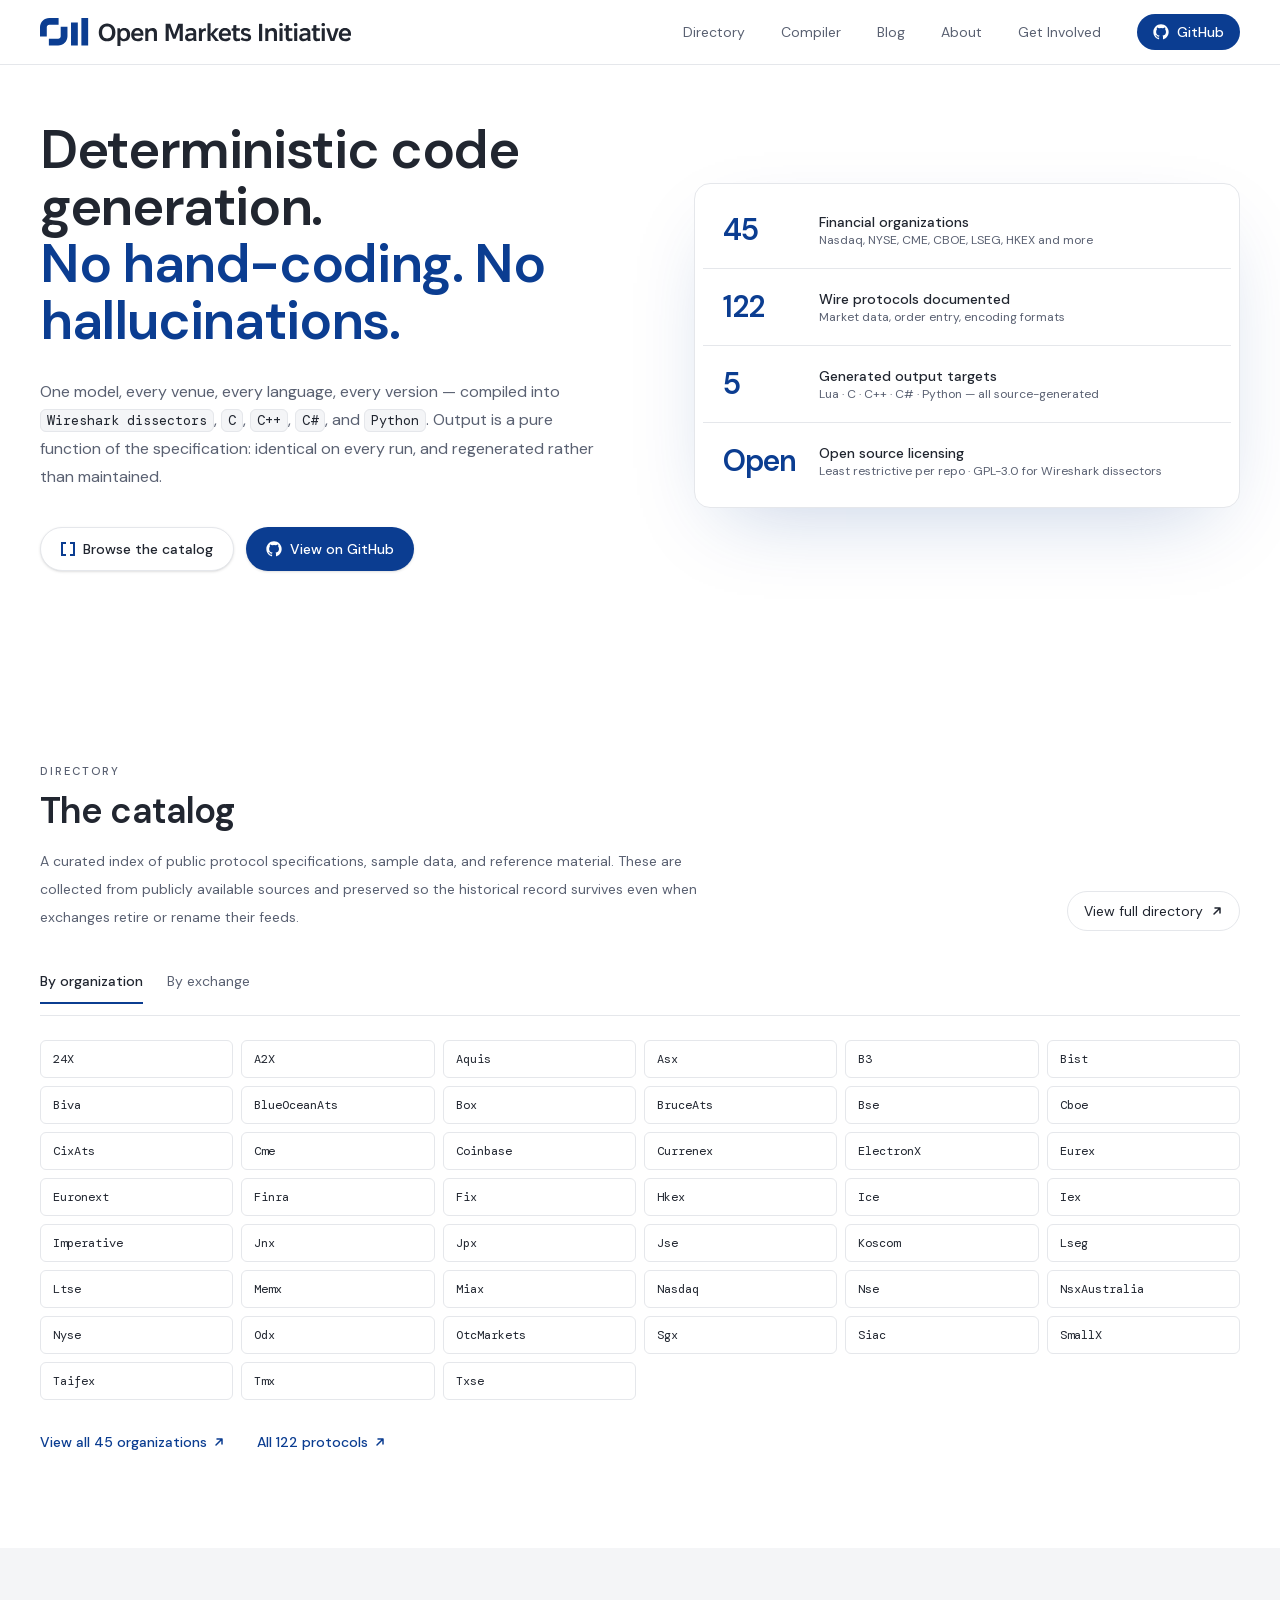
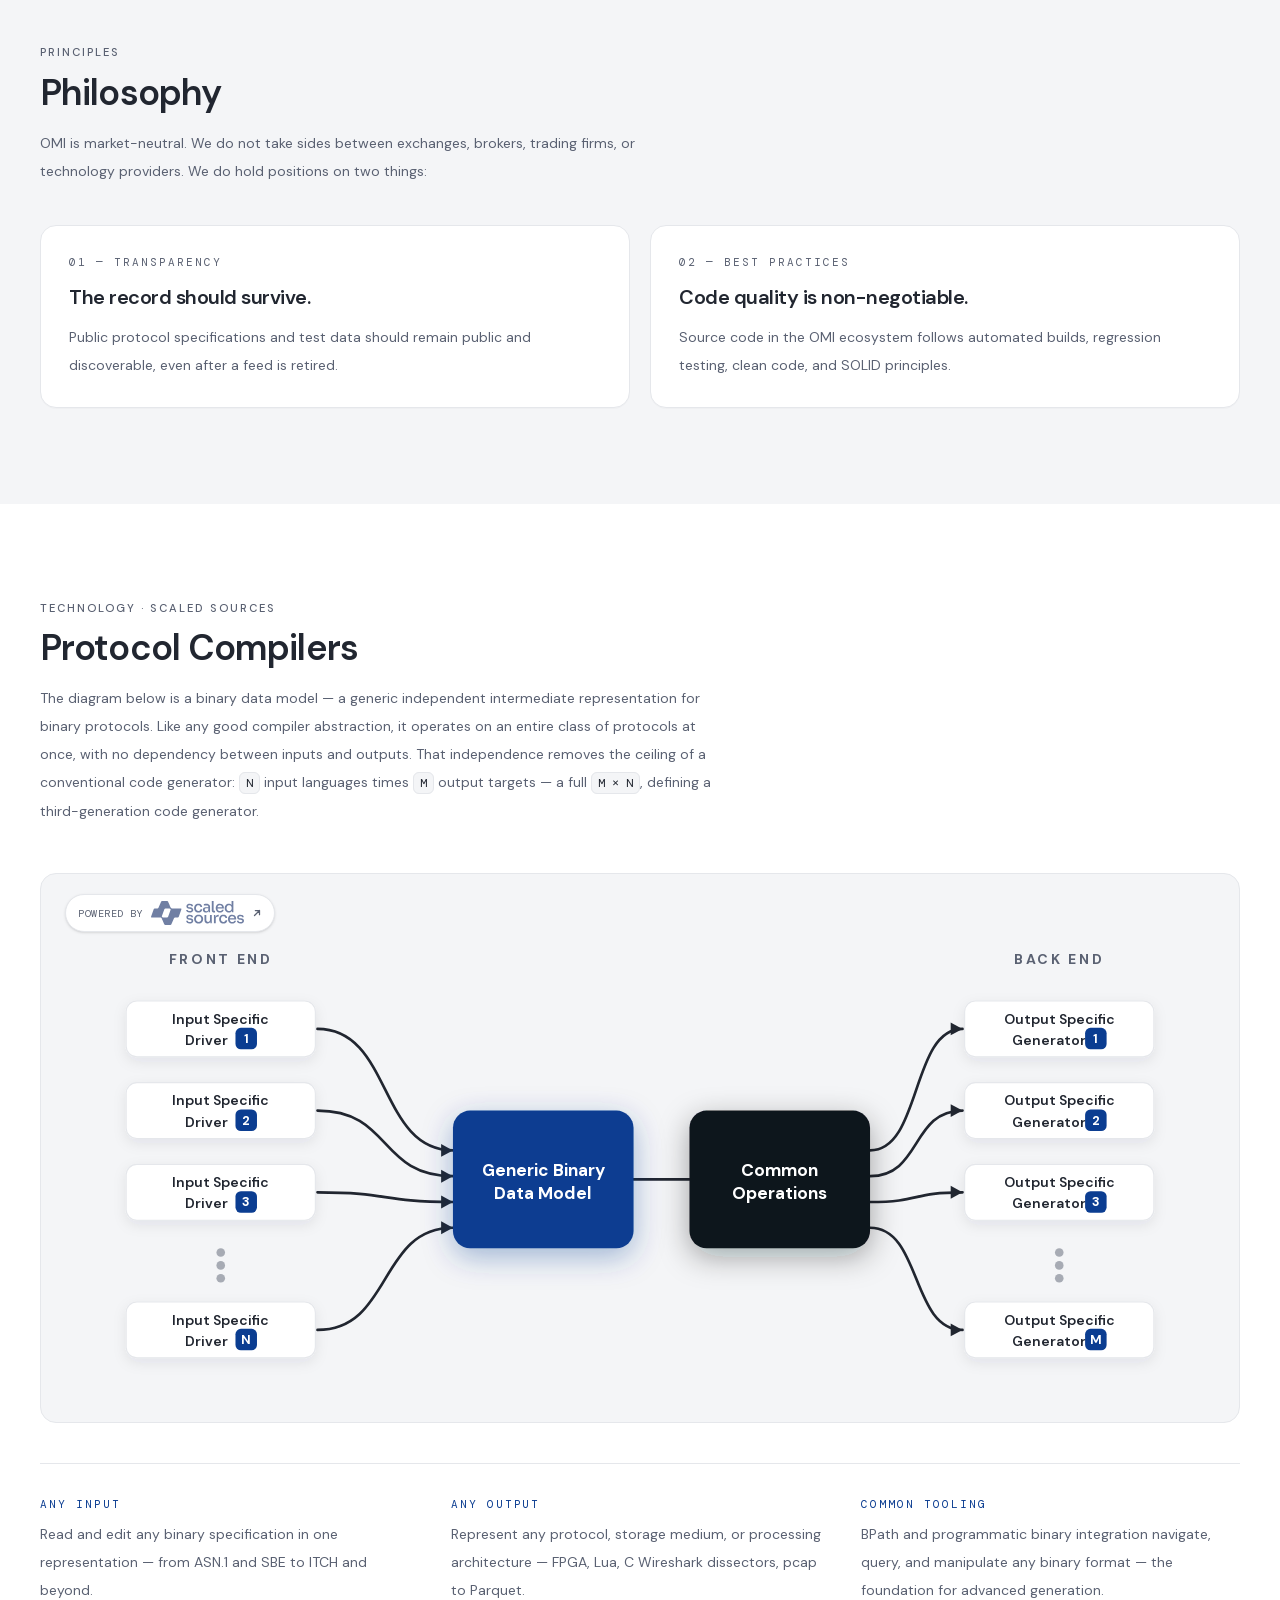
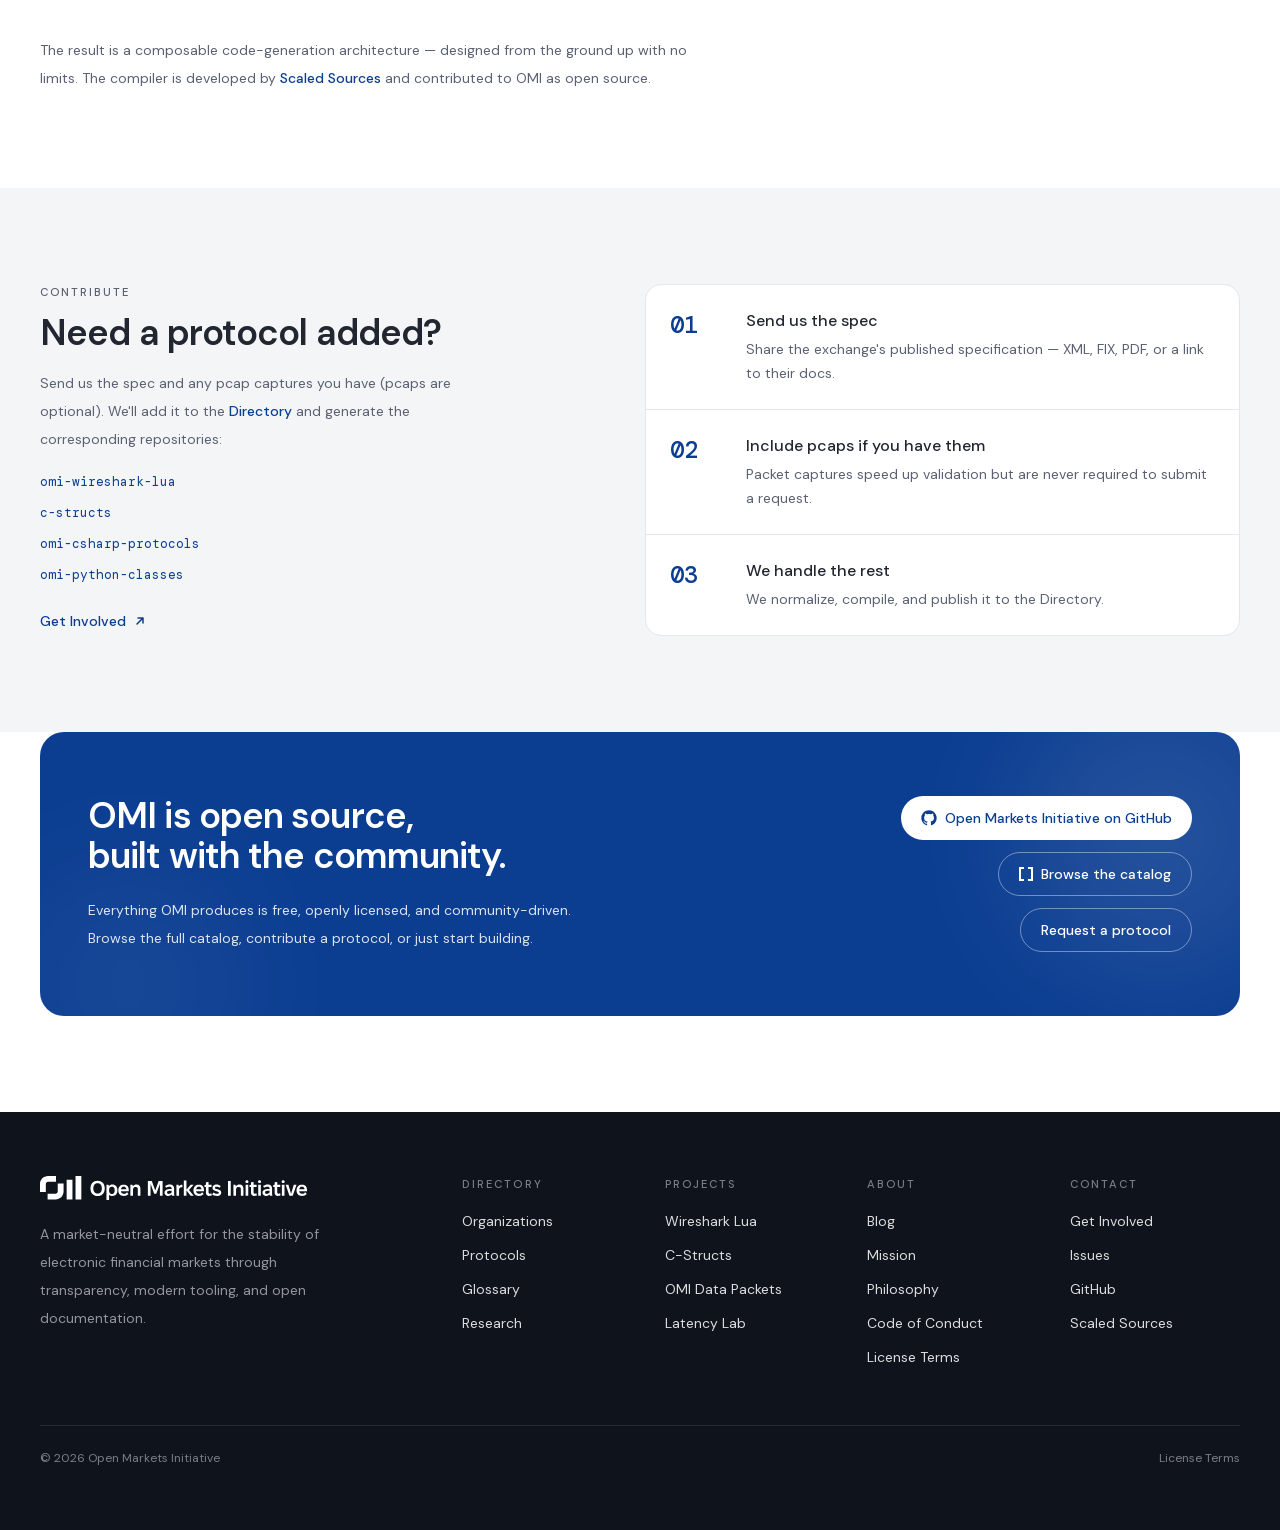
<file: index.html>
<!DOCTYPE html><html lang="en" class="dm_sans_d89fb377-module__B_rulq__variable dm_mono_ed3df95c-module__D4oVwa__variable antialiased"><head><meta charSet="utf-8"/><meta name="viewport" content="width=device-width, initial-scale=1"/><link rel="preload" href="/_next/static/media/36363bfb06833f56-s.p.38hmww4cj4vme.woff2" as="font" crossorigin="" type="font/woff2"/><link rel="preload" href="/_next/static/media/5c285b27cdda1fe8-s.p.2_mbdogr7ni8i.woff2" as="font" crossorigin="" type="font/woff2"/><link rel="preload" href="/_next/static/media/a73419dd2ba2d841-s.p.2yee423r7ahpo.woff2" as="font" crossorigin="" type="font/woff2"/><link rel="preload" as="image" href="/omi-wide-color-light.svg"/><link rel="stylesheet" href="/_next/static/chunks/2pm63nl_u_ya6.css" data-precedence="next"/><link rel="preload" as="script" fetchPriority="low" href="/_next/static/chunks/3si9o-rgj1z6x.js"/><script src="/_next/static/chunks/15orcrkp-_9ct.js" async=""></script><script src="/_next/static/chunks/2cya-h6pss2j9.js" async=""></script><script src="/_next/static/chunks/0mr0fnckbkr54.js" async=""></script><script src="/_next/static/chunks/turbopack-43yii3-daxx03.js" async=""></script><script src="/_next/static/chunks/05-c3ty_6dwfk.js" async=""></script><script src="/_next/static/chunks/14mrh2-p_w84d.js" async=""></script><script src="/_next/static/chunks/1y_hdt8qencur.js" async=""></script><meta name="next-size-adjust" content=""/><title>Open Markets Initiative — Democratizing access to modern electronic markets</title><meta name="description" content="A market-neutral effort for the stability of electronic financial markets through transparency, modern tooling, and open documentation."/><link rel="icon" href="/favicon.ico?favicon.0s_ock0-dxoru.ico" sizes="32x32" type="image/x-icon"/><script src="/_next/static/chunks/0cz1d0mv5g_q7.js" noModule=""></script></head><body><div hidden=""><!--$--><!--/$--></div><header class="sticky top-0 z-40 border-b border-border bg-white/85 backdrop-blur"><div class="mx-auto flex h-16 max-w-7xl items-center justify-between px-6 lg:px-10"><a class="flex items-center gap-2" href="/"><img alt="Open Markets Initiative" width="260" height="24" decoding="async" data-nimg="1" class="h-7 w-auto" style="color:transparent" src="/omi-wide-color-light.svg"/></a><nav class="hidden items-center gap-9 md:flex"><a class="text-sm text-ink-muted transition-colors hover:text-ink" href="/#directory">Directory</a><a class="text-sm text-ink-muted transition-colors hover:text-ink" href="/#compiler">Compiler</a><a class="text-sm text-ink-muted transition-colors hover:text-ink" href="/blogs/">Blog</a><a class="text-sm text-ink-muted transition-colors hover:text-ink" href="/#about">About</a><a class="text-sm text-ink-muted transition-colors hover:text-ink" href="/#contribute">Get Involved</a><a href="https://github.com/Open-Markets-Initiative" target="_blank" rel="noreferrer" class="inline-flex h-9 items-center gap-2 rounded-full bg-brand px-4 text-sm font-medium text-white transition-colors hover:bg-brand-dark"><svg viewBox="0 0 24 24" fill="currentColor" aria-hidden="true" class="h-4 w-4"><path d="M12 .5C5.65.5.5 5.65.5 12c0 5.08 3.29 9.39 7.86 10.92.58.1.79-.25.79-.56v-2c-3.2.7-3.87-1.37-3.87-1.37-.52-1.34-1.28-1.7-1.28-1.7-1.05-.72.08-.7.08-.7 1.16.08 1.77 1.2 1.77 1.2 1.03 1.77 2.7 1.26 3.36.96.1-.75.4-1.26.74-1.55-2.55-.29-5.24-1.28-5.24-5.7 0-1.26.45-2.29 1.19-3.1-.12-.3-.52-1.48.11-3.08 0 0 .97-.31 3.18 1.18a11 11 0 0 1 5.79 0c2.2-1.49 3.17-1.18 3.17-1.18.63 1.6.23 2.78.11 3.08.74.81 1.19 1.84 1.19 3.1 0 4.43-2.69 5.41-5.25 5.7.41.35.78 1.05.78 2.12v3.14c0 .31.21.67.8.56C20.21 21.38 23.5 17.08 23.5 12c0-6.35-5.15-11.5-11.5-11.5Z"></path></svg>GitHub</a></nav></div></header><main><section class="relative overflow-hidden bg-white"><div class="mx-auto grid max-w-7xl items-center gap-16 px-6 pb-24 pt-10 lg:grid-cols-[1.05fr_1fr] lg:gap-20 lg:px-10 lg:pt-14"><div><h1 class="text-[2.75rem] font-semibold leading-[1.05] tracking-tight text-ink sm:text-5xl lg:text-[3.4rem]">Deterministic code generation.<br/><span class="text-brand">No hand-coding. No hallucinations.</span></h1><p class="mt-7 max-w-xl text-base leading-7 text-ink-muted">One model, every venue, every language, every version — compiled into <code class="rounded-md border border-border bg-surface-muted px-1.5 py-0.5 font-mono text-[0.85em] text-ink">Wireshark dissectors</code>,<!-- --> <code class="rounded-md border border-border bg-surface-muted px-1.5 py-0.5 font-mono text-[0.85em] text-ink">C</code>, <code class="rounded-md border border-border bg-surface-muted px-1.5 py-0.5 font-mono text-[0.85em] text-ink">C++</code>,<!-- --> <code class="rounded-md border border-border bg-surface-muted px-1.5 py-0.5 font-mono text-[0.85em] text-ink">C#</code>, and <code class="rounded-md border border-border bg-surface-muted px-1.5 py-0.5 font-mono text-[0.85em] text-ink">Python</code>. Output is a pure function of the specification: identical on every run, and regenerated rather than maintained.</p><div class="mt-9 flex flex-wrap items-center gap-3"><a class="inline-flex h-11 items-center gap-2 rounded-full border border-border bg-white px-5 text-sm font-medium text-ink shadow-sm transition-colors hover:border-ink/30 hover:bg-surface-muted" href="/#directory"><svg viewBox="0 0 14 14" fill="currentColor" aria-hidden="true" class="h-3.5 w-3.5 text-brand"><path d="M5 0v2H2v10h3v2H0V0zM9 0h5v14H9v-2h3V2H9z"></path></svg>Browse the catalog</a><a href="https://github.com/Open-Markets-Initiative" target="_blank" rel="noreferrer" class="inline-flex h-11 items-center gap-2 rounded-full bg-brand px-5 text-sm font-medium text-white shadow-sm transition-colors hover:bg-brand-dark"><svg viewBox="0 0 24 24" fill="currentColor" aria-hidden="true" class="h-4 w-4"><path d="M12 .5C5.65.5.5 5.65.5 12c0 5.08 3.29 9.39 7.86 10.92.58.1.79-.25.79-.56v-2c-3.2.7-3.87-1.37-3.87-1.37-.52-1.34-1.28-1.7-1.28-1.7-1.05-.72.08-.7.08-.7 1.16.08 1.77 1.2 1.77 1.2 1.03 1.77 2.7 1.26 3.36.96.1-.75.4-1.26.74-1.55-2.55-.29-5.24-1.28-5.24-5.7 0-1.26.45-2.29 1.19-3.1-.12-.3-.52-1.48.11-3.08 0 0 .97-.31 3.18 1.18a11 11 0 0 1 5.79 0c2.2-1.49 3.17-1.18 3.17-1.18.63 1.6.23 2.78.11 3.08.74.81 1.19 1.84 1.19 3.1 0 4.43-2.69 5.41-5.25 5.7.41.35.78 1.05.78 2.12v3.14c0 .31.21.67.8.56C20.21 21.38 23.5 17.08 23.5 12c0-6.35-5.15-11.5-11.5-11.5Z"></path></svg>View on GitHub</a></div></div><div><div class="rounded-2xl border border-border bg-white p-2 shadow-[0_30px_80px_-30px_rgba(11,61,145,0.25)]"><ul class="divide-y divide-border"><li class="grid grid-cols-[80px_1fr] items-center gap-4 px-5 py-5"><span class="text-3xl font-semibold tracking-tight text-brand">45</span><div><p class="text-sm font-medium text-ink">Financial organizations</p><p class="text-xs text-ink-muted">Nasdaq, NYSE, CME, CBOE, LSEG, HKEX and more</p></div></li><li class="grid grid-cols-[80px_1fr] items-center gap-4 px-5 py-5"><span class="text-3xl font-semibold tracking-tight text-brand">122</span><div><p class="text-sm font-medium text-ink">Wire protocols documented</p><p class="text-xs text-ink-muted">Market data, order entry, encoding formats</p></div></li><li class="grid grid-cols-[80px_1fr] items-center gap-4 px-5 py-5"><span class="text-3xl font-semibold tracking-tight text-brand">5</span><div><p class="text-sm font-medium text-ink">Generated output targets</p><p class="text-xs text-ink-muted">Lua · C · C++ · C# · Python — all source-generated</p></div></li><li class="grid grid-cols-[80px_1fr] items-center gap-4 px-5 py-5"><span class="text-3xl font-semibold tracking-tight text-brand">Open</span><div><p class="text-sm font-medium text-ink">Open source licensing</p><p class="text-xs text-ink-muted">Least restrictive per repo · GPL-3.0 for Wireshark dissectors</p></div></li></ul></div></div></div></section><section id="directory" class="bg-white py-24"><div class="mx-auto max-w-7xl px-6 lg:px-10"><p class="text-[0.7rem] font-medium uppercase tracking-[0.18em] text-ink-muted">Directory</p><div class="mt-3 flex flex-col gap-6 sm:flex-row sm:items-end sm:justify-between"><div class="max-w-2xl"><h2 class="text-3xl font-semibold tracking-tight text-ink sm:text-4xl">The catalog</h2><p class="mt-4 text-sm leading-7 text-ink-muted">A curated index of public protocol specifications, sample data, and reference material. These are collected from publicly available sources and preserved so the historical record survives even when exchanges retire or rename their feeds.</p></div><a href="https://github.com/Open-Markets-Initiative/Directory" target="_blank" rel="noreferrer" class="inline-flex h-10 shrink-0 items-center gap-2 self-start rounded-full border border-border px-4 text-sm text-ink transition-colors hover:border-ink/30 hover:bg-surface-muted sm:self-end">View full directory <svg viewBox="0 0 12 12" fill="none" stroke="currentColor" stroke-width="1.5" stroke-linecap="round" stroke-linejoin="round" aria-hidden="true" class="h-3 w-3"><path d="M3 9 9 3M4 3h5v5"></path></svg></a></div><div class="mt-10 flex flex-wrap items-center gap-6 border-b border-border pb-3"><button type="button" aria-pressed="true" class="relative pb-3 text-sm font-medium text-ink after:absolute after:inset-x-0 after:-bottom-[1px] after:h-[2px] after:bg-brand">By organization</button><button type="button" aria-pressed="false" class="pb-3 text-sm text-ink-muted transition-colors hover:text-ink">By exchange</button></div><ul class="mt-6 grid grid-cols-2 gap-2 sm:grid-cols-3 md:grid-cols-4 lg:grid-cols-6"><li><a href="https://github.com/Open-Markets-Initiative/Directory/tree/main/Organizations/24X" target="_blank" rel="noreferrer" class="block rounded-md border border-border bg-white px-3 py-2.5 font-mono text-xs text-ink transition-colors hover:border-brand/40 hover:bg-brand/[0.04] hover:text-brand">24X</a></li><li><a href="https://github.com/Open-Markets-Initiative/Directory/tree/main/Organizations/A2X" target="_blank" rel="noreferrer" class="block rounded-md border border-border bg-white px-3 py-2.5 font-mono text-xs text-ink transition-colors hover:border-brand/40 hover:bg-brand/[0.04] hover:text-brand">A2X</a></li><li><a href="https://github.com/Open-Markets-Initiative/Directory/tree/main/Organizations/Aquis" target="_blank" rel="noreferrer" class="block rounded-md border border-border bg-white px-3 py-2.5 font-mono text-xs text-ink transition-colors hover:border-brand/40 hover:bg-brand/[0.04] hover:text-brand">Aquis</a></li><li><a href="https://github.com/Open-Markets-Initiative/Directory/tree/main/Organizations/Asx" target="_blank" rel="noreferrer" class="block rounded-md border border-border bg-white px-3 py-2.5 font-mono text-xs text-ink transition-colors hover:border-brand/40 hover:bg-brand/[0.04] hover:text-brand">Asx</a></li><li><a href="https://github.com/Open-Markets-Initiative/Directory/tree/main/Organizations/B3" target="_blank" rel="noreferrer" class="block rounded-md border border-border bg-white px-3 py-2.5 font-mono text-xs text-ink transition-colors hover:border-brand/40 hover:bg-brand/[0.04] hover:text-brand">B3</a></li><li><a href="https://github.com/Open-Markets-Initiative/Directory/tree/main/Organizations/Bist" target="_blank" rel="noreferrer" class="block rounded-md border border-border bg-white px-3 py-2.5 font-mono text-xs text-ink transition-colors hover:border-brand/40 hover:bg-brand/[0.04] hover:text-brand">Bist</a></li><li><a href="https://github.com/Open-Markets-Initiative/Directory/tree/main/Organizations/Biva" target="_blank" rel="noreferrer" class="block rounded-md border border-border bg-white px-3 py-2.5 font-mono text-xs text-ink transition-colors hover:border-brand/40 hover:bg-brand/[0.04] hover:text-brand">Biva</a></li><li><a href="https://github.com/Open-Markets-Initiative/Directory/tree/main/Organizations/BlueOceanAts" target="_blank" rel="noreferrer" class="block rounded-md border border-border bg-white px-3 py-2.5 font-mono text-xs text-ink transition-colors hover:border-brand/40 hover:bg-brand/[0.04] hover:text-brand">BlueOceanAts</a></li><li><a href="https://github.com/Open-Markets-Initiative/Directory/tree/main/Organizations/Box" target="_blank" rel="noreferrer" class="block rounded-md border border-border bg-white px-3 py-2.5 font-mono text-xs text-ink transition-colors hover:border-brand/40 hover:bg-brand/[0.04] hover:text-brand">Box</a></li><li><a href="https://github.com/Open-Markets-Initiative/Directory/tree/main/Organizations/BruceAts" target="_blank" rel="noreferrer" class="block rounded-md border border-border bg-white px-3 py-2.5 font-mono text-xs text-ink transition-colors hover:border-brand/40 hover:bg-brand/[0.04] hover:text-brand">BruceAts</a></li><li><a href="https://github.com/Open-Markets-Initiative/Directory/tree/main/Organizations/Bse" target="_blank" rel="noreferrer" class="block rounded-md border border-border bg-white px-3 py-2.5 font-mono text-xs text-ink transition-colors hover:border-brand/40 hover:bg-brand/[0.04] hover:text-brand">Bse</a></li><li><a href="https://github.com/Open-Markets-Initiative/Directory/tree/main/Organizations/Cboe" target="_blank" rel="noreferrer" class="block rounded-md border border-border bg-white px-3 py-2.5 font-mono text-xs text-ink transition-colors hover:border-brand/40 hover:bg-brand/[0.04] hover:text-brand">Cboe</a></li><li><a href="https://github.com/Open-Markets-Initiative/Directory/tree/main/Organizations/CixAts" target="_blank" rel="noreferrer" class="block rounded-md border border-border bg-white px-3 py-2.5 font-mono text-xs text-ink transition-colors hover:border-brand/40 hover:bg-brand/[0.04] hover:text-brand">CixAts</a></li><li><a href="https://github.com/Open-Markets-Initiative/Directory/tree/main/Organizations/Cme" target="_blank" rel="noreferrer" class="block rounded-md border border-border bg-white px-3 py-2.5 font-mono text-xs text-ink transition-colors hover:border-brand/40 hover:bg-brand/[0.04] hover:text-brand">Cme</a></li><li><a href="https://github.com/Open-Markets-Initiative/Directory/tree/main/Organizations/Coinbase" target="_blank" rel="noreferrer" class="block rounded-md border border-border bg-white px-3 py-2.5 font-mono text-xs text-ink transition-colors hover:border-brand/40 hover:bg-brand/[0.04] hover:text-brand">Coinbase</a></li><li><a href="https://github.com/Open-Markets-Initiative/Directory/tree/main/Organizations/Currenex" target="_blank" rel="noreferrer" class="block rounded-md border border-border bg-white px-3 py-2.5 font-mono text-xs text-ink transition-colors hover:border-brand/40 hover:bg-brand/[0.04] hover:text-brand">Currenex</a></li><li><a href="https://github.com/Open-Markets-Initiative/Directory/tree/main/Organizations/ElectronX" target="_blank" rel="noreferrer" class="block rounded-md border border-border bg-white px-3 py-2.5 font-mono text-xs text-ink transition-colors hover:border-brand/40 hover:bg-brand/[0.04] hover:text-brand">ElectronX</a></li><li><a href="https://github.com/Open-Markets-Initiative/Directory/tree/main/Organizations/Eurex" target="_blank" rel="noreferrer" class="block rounded-md border border-border bg-white px-3 py-2.5 font-mono text-xs text-ink transition-colors hover:border-brand/40 hover:bg-brand/[0.04] hover:text-brand">Eurex</a></li><li><a href="https://github.com/Open-Markets-Initiative/Directory/tree/main/Organizations/Euronext" target="_blank" rel="noreferrer" class="block rounded-md border border-border bg-white px-3 py-2.5 font-mono text-xs text-ink transition-colors hover:border-brand/40 hover:bg-brand/[0.04] hover:text-brand">Euronext</a></li><li><a href="https://github.com/Open-Markets-Initiative/Directory/tree/main/Organizations/Finra" target="_blank" rel="noreferrer" class="block rounded-md border border-border bg-white px-3 py-2.5 font-mono text-xs text-ink transition-colors hover:border-brand/40 hover:bg-brand/[0.04] hover:text-brand">Finra</a></li><li><a href="https://github.com/Open-Markets-Initiative/Directory/tree/main/Organizations/Fix" target="_blank" rel="noreferrer" class="block rounded-md border border-border bg-white px-3 py-2.5 font-mono text-xs text-ink transition-colors hover:border-brand/40 hover:bg-brand/[0.04] hover:text-brand">Fix</a></li><li><a href="https://github.com/Open-Markets-Initiative/Directory/tree/main/Organizations/Hkex" target="_blank" rel="noreferrer" class="block rounded-md border border-border bg-white px-3 py-2.5 font-mono text-xs text-ink transition-colors hover:border-brand/40 hover:bg-brand/[0.04] hover:text-brand">Hkex</a></li><li><a href="https://github.com/Open-Markets-Initiative/Directory/tree/main/Organizations/Ice" target="_blank" rel="noreferrer" class="block rounded-md border border-border bg-white px-3 py-2.5 font-mono text-xs text-ink transition-colors hover:border-brand/40 hover:bg-brand/[0.04] hover:text-brand">Ice</a></li><li><a href="https://github.com/Open-Markets-Initiative/Directory/tree/main/Organizations/Iex" target="_blank" rel="noreferrer" class="block rounded-md border border-border bg-white px-3 py-2.5 font-mono text-xs text-ink transition-colors hover:border-brand/40 hover:bg-brand/[0.04] hover:text-brand">Iex</a></li><li><a href="https://github.com/Open-Markets-Initiative/Directory/tree/main/Organizations/Imperative" target="_blank" rel="noreferrer" class="block rounded-md border border-border bg-white px-3 py-2.5 font-mono text-xs text-ink transition-colors hover:border-brand/40 hover:bg-brand/[0.04] hover:text-brand">Imperative</a></li><li><a href="https://github.com/Open-Markets-Initiative/Directory/tree/main/Organizations/Jnx" target="_blank" rel="noreferrer" class="block rounded-md border border-border bg-white px-3 py-2.5 font-mono text-xs text-ink transition-colors hover:border-brand/40 hover:bg-brand/[0.04] hover:text-brand">Jnx</a></li><li><a href="https://github.com/Open-Markets-Initiative/Directory/tree/main/Organizations/Jpx" target="_blank" rel="noreferrer" class="block rounded-md border border-border bg-white px-3 py-2.5 font-mono text-xs text-ink transition-colors hover:border-brand/40 hover:bg-brand/[0.04] hover:text-brand">Jpx</a></li><li><a href="https://github.com/Open-Markets-Initiative/Directory/tree/main/Organizations/Jse" target="_blank" rel="noreferrer" class="block rounded-md border border-border bg-white px-3 py-2.5 font-mono text-xs text-ink transition-colors hover:border-brand/40 hover:bg-brand/[0.04] hover:text-brand">Jse</a></li><li><a href="https://github.com/Open-Markets-Initiative/Directory/tree/main/Organizations/Koscom" target="_blank" rel="noreferrer" class="block rounded-md border border-border bg-white px-3 py-2.5 font-mono text-xs text-ink transition-colors hover:border-brand/40 hover:bg-brand/[0.04] hover:text-brand">Koscom</a></li><li><a href="https://github.com/Open-Markets-Initiative/Directory/tree/main/Organizations/Lseg" target="_blank" rel="noreferrer" class="block rounded-md border border-border bg-white px-3 py-2.5 font-mono text-xs text-ink transition-colors hover:border-brand/40 hover:bg-brand/[0.04] hover:text-brand">Lseg</a></li><li><a href="https://github.com/Open-Markets-Initiative/Directory/tree/main/Organizations/Ltse" target="_blank" rel="noreferrer" class="block rounded-md border border-border bg-white px-3 py-2.5 font-mono text-xs text-ink transition-colors hover:border-brand/40 hover:bg-brand/[0.04] hover:text-brand">Ltse</a></li><li><a href="https://github.com/Open-Markets-Initiative/Directory/tree/main/Organizations/Memx" target="_blank" rel="noreferrer" class="block rounded-md border border-border bg-white px-3 py-2.5 font-mono text-xs text-ink transition-colors hover:border-brand/40 hover:bg-brand/[0.04] hover:text-brand">Memx</a></li><li><a href="https://github.com/Open-Markets-Initiative/Directory/tree/main/Organizations/Miax" target="_blank" rel="noreferrer" class="block rounded-md border border-border bg-white px-3 py-2.5 font-mono text-xs text-ink transition-colors hover:border-brand/40 hover:bg-brand/[0.04] hover:text-brand">Miax</a></li><li><a href="https://github.com/Open-Markets-Initiative/Directory/tree/main/Organizations/Nasdaq" target="_blank" rel="noreferrer" class="block rounded-md border border-border bg-white px-3 py-2.5 font-mono text-xs text-ink transition-colors hover:border-brand/40 hover:bg-brand/[0.04] hover:text-brand">Nasdaq</a></li><li><a href="https://github.com/Open-Markets-Initiative/Directory/tree/main/Organizations/Nse" target="_blank" rel="noreferrer" class="block rounded-md border border-border bg-white px-3 py-2.5 font-mono text-xs text-ink transition-colors hover:border-brand/40 hover:bg-brand/[0.04] hover:text-brand">Nse</a></li><li><a href="https://github.com/Open-Markets-Initiative/Directory/tree/main/Organizations/NsxAustralia" target="_blank" rel="noreferrer" class="block rounded-md border border-border bg-white px-3 py-2.5 font-mono text-xs text-ink transition-colors hover:border-brand/40 hover:bg-brand/[0.04] hover:text-brand">NsxAustralia</a></li><li><a href="https://github.com/Open-Markets-Initiative/Directory/tree/main/Organizations/Nyse" target="_blank" rel="noreferrer" class="block rounded-md border border-border bg-white px-3 py-2.5 font-mono text-xs text-ink transition-colors hover:border-brand/40 hover:bg-brand/[0.04] hover:text-brand">Nyse</a></li><li><a href="https://github.com/Open-Markets-Initiative/Directory/tree/main/Organizations/Odx" target="_blank" rel="noreferrer" class="block rounded-md border border-border bg-white px-3 py-2.5 font-mono text-xs text-ink transition-colors hover:border-brand/40 hover:bg-brand/[0.04] hover:text-brand">Odx</a></li><li><a href="https://github.com/Open-Markets-Initiative/Directory/tree/main/Organizations/OtcMarkets" target="_blank" rel="noreferrer" class="block rounded-md border border-border bg-white px-3 py-2.5 font-mono text-xs text-ink transition-colors hover:border-brand/40 hover:bg-brand/[0.04] hover:text-brand">OtcMarkets</a></li><li><a href="https://github.com/Open-Markets-Initiative/Directory/tree/main/Organizations/Sgx" target="_blank" rel="noreferrer" class="block rounded-md border border-border bg-white px-3 py-2.5 font-mono text-xs text-ink transition-colors hover:border-brand/40 hover:bg-brand/[0.04] hover:text-brand">Sgx</a></li><li><a href="https://github.com/Open-Markets-Initiative/Directory/tree/main/Organizations/Siac" target="_blank" rel="noreferrer" class="block rounded-md border border-border bg-white px-3 py-2.5 font-mono text-xs text-ink transition-colors hover:border-brand/40 hover:bg-brand/[0.04] hover:text-brand">Siac</a></li><li><a href="https://github.com/Open-Markets-Initiative/Directory/tree/main/Organizations/SmallX" target="_blank" rel="noreferrer" class="block rounded-md border border-border bg-white px-3 py-2.5 font-mono text-xs text-ink transition-colors hover:border-brand/40 hover:bg-brand/[0.04] hover:text-brand">SmallX</a></li><li><a href="https://github.com/Open-Markets-Initiative/Directory/tree/main/Organizations/Taifex" target="_blank" rel="noreferrer" class="block rounded-md border border-border bg-white px-3 py-2.5 font-mono text-xs text-ink transition-colors hover:border-brand/40 hover:bg-brand/[0.04] hover:text-brand">Taifex</a></li><li><a href="https://github.com/Open-Markets-Initiative/Directory/tree/main/Organizations/Tmx" target="_blank" rel="noreferrer" class="block rounded-md border border-border bg-white px-3 py-2.5 font-mono text-xs text-ink transition-colors hover:border-brand/40 hover:bg-brand/[0.04] hover:text-brand">Tmx</a></li><li><a href="https://github.com/Open-Markets-Initiative/Directory/tree/main/Organizations/Txse" target="_blank" rel="noreferrer" class="block rounded-md border border-border bg-white px-3 py-2.5 font-mono text-xs text-ink transition-colors hover:border-brand/40 hover:bg-brand/[0.04] hover:text-brand">Txse</a></li></ul><div class="mt-8 flex flex-wrap gap-x-8 gap-y-2"><a href="https://github.com/Open-Markets-Initiative/Directory" target="_blank" rel="noreferrer" class="inline-flex items-center gap-1.5 text-sm font-medium text-brand hover:text-brand-dark">View all <!-- -->45<!-- --> organizations<!-- --> <svg viewBox="0 0 12 12" fill="none" stroke="currentColor" stroke-width="1.5" stroke-linecap="round" stroke-linejoin="round" aria-hidden="true" class="h-3 w-3"><path d="M3 9 9 3M4 3h5v5"></path></svg></a><a href="https://github.com/Open-Markets-Initiative/Directory/tree/main/Protocols" target="_blank" rel="noreferrer" class="inline-flex items-center gap-1.5 text-sm font-medium text-brand hover:text-brand-dark">All <!-- -->122<!-- --> protocols<!-- --> <svg viewBox="0 0 12 12" fill="none" stroke="currentColor" stroke-width="1.5" stroke-linecap="round" stroke-linejoin="round" aria-hidden="true" class="h-3 w-3"><path d="M3 9 9 3M4 3h5v5"></path></svg></a></div></div></section><section id="about" class="bg-surface-muted py-24"><div class="mx-auto max-w-7xl px-6 lg:px-10"><p class="text-[0.7rem] font-medium uppercase tracking-[0.18em] text-ink-muted">Principles</p><h2 class="mt-3 text-3xl font-semibold tracking-tight text-ink sm:text-4xl">Philosophy</h2><p class="mt-4 max-w-2xl text-sm leading-7 text-ink-muted">OMI is market-neutral. We do not take sides between exchanges, brokers, trading firms, or technology providers. We do hold positions on two things:</p><div class="mt-10 grid gap-5 md:grid-cols-2"><article class="rounded-2xl border border-border bg-white p-7 shadow-[0_1px_0_rgba(0,0,0,0.02)]"><p class="font-mono text-[11px] uppercase tracking-[0.18em] text-ink-muted">01<!-- --> — <!-- -->Transparency</p><h3 class="mt-3 text-xl font-semibold tracking-tight text-ink">The record should survive.</h3><p class="mt-3 text-sm leading-7 text-ink-muted">Public protocol specifications and test data should remain public and discoverable, even after a feed is retired.</p></article><article class="rounded-2xl border border-border bg-white p-7 shadow-[0_1px_0_rgba(0,0,0,0.02)]"><p class="font-mono text-[11px] uppercase tracking-[0.18em] text-ink-muted">02<!-- --> — <!-- -->Best practices</p><h3 class="mt-3 text-xl font-semibold tracking-tight text-ink">Code quality is non-negotiable.</h3><p class="mt-3 text-sm leading-7 text-ink-muted">Source code in the OMI ecosystem follows automated builds, regression testing, clean code, and SOLID principles.</p></article></div></div></section><section id="compiler" class="bg-white py-24"><div class="mx-auto max-w-7xl px-6 lg:px-10"><p class="text-[0.7rem] font-medium uppercase tracking-[0.18em] text-ink-muted">Technology · Scaled Sources</p><h2 class="mt-3 text-3xl font-semibold tracking-tight text-ink sm:text-4xl">Protocol Compilers</h2><p class="mt-4 max-w-2xl text-sm leading-7 text-ink-muted">The diagram below is a binary data model — a generic independent intermediate representation for binary protocols. Like any good compiler abstraction, it operates on an entire class of protocols at once, with no dependency between inputs and outputs. That independence removes the ceiling of a conventional code generator:<!-- --> <code class="rounded-md border border-border bg-surface-muted px-1.5 py-0.5 font-mono text-[0.85em] text-ink">N</code> input languages times<!-- --> <code class="rounded-md border border-border bg-surface-muted px-1.5 py-0.5 font-mono text-[0.85em] text-ink">M</code> output targets — a full<!-- --> <code class="rounded-md border border-border bg-surface-muted px-1.5 py-0.5 font-mono text-[0.85em] text-ink">M × N</code>, defining a third-generation code generator.</p><div class="relative mt-12 rounded-2xl border border-border bg-surface-muted p-6 sm:p-10"><a href="https://scaledsources.com" target="_blank" rel="noreferrer" class="group absolute left-4 top-3 inline-flex items-center gap-2 rounded-full border border-border bg-white px-3 py-1.5 font-mono text-[10px] uppercase tracking-wider text-ink-muted shadow-sm transition-colors hover:border-brand hover:text-brand sm:left-6 sm:top-5">Powered by<img alt="Scaled Sources" loading="lazy" width="155" height="40" decoding="async" data-nimg="1" class="h-6 w-auto" style="color:transparent" src="/scaled-sources-wordmark.svg"/><svg viewBox="0 0 12 12" fill="none" stroke="currentColor" stroke-width="1.5" stroke-linecap="round" stroke-linejoin="round" aria-hidden="true" class="h-2.5 w-2.5 transition-transform group-hover:translate-x-0.5 group-hover:-translate-y-0.5"><path d="M3 9 9 3M4 3h5v5"></path></svg></a><svg viewBox="0 0 1040 420" class="mt-4 h-auto w-full" role="img" aria-labelledby="pipeline-title pipeline-desc"><title id="pipeline-title">Generic independent intermediate representation</title><desc id="pipeline-desc">Input-specific drivers normalize venue specifications into a generic binary data model; common operations then drive output-specific generators for each target language.</desc><defs><filter id="cardShadow" x="-20%" y="-20%" width="140%" height="160%"><feDropShadow dx="0" dy="4" stdDeviation="6" flood-color="#212630" flood-opacity="0.08"></feDropShadow></filter><filter id="brandShadow" x="-40%" y="-40%" width="180%" height="200%"><feDropShadow dx="0" dy="8" stdDeviation="14" flood-color="#0b3d91" flood-opacity="0.35"></feDropShadow></filter><filter id="darkShadow" x="-40%" y="-40%" width="180%" height="200%"><feDropShadow dx="0" dy="8" stdDeviation="14" flood-color="#0e131c" flood-opacity="0.35"></feDropShadow></filter></defs><text x="130" y="32" text-anchor="middle" font-size="13" font-weight="700" letter-spacing="2.5" fill="#5a6172">FRONT END</text><text x="910" y="32" text-anchor="middle" font-size="13" font-weight="700" letter-spacing="2.5" fill="#5a6172">BACK END</text><g><path d="M 220 92 C 289.3 92, 276.7 205, 346 205" fill="none" stroke="#212630" stroke-width="2.5" stroke-linecap="round"></path><path d="M 346 205 l -11 -6 l 0 12 z" fill="#212630"></path></g><g><path d="M 220 168 C 289.3 168, 276.7 229, 346 229" fill="none" stroke="#212630" stroke-width="2.5" stroke-linecap="round"></path><path d="M 346 229 l -11 -6 l 0 12 z" fill="#212630"></path></g><g><path d="M 220 244 C 289.3 244, 276.7 253, 346 253" fill="none" stroke="#212630" stroke-width="2.5" stroke-linecap="round"></path><path d="M 346 253 l -11 -6 l 0 12 z" fill="#212630"></path></g><g><path d="M 220 372 C 289.3 372, 276.7 277, 346 277" fill="none" stroke="#212630" stroke-width="2.5" stroke-linecap="round"></path><path d="M 346 277 l -11 -6 l 0 12 z" fill="#212630"></path></g><g><path d="M 514 232 H 566" fill="none" stroke="#212630" stroke-width="2.5" stroke-linecap="round"></path><path d="M 232 566 l -11 -6 l 0 12 z" fill="#212630"></path></g><g><path d="M 734 205 C 782 205, 772 92, 820 92" fill="none" stroke="#212630" stroke-width="2.5" stroke-linecap="round"></path><path d="M 820 92 l -11 -6 l 0 12 z" fill="#212630"></path></g><g><path d="M 734 229 C 782 229, 772 168, 820 168" fill="none" stroke="#212630" stroke-width="2.5" stroke-linecap="round"></path><path d="M 820 168 l -11 -6 l 0 12 z" fill="#212630"></path></g><g><path d="M 734 253 C 782 253, 772 244, 820 244" fill="none" stroke="#212630" stroke-width="2.5" stroke-linecap="round"></path><path d="M 820 244 l -11 -6 l 0 12 z" fill="#212630"></path></g><g><path d="M 734 277 C 782 277, 772 372, 820 372" fill="none" stroke="#212630" stroke-width="2.5" stroke-linecap="round"></path><path d="M 820 372 l -11 -6 l 0 12 z" fill="#212630"></path></g><g><rect x="346" y="168" width="168" height="128" rx="16" fill="#0b3d91" filter="url(#brandShadow)"></rect><text x="430" y="229" text-anchor="middle" font-size="16" font-weight="700" fill="#ffffff">Generic Binary</text><text x="430" y="250" text-anchor="middle" font-size="16" font-weight="700" fill="#ffffff">Data Model</text></g><g><rect x="566" y="168" width="168" height="128" rx="16" fill="#0e131c" filter="url(#darkShadow)"></rect><text x="650" y="229" text-anchor="middle" font-size="16" font-weight="700" fill="#ffffff">Common</text><text x="650" y="250" text-anchor="middle" font-size="16" font-weight="700" fill="#ffffff">Operations</text></g><g><rect x="42" y="66" width="176" height="52" rx="10" fill="#ffffff" stroke="#e5e7eb" stroke-width="1" filter="url(#cardShadow)"></rect><text x="130" y="87" text-anchor="middle" font-size="13" font-weight="600" fill="#212630">Input Specific</text><text x="96.3" y="107" font-size="13" font-weight="600" fill="#212630">Driver</text><rect x="143.7" y="91" width="20" height="20" rx="5" fill="#0b3d91"></rect><text x="153.7" y="105" text-anchor="middle" font-size="12" font-weight="700" fill="#ffffff">1</text></g><g><rect x="42" y="142" width="176" height="52" rx="10" fill="#ffffff" stroke="#e5e7eb" stroke-width="1" filter="url(#cardShadow)"></rect><text x="130" y="163" text-anchor="middle" font-size="13" font-weight="600" fill="#212630">Input Specific</text><text x="96.3" y="183" font-size="13" font-weight="600" fill="#212630">Driver</text><rect x="143.7" y="167" width="20" height="20" rx="5" fill="#0b3d91"></rect><text x="153.7" y="181" text-anchor="middle" font-size="12" font-weight="700" fill="#ffffff">2</text></g><g><rect x="42" y="218" width="176" height="52" rx="10" fill="#ffffff" stroke="#e5e7eb" stroke-width="1" filter="url(#cardShadow)"></rect><text x="130" y="239" text-anchor="middle" font-size="13" font-weight="600" fill="#212630">Input Specific</text><text x="96.3" y="259" font-size="13" font-weight="600" fill="#212630">Driver</text><rect x="143.7" y="243" width="20" height="20" rx="5" fill="#0b3d91"></rect><text x="153.7" y="257" text-anchor="middle" font-size="12" font-weight="700" fill="#ffffff">3</text></g><g><rect x="42" y="346" width="176" height="52" rx="10" fill="#ffffff" stroke="#e5e7eb" stroke-width="1" filter="url(#cardShadow)"></rect><text x="130" y="367" text-anchor="middle" font-size="13" font-weight="600" fill="#212630">Input Specific</text><text x="96.3" y="387" font-size="13" font-weight="600" fill="#212630">Driver</text><rect x="143.7" y="371" width="20" height="20" rx="5" fill="#0b3d91"></rect><text x="153.7" y="385" text-anchor="middle" font-size="12" font-weight="700" fill="#ffffff">N</text></g><g><rect x="822" y="66" width="176" height="52" rx="10" fill="#ffffff" stroke="#e5e7eb" stroke-width="1" filter="url(#cardShadow)"></rect><text x="910" y="87" text-anchor="middle" font-size="13" font-weight="600" fill="#212630">Output Specific</text><text x="865.95" y="107" font-size="13" font-weight="600" fill="#212630">Generator</text><rect x="934.0500000000001" y="91" width="20" height="20" rx="5" fill="#0b3d91"></rect><text x="944.0500000000001" y="105" text-anchor="middle" font-size="12" font-weight="700" fill="#ffffff">1</text></g><g><rect x="822" y="142" width="176" height="52" rx="10" fill="#ffffff" stroke="#e5e7eb" stroke-width="1" filter="url(#cardShadow)"></rect><text x="910" y="163" text-anchor="middle" font-size="13" font-weight="600" fill="#212630">Output Specific</text><text x="865.95" y="183" font-size="13" font-weight="600" fill="#212630">Generator</text><rect x="934.0500000000001" y="167" width="20" height="20" rx="5" fill="#0b3d91"></rect><text x="944.0500000000001" y="181" text-anchor="middle" font-size="12" font-weight="700" fill="#ffffff">2</text></g><g><rect x="822" y="218" width="176" height="52" rx="10" fill="#ffffff" stroke="#e5e7eb" stroke-width="1" filter="url(#cardShadow)"></rect><text x="910" y="239" text-anchor="middle" font-size="13" font-weight="600" fill="#212630">Output Specific</text><text x="865.95" y="259" font-size="13" font-weight="600" fill="#212630">Generator</text><rect x="934.0500000000001" y="243" width="20" height="20" rx="5" fill="#0b3d91"></rect><text x="944.0500000000001" y="257" text-anchor="middle" font-size="12" font-weight="700" fill="#ffffff">3</text></g><g><rect x="822" y="346" width="176" height="52" rx="10" fill="#ffffff" stroke="#e5e7eb" stroke-width="1" filter="url(#cardShadow)"></rect><text x="910" y="367" text-anchor="middle" font-size="13" font-weight="600" fill="#212630">Output Specific</text><text x="865.95" y="387" font-size="13" font-weight="600" fill="#212630">Generator</text><rect x="934.0500000000001" y="371" width="20" height="20" rx="5" fill="#0b3d91"></rect><text x="944.0500000000001" y="385" text-anchor="middle" font-size="12" font-weight="700" fill="#ffffff">M</text></g><circle cx="130" cy="300" r="4" fill="#5a6172" fill-opacity="0.5"></circle><circle cx="130" cy="312" r="4" fill="#5a6172" fill-opacity="0.5"></circle><circle cx="130" cy="324" r="4" fill="#5a6172" fill-opacity="0.5"></circle><circle cx="910" cy="300" r="4" fill="#5a6172" fill-opacity="0.5"></circle><circle cx="910" cy="312" r="4" fill="#5a6172" fill-opacity="0.5"></circle><circle cx="910" cy="324" r="4" fill="#5a6172" fill-opacity="0.5"></circle></svg></div><div class="mt-10 grid gap-8 border-t border-border pt-8 sm:grid-cols-3"><div><p class="font-mono text-[11px] uppercase tracking-[0.18em] text-brand">Any input</p><p class="mt-2 text-sm leading-7 text-ink-muted">Read and edit any binary specification in one representation — from ASN.1 and SBE to ITCH and beyond.</p></div><div><p class="font-mono text-[11px] uppercase tracking-[0.18em] text-brand">Any output</p><p class="mt-2 text-sm leading-7 text-ink-muted">Represent any protocol, storage medium, or processing architecture — FPGA, Lua, C Wireshark dissectors, pcap to Parquet.</p></div><div><p class="font-mono text-[11px] uppercase tracking-[0.18em] text-brand">Common tooling</p><p class="mt-2 text-sm leading-7 text-ink-muted">BPath and programmatic binary integration navigate, query, and manipulate any binary format — the foundation for advanced generation.</p></div></div><p class="mt-8 max-w-2xl text-sm leading-7 text-ink-muted">The result is a composable code-generation architecture — designed from the ground up with no limits. The compiler is developed by<!-- --> <a href="https://scaledsources.com" target="_blank" rel="noreferrer" class="font-medium text-brand hover:text-brand-dark">Scaled Sources</a> <!-- -->and contributed to OMI as open source.</p></div></section><section id="contribute" class="bg-surface-muted py-24"><div class="mx-auto grid max-w-7xl gap-12 px-6 lg:grid-cols-[1fr_1.1fr] lg:gap-16 lg:px-10"><div><p class="text-[0.7rem] font-medium uppercase tracking-[0.18em] text-ink-muted">Contribute</p><h2 class="mt-3 text-3xl font-semibold tracking-tight text-ink sm:text-4xl">Need a protocol added?</h2><p class="mt-4 max-w-md text-sm leading-7 text-ink-muted">Send us the spec and any pcap captures you have (pcaps are optional). We&#x27;ll add it to the<!-- --> <a href="https://github.com/Open-Markets-Initiative/Directory" target="_blank" rel="noreferrer" class="font-medium text-brand hover:text-brand-dark">Directory</a> <!-- -->and generate the corresponding repositories:</p><ul class="mt-4 max-w-md space-y-1.5"><li><a href="https://github.com/Open-Markets-Initiative/omi-wireshark-lua" target="_blank" rel="noreferrer" class="font-mono text-[0.8rem] leading-6 text-brand hover:text-brand-dark">omi-wireshark-lua</a></li><li><a href="https://github.com/Open-Markets-Initiative/c-structs" target="_blank" rel="noreferrer" class="font-mono text-[0.8rem] leading-6 text-brand hover:text-brand-dark">c-structs</a></li><li><a href="https://github.com/Open-Markets-Initiative/omi-csharp-protocols" target="_blank" rel="noreferrer" class="font-mono text-[0.8rem] leading-6 text-brand hover:text-brand-dark">omi-csharp-protocols</a></li><li><a href="https://github.com/Open-Markets-Initiative/omi-python-classes" target="_blank" rel="noreferrer" class="font-mono text-[0.8rem] leading-6 text-brand hover:text-brand-dark">omi-python-classes</a></li></ul><a href="https://docs.google.com/forms/d/e/1FAIpQLSfwDeAPZYVrH0HzZsr7Yliy6OI7CuiSVox1f_ygNFf1UwZuqQ/viewform" target="_blank" rel="noreferrer" class="mt-6 inline-flex items-center gap-2 text-sm font-medium text-brand hover:text-brand-dark">Get Involved<svg viewBox="0 0 12 12" fill="none" stroke="currentColor" stroke-width="1.5" stroke-linecap="round" stroke-linejoin="round" aria-hidden="true" class="h-3 w-3"><path d="M3 9 9 3M4 3h5v5"></path></svg></a></div><div><ol class="divide-y divide-border rounded-2xl border border-border bg-white"><li class="grid grid-cols-[56px_1fr] items-start gap-5 px-6 py-6"><span class="font-mono text-2xl font-medium text-brand">01</span><div><p class="font-medium text-ink">Send us the spec</p><p class="mt-1 text-sm leading-6 text-ink-muted">Share the exchange&#x27;s published specification — XML, FIX, PDF, or a link to their docs.</p></div></li><li class="grid grid-cols-[56px_1fr] items-start gap-5 px-6 py-6"><span class="font-mono text-2xl font-medium text-brand">02</span><div><p class="font-medium text-ink">Include pcaps if you have them</p><p class="mt-1 text-sm leading-6 text-ink-muted">Packet captures speed up validation but are never required to submit a request.</p></div></li><li class="grid grid-cols-[56px_1fr] items-start gap-5 px-6 py-6"><span class="font-mono text-2xl font-medium text-brand">03</span><div><p class="font-medium text-ink">We handle the rest</p><p class="mt-1 text-sm leading-6 text-ink-muted">We normalize, compile, and publish it to the Directory.</p></div></li></ol></div></div></section><section class="bg-white pb-24"><div class="mx-auto max-w-7xl px-6 lg:px-10"><div class="relative overflow-hidden rounded-3xl bg-brand px-8 py-14 text-white sm:px-12 sm:py-16"><div aria-hidden="true" class="pointer-events-none absolute -right-16 -top-10 h-72 w-72 rounded-full bg-white/10 blur-3xl"></div><div aria-hidden="true" class="pointer-events-none absolute -bottom-24 -left-10 h-64 w-64 rounded-full bg-white/5 blur-3xl"></div><div class="relative grid items-center gap-10 lg:grid-cols-[1.1fr_1fr]"><div><h2 class="text-3xl font-semibold tracking-tight sm:text-4xl">OMI is open source,<br/>built with the community.</h2><p class="mt-5 max-w-lg text-sm leading-7 text-white/85">Everything OMI produces is free, openly licensed, and community-driven. Browse the full catalog, contribute a protocol, or just start building.</p></div><div class="flex flex-col items-stretch gap-3 lg:items-end"><a href="https://github.com/Open-Markets-Initiative" target="_blank" rel="noreferrer" class="inline-flex h-11 w-full max-w-sm items-center justify-center gap-2 rounded-full bg-white px-5 text-sm font-medium text-brand transition-colors hover:bg-white/90 lg:w-auto"><svg viewBox="0 0 24 24" fill="currentColor" aria-hidden="true" class="h-4 w-4"><path d="M12 .5C5.65.5.5 5.65.5 12c0 5.08 3.29 9.39 7.86 10.92.58.1.79-.25.79-.56v-2c-3.2.7-3.87-1.37-3.87-1.37-.52-1.34-1.28-1.7-1.28-1.7-1.05-.72.08-.7.08-.7 1.16.08 1.77 1.2 1.77 1.2 1.03 1.77 2.7 1.26 3.36.96.1-.75.4-1.26.74-1.55-2.55-.29-5.24-1.28-5.24-5.7 0-1.26.45-2.29 1.19-3.1-.12-.3-.52-1.48.11-3.08 0 0 .97-.31 3.18 1.18a11 11 0 0 1 5.79 0c2.2-1.49 3.17-1.18 3.17-1.18.63 1.6.23 2.78.11 3.08.74.81 1.19 1.84 1.19 3.1 0 4.43-2.69 5.41-5.25 5.7.41.35.78 1.05.78 2.12v3.14c0 .31.21.67.8.56C20.21 21.38 23.5 17.08 23.5 12c0-6.35-5.15-11.5-11.5-11.5Z"></path></svg>Open Markets Initiative on GitHub</a><a class="inline-flex h-11 w-full max-w-sm items-center justify-center gap-2 rounded-full border border-white/40 px-5 text-sm font-medium text-white transition-colors hover:bg-white/10 lg:w-auto" href="/#directory"><svg viewBox="0 0 14 14" fill="currentColor" aria-hidden="true" class="h-3.5 w-3.5"><path d="M5 0v2H2v10h3v2H0V0zM9 0h5v14H9v-2h3V2H9z"></path></svg>Browse the catalog</a><a class="inline-flex h-11 w-full max-w-sm items-center justify-center gap-2 rounded-full border border-white/40 px-5 text-sm font-medium text-white transition-colors hover:bg-white/10 lg:w-auto" href="/#contribute">Request a protocol</a></div></div></div></div></section></main><footer class="bg-surface-dark py-16 text-white"><div class="mx-auto max-w-7xl px-6 lg:px-10"><div class="grid gap-12 lg:grid-cols-[1.3fr_2.7fr]"><div><img alt="Open Markets Initiative" loading="lazy" width="220" height="20" decoding="async" data-nimg="1" class="h-6 w-auto" style="color:transparent" src="/omi-wide-white.svg"/><p class="mt-5 max-w-xs text-sm leading-7 text-white/55">A market-neutral effort for the stability of electronic financial markets through transparency, modern tooling, and open documentation.</p></div><div class="grid grid-cols-2 gap-8 sm:grid-cols-4"><div><p class="text-[0.7rem] font-medium uppercase tracking-[0.18em] text-white/45">Directory</p><ul class="mt-4 space-y-2.5"><li><a href="https://github.com/Open-Markets-Initiative/Directory/tree/main/Organizations" target="_blank" rel="noreferrer" class="text-sm text-white/85 transition-colors hover:text-white">Organizations</a></li><li><a href="https://github.com/Open-Markets-Initiative/Directory/tree/main/Protocols" target="_blank" rel="noreferrer" class="text-sm text-white/85 transition-colors hover:text-white">Protocols</a></li><li><a href="https://github.com/Open-Markets-Initiative/Directory/tree/main/Glossary" target="_blank" rel="noreferrer" class="text-sm text-white/85 transition-colors hover:text-white">Glossary</a></li><li><a href="https://github.com/Open-Markets-Initiative/Directory/tree/main/Research" target="_blank" rel="noreferrer" class="text-sm text-white/85 transition-colors hover:text-white">Research</a></li></ul></div><div><p class="text-[0.7rem] font-medium uppercase tracking-[0.18em] text-white/45">Projects</p><ul class="mt-4 space-y-2.5"><li><a href="https://github.com/Open-Markets-Initiative/omi-wireshark-lua" target="_blank" rel="noreferrer" class="text-sm text-white/85 transition-colors hover:text-white">Wireshark Lua</a></li><li><a href="https://github.com/Open-Markets-Initiative/c-structs" target="_blank" rel="noreferrer" class="text-sm text-white/85 transition-colors hover:text-white">C-Structs</a></li><li><a href="https://github.com/Open-Markets-Initiative/omi-data-packets" target="_blank" rel="noreferrer" class="text-sm text-white/85 transition-colors hover:text-white">OMI Data Packets</a></li><li><a href="https://github.com/Open-Markets-Initiative/latency-lab" target="_blank" rel="noreferrer" class="text-sm text-white/85 transition-colors hover:text-white">Latency Lab</a></li></ul></div><div><p class="text-[0.7rem] font-medium uppercase tracking-[0.18em] text-white/45">About</p><ul class="mt-4 space-y-2.5"><li><a class="text-sm text-white/85 transition-colors hover:text-white" href="/blogs/">Blog</a></li><li><a href="https://github.com/Open-Markets-Initiative/Directory/tree/main/About" target="_blank" rel="noreferrer" class="text-sm text-white/85 transition-colors hover:text-white">Mission</a></li><li><a href="https://github.com/Open-Markets-Initiative/Directory/blob/main/About/ReadMe.md" target="_blank" rel="noreferrer" class="text-sm text-white/85 transition-colors hover:text-white">Philosophy</a></li><li><a href="https://github.com/Open-Markets-Initiative/Directory/blob/main/About/Conduct.md" target="_blank" rel="noreferrer" class="text-sm text-white/85 transition-colors hover:text-white">Code of Conduct</a></li><li><a href="https://github.com/Open-Markets-Initiative/Directory/tree/main/About/License" target="_blank" rel="noreferrer" class="text-sm text-white/85 transition-colors hover:text-white">License Terms</a></li></ul></div><div><p class="text-[0.7rem] font-medium uppercase tracking-[0.18em] text-white/45">Contact</p><ul class="mt-4 space-y-2.5"><li><a href="https://docs.google.com/forms/d/e/1FAIpQLSfwDeAPZYVrH0HzZsr7Yliy6OI7CuiSVox1f_ygNFf1UwZuqQ/viewform" target="_blank" rel="noreferrer" class="text-sm text-white/85 transition-colors hover:text-white">Get Involved</a></li><li><a href="https://github.com/Open-Markets-Initiative/Directory/issues" target="_blank" rel="noreferrer" class="text-sm text-white/85 transition-colors hover:text-white">Issues</a></li><li><a href="https://github.com/Open-Markets-Initiative" target="_blank" rel="noreferrer" class="text-sm text-white/85 transition-colors hover:text-white">GitHub</a></li><li><a href="https://scaledsources.com" target="_blank" rel="noreferrer" class="text-sm text-white/85 transition-colors hover:text-white">Scaled Sources</a></li></ul></div></div></div><div class="mt-14 flex flex-col items-start justify-between gap-3 border-t border-border-dark pt-6 text-xs text-white/45 sm:flex-row sm:items-center"><p>© 2026 Open Markets Initiative</p><a href="https://github.com/Open-Markets-Initiative/Directory/tree/main/About/License" target="_blank" rel="noreferrer" class="hover:text-white">License Terms</a></div></div></footer><!--$--><!--/$--><script src="/_next/static/chunks/3si9o-rgj1z6x.js" id="_R_" async=""></script><script>(self.__next_f=self.__next_f||[]).push([0])</script><script>self.__next_f.push([1,"1:\"$Sreact.fragment\"\n2:I[39756,[\"/_next/static/chunks/05-c3ty_6dwfk.js\",\"/_next/static/chunks/14mrh2-p_w84d.js\"],\"default\"]\n3:I[37457,[\"/_next/static/chunks/05-c3ty_6dwfk.js\",\"/_next/static/chunks/14mrh2-p_w84d.js\"],\"default\"]\n4:I[22016,[\"/_next/static/chunks/05-c3ty_6dwfk.js\",\"/_next/static/chunks/14mrh2-p_w84d.js\",\"/_next/static/chunks/1y_hdt8qencur.js\"],\"\"]\n5:I[5500,[\"/_next/static/chunks/05-c3ty_6dwfk.js\",\"/_next/static/chunks/14mrh2-p_w84d.js\",\"/_next/static/chunks/1y_hdt8qencur.js\"],\"Image\"]\n10:I[68027,[\"/_next/static/chunks/05-c3ty_6dwfk.js\",\"/_next/static/chunks/14mrh2-p_w84d.js\"],\"default\",1]\n:HL[\"/_next/static/chunks/2pm63nl_u_ya6.css\",\"style\"]\n:HL[\"/_next/static/media/36363bfb06833f56-s.p.38hmww4cj4vme.woff2\",\"font\",{\"crossOrigin\":\"\",\"type\":\"font/woff2\"}]\n:HL[\"/_next/static/media/5c285b27cdda1fe8-s.p.2_mbdogr7ni8i.woff2\",\"font\",{\"crossOrigin\":\"\",\"type\":\"font/woff2\"}]\n:HL[\"/_next/static/media/a73419dd2ba2d841-s.p.2yee423r7ahpo.woff2\",\"font\",{\"crossOrigin\":\"\",\"type\":\"font/woff2\"}]\n"])</script><script>self.__next_f.push([1,"0:{\"P\":null,\"c\":[\"\",\"\"],\"q\":\"\",\"i\":false,\"f\":[[[\"\",{\"children\":[\"__PAGE__\",{}]},\"$undefined\",\"$undefined\",16],[[\"$\",\"$1\",\"c\",{\"children\":[[[\"$\",\"link\",\"0\",{\"rel\":\"stylesheet\",\"href\":\"/_next/static/chunks/2pm63nl_u_ya6.css\",\"precedence\":\"next\",\"crossOrigin\":\"$undefined\",\"nonce\":\"$undefined\"}],[\"$\",\"script\",\"script-0\",{\"src\":\"/_next/static/chunks/05-c3ty_6dwfk.js\",\"async\":true,\"nonce\":\"$undefined\"}],[\"$\",\"script\",\"script-1\",{\"src\":\"/_next/static/chunks/14mrh2-p_w84d.js\",\"async\":true,\"nonce\":\"$undefined\"}]],[\"$\",\"html\",null,{\"lang\":\"en\",\"className\":\"dm_sans_d89fb377-module__B_rulq__variable dm_mono_ed3df95c-module__D4oVwa__variable antialiased\",\"children\":[\"$\",\"body\",null,{\"children\":[\"$\",\"$L2\",null,{\"parallelRouterKey\":\"children\",\"error\":\"$undefined\",\"errorStyles\":\"$undefined\",\"errorScripts\":\"$undefined\",\"template\":[\"$\",\"$L3\",null,{}],\"templateStyles\":\"$undefined\",\"templateScripts\":\"$undefined\",\"notFound\":[[[\"$\",\"title\",null,{\"children\":\"404: This page could not be found.\"}],[\"$\",\"div\",null,{\"style\":{\"fontFamily\":\"system-ui,\\\"Segoe UI\\\",Roboto,Helvetica,Arial,sans-serif,\\\"Apple Color Emoji\\\",\\\"Segoe UI Emoji\\\"\",\"height\":\"100vh\",\"textAlign\":\"center\",\"display\":\"flex\",\"flexDirection\":\"column\",\"alignItems\":\"center\",\"justifyContent\":\"center\"},\"children\":[\"$\",\"div\",null,{\"children\":[[\"$\",\"style\",null,{\"dangerouslySetInnerHTML\":{\"__html\":\"body{color:#000;background:#fff;margin:0}.next-error-h1{border-right:1px solid rgba(0,0,0,.3)}@media (prefers-color-scheme:dark){body{color:#fff;background:#000}.next-error-h1{border-right:1px solid rgba(255,255,255,.3)}}\"}}],[\"$\",\"h1\",null,{\"className\":\"next-error-h1\",\"style\":{\"display\":\"inline-block\",\"margin\":\"0 20px 0 0\",\"padding\":\"0 23px 0 0\",\"fontSize\":24,\"fontWeight\":500,\"verticalAlign\":\"top\",\"lineHeight\":\"49px\"},\"children\":404}],[\"$\",\"div\",null,{\"style\":{\"display\":\"inline-block\"},\"children\":[\"$\",\"h2\",null,{\"style\":{\"fontSize\":14,\"fontWeight\":400,\"lineHeight\":\"49px\",\"margin\":0},\"children\":\"This page could not be found.\"}]}]]}]}]],[]],\"forbidden\":\"$undefined\",\"unauthorized\":\"$undefined\"}]}]}]]}],{\"children\":[[\"$\",\"$1\",\"c\",{\"children\":[[[\"$\",\"header\",null,{\"className\":\"sticky top-0 z-40 border-b border-border bg-white/85 backdrop-blur\",\"children\":[\"$\",\"div\",null,{\"className\":\"mx-auto flex h-16 max-w-7xl items-center justify-between px-6 lg:px-10\",\"children\":[[\"$\",\"$L4\",null,{\"href\":\"/\",\"className\":\"flex items-center gap-2\",\"children\":[\"$\",\"$L5\",null,{\"src\":\"/omi-wide-color-light.svg\",\"alt\":\"Open Markets Initiative\",\"width\":260,\"height\":24,\"priority\":true,\"className\":\"h-7 w-auto\"}]}],[\"$\",\"nav\",null,{\"className\":\"hidden items-center gap-9 md:flex\",\"children\":[[[\"$\",\"$L4\",\"/#directory\",{\"href\":\"/#directory\",\"className\":\"text-sm text-ink-muted transition-colors hover:text-ink\",\"children\":\"Directory\"}],[\"$\",\"$L4\",\"/#compiler\",{\"href\":\"/#compiler\",\"className\":\"text-sm text-ink-muted transition-colors hover:text-ink\",\"children\":\"Compiler\"}],[\"$\",\"$L4\",\"/blogs\",{\"href\":\"/blogs\",\"className\":\"text-sm text-ink-muted transition-colors hover:text-ink\",\"children\":\"Blog\"}],[\"$\",\"$L4\",\"/#about\",{\"href\":\"/#about\",\"className\":\"text-sm text-ink-muted transition-colors hover:text-ink\",\"children\":\"About\"}],[\"$\",\"$L4\",\"/#contribute\",{\"href\":\"/#contribute\",\"className\":\"text-sm text-ink-muted transition-colors hover:text-ink\",\"children\":\"Get Involved\"}]],[\"$\",\"a\",null,{\"href\":\"https://github.com/Open-Markets-Initiative\",\"target\":\"_blank\",\"rel\":\"noreferrer\",\"className\":\"inline-flex h-9 items-center gap-2 rounded-full bg-brand px-4 text-sm font-medium text-white transition-colors hover:bg-brand-dark\",\"children\":[[\"$\",\"svg\",null,{\"viewBox\":\"0 0 24 24\",\"fill\":\"currentColor\",\"aria-hidden\":\"true\",\"className\":\"h-4 w-4\",\"children\":[\"$\",\"path\",null,{\"d\":\"M12 .5C5.65.5.5 5.65.5 12c0 5.08 3.29 9.39 7.86 10.92.58.1.79-.25.79-.56v-2c-3.2.7-3.87-1.37-3.87-1.37-.52-1.34-1.28-1.7-1.28-1.7-1.05-.72.08-.7.08-.7 1.16.08 1.77 1.2 1.77 1.2 1.03 1.77 2.7 1.26 3.36.96.1-.75.4-1.26.74-1.55-2.55-.29-5.24-1.28-5.24-5.7 0-1.26.45-2.29 1.19-3.1-.12-.3-.52-1.48.11-3.08 0 0 .97-.31 3.18 1.18a11 11 0 0 1 5.79 0c2.2-1.49 3.17-1.18 3.17-1.18.63 1.6.23 2.78.11 3.08.74.81 1.19 1.84 1.19 3.1 0 4.43-2.69 5.41-5.25 5.7.41.35.78 1.05.78 2.12v3.14c0 .31.21.67.8.56C20.21 21.38 23.5 17.08 23.5 12c0-6.35-5.15-11.5-11.5-11.5Z\"}]}],\"GitHub\"]}]]}]]}]}],[\"$\",\"main\",null,{\"children\":[[\"$\",\"section\",null,{\"className\":\"relative overflow-hidden bg-white\",\"children\":\"$L6\"}],\"$L7\",\"$L8\",\"$L9\",\"$La\",\"$Lb\"]}],\"$Lc\"],[\"$Ld\"],\"$Le\"]}],{},null,false,null]},null,false,null],\"$Lf\",false]],\"m\":\"$undefined\",\"G\":[\"$10\",[\"$L11\"]],\"S\":true,\"h\":null,\"s\":\"$undefined\",\"l\":\"$undefined\",\"p\":\"$undefined\",\"d\":\"$undefined\",\"b\":\"omi-landing-page\"}\n"])</script><script>self.__next_f.push([1,"16:I[51224,[\"/_next/static/chunks/05-c3ty_6dwfk.js\",\"/_next/static/chunks/14mrh2-p_w84d.js\",\"/_next/static/chunks/1y_hdt8qencur.js\"],\"Directory\"]\n35:I[97367,[\"/_next/static/chunks/05-c3ty_6dwfk.js\",\"/_next/static/chunks/14mrh2-p_w84d.js\"],\"OutletBoundary\"]\n36:\"$Sreact.suspense\"\n38:I[97367,[\"/_next/static/chunks/05-c3ty_6dwfk.js\",\"/_next/static/chunks/14mrh2-p_w84d.js\"],\"ViewportBoundary\"]\n3a:I[97367,[\"/_next/static/chunks/05-c3ty_6dwfk.js\",\"/_next/static/chunks/14mrh2-p_w84d.js\"],\"MetadataBoundary\"]\n"])</script><script>self.__next_f.push([1,"6:[\"$\",\"div\",null,{\"className\":\"mx-auto grid max-w-7xl items-center gap-16 px-6 pb-24 pt-10 lg:grid-cols-[1.05fr_1fr] lg:gap-20 lg:px-10 lg:pt-14\",\"children\":[[\"$\",\"div\",null,{\"children\":[[\"$\",\"h1\",null,{\"className\":\"text-[2.75rem] font-semibold leading-[1.05] tracking-tight text-ink sm:text-5xl lg:text-[3.4rem]\",\"children\":[\"Deterministic code generation.\",[\"$\",\"br\",null,{}],[\"$\",\"span\",null,{\"className\":\"text-brand\",\"children\":\"No hand-coding. No hallucinations.\"}]]}],[\"$\",\"p\",null,{\"className\":\"mt-7 max-w-xl text-base leading-7 text-ink-muted\",\"children\":[\"One model, every venue, every language, every version — compiled into \",[\"$\",\"code\",null,{\"className\":\"rounded-md border border-border bg-surface-muted px-1.5 py-0.5 font-mono text-[0.85em] text-ink\",\"children\":\"Wireshark dissectors\"}],\",\",\" \",[\"$\",\"code\",null,{\"className\":\"rounded-md border border-border bg-surface-muted px-1.5 py-0.5 font-mono text-[0.85em] text-ink\",\"children\":\"C\"}],\", \",[\"$\",\"code\",null,{\"className\":\"rounded-md border border-border bg-surface-muted px-1.5 py-0.5 font-mono text-[0.85em] text-ink\",\"children\":\"C++\"}],\",\",\" \",[\"$\",\"code\",null,{\"className\":\"rounded-md border border-border bg-surface-muted px-1.5 py-0.5 font-mono text-[0.85em] text-ink\",\"children\":\"C#\"}],\", and \",[\"$\",\"code\",null,{\"className\":\"rounded-md border border-border bg-surface-muted px-1.5 py-0.5 font-mono text-[0.85em] text-ink\",\"children\":\"Python\"}],\". Output is a pure function of the specification: identical on every run, and regenerated rather than maintained.\"]}],[\"$\",\"div\",null,{\"className\":\"mt-9 flex flex-wrap items-center gap-3\",\"children\":[[\"$\",\"$L4\",null,{\"href\":\"/#directory\",\"className\":\"inline-flex h-11 items-center gap-2 rounded-full border border-border bg-white px-5 text-sm font-medium text-ink shadow-sm transition-colors hover:border-ink/30 hover:bg-surface-muted\",\"children\":[[\"$\",\"svg\",null,{\"viewBox\":\"0 0 14 14\",\"fill\":\"currentColor\",\"aria-hidden\":\"true\",\"className\":\"h-3.5 w-3.5 text-brand\",\"children\":[\"$\",\"path\",null,{\"d\":\"M5 0v2H2v10h3v2H0V0zM9 0h5v14H9v-2h3V2H9z\"}]}],\"Browse the catalog\"]}],[\"$\",\"a\",null,{\"href\":\"https://github.com/Open-Markets-Initiative\",\"target\":\"_blank\",\"rel\":\"noreferrer\",\"className\":\"inline-flex h-11 items-center gap-2 rounded-full bg-brand px-5 text-sm font-medium text-white shadow-sm transition-colors hover:bg-brand-dark\",\"children\":[[\"$\",\"svg\",null,{\"viewBox\":\"0 0 24 24\",\"fill\":\"currentColor\",\"aria-hidden\":\"true\",\"className\":\"h-4 w-4\",\"children\":[\"$\",\"path\",null,{\"d\":\"M12 .5C5.65.5.5 5.65.5 12c0 5.08 3.29 9.39 7.86 10.92.58.1.79-.25.79-.56v-2c-3.2.7-3.87-1.37-3.87-1.37-.52-1.34-1.28-1.7-1.28-1.7-1.05-.72.08-.7.08-.7 1.16.08 1.77 1.2 1.77 1.2 1.03 1.77 2.7 1.26 3.36.96.1-.75.4-1.26.74-1.55-2.55-.29-5.24-1.28-5.24-5.7 0-1.26.45-2.29 1.19-3.1-.12-.3-.52-1.48.11-3.08 0 0 .97-.31 3.18 1.18a11 11 0 0 1 5.79 0c2.2-1.49 3.17-1.18 3.17-1.18.63 1.6.23 2.78.11 3.08.74.81 1.19 1.84 1.19 3.1 0 4.43-2.69 5.41-5.25 5.7.41.35.78 1.05.78 2.12v3.14c0 .31.21.67.8.56C20.21 21.38 23.5 17.08 23.5 12c0-6.35-5.15-11.5-11.5-11.5Z\"}]}],\"View on GitHub\"]}]]}]]}],[\"$\",\"div\",null,{\"children\":[\"$\",\"div\",null,{\"className\":\"rounded-2xl border border-border bg-white p-2 shadow-[0_30px_80px_-30px_rgba(11,61,145,0.25)]\",\"children\":[\"$\",\"ul\",null,{\"className\":\"divide-y divide-border\",\"children\":[[\"$\",\"li\",\"Financial organizations\",{\"className\":\"grid grid-cols-[80px_1fr] items-center gap-4 px-5 py-5\",\"children\":[[\"$\",\"span\",null,{\"className\":\"text-3xl font-semibold tracking-tight text-brand\",\"children\":\"45\"}],[\"$\",\"div\",null,{\"children\":[[\"$\",\"p\",null,{\"className\":\"text-sm font-medium text-ink\",\"children\":\"Financial organizations\"}],[\"$\",\"p\",null,{\"className\":\"text-xs text-ink-muted\",\"children\":\"Nasdaq, NYSE, CME, CBOE, LSEG, HKEX and more\"}]]}]]}],[\"$\",\"li\",\"Wire protocols documented\",{\"className\":\"grid grid-cols-[80px_1fr] items-center gap-4 px-5 py-5\",\"children\":[\"$L12\",\"$L13\"]}],\"$L14\",\"$L15\"]}]}]}]]}]\n"])</script><script>self.__next_f.push([1,"7:[\"$\",\"$L16\",null,{}]\n"])</script><script>self.__next_f.push([1,"8:[\"$\",\"section\",null,{\"id\":\"about\",\"className\":\"bg-surface-muted py-24\",\"children\":[\"$\",\"div\",null,{\"className\":\"mx-auto max-w-7xl px-6 lg:px-10\",\"children\":[[\"$\",\"p\",null,{\"className\":\"text-[0.7rem] font-medium uppercase tracking-[0.18em] text-ink-muted\",\"children\":\"Principles\"}],[\"$\",\"h2\",null,{\"className\":\"mt-3 text-3xl font-semibold tracking-tight text-ink sm:text-4xl\",\"children\":\"Philosophy\"}],[\"$\",\"p\",null,{\"className\":\"mt-4 max-w-2xl text-sm leading-7 text-ink-muted\",\"children\":\"OMI is market-neutral. We do not take sides between exchanges, brokers, trading firms, or technology providers. We do hold positions on two things:\"}],[\"$\",\"div\",null,{\"className\":\"mt-10 grid gap-5 md:grid-cols-2\",\"children\":[[\"$\",\"article\",\"01\",{\"className\":\"rounded-2xl border border-border bg-white p-7 shadow-[0_1px_0_rgba(0,0,0,0.02)]\",\"children\":[[\"$\",\"p\",null,{\"className\":\"font-mono text-[11px] uppercase tracking-[0.18em] text-ink-muted\",\"children\":[\"01\",\" — \",\"Transparency\"]}],[\"$\",\"h3\",null,{\"className\":\"mt-3 text-xl font-semibold tracking-tight text-ink\",\"children\":\"The record should survive.\"}],[\"$\",\"p\",null,{\"className\":\"mt-3 text-sm leading-7 text-ink-muted\",\"children\":\"Public protocol specifications and test data should remain public and discoverable, even after a feed is retired.\"}]]}],[\"$\",\"article\",\"02\",{\"className\":\"rounded-2xl border border-border bg-white p-7 shadow-[0_1px_0_rgba(0,0,0,0.02)]\",\"children\":[[\"$\",\"p\",null,{\"className\":\"font-mono text-[11px] uppercase tracking-[0.18em] text-ink-muted\",\"children\":[\"02\",\" — \",\"Best practices\"]}],[\"$\",\"h3\",null,{\"className\":\"mt-3 text-xl font-semibold tracking-tight text-ink\",\"children\":\"Code quality is non-negotiable.\"}],[\"$\",\"p\",null,{\"className\":\"mt-3 text-sm leading-7 text-ink-muted\",\"children\":\"Source code in the OMI ecosystem follows automated builds, regression testing, clean code, and SOLID principles.\"}]]}]]}]]}]}]\n"])</script><script>self.__next_f.push([1,"9:[\"$\",\"section\",null,{\"id\":\"compiler\",\"className\":\"bg-white py-24\",\"children\":[\"$\",\"div\",null,{\"className\":\"mx-auto max-w-7xl px-6 lg:px-10\",\"children\":[[\"$\",\"p\",null,{\"className\":\"text-[0.7rem] font-medium uppercase tracking-[0.18em] text-ink-muted\",\"children\":\"Technology · Scaled Sources\"}],[\"$\",\"h2\",null,{\"className\":\"mt-3 text-3xl font-semibold tracking-tight text-ink sm:text-4xl\",\"children\":\"Protocol Compilers\"}],[\"$\",\"p\",null,{\"className\":\"mt-4 max-w-2xl text-sm leading-7 text-ink-muted\",\"children\":[\"The diagram below is a binary data model — a generic independent intermediate representation for binary protocols. Like any good compiler abstraction, it operates on an entire class of protocols at once, with no dependency between inputs and outputs. That independence removes the ceiling of a conventional code generator:\",\" \",[\"$\",\"code\",null,{\"className\":\"rounded-md border border-border bg-surface-muted px-1.5 py-0.5 font-mono text-[0.85em] text-ink\",\"children\":\"N\"}],\" input languages times\",\" \",[\"$\",\"code\",null,{\"className\":\"rounded-md border border-border bg-surface-muted px-1.5 py-0.5 font-mono text-[0.85em] text-ink\",\"children\":\"M\"}],\" output targets — a full\",\" \",[\"$\",\"code\",null,{\"className\":\"rounded-md border border-border bg-surface-muted px-1.5 py-0.5 font-mono text-[0.85em] text-ink\",\"children\":\"M × N\"}],\", defining a third-generation code generator.\"]}],[\"$\",\"div\",null,{\"className\":\"relative mt-12 rounded-2xl border border-border bg-surface-muted p-6 sm:p-10\",\"children\":[[\"$\",\"a\",null,{\"href\":\"https://scaledsources.com\",\"target\":\"_blank\",\"rel\":\"noreferrer\",\"className\":\"group absolute left-4 top-3 inline-flex items-center gap-2 rounded-full border border-border bg-white px-3 py-1.5 font-mono text-[10px] uppercase tracking-wider text-ink-muted shadow-sm transition-colors hover:border-brand hover:text-brand sm:left-6 sm:top-5\",\"children\":[\"Powered by\",[\"$\",\"$L5\",null,{\"src\":\"/scaled-sources-wordmark.svg\",\"alt\":\"Scaled Sources\",\"width\":155,\"height\":40,\"className\":\"h-6 w-auto\"}],[\"$\",\"svg\",null,{\"viewBox\":\"0 0 12 12\",\"fill\":\"none\",\"stroke\":\"currentColor\",\"strokeWidth\":\"1.5\",\"strokeLinecap\":\"round\",\"strokeLinejoin\":\"round\",\"aria-hidden\":\"true\",\"className\":\"h-2.5 w-2.5 transition-transform group-hover:translate-x-0.5 group-hover:-translate-y-0.5\",\"children\":[\"$\",\"path\",null,{\"d\":\"M3 9 9 3M4 3h5v5\"}]}]]}],[\"$\",\"svg\",null,{\"viewBox\":\"0 0 1040 420\",\"className\":\"mt-4 h-auto w-full\",\"role\":\"img\",\"aria-labelledby\":\"pipeline-title pipeline-desc\",\"children\":[[\"$\",\"title\",null,{\"id\":\"pipeline-title\",\"children\":\"Generic independent intermediate representation\"}],[\"$\",\"desc\",null,{\"id\":\"pipeline-desc\",\"children\":\"Input-specific drivers normalize venue specifications into a generic binary data model; common operations then drive output-specific generators for each target language.\"}],[\"$\",\"defs\",null,{\"children\":[[\"$\",\"filter\",null,{\"id\":\"cardShadow\",\"x\":\"-20%\",\"y\":\"-20%\",\"width\":\"140%\",\"height\":\"160%\",\"children\":[\"$\",\"feDropShadow\",null,{\"dx\":\"0\",\"dy\":\"4\",\"stdDeviation\":\"6\",\"floodColor\":\"#212630\",\"floodOpacity\":\"0.08\"}]}],[\"$\",\"filter\",null,{\"id\":\"brandShadow\",\"x\":\"-40%\",\"y\":\"-40%\",\"width\":\"180%\",\"height\":\"200%\",\"children\":[\"$\",\"feDropShadow\",null,{\"dx\":\"0\",\"dy\":\"8\",\"stdDeviation\":\"14\",\"floodColor\":\"#0b3d91\",\"floodOpacity\":\"0.35\"}]}],[\"$\",\"filter\",null,{\"id\":\"darkShadow\",\"x\":\"-40%\",\"y\":\"-40%\",\"width\":\"180%\",\"height\":\"200%\",\"children\":[\"$\",\"feDropShadow\",null,{\"dx\":\"0\",\"dy\":\"8\",\"stdDeviation\":\"14\",\"floodColor\":\"#0e131c\",\"floodOpacity\":\"0.35\"}]}]]}],[\"$\",\"text\",null,{\"x\":130,\"y\":32,\"textAnchor\":\"middle\",\"fontSize\":13,\"fontWeight\":700,\"letterSpacing\":\"2.5\",\"fill\":\"#5a6172\",\"children\":\"FRONT END\"}],[\"$\",\"text\",null,{\"x\":910,\"y\":32,\"textAnchor\":\"middle\",\"fontSize\":13,\"fontWeight\":700,\"letterSpacing\":\"2.5\",\"fill\":\"#5a6172\",\"children\":\"BACK END\"}],[[\"$\",\"g\",\"l1\",{\"children\":[[\"$\",\"path\",null,{\"d\":\"M 220 92 C 289.3 92, 276.7 205, 346 205\",\"fill\":\"none\",\"stroke\":\"#212630\",\"strokeWidth\":2.5,\"strokeLinecap\":\"round\"}],[\"$\",\"path\",null,{\"d\":\"M 346 205 l -11 -6 l 0 12 z\",\"fill\":\"#212630\"}]]}],[\"$\",\"g\",\"l2\",{\"children\":[[\"$\",\"path\",null,{\"d\":\"M 220 168 C 289.3 168, 276.7 229, 346 229\",\"fill\":\"none\",\"stroke\":\"#212630\",\"strokeWidth\":2.5,\"strokeLinecap\":\"round\"}],\"$L17\"]}],\"$L18\",\"$L19\"],\"$L1a\",[\"$L1b\",\"$L1c\",\"$L1d\",\"$L1e\"],\"$L1f\",\"$L20\",[\"$L21\",\"$L22\",\"$L23\",\"$L24\"],[\"$L25\",\"$L26\",\"$L27\",\"$L28\"],[\"$L29\",\"$L2a\",\"$L2b\"],[\"$L2c\",\"$L2d\",\"$L2e\"]]}]]}],\"$L2f\",\"$L30\"]}]}]\n"])</script><script>self.__next_f.push([1,"a:[\"$\",\"section\",null,{\"id\":\"contribute\",\"className\":\"bg-surface-muted py-24\",\"children\":[\"$\",\"div\",null,{\"className\":\"mx-auto grid max-w-7xl gap-12 px-6 lg:grid-cols-[1fr_1.1fr] lg:gap-16 lg:px-10\",\"children\":[[\"$\",\"div\",null,{\"children\":[[\"$\",\"p\",null,{\"className\":\"text-[0.7rem] font-medium uppercase tracking-[0.18em] text-ink-muted\",\"children\":\"Contribute\"}],[\"$\",\"h2\",null,{\"className\":\"mt-3 text-3xl font-semibold tracking-tight text-ink sm:text-4xl\",\"children\":\"Need a protocol added?\"}],[\"$\",\"p\",null,{\"className\":\"mt-4 max-w-md text-sm leading-7 text-ink-muted\",\"children\":[\"Send us the spec and any pcap captures you have (pcaps are optional). We'll add it to the\",\" \",[\"$\",\"a\",null,{\"href\":\"https://github.com/Open-Markets-Initiative/Directory\",\"target\":\"_blank\",\"rel\":\"noreferrer\",\"className\":\"font-medium text-brand hover:text-brand-dark\",\"children\":\"Directory\"}],\" \",\"and generate the corresponding repositories:\"]}],[\"$\",\"ul\",null,{\"className\":\"mt-4 max-w-md space-y-1.5\",\"children\":[[\"$\",\"li\",\"omi-wireshark-lua\",{\"children\":[\"$\",\"a\",null,{\"href\":\"https://github.com/Open-Markets-Initiative/omi-wireshark-lua\",\"target\":\"_blank\",\"rel\":\"noreferrer\",\"className\":\"font-mono text-[0.8rem] leading-6 text-brand hover:text-brand-dark\",\"children\":\"omi-wireshark-lua\"}]}],[\"$\",\"li\",\"c-structs\",{\"children\":[\"$\",\"a\",null,{\"href\":\"https://github.com/Open-Markets-Initiative/c-structs\",\"target\":\"_blank\",\"rel\":\"noreferrer\",\"className\":\"font-mono text-[0.8rem] leading-6 text-brand hover:text-brand-dark\",\"children\":\"c-structs\"}]}],[\"$\",\"li\",\"omi-csharp-protocols\",{\"children\":[\"$\",\"a\",null,{\"href\":\"https://github.com/Open-Markets-Initiative/omi-csharp-protocols\",\"target\":\"_blank\",\"rel\":\"noreferrer\",\"className\":\"font-mono text-[0.8rem] leading-6 text-brand hover:text-brand-dark\",\"children\":\"omi-csharp-protocols\"}]}],[\"$\",\"li\",\"omi-python-classes\",{\"children\":[\"$\",\"a\",null,{\"href\":\"https://github.com/Open-Markets-Initiative/omi-python-classes\",\"target\":\"_blank\",\"rel\":\"noreferrer\",\"className\":\"font-mono text-[0.8rem] leading-6 text-brand hover:text-brand-dark\",\"children\":\"omi-python-classes\"}]}]]}],[\"$\",\"a\",null,{\"href\":\"https://docs.google.com/forms/d/e/1FAIpQLSfwDeAPZYVrH0HzZsr7Yliy6OI7CuiSVox1f_ygNFf1UwZuqQ/viewform\",\"target\":\"_blank\",\"rel\":\"noreferrer\",\"className\":\"mt-6 inline-flex items-center gap-2 text-sm font-medium text-brand hover:text-brand-dark\",\"children\":[\"Get Involved\",[\"$\",\"svg\",null,{\"viewBox\":\"0 0 12 12\",\"fill\":\"none\",\"stroke\":\"currentColor\",\"strokeWidth\":\"1.5\",\"strokeLinecap\":\"round\",\"strokeLinejoin\":\"round\",\"aria-hidden\":\"true\",\"className\":\"h-3 w-3\",\"children\":[\"$\",\"path\",null,{\"d\":\"M3 9 9 3M4 3h5v5\"}]}]]}]]}],[\"$\",\"div\",null,{\"children\":[\"$\",\"ol\",null,{\"className\":\"divide-y divide-border rounded-2xl border border-border bg-white\",\"children\":[[\"$\",\"li\",\"01\",{\"className\":\"grid grid-cols-[56px_1fr] items-start gap-5 px-6 py-6\",\"children\":[[\"$\",\"span\",null,{\"className\":\"font-mono text-2xl font-medium text-brand\",\"children\":\"01\"}],[\"$\",\"div\",null,{\"children\":[[\"$\",\"p\",null,{\"className\":\"font-medium text-ink\",\"children\":\"Send us the spec\"}],[\"$\",\"p\",null,{\"className\":\"mt-1 text-sm leading-6 text-ink-muted\",\"children\":\"Share the exchange's published specification — XML, FIX, PDF, or a link to their docs.\"}]]}]]}],[\"$\",\"li\",\"02\",{\"className\":\"grid grid-cols-[56px_1fr] items-start gap-5 px-6 py-6\",\"children\":[[\"$\",\"span\",null,{\"className\":\"font-mono text-2xl font-medium text-brand\",\"children\":\"02\"}],[\"$\",\"div\",null,{\"children\":[[\"$\",\"p\",null,{\"className\":\"font-medium text-ink\",\"children\":\"Include pcaps if you have them\"}],[\"$\",\"p\",null,{\"className\":\"mt-1 text-sm leading-6 text-ink-muted\",\"children\":\"Packet captures speed up validation but are never required to submit a request.\"}]]}]]}],[\"$\",\"li\",\"03\",{\"className\":\"grid grid-cols-[56px_1fr] items-start gap-5 px-6 py-6\",\"children\":[[\"$\",\"span\",null,{\"className\":\"font-mono text-2xl font-medium text-brand\",\"children\":\"03\"}],[\"$\",\"div\",null,{\"children\":[[\"$\",\"p\",null,{\"className\":\"font-medium text-ink\",\"children\":\"We handle the rest\"}],[\"$\",\"p\",null,{\"className\":\"mt-1 text-sm leading-6 text-ink-muted\",\"children\":\"We normalize, compile, and publish it to the Directory.\"}]]}]]}]]}]}]]}]}]\n"])</script><script>self.__next_f.push([1,"b:[\"$\",\"section\",null,{\"className\":\"bg-white pb-24\",\"children\":[\"$\",\"div\",null,{\"className\":\"mx-auto max-w-7xl px-6 lg:px-10\",\"children\":[\"$\",\"div\",null,{\"className\":\"relative overflow-hidden rounded-3xl bg-brand px-8 py-14 text-white sm:px-12 sm:py-16\",\"children\":[[\"$\",\"div\",null,{\"aria-hidden\":\"true\",\"className\":\"pointer-events-none absolute -right-16 -top-10 h-72 w-72 rounded-full bg-white/10 blur-3xl\"}],[\"$\",\"div\",null,{\"aria-hidden\":\"true\",\"className\":\"pointer-events-none absolute -bottom-24 -left-10 h-64 w-64 rounded-full bg-white/5 blur-3xl\"}],[\"$\",\"div\",null,{\"className\":\"relative grid items-center gap-10 lg:grid-cols-[1.1fr_1fr]\",\"children\":[[\"$\",\"div\",null,{\"children\":[[\"$\",\"h2\",null,{\"className\":\"text-3xl font-semibold tracking-tight sm:text-4xl\",\"children\":[\"OMI is open source,\",[\"$\",\"br\",null,{}],\"built with the community.\"]}],[\"$\",\"p\",null,{\"className\":\"mt-5 max-w-lg text-sm leading-7 text-white/85\",\"children\":\"Everything OMI produces is free, openly licensed, and community-driven. Browse the full catalog, contribute a protocol, or just start building.\"}]]}],[\"$\",\"div\",null,{\"className\":\"flex flex-col items-stretch gap-3 lg:items-end\",\"children\":[[\"$\",\"a\",null,{\"href\":\"https://github.com/Open-Markets-Initiative\",\"target\":\"_blank\",\"rel\":\"noreferrer\",\"className\":\"inline-flex h-11 w-full max-w-sm items-center justify-center gap-2 rounded-full bg-white px-5 text-sm font-medium text-brand transition-colors hover:bg-white/90 lg:w-auto\",\"children\":[[\"$\",\"svg\",null,{\"viewBox\":\"0 0 24 24\",\"fill\":\"currentColor\",\"aria-hidden\":\"true\",\"className\":\"h-4 w-4\",\"children\":[\"$\",\"path\",null,{\"d\":\"M12 .5C5.65.5.5 5.65.5 12c0 5.08 3.29 9.39 7.86 10.92.58.1.79-.25.79-.56v-2c-3.2.7-3.87-1.37-3.87-1.37-.52-1.34-1.28-1.7-1.28-1.7-1.05-.72.08-.7.08-.7 1.16.08 1.77 1.2 1.77 1.2 1.03 1.77 2.7 1.26 3.36.96.1-.75.4-1.26.74-1.55-2.55-.29-5.24-1.28-5.24-5.7 0-1.26.45-2.29 1.19-3.1-.12-.3-.52-1.48.11-3.08 0 0 .97-.31 3.18 1.18a11 11 0 0 1 5.79 0c2.2-1.49 3.17-1.18 3.17-1.18.63 1.6.23 2.78.11 3.08.74.81 1.19 1.84 1.19 3.1 0 4.43-2.69 5.41-5.25 5.7.41.35.78 1.05.78 2.12v3.14c0 .31.21.67.8.56C20.21 21.38 23.5 17.08 23.5 12c0-6.35-5.15-11.5-11.5-11.5Z\"}]}],\"Open Markets Initiative on GitHub\"]}],[\"$\",\"$L4\",null,{\"href\":\"/#directory\",\"className\":\"inline-flex h-11 w-full max-w-sm items-center justify-center gap-2 rounded-full border border-white/40 px-5 text-sm font-medium text-white transition-colors hover:bg-white/10 lg:w-auto\",\"children\":[[\"$\",\"svg\",null,{\"viewBox\":\"0 0 14 14\",\"fill\":\"currentColor\",\"aria-hidden\":\"true\",\"className\":\"h-3.5 w-3.5\",\"children\":[\"$\",\"path\",null,{\"d\":\"M5 0v2H2v10h3v2H0V0zM9 0h5v14H9v-2h3V2H9z\"}]}],\"Browse the catalog\"]}],[\"$\",\"$L4\",null,{\"href\":\"/#contribute\",\"className\":\"inline-flex h-11 w-full max-w-sm items-center justify-center gap-2 rounded-full border border-white/40 px-5 text-sm font-medium text-white transition-colors hover:bg-white/10 lg:w-auto\",\"children\":\"Request a protocol\"}]]}]]}]]}]}]}]\n"])</script><script>self.__next_f.push([1,"c:[\"$\",\"footer\",null,{\"className\":\"bg-surface-dark py-16 text-white\",\"children\":[\"$\",\"div\",null,{\"className\":\"mx-auto max-w-7xl px-6 lg:px-10\",\"children\":[[\"$\",\"div\",null,{\"className\":\"grid gap-12 lg:grid-cols-[1.3fr_2.7fr]\",\"children\":[[\"$\",\"div\",null,{\"children\":[[\"$\",\"$L5\",null,{\"src\":\"/omi-wide-white.svg\",\"alt\":\"Open Markets Initiative\",\"width\":220,\"height\":20,\"className\":\"h-6 w-auto\"}],[\"$\",\"p\",null,{\"className\":\"mt-5 max-w-xs text-sm leading-7 text-white/55\",\"children\":\"A market-neutral effort for the stability of electronic financial markets through transparency, modern tooling, and open documentation.\"}]]}],[\"$\",\"div\",null,{\"className\":\"grid grid-cols-2 gap-8 sm:grid-cols-4\",\"children\":[[\"$\",\"div\",\"Directory\",{\"children\":[[\"$\",\"p\",null,{\"className\":\"text-[0.7rem] font-medium uppercase tracking-[0.18em] text-white/45\",\"children\":\"Directory\"}],[\"$\",\"ul\",null,{\"className\":\"mt-4 space-y-2.5\",\"children\":[[\"$\",\"li\",\"Organizations\",{\"children\":[\"$\",\"a\",null,{\"href\":\"https://github.com/Open-Markets-Initiative/Directory/tree/main/Organizations\",\"target\":\"_blank\",\"rel\":\"noreferrer\",\"className\":\"text-sm text-white/85 transition-colors hover:text-white\",\"children\":\"Organizations\"}]}],[\"$\",\"li\",\"Protocols\",{\"children\":[\"$\",\"a\",null,{\"href\":\"https://github.com/Open-Markets-Initiative/Directory/tree/main/Protocols\",\"target\":\"_blank\",\"rel\":\"noreferrer\",\"className\":\"text-sm text-white/85 transition-colors hover:text-white\",\"children\":\"Protocols\"}]}],[\"$\",\"li\",\"Glossary\",{\"children\":[\"$\",\"a\",null,{\"href\":\"https://github.com/Open-Markets-Initiative/Directory/tree/main/Glossary\",\"target\":\"_blank\",\"rel\":\"noreferrer\",\"className\":\"text-sm text-white/85 transition-colors hover:text-white\",\"children\":\"Glossary\"}]}],[\"$\",\"li\",\"Research\",{\"children\":[\"$\",\"a\",null,{\"href\":\"https://github.com/Open-Markets-Initiative/Directory/tree/main/Research\",\"target\":\"_blank\",\"rel\":\"noreferrer\",\"className\":\"text-sm text-white/85 transition-colors hover:text-white\",\"children\":\"Research\"}]}]]}]]}],[\"$\",\"div\",\"Projects\",{\"children\":[[\"$\",\"p\",null,{\"className\":\"text-[0.7rem] font-medium uppercase tracking-[0.18em] text-white/45\",\"children\":\"Projects\"}],[\"$\",\"ul\",null,{\"className\":\"mt-4 space-y-2.5\",\"children\":[[\"$\",\"li\",\"Wireshark Lua\",{\"children\":[\"$\",\"a\",null,{\"href\":\"https://github.com/Open-Markets-Initiative/omi-wireshark-lua\",\"target\":\"_blank\",\"rel\":\"noreferrer\",\"className\":\"text-sm text-white/85 transition-colors hover:text-white\",\"children\":\"Wireshark Lua\"}]}],[\"$\",\"li\",\"C-Structs\",{\"children\":[\"$\",\"a\",null,{\"href\":\"https://github.com/Open-Markets-Initiative/c-structs\",\"target\":\"_blank\",\"rel\":\"noreferrer\",\"className\":\"text-sm text-white/85 transition-colors hover:text-white\",\"children\":\"C-Structs\"}]}],[\"$\",\"li\",\"OMI Data Packets\",{\"children\":[\"$\",\"a\",null,{\"href\":\"https://github.com/Open-Markets-Initiative/omi-data-packets\",\"target\":\"_blank\",\"rel\":\"noreferrer\",\"className\":\"text-sm text-white/85 transition-colors hover:text-white\",\"children\":\"OMI Data Packets\"}]}],[\"$\",\"li\",\"Latency Lab\",{\"children\":[\"$\",\"a\",null,{\"href\":\"https://github.com/Open-Markets-Initiative/latency-lab\",\"target\":\"_blank\",\"rel\":\"noreferrer\",\"className\":\"text-sm text-white/85 transition-colors hover:text-white\",\"children\":\"Latency Lab\"}]}]]}]]}],[\"$\",\"div\",\"About\",{\"children\":[[\"$\",\"p\",null,{\"className\":\"text-[0.7rem] font-medium uppercase tracking-[0.18em] text-white/45\",\"children\":\"About\"}],[\"$\",\"ul\",null,{\"className\":\"mt-4 space-y-2.5\",\"children\":[[\"$\",\"li\",\"Blog\",{\"children\":[\"$\",\"$L4\",null,{\"href\":\"/blogs\",\"className\":\"text-sm text-white/85 transition-colors hover:text-white\",\"children\":\"Blog\"}]}],[\"$\",\"li\",\"Mission\",{\"children\":[\"$\",\"a\",null,{\"href\":\"https://github.com/Open-Markets-Initiative/Directory/tree/main/About\",\"target\":\"_blank\",\"rel\":\"noreferrer\",\"className\":\"text-sm text-white/85 transition-colors hover:text-white\",\"children\":\"Mission\"}]}],[\"$\",\"li\",\"Philosophy\",{\"children\":[\"$\",\"a\",null,{\"href\":\"https://github.com/Open-Markets-Initiative/Directory/blob/main/About/ReadMe.md\",\"target\":\"_blank\",\"rel\":\"noreferrer\",\"className\":\"text-sm text-white/85 transition-colors hover:text-white\",\"children\":\"Philosophy\"}]}],\"$L31\",\"$L32\"]}]]}],\"$L33\"]}]]}],\"$L34\"]}]}]\n"])</script><script>self.__next_f.push([1,"d:[\"$\",\"script\",\"script-0\",{\"src\":\"/_next/static/chunks/1y_hdt8qencur.js\",\"async\":true,\"nonce\":\"$undefined\"}]\ne:[\"$\",\"$L35\",null,{\"children\":[\"$\",\"$36\",null,{\"name\":\"Next.MetadataOutlet\",\"children\":\"$@37\"}]}]\nf:[\"$\",\"$1\",\"h\",{\"children\":[null,[\"$\",\"$L38\",null,{\"children\":\"$L39\"}],[\"$\",\"div\",null,{\"hidden\":true,\"children\":[\"$\",\"$L3a\",null,{\"children\":[\"$\",\"$36\",null,{\"name\":\"Next.Metadata\",\"children\":\"$L3b\"}]}]}],[\"$\",\"meta\",null,{\"name\":\"next-size-adjust\",\"content\":\"\"}]]}]\n11:[\"$\",\"link\",\"0\",{\"rel\":\"stylesheet\",\"href\":\"/_next/static/chunks/2pm63nl_u_ya6.css\",\"precedence\":\"next\",\"crossOrigin\":\"$undefined\",\"nonce\":\"$undefined\"}]\n"])</script><script>self.__next_f.push([1,"12:[\"$\",\"span\",null,{\"className\":\"text-3xl font-semibold tracking-tight text-brand\",\"children\":\"122\"}]\n13:[\"$\",\"div\",null,{\"children\":[[\"$\",\"p\",null,{\"className\":\"text-sm font-medium text-ink\",\"children\":\"Wire protocols documented\"}],[\"$\",\"p\",null,{\"className\":\"text-xs text-ink-muted\",\"children\":\"Market data, order entry, encoding formats\"}]]}]\n14:[\"$\",\"li\",\"Generated output targets\",{\"className\":\"grid grid-cols-[80px_1fr] items-center gap-4 px-5 py-5\",\"children\":[[\"$\",\"span\",null,{\"className\":\"text-3xl font-semibold tracking-tight text-brand\",\"children\":\"5\"}],[\"$\",\"div\",null,{\"children\":[[\"$\",\"p\",null,{\"className\":\"text-sm font-medium text-ink\",\"children\":\"Generated output targets\"}],[\"$\",\"p\",null,{\"className\":\"text-xs text-ink-muted\",\"children\":\"Lua · C · C++ · C# · Python — all source-generated\"}]]}]]}]\n15:[\"$\",\"li\",\"Open source licensing\",{\"className\":\"grid grid-cols-[80px_1fr] items-center gap-4 px-5 py-5\",\"children\":[[\"$\",\"span\",null,{\"className\":\"text-3xl font-semibold tracking-tight text-brand\",\"children\":\"Open\"}],[\"$\",\"div\",null,{\"children\":[[\"$\",\"p\",null,{\"className\":\"text-sm font-medium text-ink\",\"children\":\"Open source licensing\"}],[\"$\",\"p\",null,{\"className\":\"text-xs text-ink-muted\",\"children\":\"Least restrictive per repo · GPL-3.0 for Wireshark dissectors\"}]]}]]}]\n17:[\"$\",\"path\",null,{\"d\":\"M 346 229 l -11 -6 l 0 12 z\",\"fill\":\"#212630\"}]\n18:[\"$\",\"g\",\"l3\",{\"children\":[[\"$\",\"path\",null,{\"d\":\"M 220 244 C 289.3 244, 276.7 253, 346 253\",\"fill\":\"none\",\"stroke\":\"#212630\",\"strokeWidth\":2.5,\"strokeLinecap\":\"round\"}],[\"$\",\"path\",null,{\"d\":\"M 346 253 l -11 -6 l 0 12 z\",\"fill\":\"#212630\"}]]}]\n19:[\"$\",\"g\",\"lN\",{\"children\":[[\"$\",\"path\",null,{\"d\":\"M 220 372 C 289.3 372, 276.7 277, 346 277\",\"fill\":\"none\",\"stroke\":\"#212630\",\"strokeWidth\":2.5,\"strokeLinecap\":\"round\"}],[\"$\",\"path\",null,{\"d\":\"M 346 277 l -11 -6 l 0 12 z\",\"fill\":\"#212630\"}]]}]\n1a:[\"$\",\"g\",null,{\"children\":[[\"$\",\"path\",null,{\"d\":\"M 514 232 H 566\",\"fill\":\"none\",\"stroke\":\"#212630\",\"strokeWidth\":2.5,\"strokeLinecap\":\"round\"}],[\"$\",\"path\",null,{\"d\":\"M 232 566 l -11 -6 l 0 12 z\",\"fill\":\"#212630\"}]]}]\n1b:[\"$\",\"g\",\"r1\",{\"children\":[[\"$\",\"path\",null,{\"d\":\"M 734 205 C 782 205, 772 92, 820 92\",\"fill\":\"none\",\"stroke\":\"#212630\",\"strokeWidth\":2.5,\"strokeLinecap\":\"round\"}],[\"$\",\"path\",null,{\"d\":\"M 820 92 l -11 -6 l 0 12 z\",\"fill\":\"#212630\"}]]}]\n1c:[\"$\",\"g\",\"r2\",{\"children\":[[\"$\",\"path\",null,{\"d\":\"M 734 229 C 782 229, 772 168, 820 168\",\"fill\":\"none\",\"stroke\":\"#212630\",\"strokeWidth\":2.5,\"strokeLinecap\":\"round\"}],[\"$\",\"path\",null,{\"d\":\"M 820 168 l -11 -6 l 0 12 z\",\"fill\":\"#212630\"}]]}]\n1d:[\"$\",\"g\",\"r3\",{\"children\":[[\"$\",\"path\",null,{\"d\":\"M 734 253 C 782 253, 772 244, 820 244\",\"fill\":\"none\",\"stroke\":\"#212630\",\"strokeWidth\":2.5,\"strokeLinecap\":\"round\"}],[\"$\",\"path\",null,{\"d\":\"M 820 244 l -11 -6 l 0 12 z\",\"fill\":\"#212630\"}]]}]\n1e:[\"$\",\"g\",\"rN\",{\"children\":[[\"$\",\"path\",null,{\"d\":\"M 734 277 C 782 277, 772 372, 820 372\",\"fill\":\"none\",\"stroke\":\"#212630\",\"strokeWidth\":2.5,\"strokeLinecap\":\"round\"}],[\"$\",\"path\",null,{\"d\":\"M 820 372 l -11 -6 l 0 12 z\",\"fill\":\"#212630\"}]]}]\n1f:[\"$\",\"g\",null,{\"children\":[[\"$\",\"rect\",null,{\"x\":346,\"y\":168,\"width\":168,\"height\":128,\"rx\":16,\"fill\":\"#0b3d91\",\"filter\":\"url(#brandShadow)\"}],[\"$\",\"text\",null,{\"x\":430,\"y\":229,\"textAnchor\":\"middle\",\"fontSize\":16,\"fontWeight\":700,\"fill\":\"#ffffff\",\"children\":\"Generic Binary\"}],[\"$\",\"text\",null,{\"x\":430,\"y\":250,\"textAnchor\":\"middle\",\"fontSize\":16,\"fontWeight\":700,\"fill\":\"#ffffff\",\"children\":\"Data Model\"}]]}]\n20:[\"$\",\"g\",null,{\"children\":[[\"$\",\"rect\",null,{\"x\":566,\"y\":168,\"width\":168,\"height\":128,\"rx\":16,\"fill\":\"#0e131c\",\"filter\":\"url(#darkShadow)\"}],[\"$\",\"text\",null,{\"x\":650,\"y\":229,\"textAnchor\":\"middle\",\"fontSize\":16,\"fontWeight\":700,\"fill\":\"#ffffff\",\"children\":\"Common\"}],[\"$\",\"text\",null,{\"x\":650,\"y\":250,\"textAnchor\":\"middle\",\"fontSize\":16,\"fontWeight\":700,\"fill\":\"#ffffff\",\"children\":\"Operations\"}]]}]\n21:[\"$\",\"g\",\"lc1\",{\"children\":[[\"$\",\"rect\",null,{\"x\":42,\"y\":66,\"width\":176,\"height\":52,\"rx\":10,\"fill\":\"#ffffff\",\"stroke\":\"#e5e7eb\",\"strokeWidth\":1,\"filter\":\"url(#cardShadow)\"}],[\"$\",\"text\",null,{\"x\":130,\"y\":87,\"textAnch"])</script><script>self.__next_f.push([1,"or\":\"middle\",\"fontSize\":13,\"fontWeight\":600,\"fill\":\"#212630\",\"children\":\"Input Specific\"}],[\"$\",\"text\",null,{\"x\":96.3,\"y\":107,\"fontSize\":13,\"fontWeight\":600,\"fill\":\"#212630\",\"children\":\"Driver\"}],[\"$\",\"rect\",null,{\"x\":143.7,\"y\":91,\"width\":20,\"height\":20,\"rx\":5,\"fill\":\"#0b3d91\"}],[\"$\",\"text\",null,{\"x\":153.7,\"y\":105,\"textAnchor\":\"middle\",\"fontSize\":12,\"fontWeight\":700,\"fill\":\"#ffffff\",\"children\":\"1\"}]]}]\n22:[\"$\",\"g\",\"lc2\",{\"children\":[[\"$\",\"rect\",null,{\"x\":42,\"y\":142,\"width\":176,\"height\":52,\"rx\":10,\"fill\":\"#ffffff\",\"stroke\":\"#e5e7eb\",\"strokeWidth\":1,\"filter\":\"url(#cardShadow)\"}],[\"$\",\"text\",null,{\"x\":130,\"y\":163,\"textAnchor\":\"middle\",\"fontSize\":13,\"fontWeight\":600,\"fill\":\"#212630\",\"children\":\"Input Specific\"}],[\"$\",\"text\",null,{\"x\":96.3,\"y\":183,\"fontSize\":13,\"fontWeight\":600,\"fill\":\"#212630\",\"children\":\"Driver\"}],[\"$\",\"rect\",null,{\"x\":143.7,\"y\":167,\"width\":20,\"height\":20,\"rx\":5,\"fill\":\"#0b3d91\"}],[\"$\",\"text\",null,{\"x\":153.7,\"y\":181,\"textAnchor\":\"middle\",\"fontSize\":12,\"fontWeight\":700,\"fill\":\"#ffffff\",\"children\":\"2\"}]]}]\n23:[\"$\",\"g\",\"lc3\",{\"children\":[[\"$\",\"rect\",null,{\"x\":42,\"y\":218,\"width\":176,\"height\":52,\"rx\":10,\"fill\":\"#ffffff\",\"stroke\":\"#e5e7eb\",\"strokeWidth\":1,\"filter\":\"url(#cardShadow)\"}],[\"$\",\"text\",null,{\"x\":130,\"y\":239,\"textAnchor\":\"middle\",\"fontSize\":13,\"fontWeight\":600,\"fill\":\"#212630\",\"children\":\"Input Specific\"}],[\"$\",\"text\",null,{\"x\":96.3,\"y\":259,\"fontSize\":13,\"fontWeight\":600,\"fill\":\"#212630\",\"children\":\"Driver\"}],[\"$\",\"rect\",null,{\"x\":143.7,\"y\":243,\"width\":20,\"height\":20,\"rx\":5,\"fill\":\"#0b3d91\"}],[\"$\",\"text\",null,{\"x\":153.7,\"y\":257,\"textAnchor\":\"middle\",\"fontSize\":12,\"fontWeight\":700,\"fill\":\"#ffffff\",\"children\":\"3\"}]]}]\n24:[\"$\",\"g\",\"lcN\",{\"children\":[[\"$\",\"rect\",null,{\"x\":42,\"y\":346,\"width\":176,\"height\":52,\"rx\":10,\"fill\":\"#ffffff\",\"stroke\":\"#e5e7eb\",\"strokeWidth\":1,\"filter\":\"url(#cardShadow)\"}],[\"$\",\"text\",null,{\"x\":130,\"y\":367,\"textAnchor\":\"middle\",\"fontSize\":13,\"fontWeight\":600,\"fill\":\"#212630\",\"children\":\"Input Specific\"}],[\"$\",\"text\",null,{\"x\":96.3,\"y\":387,\"fontSize\":13,\"fontWeight\":600,\"fill\":\"#212630\",\"children\":\"Driver\"}],[\"$\",\"rect\",null,{\"x\":143.7,\"y\":371,\"width\":20,\"height\":20,\"rx\":5,\"fill\":\"#0b3d91\"}],[\"$\",\"text\",null,{\"x\":153.7,\"y\":385,\"textAnchor\":\"middle\",\"fontSize\":12,\"fontWeight\":700,\"fill\":\"#ffffff\",\"children\":\"N\"}]]}]\n25:[\"$\",\"g\",\"rc1\",{\"children\":[[\"$\",\"rect\",null,{\"x\":822,\"y\":66,\"width\":176,\"height\":52,\"rx\":10,\"fill\":\"#ffffff\",\"stroke\":\"#e5e7eb\",\"strokeWidth\":1,\"filter\":\"url(#cardShadow)\"}],[\"$\",\"text\",null,{\"x\":910,\"y\":87,\"textAnchor\":\"middle\",\"fontSize\":13,\"fontWeight\":600,\"fill\":\"#212630\",\"children\":\"Output Specific\"}],[\"$\",\"text\",null,{\"x\":865.95,\"y\":107,\"fontSize\":13,\"fontWeight\":600,\"fill\":\"#212630\",\"children\":\"Generator\"}],[\"$\",\"rect\",null,{\"x\":934.0500000000001,\"y\":91,\"width\":20,\"height\":20,\"rx\":5,\"fill\":\"#0b3d91\"}],[\"$\",\"text\",null,{\"x\":944.0500000000001,\"y\":105,\"textAnchor\":\"middle\",\"fontSize\":12,\"fontWeight\":700,\"fill\":\"#ffffff\",\"children\":\"1\"}]]}]\n26:[\"$\",\"g\",\"rc2\",{\"children\":[[\"$\",\"rect\",null,{\"x\":822,\"y\":142,\"width\":176,\"height\":52,\"rx\":10,\"fill\":\"#ffffff\",\"stroke\":\"#e5e7eb\",\"strokeWidth\":1,\"filter\":\"url(#cardShadow)\"}],[\"$\",\"text\",null,{\"x\":910,\"y\":163,\"textAnchor\":\"middle\",\"fontSize\":13,\"fontWeight\":600,\"fill\":\"#212630\",\"children\":\"Output Specific\"}],[\"$\",\"text\",null,{\"x\":865.95,\"y\":183,\"fontSize\":13,\"fontWeight\":600,\"fill\":\"#212630\",\"children\":\"Generator\"}],[\"$\",\"rect\",null,{\"x\":934.0500000000001,\"y\":167,\"width\":20,\"height\":20,\"rx\":5,\"fill\":\"#0b3d91\"}],[\"$\",\"text\",null,{\"x\":944.0500000000001,\"y\":181,\"textAnchor\":\"middle\",\"fontSize\":12,\"fontWeight\":700,\"fill\":\"#ffffff\",\"children\":\"2\"}]]}]\n27:[\"$\",\"g\",\"rc3\",{\"children\":[[\"$\",\"rect\",null,{\"x\":822,\"y\":218,\"width\":176,\"height\":52,\"rx\":10,\"fill\":\"#ffffff\",\"stroke\":\"#e5e7eb\",\"strokeWidth\":1,\"filter\":\"url(#cardShadow)\"}],[\"$\",\"text\",null,{\"x\":910,\"y\":239,\"textAnchor\":\"middle\",\"fontSize\":13,\"fontWeight\":600,\"fill\":\"#212630\",\"children\":\"Output Specific\"}],[\"$\",\"text\",null,{\"x\":865.95,\"y\":259,\"fontSize\":13,\"fontWeight\":600,\"fill\":\"#212630\",\"children\":\"Generator\"}],[\"$\",\"rect\",null,{\"x\":934.0500000000001,\"y\":243,\"width\":20,\"height\""])</script><script>self.__next_f.push([1,":20,\"rx\":5,\"fill\":\"#0b3d91\"}],[\"$\",\"text\",null,{\"x\":944.0500000000001,\"y\":257,\"textAnchor\":\"middle\",\"fontSize\":12,\"fontWeight\":700,\"fill\":\"#ffffff\",\"children\":\"3\"}]]}]\n28:[\"$\",\"g\",\"rcN\",{\"children\":[[\"$\",\"rect\",null,{\"x\":822,\"y\":346,\"width\":176,\"height\":52,\"rx\":10,\"fill\":\"#ffffff\",\"stroke\":\"#e5e7eb\",\"strokeWidth\":1,\"filter\":\"url(#cardShadow)\"}],[\"$\",\"text\",null,{\"x\":910,\"y\":367,\"textAnchor\":\"middle\",\"fontSize\":13,\"fontWeight\":600,\"fill\":\"#212630\",\"children\":\"Output Specific\"}],[\"$\",\"text\",null,{\"x\":865.95,\"y\":387,\"fontSize\":13,\"fontWeight\":600,\"fill\":\"#212630\",\"children\":\"Generator\"}],[\"$\",\"rect\",null,{\"x\":934.0500000000001,\"y\":371,\"width\":20,\"height\":20,\"rx\":5,\"fill\":\"#0b3d91\"}],[\"$\",\"text\",null,{\"x\":944.0500000000001,\"y\":385,\"textAnchor\":\"middle\",\"fontSize\":12,\"fontWeight\":700,\"fill\":\"#ffffff\",\"children\":\"M\"}]]}]\n29:[\"$\",\"circle\",\"ld300\",{\"cx\":130,\"cy\":300,\"r\":4,\"fill\":\"#5a6172\",\"fillOpacity\":\"0.5\"}]\n2a:[\"$\",\"circle\",\"ld312\",{\"cx\":130,\"cy\":312,\"r\":4,\"fill\":\"#5a6172\",\"fillOpacity\":\"0.5\"}]\n2b:[\"$\",\"circle\",\"ld324\",{\"cx\":130,\"cy\":324,\"r\":4,\"fill\":\"#5a6172\",\"fillOpacity\":\"0.5\"}]\n2c:[\"$\",\"circle\",\"rd300\",{\"cx\":910,\"cy\":300,\"r\":4,\"fill\":\"#5a6172\",\"fillOpacity\":\"0.5\"}]\n2d:[\"$\",\"circle\",\"rd312\",{\"cx\":910,\"cy\":312,\"r\":4,\"fill\":\"#5a6172\",\"fillOpacity\":\"0.5\"}]\n2e:[\"$\",\"circle\",\"rd324\",{\"cx\":910,\"cy\":324,\"r\":4,\"fill\":\"#5a6172\",\"fillOpacity\":\"0.5\"}]\n2f:[\"$\",\"div\",null,{\"className\":\"mt-10 grid gap-8 border-t border-border pt-8 sm:grid-cols-3\",\"children\":[[\"$\",\"div\",\"Any input\",{\"children\":[[\"$\",\"p\",null,{\"className\":\"font-mono text-[11px] uppercase tracking-[0.18em] text-brand\",\"children\":\"Any input\"}],[\"$\",\"p\",null,{\"className\":\"mt-2 text-sm leading-7 text-ink-muted\",\"children\":\"Read and edit any binary specification in one representation — from ASN.1 and SBE to ITCH and beyond.\"}]]}],[\"$\",\"div\",\"Any output\",{\"children\":[[\"$\",\"p\",null,{\"className\":\"font-mono text-[11px] uppercase tracking-[0.18em] text-brand\",\"children\":\"Any output\"}],[\"$\",\"p\",null,{\"className\":\"mt-2 text-sm leading-7 text-ink-muted\",\"children\":\"Represent any protocol, storage medium, or processing architecture — FPGA, Lua, C Wireshark dissectors, pcap to Parquet.\"}]]}],[\"$\",\"div\",\"Common tooling\",{\"children\":[[\"$\",\"p\",null,{\"className\":\"font-mono text-[11px] uppercase tracking-[0.18em] text-brand\",\"children\":\"Common tooling\"}],[\"$\",\"p\",null,{\"className\":\"mt-2 text-sm leading-7 text-ink-muted\",\"children\":\"BPath and programmatic binary integration navigate, query, and manipulate any binary format — the foundation for advanced generation.\"}]]}]]}]\n30:[\"$\",\"p\",null,{\"className\":\"mt-8 max-w-2xl text-sm leading-7 text-ink-muted\",\"children\":[\"The result is a composable code-generation architecture — designed from the ground up with no limits. The compiler is developed by\",\" \",[\"$\",\"a\",null,{\"href\":\"https://scaledsources.com\",\"target\":\"_blank\",\"rel\":\"noreferrer\",\"className\":\"font-medium text-brand hover:text-brand-dark\",\"children\":\"Scaled Sources\"}],\" \",\"and contributed to OMI as open source.\"]}]\n31:[\"$\",\"li\",\"Code of Conduct\",{\"children\":[\"$\",\"a\",null,{\"href\":\"https://github.com/Open-Markets-Initiative/Directory/blob/main/About/Conduct.md\",\"target\":\"_blank\",\"rel\":\"noreferrer\",\"className\":\"text-sm text-white/85 transition-colors hover:text-white\",\"children\":\"Code of Conduct\"}]}]\n32:[\"$\",\"li\",\"License Terms\",{\"children\":[\"$\",\"a\",null,{\"href\":\"https://github.com/Open-Markets-Initiative/Directory/tree/main/About/License\",\"target\":\"_blank\",\"rel\":\"noreferrer\",\"className\":\"text-sm text-white/85 transition-colors hover:text-white\",\"children\":\"License Terms\"}]}]\n33:[\"$\",\"div\",\"Contact\",{\"children\":[[\"$\",\"p\",null,{\"className\":\"text-[0.7rem] font-medium uppercase tracking-[0.18em] text-white/45\",\"children\":\"Contact\"}],[\"$\",\"ul\",null,{\"className\":\"mt-4 space-y-2.5\",\"children\":[[\"$\",\"li\",\"Get Involved\",{\"children\":[\"$\",\"a\",null,{\"href\":\"https://docs.google.com/forms/d/e/1FAIpQLSfwDeAPZYVrH0HzZsr7Yliy6OI7CuiSVox1f_ygNFf1UwZuqQ/viewform\",\"target\":\"_blank\",\"rel\":\"noreferrer\",\"className\":\"text-sm text-white/85 transition-colors hover:text-white\",\"children\":\"Get Involved\"}]}],[\"$\""])</script><script>self.__next_f.push([1,",\"li\",\"Issues\",{\"children\":[\"$\",\"a\",null,{\"href\":\"https://github.com/Open-Markets-Initiative/Directory/issues\",\"target\":\"_blank\",\"rel\":\"noreferrer\",\"className\":\"text-sm text-white/85 transition-colors hover:text-white\",\"children\":\"Issues\"}]}],[\"$\",\"li\",\"GitHub\",{\"children\":[\"$\",\"a\",null,{\"href\":\"https://github.com/Open-Markets-Initiative\",\"target\":\"_blank\",\"rel\":\"noreferrer\",\"className\":\"text-sm text-white/85 transition-colors hover:text-white\",\"children\":\"GitHub\"}]}],[\"$\",\"li\",\"Scaled Sources\",{\"children\":[\"$\",\"a\",null,{\"href\":\"https://scaledsources.com\",\"target\":\"_blank\",\"rel\":\"noreferrer\",\"className\":\"text-sm text-white/85 transition-colors hover:text-white\",\"children\":\"Scaled Sources\"}]}]]}]]}]\n34:[\"$\",\"div\",null,{\"className\":\"mt-14 flex flex-col items-start justify-between gap-3 border-t border-border-dark pt-6 text-xs text-white/45 sm:flex-row sm:items-center\",\"children\":[[\"$\",\"p\",null,{\"children\":\"© 2026 Open Markets Initiative\"}],[\"$\",\"a\",null,{\"href\":\"https://github.com/Open-Markets-Initiative/Directory/tree/main/About/License\",\"target\":\"_blank\",\"rel\":\"noreferrer\",\"className\":\"hover:text-white\",\"children\":\"License Terms\"}]]}]\n"])</script><script>self.__next_f.push([1,"39:[[\"$\",\"meta\",\"0\",{\"charSet\":\"utf-8\"}],[\"$\",\"meta\",\"1\",{\"name\":\"viewport\",\"content\":\"width=device-width, initial-scale=1\"}]]\n"])</script><script>self.__next_f.push([1,"3c:I[27201,[\"/_next/static/chunks/05-c3ty_6dwfk.js\",\"/_next/static/chunks/14mrh2-p_w84d.js\"],\"IconMark\"]\n37:null\n3b:[[\"$\",\"title\",\"0\",{\"children\":\"Open Markets Initiative — Democratizing access to modern electronic markets\"}],[\"$\",\"meta\",\"1\",{\"name\":\"description\",\"content\":\"A market-neutral effort for the stability of electronic financial markets through transparency, modern tooling, and open documentation.\"}],[\"$\",\"link\",\"2\",{\"rel\":\"icon\",\"href\":\"/favicon.ico?favicon.0s_ock0-dxoru.ico\",\"sizes\":\"32x32\",\"type\":\"image/x-icon\"}],[\"$\",\"$L3c\",\"3\",{}]]\n"])</script></body></html>
</file>
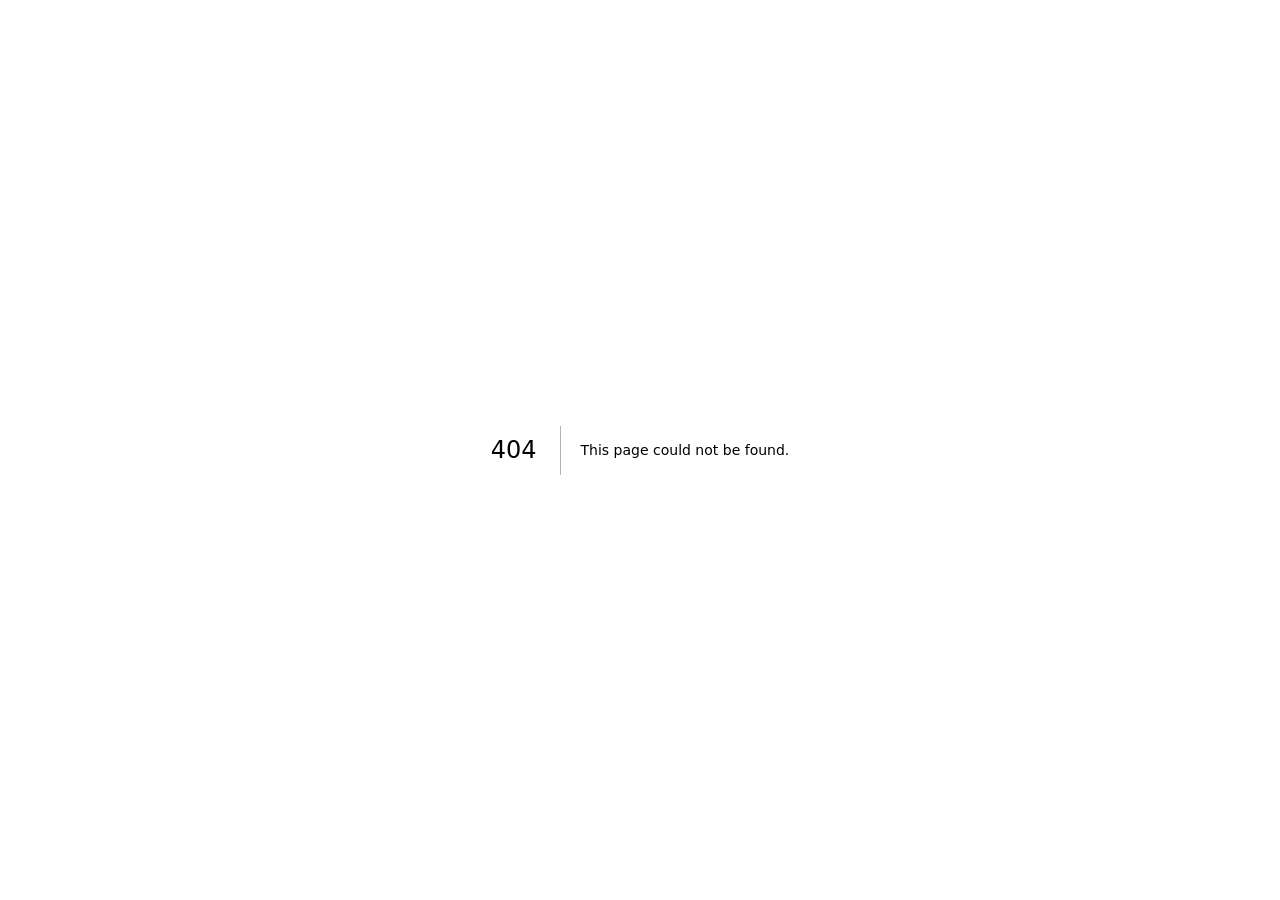
<file: 404/index.html>
<!DOCTYPE html><html lang="en" class="dm_sans_d89fb377-module__B_rulq__variable dm_mono_ed3df95c-module__D4oVwa__variable antialiased"><head><meta charSet="utf-8"/><meta name="viewport" content="width=device-width, initial-scale=1"/><link rel="stylesheet" href="/_next/static/chunks/2pm63nl_u_ya6.css" data-precedence="next"/><link rel="preload" as="script" fetchPriority="low" href="/_next/static/chunks/3si9o-rgj1z6x.js"/><script src="/_next/static/chunks/15orcrkp-_9ct.js" async=""></script><script src="/_next/static/chunks/2cya-h6pss2j9.js" async=""></script><script src="/_next/static/chunks/0mr0fnckbkr54.js" async=""></script><script src="/_next/static/chunks/turbopack-43yii3-daxx03.js" async=""></script><script src="/_next/static/chunks/05-c3ty_6dwfk.js" async=""></script><script src="/_next/static/chunks/14mrh2-p_w84d.js" async=""></script><meta name="robots" content="noindex"/><meta name="next-size-adjust" content=""/><title>404: This page could not be found.</title><title>Open Markets Initiative — Democratizing access to modern electronic markets</title><meta name="description" content="A market-neutral effort for the stability of electronic financial markets through transparency, modern tooling, and open documentation."/><link rel="icon" href="/favicon.ico?favicon.0s_ock0-dxoru.ico" sizes="32x32" type="image/x-icon"/><script src="/_next/static/chunks/0cz1d0mv5g_q7.js" noModule=""></script></head><body><div hidden=""><!--$--><!--/$--></div><div style="font-family:system-ui,&quot;Segoe UI&quot;,Roboto,Helvetica,Arial,sans-serif,&quot;Apple Color Emoji&quot;,&quot;Segoe UI Emoji&quot;;height:100vh;text-align:center;display:flex;flex-direction:column;align-items:center;justify-content:center"><div><style>body{color:#000;background:#fff;margin:0}.next-error-h1{border-right:1px solid rgba(0,0,0,.3)}@media (prefers-color-scheme:dark){body{color:#fff;background:#000}.next-error-h1{border-right:1px solid rgba(255,255,255,.3)}}</style><h1 class="next-error-h1" style="display:inline-block;margin:0 20px 0 0;padding:0 23px 0 0;font-size:24px;font-weight:500;vertical-align:top;line-height:49px">404</h1><div style="display:inline-block"><h2 style="font-size:14px;font-weight:400;line-height:49px;margin:0">This page could not be found.</h2></div></div></div><!--$--><!--/$--><script src="/_next/static/chunks/3si9o-rgj1z6x.js" id="_R_" async=""></script><script>(self.__next_f=self.__next_f||[]).push([0])</script><script>self.__next_f.push([1,"1:\"$Sreact.fragment\"\n2:I[39756,[\"/_next/static/chunks/05-c3ty_6dwfk.js\",\"/_next/static/chunks/14mrh2-p_w84d.js\"],\"default\"]\n3:I[37457,[\"/_next/static/chunks/05-c3ty_6dwfk.js\",\"/_next/static/chunks/14mrh2-p_w84d.js\"],\"default\"]\n4:I[97367,[\"/_next/static/chunks/05-c3ty_6dwfk.js\",\"/_next/static/chunks/14mrh2-p_w84d.js\"],\"OutletBoundary\"]\n5:\"$Sreact.suspense\"\n8:I[97367,[\"/_next/static/chunks/05-c3ty_6dwfk.js\",\"/_next/static/chunks/14mrh2-p_w84d.js\"],\"ViewportBoundary\"]\na:I[97367,[\"/_next/static/chunks/05-c3ty_6dwfk.js\",\"/_next/static/chunks/14mrh2-p_w84d.js\"],\"MetadataBoundary\"]\nc:I[68027,[\"/_next/static/chunks/05-c3ty_6dwfk.js\",\"/_next/static/chunks/14mrh2-p_w84d.js\"],\"default\",1]\n:HL[\"/_next/static/chunks/2pm63nl_u_ya6.css\",\"style\"]\n"])</script><script>self.__next_f.push([1,"0:{\"P\":null,\"c\":[\"\",\"_not-found\",\"\"],\"q\":\"\",\"i\":false,\"f\":[[[\"\",{\"children\":[\"/_not-found\",{\"children\":[\"__PAGE__\",{}]}]},\"$undefined\",\"$undefined\",16],[[\"$\",\"$1\",\"c\",{\"children\":[[[\"$\",\"link\",\"0\",{\"rel\":\"stylesheet\",\"href\":\"/_next/static/chunks/2pm63nl_u_ya6.css\",\"precedence\":\"next\",\"crossOrigin\":\"$undefined\",\"nonce\":\"$undefined\"}],[\"$\",\"script\",\"script-0\",{\"src\":\"/_next/static/chunks/05-c3ty_6dwfk.js\",\"async\":true,\"nonce\":\"$undefined\"}],[\"$\",\"script\",\"script-1\",{\"src\":\"/_next/static/chunks/14mrh2-p_w84d.js\",\"async\":true,\"nonce\":\"$undefined\"}]],[\"$\",\"html\",null,{\"lang\":\"en\",\"className\":\"dm_sans_d89fb377-module__B_rulq__variable dm_mono_ed3df95c-module__D4oVwa__variable antialiased\",\"children\":[\"$\",\"body\",null,{\"children\":[\"$\",\"$L2\",null,{\"parallelRouterKey\":\"children\",\"error\":\"$undefined\",\"errorStyles\":\"$undefined\",\"errorScripts\":\"$undefined\",\"template\":[\"$\",\"$L3\",null,{}],\"templateStyles\":\"$undefined\",\"templateScripts\":\"$undefined\",\"notFound\":[[[\"$\",\"title\",null,{\"children\":\"404: This page could not be found.\"}],[\"$\",\"div\",null,{\"style\":{\"fontFamily\":\"system-ui,\\\"Segoe UI\\\",Roboto,Helvetica,Arial,sans-serif,\\\"Apple Color Emoji\\\",\\\"Segoe UI Emoji\\\"\",\"height\":\"100vh\",\"textAlign\":\"center\",\"display\":\"flex\",\"flexDirection\":\"column\",\"alignItems\":\"center\",\"justifyContent\":\"center\"},\"children\":[\"$\",\"div\",null,{\"children\":[[\"$\",\"style\",null,{\"dangerouslySetInnerHTML\":{\"__html\":\"body{color:#000;background:#fff;margin:0}.next-error-h1{border-right:1px solid rgba(0,0,0,.3)}@media (prefers-color-scheme:dark){body{color:#fff;background:#000}.next-error-h1{border-right:1px solid rgba(255,255,255,.3)}}\"}}],[\"$\",\"h1\",null,{\"className\":\"next-error-h1\",\"style\":{\"display\":\"inline-block\",\"margin\":\"0 20px 0 0\",\"padding\":\"0 23px 0 0\",\"fontSize\":24,\"fontWeight\":500,\"verticalAlign\":\"top\",\"lineHeight\":\"49px\"},\"children\":404}],[\"$\",\"div\",null,{\"style\":{\"display\":\"inline-block\"},\"children\":[\"$\",\"h2\",null,{\"style\":{\"fontSize\":14,\"fontWeight\":400,\"lineHeight\":\"49px\",\"margin\":0},\"children\":\"This page could not be found.\"}]}]]}]}]],[]],\"forbidden\":\"$undefined\",\"unauthorized\":\"$undefined\"}]}]}]]}],{\"children\":[[\"$\",\"$1\",\"c\",{\"children\":[null,[\"$\",\"$L2\",null,{\"parallelRouterKey\":\"children\",\"error\":\"$undefined\",\"errorStyles\":\"$undefined\",\"errorScripts\":\"$undefined\",\"template\":[\"$\",\"$L3\",null,{}],\"templateStyles\":\"$undefined\",\"templateScripts\":\"$undefined\",\"notFound\":\"$undefined\",\"forbidden\":\"$undefined\",\"unauthorized\":\"$undefined\"}]]}],{\"children\":[[\"$\",\"$1\",\"c\",{\"children\":[[[\"$\",\"title\",null,{\"children\":\"404: This page could not be found.\"}],[\"$\",\"div\",null,{\"style\":\"$0:f:0:1:0:props:children:1:props:children:props:children:props:notFound:0:1:props:style\",\"children\":[\"$\",\"div\",null,{\"children\":[[\"$\",\"style\",null,{\"dangerouslySetInnerHTML\":{\"__html\":\"body{color:#000;background:#fff;margin:0}.next-error-h1{border-right:1px solid rgba(0,0,0,.3)}@media (prefers-color-scheme:dark){body{color:#fff;background:#000}.next-error-h1{border-right:1px solid rgba(255,255,255,.3)}}\"}}],[\"$\",\"h1\",null,{\"className\":\"next-error-h1\",\"style\":\"$0:f:0:1:0:props:children:1:props:children:props:children:props:notFound:0:1:props:children:props:children:1:props:style\",\"children\":404}],[\"$\",\"div\",null,{\"style\":\"$0:f:0:1:0:props:children:1:props:children:props:children:props:notFound:0:1:props:children:props:children:2:props:style\",\"children\":[\"$\",\"h2\",null,{\"style\":\"$0:f:0:1:0:props:children:1:props:children:props:children:props:notFound:0:1:props:children:props:children:2:props:children:props:style\",\"children\":\"This page could not be found.\"}]}]]}]}]],null,[\"$\",\"$L4\",null,{\"children\":[\"$\",\"$5\",null,{\"name\":\"Next.MetadataOutlet\",\"children\":\"$@6\"}]}]]}],{},null,false,null]},null,false,\"$@7\"]},null,false,null],[\"$\",\"$1\",\"h\",{\"children\":[[\"$\",\"meta\",null,{\"name\":\"robots\",\"content\":\"noindex\"}],[\"$\",\"$L8\",null,{\"children\":\"$L9\"}],[\"$\",\"div\",null,{\"hidden\":true,\"children\":[\"$\",\"$La\",null,{\"children\":[\"$\",\"$5\",null,{\"name\":\"Next.Metadata\",\"children\":\"$Lb\"}]}]}],[\"$\",\"meta\",null,{\"name\":\"next-size-adjust\",\"content\":\"\"}]]}],false]],\"m\":\"$undefined\",\"G\":[\"$c\",[[\"$\",\"link\",\"0\",{\"rel\":\"stylesheet\",\"href\":\"/_next/static/chunks/2pm63nl_u_ya6.css\",\"precedence\":\"next\",\"crossOrigin\":\"$undefined\",\"nonce\":\"$undefined\"}]]],\"S\":true,\"h\":null,\"s\":\"$undefined\",\"l\":\"$undefined\",\"p\":\"$undefined\",\"d\":\"$undefined\",\"b\":\"omi-landing-page\"}\n"])</script><script>self.__next_f.push([1,"d:[]\n7:\"$Wd\"\n"])</script><script>self.__next_f.push([1,"9:[[\"$\",\"meta\",\"0\",{\"charSet\":\"utf-8\"}],[\"$\",\"meta\",\"1\",{\"name\":\"viewport\",\"content\":\"width=device-width, initial-scale=1\"}]]\n"])</script><script>self.__next_f.push([1,"e:I[27201,[\"/_next/static/chunks/05-c3ty_6dwfk.js\",\"/_next/static/chunks/14mrh2-p_w84d.js\"],\"IconMark\"]\n6:null\nb:[[\"$\",\"title\",\"0\",{\"children\":\"Open Markets Initiative — Democratizing access to modern electronic markets\"}],[\"$\",\"meta\",\"1\",{\"name\":\"description\",\"content\":\"A market-neutral effort for the stability of electronic financial markets through transparency, modern tooling, and open documentation.\"}],[\"$\",\"link\",\"2\",{\"rel\":\"icon\",\"href\":\"/favicon.ico?favicon.0s_ock0-dxoru.ico\",\"sizes\":\"32x32\",\"type\":\"image/x-icon\"}],[\"$\",\"$Le\",\"3\",{}]]\n"])</script></body></html>
</file>
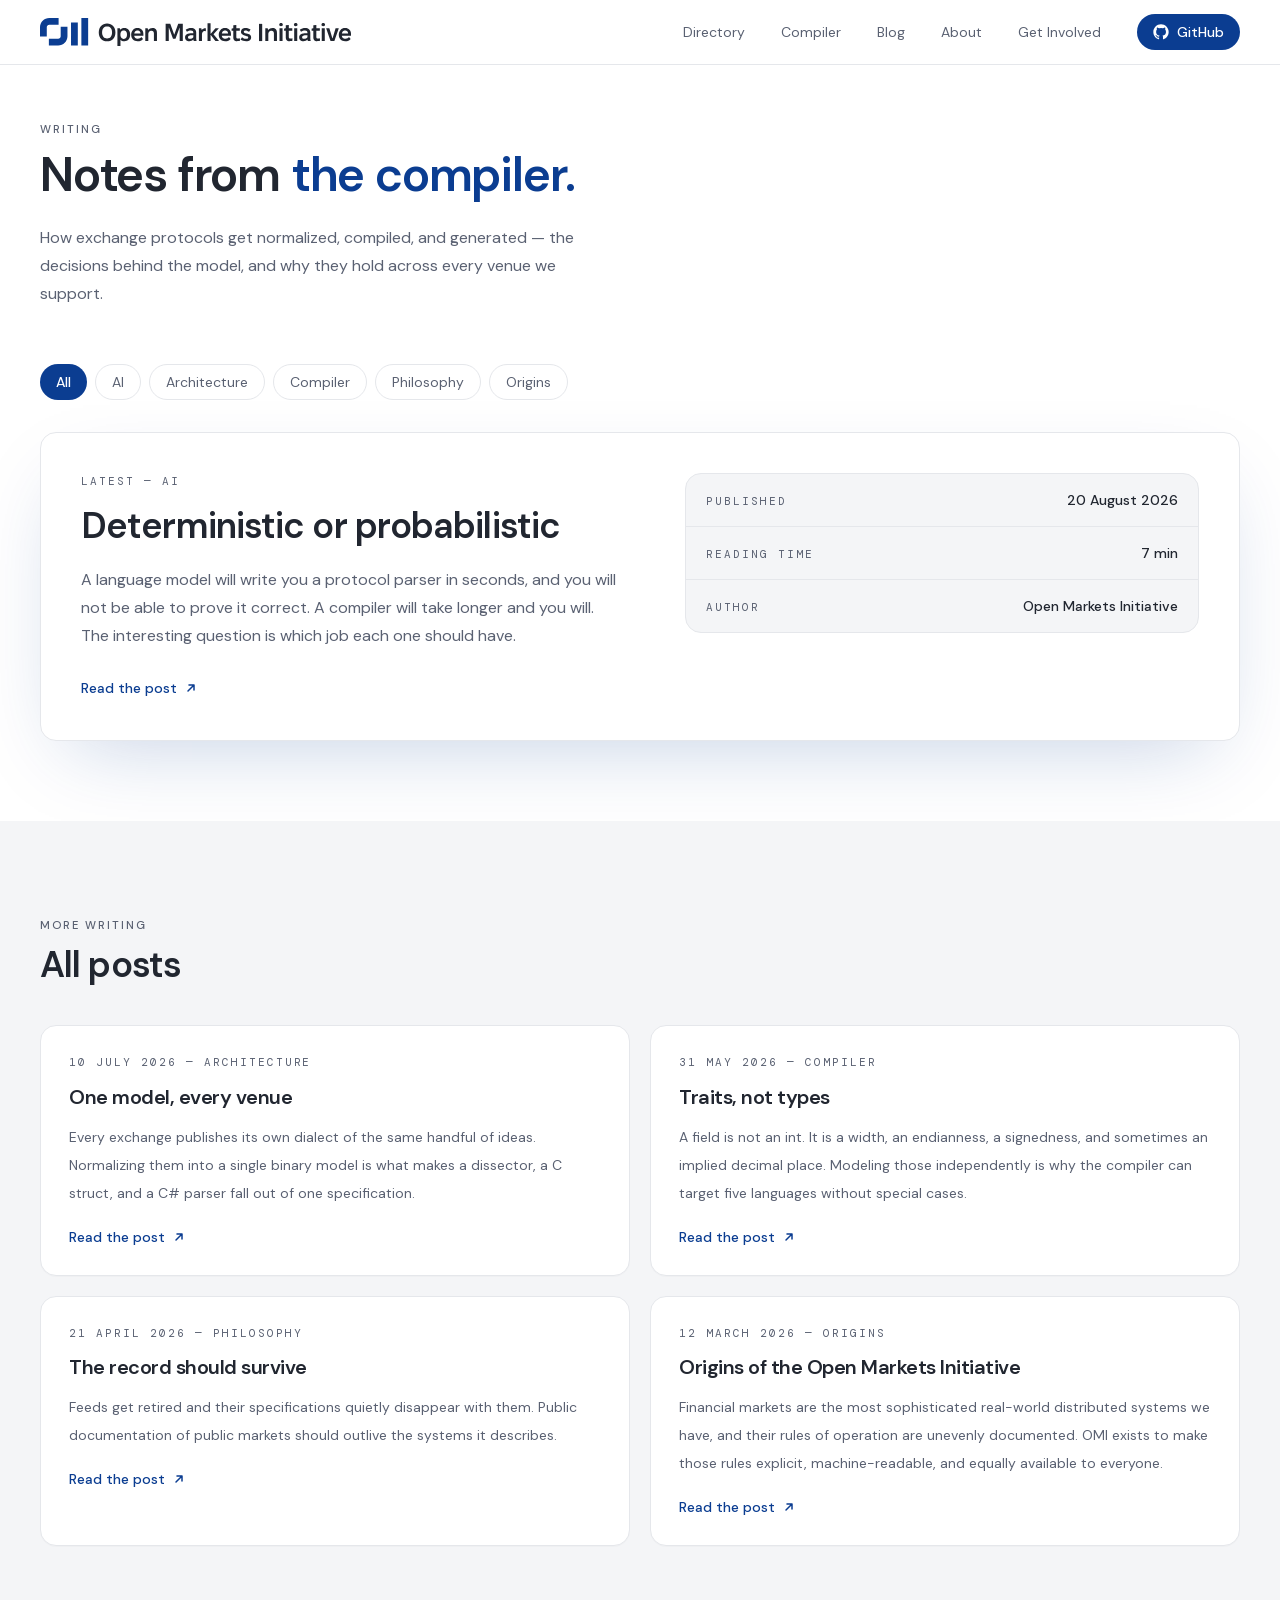
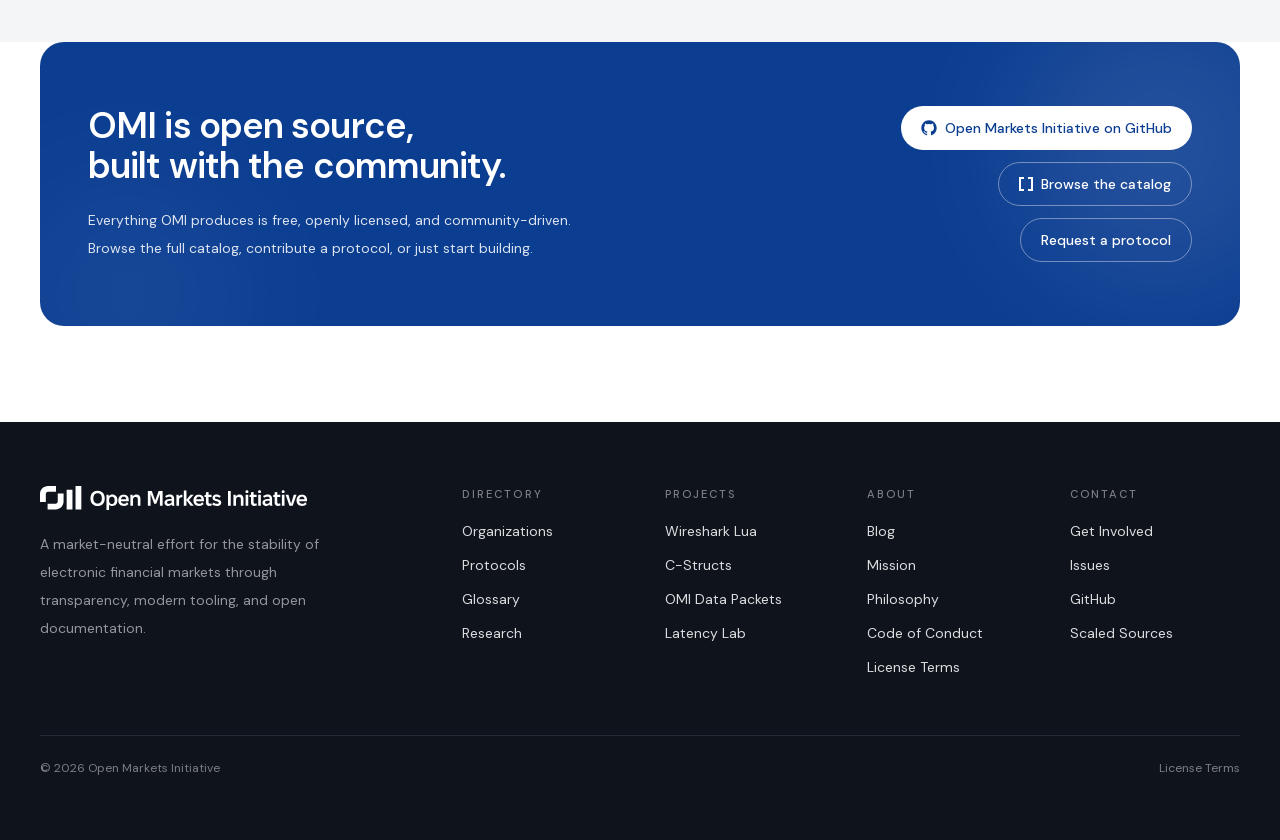
<file: blogs/index.html>
<!DOCTYPE html><html lang="en" class="dm_sans_d89fb377-module__B_rulq__variable dm_mono_ed3df95c-module__D4oVwa__variable antialiased"><head><meta charSet="utf-8"/><meta name="viewport" content="width=device-width, initial-scale=1"/><link rel="preload" href="/_next/static/media/36363bfb06833f56-s.p.38hmww4cj4vme.woff2" as="font" crossorigin="" type="font/woff2"/><link rel="preload" href="/_next/static/media/5c285b27cdda1fe8-s.p.2_mbdogr7ni8i.woff2" as="font" crossorigin="" type="font/woff2"/><link rel="preload" href="/_next/static/media/a73419dd2ba2d841-s.p.2yee423r7ahpo.woff2" as="font" crossorigin="" type="font/woff2"/><link rel="preload" as="image" href="/omi-wide-color-light.svg"/><link rel="stylesheet" href="/_next/static/chunks/2pm63nl_u_ya6.css" data-precedence="next"/><link rel="preload" as="script" fetchPriority="low" href="/_next/static/chunks/3si9o-rgj1z6x.js"/><script src="/_next/static/chunks/15orcrkp-_9ct.js" async=""></script><script src="/_next/static/chunks/2cya-h6pss2j9.js" async=""></script><script src="/_next/static/chunks/0mr0fnckbkr54.js" async=""></script><script src="/_next/static/chunks/turbopack-43yii3-daxx03.js" async=""></script><script src="/_next/static/chunks/05-c3ty_6dwfk.js" async=""></script><script src="/_next/static/chunks/14mrh2-p_w84d.js" async=""></script><script src="/_next/static/chunks/0rvv44ctuby-w.js" async=""></script><meta name="next-size-adjust" content=""/><title>Blog — Open Markets Initiative</title><meta name="description" content="Notes on normalizing exchange protocols, compiling them into a generic binary model, and generating parsers for every target language."/><link rel="icon" href="/favicon.ico?favicon.0s_ock0-dxoru.ico" sizes="32x32" type="image/x-icon"/><script src="/_next/static/chunks/0cz1d0mv5g_q7.js" noModule=""></script></head><body><div hidden=""><!--$--><!--/$--></div><header class="sticky top-0 z-40 border-b border-border bg-white/85 backdrop-blur"><div class="mx-auto flex h-16 max-w-7xl items-center justify-between px-6 lg:px-10"><a class="flex items-center gap-2" href="/"><img alt="Open Markets Initiative" width="260" height="24" decoding="async" data-nimg="1" class="h-7 w-auto" style="color:transparent" src="/omi-wide-color-light.svg"/></a><nav class="hidden items-center gap-9 md:flex"><a class="text-sm text-ink-muted transition-colors hover:text-ink" href="/#directory">Directory</a><a class="text-sm text-ink-muted transition-colors hover:text-ink" href="/#compiler">Compiler</a><a class="text-sm text-ink-muted transition-colors hover:text-ink" href="/blogs/">Blog</a><a class="text-sm text-ink-muted transition-colors hover:text-ink" href="/#about">About</a><a class="text-sm text-ink-muted transition-colors hover:text-ink" href="/#contribute">Get Involved</a><a href="https://github.com/Open-Markets-Initiative" target="_blank" rel="noreferrer" class="inline-flex h-9 items-center gap-2 rounded-full bg-brand px-4 text-sm font-medium text-white transition-colors hover:bg-brand-dark"><svg viewBox="0 0 24 24" fill="currentColor" aria-hidden="true" class="h-4 w-4"><path d="M12 .5C5.65.5.5 5.65.5 12c0 5.08 3.29 9.39 7.86 10.92.58.1.79-.25.79-.56v-2c-3.2.7-3.87-1.37-3.87-1.37-.52-1.34-1.28-1.7-1.28-1.7-1.05-.72.08-.7.08-.7 1.16.08 1.77 1.2 1.77 1.2 1.03 1.77 2.7 1.26 3.36.96.1-.75.4-1.26.74-1.55-2.55-.29-5.24-1.28-5.24-5.7 0-1.26.45-2.29 1.19-3.1-.12-.3-.52-1.48.11-3.08 0 0 .97-.31 3.18 1.18a11 11 0 0 1 5.79 0c2.2-1.49 3.17-1.18 3.17-1.18.63 1.6.23 2.78.11 3.08.74.81 1.19 1.84 1.19 3.1 0 4.43-2.69 5.41-5.25 5.7.41.35.78 1.05.78 2.12v3.14c0 .31.21.67.8.56C20.21 21.38 23.5 17.08 23.5 12c0-6.35-5.15-11.5-11.5-11.5Z"></path></svg>GitHub</a></nav></div></header><main><section class="bg-white pb-14 pt-10 lg:pt-14"><div class="mx-auto max-w-7xl px-6 lg:px-10"><p class="text-[0.7rem] font-medium uppercase tracking-[0.18em] text-ink-muted">Writing</p><h1 class="mt-3 text-[2.75rem] font-semibold leading-[1.05] tracking-tight text-ink sm:text-5xl">Notes from <span class="text-brand">the compiler.</span></h1><p class="mt-6 max-w-xl text-base leading-7 text-ink-muted">How exchange protocols get normalized, compiled, and generated — the decisions behind the model, and why they hold across every venue we support.</p></div></section><section class="bg-white pb-20"><div class="mx-auto max-w-7xl px-6 lg:px-10"><div class="flex flex-wrap items-center gap-2"><button type="button" aria-pressed="true" class="inline-flex h-9 items-center rounded-full bg-brand px-4 text-sm font-medium text-white transition-colors">All</button><button type="button" aria-pressed="false" class="inline-flex h-9 items-center rounded-full border border-border bg-white px-4 text-sm text-ink-muted transition-colors hover:border-ink/30 hover:text-ink">AI</button><button type="button" aria-pressed="false" class="inline-flex h-9 items-center rounded-full border border-border bg-white px-4 text-sm text-ink-muted transition-colors hover:border-ink/30 hover:text-ink">Architecture</button><button type="button" aria-pressed="false" class="inline-flex h-9 items-center rounded-full border border-border bg-white px-4 text-sm text-ink-muted transition-colors hover:border-ink/30 hover:text-ink">Compiler</button><button type="button" aria-pressed="false" class="inline-flex h-9 items-center rounded-full border border-border bg-white px-4 text-sm text-ink-muted transition-colors hover:border-ink/30 hover:text-ink">Philosophy</button><button type="button" aria-pressed="false" class="inline-flex h-9 items-center rounded-full border border-border bg-white px-4 text-sm text-ink-muted transition-colors hover:border-ink/30 hover:text-ink">Origins</button></div><a class="group mt-8 block rounded-2xl border border-border bg-white p-8 shadow-[0_30px_80px_-30px_rgba(11,61,145,0.25)] transition-colors hover:border-ink/20 sm:p-10" href="/blogs/deterministic-or-probabilistic/"><div class="grid gap-8 lg:grid-cols-[1.05fr_1fr] lg:gap-16"><div><p class="font-mono text-[11px] uppercase tracking-[0.18em] text-ink-muted">Latest — <!-- -->AI</p><h2 class="mt-4 text-3xl font-semibold tracking-tight text-ink transition-colors group-hover:text-brand sm:text-4xl">Deterministic or probabilistic</h2><p class="mt-5 max-w-xl text-base leading-7 text-ink-muted">A language model will write you a protocol parser in seconds, and you will not be able to prove it correct. A compiler will take longer and you will. The interesting question is which job each one should have.</p><span class="mt-7 inline-flex items-center gap-2 text-sm font-medium text-brand">Read the post<svg viewBox="0 0 12 12" fill="none" stroke="currentColor" stroke-width="1.5" stroke-linecap="round" stroke-linejoin="round" aria-hidden="true" class="h-3 w-3"><path d="M3 9 9 3M4 3h5v5"></path></svg></span></div><dl class="divide-y divide-border self-start rounded-2xl border border-border bg-surface-muted"><div class="flex items-baseline justify-between gap-4 px-5 py-4"><dt class="font-mono text-[11px] uppercase tracking-[0.18em] text-ink-muted">Published</dt><dd class="text-sm font-medium text-ink">20 August 2026</dd></div><div class="flex items-baseline justify-between gap-4 px-5 py-4"><dt class="font-mono text-[11px] uppercase tracking-[0.18em] text-ink-muted">Reading time</dt><dd class="text-sm font-medium text-ink">7 min</dd></div><div class="flex items-baseline justify-between gap-4 px-5 py-4"><dt class="font-mono text-[11px] uppercase tracking-[0.18em] text-ink-muted">Author</dt><dd class="text-sm font-medium text-ink">Open Markets Initiative</dd></div></dl></div></a></div></section><section class="bg-surface-muted py-24"><div class="mx-auto max-w-7xl px-6 lg:px-10"><p class="text-[0.7rem] font-medium uppercase tracking-[0.18em] text-ink-muted">More writing</p><h2 class="mt-3 text-3xl font-semibold tracking-tight text-ink sm:text-4xl">All posts</h2><div class="mt-10 grid gap-5 md:grid-cols-2"><a class="group flex flex-col rounded-2xl border border-border bg-white p-7 shadow-[0_1px_0_rgba(0,0,0,0.02)] transition-colors hover:border-ink/20" href="/blogs/one-model-every-venue/"><p class="font-mono text-[11px] uppercase tracking-[0.18em] text-ink-muted">10 July 2026<!-- --> — <!-- -->Architecture</p><h3 class="mt-3 text-xl font-semibold tracking-tight text-ink transition-colors group-hover:text-brand">One model, every venue</h3><p class="mt-3 text-sm leading-7 text-ink-muted">Every exchange publishes its own dialect of the same handful of ideas. Normalizing them into a single binary model is what makes a dissector, a C struct, and a C# parser fall out of one specification.</p><span class="mt-5 inline-flex items-center gap-2 text-sm font-medium text-brand">Read the post<svg viewBox="0 0 12 12" fill="none" stroke="currentColor" stroke-width="1.5" stroke-linecap="round" stroke-linejoin="round" aria-hidden="true" class="h-3 w-3"><path d="M3 9 9 3M4 3h5v5"></path></svg></span></a><a class="group flex flex-col rounded-2xl border border-border bg-white p-7 shadow-[0_1px_0_rgba(0,0,0,0.02)] transition-colors hover:border-ink/20" href="/blogs/traits-not-types/"><p class="font-mono text-[11px] uppercase tracking-[0.18em] text-ink-muted">31 May 2026<!-- --> — <!-- -->Compiler</p><h3 class="mt-3 text-xl font-semibold tracking-tight text-ink transition-colors group-hover:text-brand">Traits, not types</h3><p class="mt-3 text-sm leading-7 text-ink-muted">A field is not an int. It is a width, an endianness, a signedness, and sometimes an implied decimal place. Modeling those independently is why the compiler can target five languages without special cases.</p><span class="mt-5 inline-flex items-center gap-2 text-sm font-medium text-brand">Read the post<svg viewBox="0 0 12 12" fill="none" stroke="currentColor" stroke-width="1.5" stroke-linecap="round" stroke-linejoin="round" aria-hidden="true" class="h-3 w-3"><path d="M3 9 9 3M4 3h5v5"></path></svg></span></a><a class="group flex flex-col rounded-2xl border border-border bg-white p-7 shadow-[0_1px_0_rgba(0,0,0,0.02)] transition-colors hover:border-ink/20" href="/blogs/the-record-should-survive/"><p class="font-mono text-[11px] uppercase tracking-[0.18em] text-ink-muted">21 April 2026<!-- --> — <!-- -->Philosophy</p><h3 class="mt-3 text-xl font-semibold tracking-tight text-ink transition-colors group-hover:text-brand">The record should survive</h3><p class="mt-3 text-sm leading-7 text-ink-muted">Feeds get retired and their specifications quietly disappear with them. Public documentation of public markets should outlive the systems it describes.</p><span class="mt-5 inline-flex items-center gap-2 text-sm font-medium text-brand">Read the post<svg viewBox="0 0 12 12" fill="none" stroke="currentColor" stroke-width="1.5" stroke-linecap="round" stroke-linejoin="round" aria-hidden="true" class="h-3 w-3"><path d="M3 9 9 3M4 3h5v5"></path></svg></span></a><a class="group flex flex-col rounded-2xl border border-border bg-white p-7 shadow-[0_1px_0_rgba(0,0,0,0.02)] transition-colors hover:border-ink/20" href="/blogs/origins-of-the-open-markets-initiative/"><p class="font-mono text-[11px] uppercase tracking-[0.18em] text-ink-muted">12 March 2026<!-- --> — <!-- -->Origins</p><h3 class="mt-3 text-xl font-semibold tracking-tight text-ink transition-colors group-hover:text-brand">Origins of the Open Markets Initiative</h3><p class="mt-3 text-sm leading-7 text-ink-muted">Financial markets are the most sophisticated real-world distributed systems we have, and their rules of operation are unevenly documented. OMI exists to make those rules explicit, machine-readable, and equally available to everyone.</p><span class="mt-5 inline-flex items-center gap-2 text-sm font-medium text-brand">Read the post<svg viewBox="0 0 12 12" fill="none" stroke="currentColor" stroke-width="1.5" stroke-linecap="round" stroke-linejoin="round" aria-hidden="true" class="h-3 w-3"><path d="M3 9 9 3M4 3h5v5"></path></svg></span></a></div></div></section><section class="bg-white pb-24"><div class="mx-auto max-w-7xl px-6 lg:px-10"><div class="relative overflow-hidden rounded-3xl bg-brand px-8 py-14 text-white sm:px-12 sm:py-16"><div aria-hidden="true" class="pointer-events-none absolute -right-16 -top-10 h-72 w-72 rounded-full bg-white/10 blur-3xl"></div><div aria-hidden="true" class="pointer-events-none absolute -bottom-24 -left-10 h-64 w-64 rounded-full bg-white/5 blur-3xl"></div><div class="relative grid items-center gap-10 lg:grid-cols-[1.1fr_1fr]"><div><h2 class="text-3xl font-semibold tracking-tight sm:text-4xl">OMI is open source,<br/>built with the community.</h2><p class="mt-5 max-w-lg text-sm leading-7 text-white/85">Everything OMI produces is free, openly licensed, and community-driven. Browse the full catalog, contribute a protocol, or just start building.</p></div><div class="flex flex-col items-stretch gap-3 lg:items-end"><a href="https://github.com/Open-Markets-Initiative" target="_blank" rel="noreferrer" class="inline-flex h-11 w-full max-w-sm items-center justify-center gap-2 rounded-full bg-white px-5 text-sm font-medium text-brand transition-colors hover:bg-white/90 lg:w-auto"><svg viewBox="0 0 24 24" fill="currentColor" aria-hidden="true" class="h-4 w-4"><path d="M12 .5C5.65.5.5 5.65.5 12c0 5.08 3.29 9.39 7.86 10.92.58.1.79-.25.79-.56v-2c-3.2.7-3.87-1.37-3.87-1.37-.52-1.34-1.28-1.7-1.28-1.7-1.05-.72.08-.7.08-.7 1.16.08 1.77 1.2 1.77 1.2 1.03 1.77 2.7 1.26 3.36.96.1-.75.4-1.26.74-1.55-2.55-.29-5.24-1.28-5.24-5.7 0-1.26.45-2.29 1.19-3.1-.12-.3-.52-1.48.11-3.08 0 0 .97-.31 3.18 1.18a11 11 0 0 1 5.79 0c2.2-1.49 3.17-1.18 3.17-1.18.63 1.6.23 2.78.11 3.08.74.81 1.19 1.84 1.19 3.1 0 4.43-2.69 5.41-5.25 5.7.41.35.78 1.05.78 2.12v3.14c0 .31.21.67.8.56C20.21 21.38 23.5 17.08 23.5 12c0-6.35-5.15-11.5-11.5-11.5Z"></path></svg>Open Markets Initiative on GitHub</a><a class="inline-flex h-11 w-full max-w-sm items-center justify-center gap-2 rounded-full border border-white/40 px-5 text-sm font-medium text-white transition-colors hover:bg-white/10 lg:w-auto" href="/#directory"><svg viewBox="0 0 14 14" fill="currentColor" aria-hidden="true" class="h-3.5 w-3.5"><path d="M5 0v2H2v10h3v2H0V0zM9 0h5v14H9v-2h3V2H9z"></path></svg>Browse the catalog</a><a class="inline-flex h-11 w-full max-w-sm items-center justify-center gap-2 rounded-full border border-white/40 px-5 text-sm font-medium text-white transition-colors hover:bg-white/10 lg:w-auto" href="/#contribute">Request a protocol</a></div></div></div></div></section></main><footer class="bg-surface-dark py-16 text-white"><div class="mx-auto max-w-7xl px-6 lg:px-10"><div class="grid gap-12 lg:grid-cols-[1.3fr_2.7fr]"><div><img alt="Open Markets Initiative" loading="lazy" width="220" height="20" decoding="async" data-nimg="1" class="h-6 w-auto" style="color:transparent" src="/omi-wide-white.svg"/><p class="mt-5 max-w-xs text-sm leading-7 text-white/55">A market-neutral effort for the stability of electronic financial markets through transparency, modern tooling, and open documentation.</p></div><div class="grid grid-cols-2 gap-8 sm:grid-cols-4"><div><p class="text-[0.7rem] font-medium uppercase tracking-[0.18em] text-white/45">Directory</p><ul class="mt-4 space-y-2.5"><li><a href="https://github.com/Open-Markets-Initiative/Directory/tree/main/Organizations" target="_blank" rel="noreferrer" class="text-sm text-white/85 transition-colors hover:text-white">Organizations</a></li><li><a href="https://github.com/Open-Markets-Initiative/Directory/tree/main/Protocols" target="_blank" rel="noreferrer" class="text-sm text-white/85 transition-colors hover:text-white">Protocols</a></li><li><a href="https://github.com/Open-Markets-Initiative/Directory/tree/main/Glossary" target="_blank" rel="noreferrer" class="text-sm text-white/85 transition-colors hover:text-white">Glossary</a></li><li><a href="https://github.com/Open-Markets-Initiative/Directory/tree/main/Research" target="_blank" rel="noreferrer" class="text-sm text-white/85 transition-colors hover:text-white">Research</a></li></ul></div><div><p class="text-[0.7rem] font-medium uppercase tracking-[0.18em] text-white/45">Projects</p><ul class="mt-4 space-y-2.5"><li><a href="https://github.com/Open-Markets-Initiative/omi-wireshark-lua" target="_blank" rel="noreferrer" class="text-sm text-white/85 transition-colors hover:text-white">Wireshark Lua</a></li><li><a href="https://github.com/Open-Markets-Initiative/c-structs" target="_blank" rel="noreferrer" class="text-sm text-white/85 transition-colors hover:text-white">C-Structs</a></li><li><a href="https://github.com/Open-Markets-Initiative/omi-data-packets" target="_blank" rel="noreferrer" class="text-sm text-white/85 transition-colors hover:text-white">OMI Data Packets</a></li><li><a href="https://github.com/Open-Markets-Initiative/latency-lab" target="_blank" rel="noreferrer" class="text-sm text-white/85 transition-colors hover:text-white">Latency Lab</a></li></ul></div><div><p class="text-[0.7rem] font-medium uppercase tracking-[0.18em] text-white/45">About</p><ul class="mt-4 space-y-2.5"><li><a class="text-sm text-white/85 transition-colors hover:text-white" href="/blogs/">Blog</a></li><li><a href="https://github.com/Open-Markets-Initiative/Directory/tree/main/About" target="_blank" rel="noreferrer" class="text-sm text-white/85 transition-colors hover:text-white">Mission</a></li><li><a href="https://github.com/Open-Markets-Initiative/Directory/blob/main/About/ReadMe.md" target="_blank" rel="noreferrer" class="text-sm text-white/85 transition-colors hover:text-white">Philosophy</a></li><li><a href="https://github.com/Open-Markets-Initiative/Directory/blob/main/About/Conduct.md" target="_blank" rel="noreferrer" class="text-sm text-white/85 transition-colors hover:text-white">Code of Conduct</a></li><li><a href="https://github.com/Open-Markets-Initiative/Directory/tree/main/About/License" target="_blank" rel="noreferrer" class="text-sm text-white/85 transition-colors hover:text-white">License Terms</a></li></ul></div><div><p class="text-[0.7rem] font-medium uppercase tracking-[0.18em] text-white/45">Contact</p><ul class="mt-4 space-y-2.5"><li><a href="https://docs.google.com/forms/d/e/1FAIpQLSfwDeAPZYVrH0HzZsr7Yliy6OI7CuiSVox1f_ygNFf1UwZuqQ/viewform" target="_blank" rel="noreferrer" class="text-sm text-white/85 transition-colors hover:text-white">Get Involved</a></li><li><a href="https://github.com/Open-Markets-Initiative/Directory/issues" target="_blank" rel="noreferrer" class="text-sm text-white/85 transition-colors hover:text-white">Issues</a></li><li><a href="https://github.com/Open-Markets-Initiative" target="_blank" rel="noreferrer" class="text-sm text-white/85 transition-colors hover:text-white">GitHub</a></li><li><a href="https://scaledsources.com" target="_blank" rel="noreferrer" class="text-sm text-white/85 transition-colors hover:text-white">Scaled Sources</a></li></ul></div></div></div><div class="mt-14 flex flex-col items-start justify-between gap-3 border-t border-border-dark pt-6 text-xs text-white/45 sm:flex-row sm:items-center"><p>© 2026 Open Markets Initiative</p><a href="https://github.com/Open-Markets-Initiative/Directory/tree/main/About/License" target="_blank" rel="noreferrer" class="hover:text-white">License Terms</a></div></div></footer><!--$--><!--/$--><script src="/_next/static/chunks/3si9o-rgj1z6x.js" id="_R_" async=""></script><script>(self.__next_f=self.__next_f||[]).push([0])</script><script>self.__next_f.push([1,"1:\"$Sreact.fragment\"\n2:I[39756,[\"/_next/static/chunks/05-c3ty_6dwfk.js\",\"/_next/static/chunks/14mrh2-p_w84d.js\"],\"default\"]\n3:I[37457,[\"/_next/static/chunks/05-c3ty_6dwfk.js\",\"/_next/static/chunks/14mrh2-p_w84d.js\"],\"default\"]\n4:I[22016,[\"/_next/static/chunks/05-c3ty_6dwfk.js\",\"/_next/static/chunks/14mrh2-p_w84d.js\",\"/_next/static/chunks/0rvv44ctuby-w.js\"],\"\"]\n5:I[5500,[\"/_next/static/chunks/05-c3ty_6dwfk.js\",\"/_next/static/chunks/14mrh2-p_w84d.js\",\"/_next/static/chunks/0rvv44ctuby-w.js\"],\"Image\"]\nc:I[68027,[\"/_next/static/chunks/05-c3ty_6dwfk.js\",\"/_next/static/chunks/14mrh2-p_w84d.js\"],\"default\",1]\n:HL[\"/_next/static/chunks/2pm63nl_u_ya6.css\",\"style\"]\n:HL[\"/_next/static/media/36363bfb06833f56-s.p.38hmww4cj4vme.woff2\",\"font\",{\"crossOrigin\":\"\",\"type\":\"font/woff2\"}]\n:HL[\"/_next/static/media/5c285b27cdda1fe8-s.p.2_mbdogr7ni8i.woff2\",\"font\",{\"crossOrigin\":\"\",\"type\":\"font/woff2\"}]\n:HL[\"/_next/static/media/a73419dd2ba2d841-s.p.2yee423r7ahpo.woff2\",\"font\",{\"crossOrigin\":\"\",\"type\":\"font/woff2\"}]\n"])</script><script>self.__next_f.push([1,"0:{\"P\":null,\"c\":[\"\",\"blogs\",\"\"],\"q\":\"\",\"i\":false,\"f\":[[[\"\",{\"children\":[\"blogs\",{\"children\":[\"__PAGE__\",{}]}]},\"$undefined\",\"$undefined\",16],[[\"$\",\"$1\",\"c\",{\"children\":[[[\"$\",\"link\",\"0\",{\"rel\":\"stylesheet\",\"href\":\"/_next/static/chunks/2pm63nl_u_ya6.css\",\"precedence\":\"next\",\"crossOrigin\":\"$undefined\",\"nonce\":\"$undefined\"}],[\"$\",\"script\",\"script-0\",{\"src\":\"/_next/static/chunks/05-c3ty_6dwfk.js\",\"async\":true,\"nonce\":\"$undefined\"}],[\"$\",\"script\",\"script-1\",{\"src\":\"/_next/static/chunks/14mrh2-p_w84d.js\",\"async\":true,\"nonce\":\"$undefined\"}]],[\"$\",\"html\",null,{\"lang\":\"en\",\"className\":\"dm_sans_d89fb377-module__B_rulq__variable dm_mono_ed3df95c-module__D4oVwa__variable antialiased\",\"children\":[\"$\",\"body\",null,{\"children\":[\"$\",\"$L2\",null,{\"parallelRouterKey\":\"children\",\"error\":\"$undefined\",\"errorStyles\":\"$undefined\",\"errorScripts\":\"$undefined\",\"template\":[\"$\",\"$L3\",null,{}],\"templateStyles\":\"$undefined\",\"templateScripts\":\"$undefined\",\"notFound\":[[[\"$\",\"title\",null,{\"children\":\"404: This page could not be found.\"}],[\"$\",\"div\",null,{\"style\":{\"fontFamily\":\"system-ui,\\\"Segoe UI\\\",Roboto,Helvetica,Arial,sans-serif,\\\"Apple Color Emoji\\\",\\\"Segoe UI Emoji\\\"\",\"height\":\"100vh\",\"textAlign\":\"center\",\"display\":\"flex\",\"flexDirection\":\"column\",\"alignItems\":\"center\",\"justifyContent\":\"center\"},\"children\":[\"$\",\"div\",null,{\"children\":[[\"$\",\"style\",null,{\"dangerouslySetInnerHTML\":{\"__html\":\"body{color:#000;background:#fff;margin:0}.next-error-h1{border-right:1px solid rgba(0,0,0,.3)}@media (prefers-color-scheme:dark){body{color:#fff;background:#000}.next-error-h1{border-right:1px solid rgba(255,255,255,.3)}}\"}}],[\"$\",\"h1\",null,{\"className\":\"next-error-h1\",\"style\":{\"display\":\"inline-block\",\"margin\":\"0 20px 0 0\",\"padding\":\"0 23px 0 0\",\"fontSize\":24,\"fontWeight\":500,\"verticalAlign\":\"top\",\"lineHeight\":\"49px\"},\"children\":404}],[\"$\",\"div\",null,{\"style\":{\"display\":\"inline-block\"},\"children\":[\"$\",\"h2\",null,{\"style\":{\"fontSize\":14,\"fontWeight\":400,\"lineHeight\":\"49px\",\"margin\":0},\"children\":\"This page could not be found.\"}]}]]}]}]],[]],\"forbidden\":\"$undefined\",\"unauthorized\":\"$undefined\"}]}]}]]}],{\"children\":[[\"$\",\"$1\",\"c\",{\"children\":[null,[\"$\",\"$L2\",null,{\"parallelRouterKey\":\"children\",\"error\":\"$undefined\",\"errorStyles\":\"$undefined\",\"errorScripts\":\"$undefined\",\"template\":[\"$\",\"$L3\",null,{}],\"templateStyles\":\"$undefined\",\"templateScripts\":\"$undefined\",\"notFound\":\"$undefined\",\"forbidden\":\"$undefined\",\"unauthorized\":\"$undefined\"}]]}],{\"children\":[[\"$\",\"$1\",\"c\",{\"children\":[[[\"$\",\"header\",null,{\"className\":\"sticky top-0 z-40 border-b border-border bg-white/85 backdrop-blur\",\"children\":[\"$\",\"div\",null,{\"className\":\"mx-auto flex h-16 max-w-7xl items-center justify-between px-6 lg:px-10\",\"children\":[[\"$\",\"$L4\",null,{\"href\":\"/\",\"className\":\"flex items-center gap-2\",\"children\":[\"$\",\"$L5\",null,{\"src\":\"/omi-wide-color-light.svg\",\"alt\":\"Open Markets Initiative\",\"width\":260,\"height\":24,\"priority\":true,\"className\":\"h-7 w-auto\"}]}],[\"$\",\"nav\",null,{\"className\":\"hidden items-center gap-9 md:flex\",\"children\":[[[\"$\",\"$L4\",\"/#directory\",{\"href\":\"/#directory\",\"className\":\"text-sm text-ink-muted transition-colors hover:text-ink\",\"children\":\"Directory\"}],[\"$\",\"$L4\",\"/#compiler\",{\"href\":\"/#compiler\",\"className\":\"text-sm text-ink-muted transition-colors hover:text-ink\",\"children\":\"Compiler\"}],[\"$\",\"$L4\",\"/blogs\",{\"href\":\"/blogs\",\"className\":\"text-sm text-ink-muted transition-colors hover:text-ink\",\"children\":\"Blog\"}],[\"$\",\"$L4\",\"/#about\",{\"href\":\"/#about\",\"className\":\"text-sm text-ink-muted transition-colors hover:text-ink\",\"children\":\"About\"}],[\"$\",\"$L4\",\"/#contribute\",{\"href\":\"/#contribute\",\"className\":\"text-sm text-ink-muted transition-colors hover:text-ink\",\"children\":\"Get Involved\"}]],[\"$\",\"a\",null,{\"href\":\"https://github.com/Open-Markets-Initiative\",\"target\":\"_blank\",\"rel\":\"noreferrer\",\"className\":\"inline-flex h-9 items-center gap-2 rounded-full bg-brand px-4 text-sm font-medium text-white transition-colors hover:bg-brand-dark\",\"children\":[[\"$\",\"svg\",null,{\"viewBox\":\"0 0 24 24\",\"fill\":\"currentColor\",\"aria-hidden\":\"true\",\"className\":\"h-4 w-4\",\"children\":[\"$\",\"path\",null,{\"d\":\"M12 .5C5.65.5.5 5.65.5 12c0 5.08 3.29 9.39 7.86 10.92.58.1.79-.25.79-.56v-2c-3.2.7-3.87-1.37-3.87-1.37-.52-1.34-1.28-1.7-1.28-1.7-1.05-.72.08-.7.08-.7 1.16.08 1.77 1.2 1.77 1.2 1.03 1.77 2.7 1.26 3.36.96.1-.75.4-1.26.74-1.55-2.55-.29-5.24-1.28-5.24-5.7 0-1.26.45-2.29 1.19-3.1-.12-.3-.52-1.48.11-3.08 0 0 .97-.31 3.18 1.18a11 11 0 0 1 5.79 0c2.2-1.49 3.17-1.18 3.17-1.18.63 1.6.23 2.78.11 3.08.74.81 1.19 1.84 1.19 3.1 0 4.43-2.69 5.41-5.25 5.7.41.35.78 1.05.78 2.12v3.14c0 .31.21.67.8.56C20.21 21.38 23.5 17.08 23.5 12c0-6.35-5.15-11.5-11.5-11.5Z\"}]}],\"GitHub\"]}]]}]]}]}],\"$L6\",\"$L7\"],[\"$L8\"],\"$L9\"]}],{},null,false,null]},null,false,\"$@a\"]},null,false,null],\"$Lb\",false]],\"m\":\"$undefined\",\"G\":[\"$c\",[\"$Ld\"]],\"S\":true,\"h\":null,\"s\":\"$undefined\",\"l\":\"$undefined\",\"p\":\"$undefined\",\"d\":\"$undefined\",\"b\":\"omi-landing-page\"}\n"])</script><script>self.__next_f.push([1,"e:I[62489,[\"/_next/static/chunks/05-c3ty_6dwfk.js\",\"/_next/static/chunks/14mrh2-p_w84d.js\",\"/_next/static/chunks/0rvv44ctuby-w.js\"],\"BlogIndex\"]\n14:I[97367,[\"/_next/static/chunks/05-c3ty_6dwfk.js\",\"/_next/static/chunks/14mrh2-p_w84d.js\"],\"OutletBoundary\"]\n15:\"$Sreact.suspense\"\n18:I[97367,[\"/_next/static/chunks/05-c3ty_6dwfk.js\",\"/_next/static/chunks/14mrh2-p_w84d.js\"],\"ViewportBoundary\"]\n1a:I[97367,[\"/_next/static/chunks/05-c3ty_6dwfk.js\",\"/_next/static/chunks/14mrh2-p_w84d.js\"],\"MetadataBoundary\"]\n"])</script><script>self.__next_f.push([1,"6:[\"$\",\"main\",null,{\"children\":[[\"$\",\"section\",null,{\"className\":\"bg-white pb-14 pt-10 lg:pt-14\",\"children\":[\"$\",\"div\",null,{\"className\":\"mx-auto max-w-7xl px-6 lg:px-10\",\"children\":[[\"$\",\"p\",null,{\"className\":\"text-[0.7rem] font-medium uppercase tracking-[0.18em] text-ink-muted\",\"children\":\"Writing\"}],[\"$\",\"h1\",null,{\"className\":\"mt-3 text-[2.75rem] font-semibold leading-[1.05] tracking-tight text-ink sm:text-5xl\",\"children\":[\"Notes from \",[\"$\",\"span\",null,{\"className\":\"text-brand\",\"children\":\"the compiler.\"}]]}],[\"$\",\"p\",null,{\"className\":\"mt-6 max-w-xl text-base leading-7 text-ink-muted\",\"children\":\"How exchange protocols get normalized, compiled, and generated — the decisions behind the model, and why they hold across every venue we support.\"}]]}]}],[\"$\",\"$Le\",null,{\"posts\":[{\"slug\":\"deterministic-or-probabilistic\",\"title\":\"Deterministic or probabilistic\",\"date\":\"2026-08-20\",\"tag\":\"AI\",\"author\":\"Open Markets Initiative\",\"readingMinutes\":7,\"excerpt\":\"A language model will write you a protocol parser in seconds, and you will not be able to prove it correct. A compiler will take longer and you will. The interesting question is which job each one should have.\"},{\"slug\":\"one-model-every-venue\",\"title\":\"One model, every venue\",\"date\":\"2026-07-10\",\"tag\":\"Architecture\",\"author\":\"Open Markets Initiative\",\"readingMinutes\":6,\"excerpt\":\"Every exchange publishes its own dialect of the same handful of ideas. Normalizing them into a single binary model is what makes a dissector, a C struct, and a C# parser fall out of one specification.\"},{\"slug\":\"traits-not-types\",\"title\":\"Traits, not types\",\"date\":\"2026-05-31\",\"tag\":\"Compiler\",\"author\":\"Open Markets Initiative\",\"readingMinutes\":5,\"excerpt\":\"A field is not an int. It is a width, an endianness, a signedness, and sometimes an implied decimal place. Modeling those independently is why the compiler can target five languages without special cases.\"},{\"slug\":\"the-record-should-survive\",\"title\":\"The record should survive\",\"date\":\"2026-04-21\",\"tag\":\"Philosophy\",\"author\":\"Open Markets Initiative\",\"readingMinutes\":4,\"excerpt\":\"Feeds get retired and their specifications quietly disappear with them. Public documentation of public markets should outlive the systems it describes.\"},{\"slug\":\"origins-of-the-open-markets-initiative\",\"title\":\"Origins of the Open Markets Initiative\",\"date\":\"2026-03-12\",\"tag\":\"Origins\",\"author\":\"Open Markets Initiative\",\"readingMinutes\":3,\"excerpt\":\"Financial markets are the most sophisticated real-world distributed systems we have, and their rules of operation are unevenly documented. OMI exists to make those rules explicit, machine-readable, and equally available to everyone.\"}],\"tags\":[\"AI\",\"Architecture\",\"Compiler\",\"Philosophy\",\"Origins\"]}],[\"$\",\"section\",null,{\"className\":\"bg-white pb-24\",\"children\":[\"$\",\"div\",null,{\"className\":\"mx-auto max-w-7xl px-6 lg:px-10\",\"children\":[\"$\",\"div\",null,{\"className\":\"relative overflow-hidden rounded-3xl bg-brand px-8 py-14 text-white sm:px-12 sm:py-16\",\"children\":[[\"$\",\"div\",null,{\"aria-hidden\":\"true\",\"className\":\"pointer-events-none absolute -right-16 -top-10 h-72 w-72 rounded-full bg-white/10 blur-3xl\"}],[\"$\",\"div\",null,{\"aria-hidden\":\"true\",\"className\":\"pointer-events-none absolute -bottom-24 -left-10 h-64 w-64 rounded-full bg-white/5 blur-3xl\"}],[\"$\",\"div\",null,{\"className\":\"relative grid items-center gap-10 lg:grid-cols-[1.1fr_1fr]\",\"children\":[[\"$\",\"div\",null,{\"children\":[[\"$\",\"h2\",null,{\"className\":\"text-3xl font-semibold tracking-tight sm:text-4xl\",\"children\":[\"OMI is open source,\",[\"$\",\"br\",null,{}],\"built with the community.\"]}],[\"$\",\"p\",null,{\"className\":\"mt-5 max-w-lg text-sm leading-7 text-white/85\",\"children\":\"Everything OMI produces is free, openly licensed, and community-driven. Browse the full catalog, contribute a protocol, or just start building.\"}]]}],\"$Lf\"]}]]}]}]}]]}]\n"])</script><script>self.__next_f.push([1,"7:[\"$\",\"footer\",null,{\"className\":\"bg-surface-dark py-16 text-white\",\"children\":[\"$\",\"div\",null,{\"className\":\"mx-auto max-w-7xl px-6 lg:px-10\",\"children\":[[\"$\",\"div\",null,{\"className\":\"grid gap-12 lg:grid-cols-[1.3fr_2.7fr]\",\"children\":[[\"$\",\"div\",null,{\"children\":[[\"$\",\"$L5\",null,{\"src\":\"/omi-wide-white.svg\",\"alt\":\"Open Markets Initiative\",\"width\":220,\"height\":20,\"className\":\"h-6 w-auto\"}],[\"$\",\"p\",null,{\"className\":\"mt-5 max-w-xs text-sm leading-7 text-white/55\",\"children\":\"A market-neutral effort for the stability of electronic financial markets through transparency, modern tooling, and open documentation.\"}]]}],[\"$\",\"div\",null,{\"className\":\"grid grid-cols-2 gap-8 sm:grid-cols-4\",\"children\":[[\"$\",\"div\",\"Directory\",{\"children\":[[\"$\",\"p\",null,{\"className\":\"text-[0.7rem] font-medium uppercase tracking-[0.18em] text-white/45\",\"children\":\"Directory\"}],[\"$\",\"ul\",null,{\"className\":\"mt-4 space-y-2.5\",\"children\":[[\"$\",\"li\",\"Organizations\",{\"children\":[\"$\",\"a\",null,{\"href\":\"https://github.com/Open-Markets-Initiative/Directory/tree/main/Organizations\",\"target\":\"_blank\",\"rel\":\"noreferrer\",\"className\":\"text-sm text-white/85 transition-colors hover:text-white\",\"children\":\"Organizations\"}]}],[\"$\",\"li\",\"Protocols\",{\"children\":[\"$\",\"a\",null,{\"href\":\"https://github.com/Open-Markets-Initiative/Directory/tree/main/Protocols\",\"target\":\"_blank\",\"rel\":\"noreferrer\",\"className\":\"text-sm text-white/85 transition-colors hover:text-white\",\"children\":\"Protocols\"}]}],[\"$\",\"li\",\"Glossary\",{\"children\":[\"$\",\"a\",null,{\"href\":\"https://github.com/Open-Markets-Initiative/Directory/tree/main/Glossary\",\"target\":\"_blank\",\"rel\":\"noreferrer\",\"className\":\"text-sm text-white/85 transition-colors hover:text-white\",\"children\":\"Glossary\"}]}],[\"$\",\"li\",\"Research\",{\"children\":[\"$\",\"a\",null,{\"href\":\"https://github.com/Open-Markets-Initiative/Directory/tree/main/Research\",\"target\":\"_blank\",\"rel\":\"noreferrer\",\"className\":\"text-sm text-white/85 transition-colors hover:text-white\",\"children\":\"Research\"}]}]]}]]}],[\"$\",\"div\",\"Projects\",{\"children\":[[\"$\",\"p\",null,{\"className\":\"text-[0.7rem] font-medium uppercase tracking-[0.18em] text-white/45\",\"children\":\"Projects\"}],[\"$\",\"ul\",null,{\"className\":\"mt-4 space-y-2.5\",\"children\":[[\"$\",\"li\",\"Wireshark Lua\",{\"children\":[\"$\",\"a\",null,{\"href\":\"https://github.com/Open-Markets-Initiative/omi-wireshark-lua\",\"target\":\"_blank\",\"rel\":\"noreferrer\",\"className\":\"text-sm text-white/85 transition-colors hover:text-white\",\"children\":\"Wireshark Lua\"}]}],[\"$\",\"li\",\"C-Structs\",{\"children\":[\"$\",\"a\",null,{\"href\":\"https://github.com/Open-Markets-Initiative/c-structs\",\"target\":\"_blank\",\"rel\":\"noreferrer\",\"className\":\"text-sm text-white/85 transition-colors hover:text-white\",\"children\":\"C-Structs\"}]}],[\"$\",\"li\",\"OMI Data Packets\",{\"children\":[\"$\",\"a\",null,{\"href\":\"https://github.com/Open-Markets-Initiative/omi-data-packets\",\"target\":\"_blank\",\"rel\":\"noreferrer\",\"className\":\"text-sm text-white/85 transition-colors hover:text-white\",\"children\":\"OMI Data Packets\"}]}],[\"$\",\"li\",\"Latency Lab\",{\"children\":[\"$\",\"a\",null,{\"href\":\"https://github.com/Open-Markets-Initiative/latency-lab\",\"target\":\"_blank\",\"rel\":\"noreferrer\",\"className\":\"text-sm text-white/85 transition-colors hover:text-white\",\"children\":\"Latency Lab\"}]}]]}]]}],[\"$\",\"div\",\"About\",{\"children\":[[\"$\",\"p\",null,{\"className\":\"text-[0.7rem] font-medium uppercase tracking-[0.18em] text-white/45\",\"children\":\"About\"}],[\"$\",\"ul\",null,{\"className\":\"mt-4 space-y-2.5\",\"children\":[[\"$\",\"li\",\"Blog\",{\"children\":[\"$\",\"$L4\",null,{\"href\":\"/blogs\",\"className\":\"text-sm text-white/85 transition-colors hover:text-white\",\"children\":\"Blog\"}]}],[\"$\",\"li\",\"Mission\",{\"children\":[\"$\",\"a\",null,{\"href\":\"https://github.com/Open-Markets-Initiative/Directory/tree/main/About\",\"target\":\"_blank\",\"rel\":\"noreferrer\",\"className\":\"text-sm text-white/85 transition-colors hover:text-white\",\"children\":\"Mission\"}]}],[\"$\",\"li\",\"Philosophy\",{\"children\":[\"$\",\"a\",null,{\"href\":\"https://github.com/Open-Markets-Initiative/Directory/blob/main/About/ReadMe.md\",\"target\":\"_blank\",\"rel\":\"noreferrer\",\"className\":\"text-sm text-white/85 transition-colors hover:text-white\",\"children\":\"Philosophy\"}]}],\"$L10\",\"$L11\"]}]]}],\"$L12\"]}]]}],\"$L13\"]}]}]\n"])</script><script>self.__next_f.push([1,"8:[\"$\",\"script\",\"script-0\",{\"src\":\"/_next/static/chunks/0rvv44ctuby-w.js\",\"async\":true,\"nonce\":\"$undefined\"}]\n9:[\"$\",\"$L14\",null,{\"children\":[\"$\",\"$15\",null,{\"name\":\"Next.MetadataOutlet\",\"children\":\"$@16\"}]}]\n17:[]\na:\"$W17\"\nb:[\"$\",\"$1\",\"h\",{\"children\":[null,[\"$\",\"$L18\",null,{\"children\":\"$L19\"}],[\"$\",\"div\",null,{\"hidden\":true,\"children\":[\"$\",\"$L1a\",null,{\"children\":[\"$\",\"$15\",null,{\"name\":\"Next.Metadata\",\"children\":\"$L1b\"}]}]}],[\"$\",\"meta\",null,{\"name\":\"next-size-adjust\",\"content\":\"\"}]]}]\nd:[\"$\",\"link\",\"0\",{\"rel\":\"stylesheet\",\"href\":\"/_next/static/chunks/2pm63nl_u_ya6.css\",\"precedence\":\"next\",\"crossOrigin\":\"$undefined\",\"nonce\":\"$undefined\"}]\n"])</script><script>self.__next_f.push([1,"f:[\"$\",\"div\",null,{\"className\":\"flex flex-col items-stretch gap-3 lg:items-end\",\"children\":[[\"$\",\"a\",null,{\"href\":\"https://github.com/Open-Markets-Initiative\",\"target\":\"_blank\",\"rel\":\"noreferrer\",\"className\":\"inline-flex h-11 w-full max-w-sm items-center justify-center gap-2 rounded-full bg-white px-5 text-sm font-medium text-brand transition-colors hover:bg-white/90 lg:w-auto\",\"children\":[[\"$\",\"svg\",null,{\"viewBox\":\"0 0 24 24\",\"fill\":\"currentColor\",\"aria-hidden\":\"true\",\"className\":\"h-4 w-4\",\"children\":[\"$\",\"path\",null,{\"d\":\"M12 .5C5.65.5.5 5.65.5 12c0 5.08 3.29 9.39 7.86 10.92.58.1.79-.25.79-.56v-2c-3.2.7-3.87-1.37-3.87-1.37-.52-1.34-1.28-1.7-1.28-1.7-1.05-.72.08-.7.08-.7 1.16.08 1.77 1.2 1.77 1.2 1.03 1.77 2.7 1.26 3.36.96.1-.75.4-1.26.74-1.55-2.55-.29-5.24-1.28-5.24-5.7 0-1.26.45-2.29 1.19-3.1-.12-.3-.52-1.48.11-3.08 0 0 .97-.31 3.18 1.18a11 11 0 0 1 5.79 0c2.2-1.49 3.17-1.18 3.17-1.18.63 1.6.23 2.78.11 3.08.74.81 1.19 1.84 1.19 3.1 0 4.43-2.69 5.41-5.25 5.7.41.35.78 1.05.78 2.12v3.14c0 .31.21.67.8.56C20.21 21.38 23.5 17.08 23.5 12c0-6.35-5.15-11.5-11.5-11.5Z\"}]}],\"Open Markets Initiative on GitHub\"]}],[\"$\",\"$L4\",null,{\"href\":\"/#directory\",\"className\":\"inline-flex h-11 w-full max-w-sm items-center justify-center gap-2 rounded-full border border-white/40 px-5 text-sm font-medium text-white transition-colors hover:bg-white/10 lg:w-auto\",\"children\":[[\"$\",\"svg\",null,{\"viewBox\":\"0 0 14 14\",\"fill\":\"currentColor\",\"aria-hidden\":\"true\",\"className\":\"h-3.5 w-3.5\",\"children\":[\"$\",\"path\",null,{\"d\":\"M5 0v2H2v10h3v2H0V0zM9 0h5v14H9v-2h3V2H9z\"}]}],\"Browse the catalog\"]}],[\"$\",\"$L4\",null,{\"href\":\"/#contribute\",\"className\":\"inline-flex h-11 w-full max-w-sm items-center justify-center gap-2 rounded-full border border-white/40 px-5 text-sm font-medium text-white transition-colors hover:bg-white/10 lg:w-auto\",\"children\":\"Request a protocol\"}]]}]\n"])</script><script>self.__next_f.push([1,"10:[\"$\",\"li\",\"Code of Conduct\",{\"children\":[\"$\",\"a\",null,{\"href\":\"https://github.com/Open-Markets-Initiative/Directory/blob/main/About/Conduct.md\",\"target\":\"_blank\",\"rel\":\"noreferrer\",\"className\":\"text-sm text-white/85 transition-colors hover:text-white\",\"children\":\"Code of Conduct\"}]}]\n11:[\"$\",\"li\",\"License Terms\",{\"children\":[\"$\",\"a\",null,{\"href\":\"https://github.com/Open-Markets-Initiative/Directory/tree/main/About/License\",\"target\":\"_blank\",\"rel\":\"noreferrer\",\"className\":\"text-sm text-white/85 transition-colors hover:text-white\",\"children\":\"License Terms\"}]}]\n12:[\"$\",\"div\",\"Contact\",{\"children\":[[\"$\",\"p\",null,{\"className\":\"text-[0.7rem] font-medium uppercase tracking-[0.18em] text-white/45\",\"children\":\"Contact\"}],[\"$\",\"ul\",null,{\"className\":\"mt-4 space-y-2.5\",\"children\":[[\"$\",\"li\",\"Get Involved\",{\"children\":[\"$\",\"a\",null,{\"href\":\"https://docs.google.com/forms/d/e/1FAIpQLSfwDeAPZYVrH0HzZsr7Yliy6OI7CuiSVox1f_ygNFf1UwZuqQ/viewform\",\"target\":\"_blank\",\"rel\":\"noreferrer\",\"className\":\"text-sm text-white/85 transition-colors hover:text-white\",\"children\":\"Get Involved\"}]}],[\"$\",\"li\",\"Issues\",{\"children\":[\"$\",\"a\",null,{\"href\":\"https://github.com/Open-Markets-Initiative/Directory/issues\",\"target\":\"_blank\",\"rel\":\"noreferrer\",\"className\":\"text-sm text-white/85 transition-colors hover:text-white\",\"children\":\"Issues\"}]}],[\"$\",\"li\",\"GitHub\",{\"children\":[\"$\",\"a\",null,{\"href\":\"https://github.com/Open-Markets-Initiative\",\"target\":\"_blank\",\"rel\":\"noreferrer\",\"className\":\"text-sm text-white/85 transition-colors hover:text-white\",\"children\":\"GitHub\"}]}],[\"$\",\"li\",\"Scaled Sources\",{\"children\":[\"$\",\"a\",null,{\"href\":\"https://scaledsources.com\",\"target\":\"_blank\",\"rel\":\"noreferrer\",\"className\":\"text-sm text-white/85 transition-colors hover:text-white\",\"children\":\"Scaled Sources\"}]}]]}]]}]\n13:[\"$\",\"div\",null,{\"className\":\"mt-14 flex flex-col items-start justify-between gap-3 border-t border-border-dark pt-6 text-xs text-white/45 sm:flex-row sm:items-center\",\"children\":[[\"$\",\"p\",null,{\"children\":\"© 2026 Open Markets Initiative\"}],[\"$\",\"a\",null,{\"href\":\"https://github.com/Open-Markets-Initiative/Directory/tree/main/About/License\",\"target\":\"_blank\",\"rel\":\"noreferrer\",\"className\":\"hover:text-white\",\"children\":\"License Terms\"}]]}]\n"])</script><script>self.__next_f.push([1,"19:[[\"$\",\"meta\",\"0\",{\"charSet\":\"utf-8\"}],[\"$\",\"meta\",\"1\",{\"name\":\"viewport\",\"content\":\"width=device-width, initial-scale=1\"}]]\n"])</script><script>self.__next_f.push([1,"1c:I[27201,[\"/_next/static/chunks/05-c3ty_6dwfk.js\",\"/_next/static/chunks/14mrh2-p_w84d.js\"],\"IconMark\"]\n16:null\n1b:[[\"$\",\"title\",\"0\",{\"children\":\"Blog — Open Markets Initiative\"}],[\"$\",\"meta\",\"1\",{\"name\":\"description\",\"content\":\"Notes on normalizing exchange protocols, compiling them into a generic binary model, and generating parsers for every target language.\"}],[\"$\",\"link\",\"2\",{\"rel\":\"icon\",\"href\":\"/favicon.ico?favicon.0s_ock0-dxoru.ico\",\"sizes\":\"32x32\",\"type\":\"image/x-icon\"}],[\"$\",\"$L1c\",\"3\",{}]]\n"])</script></body></html>
</file>
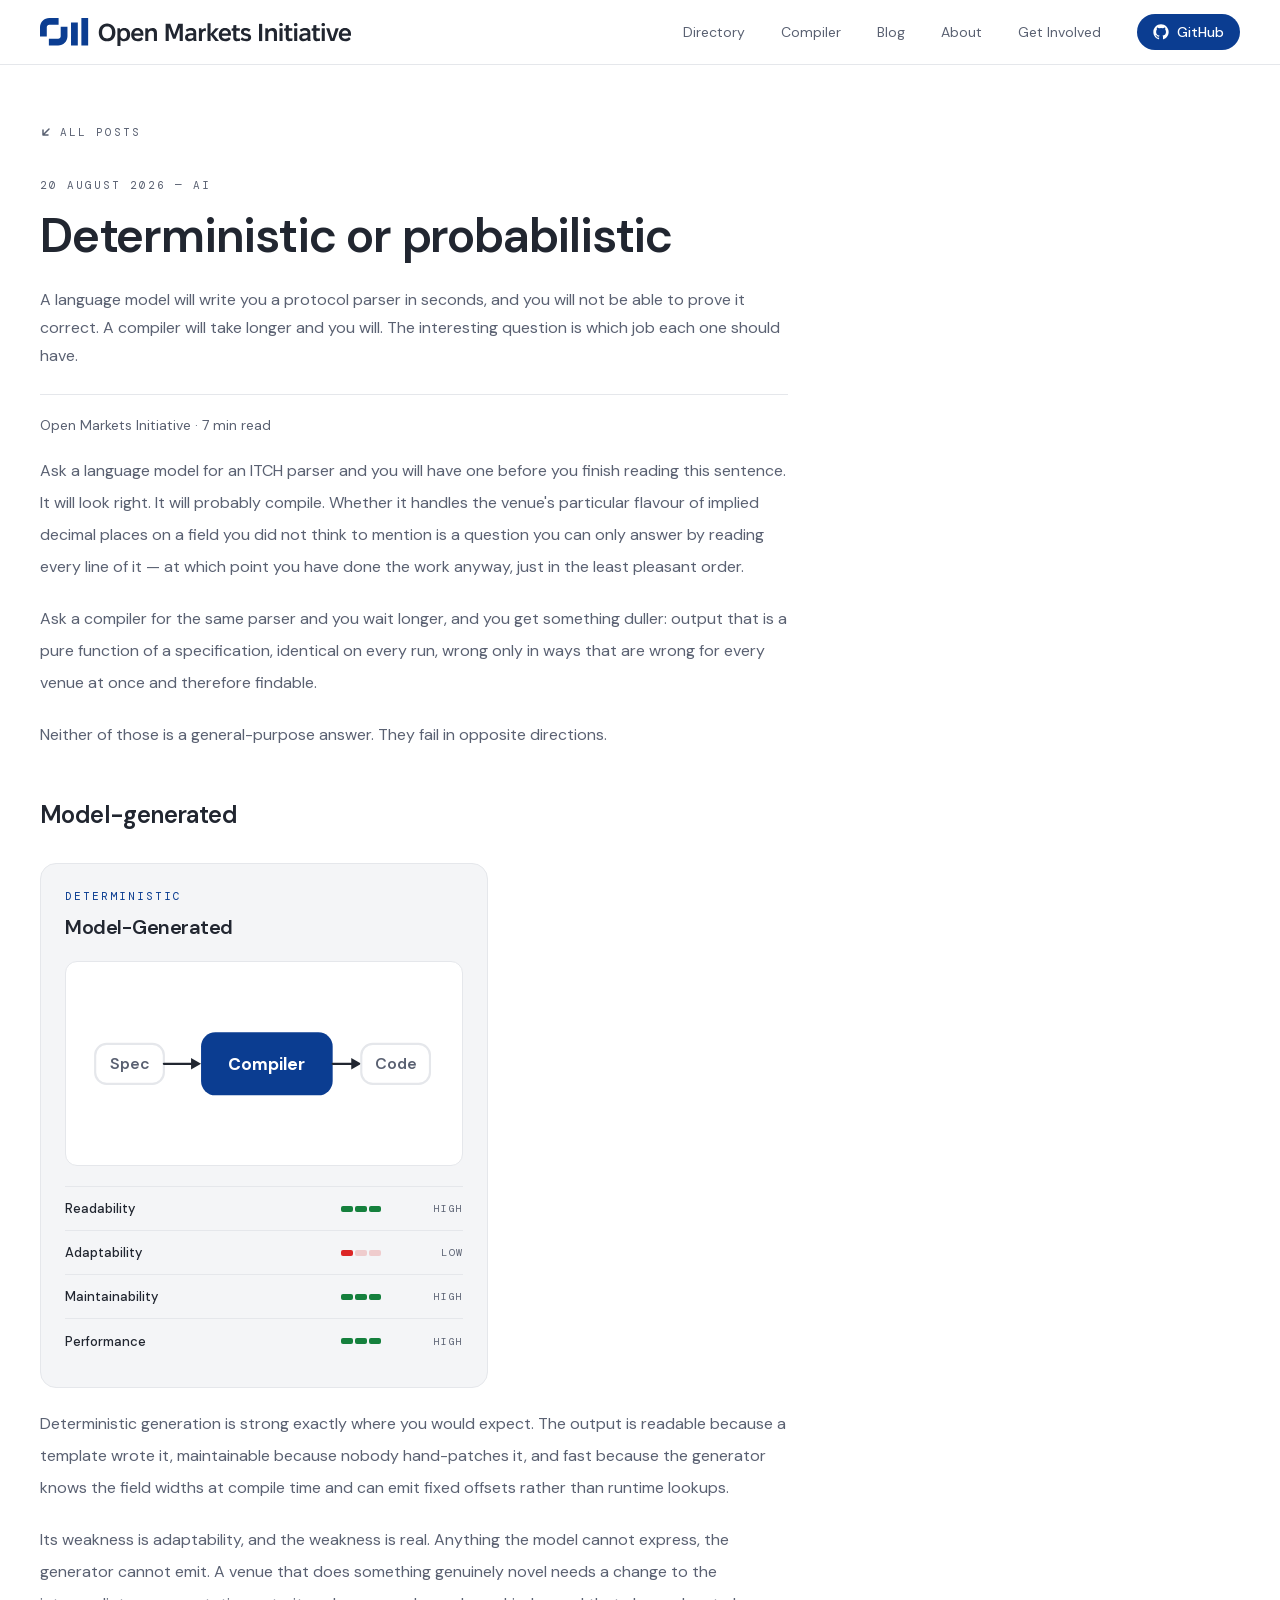
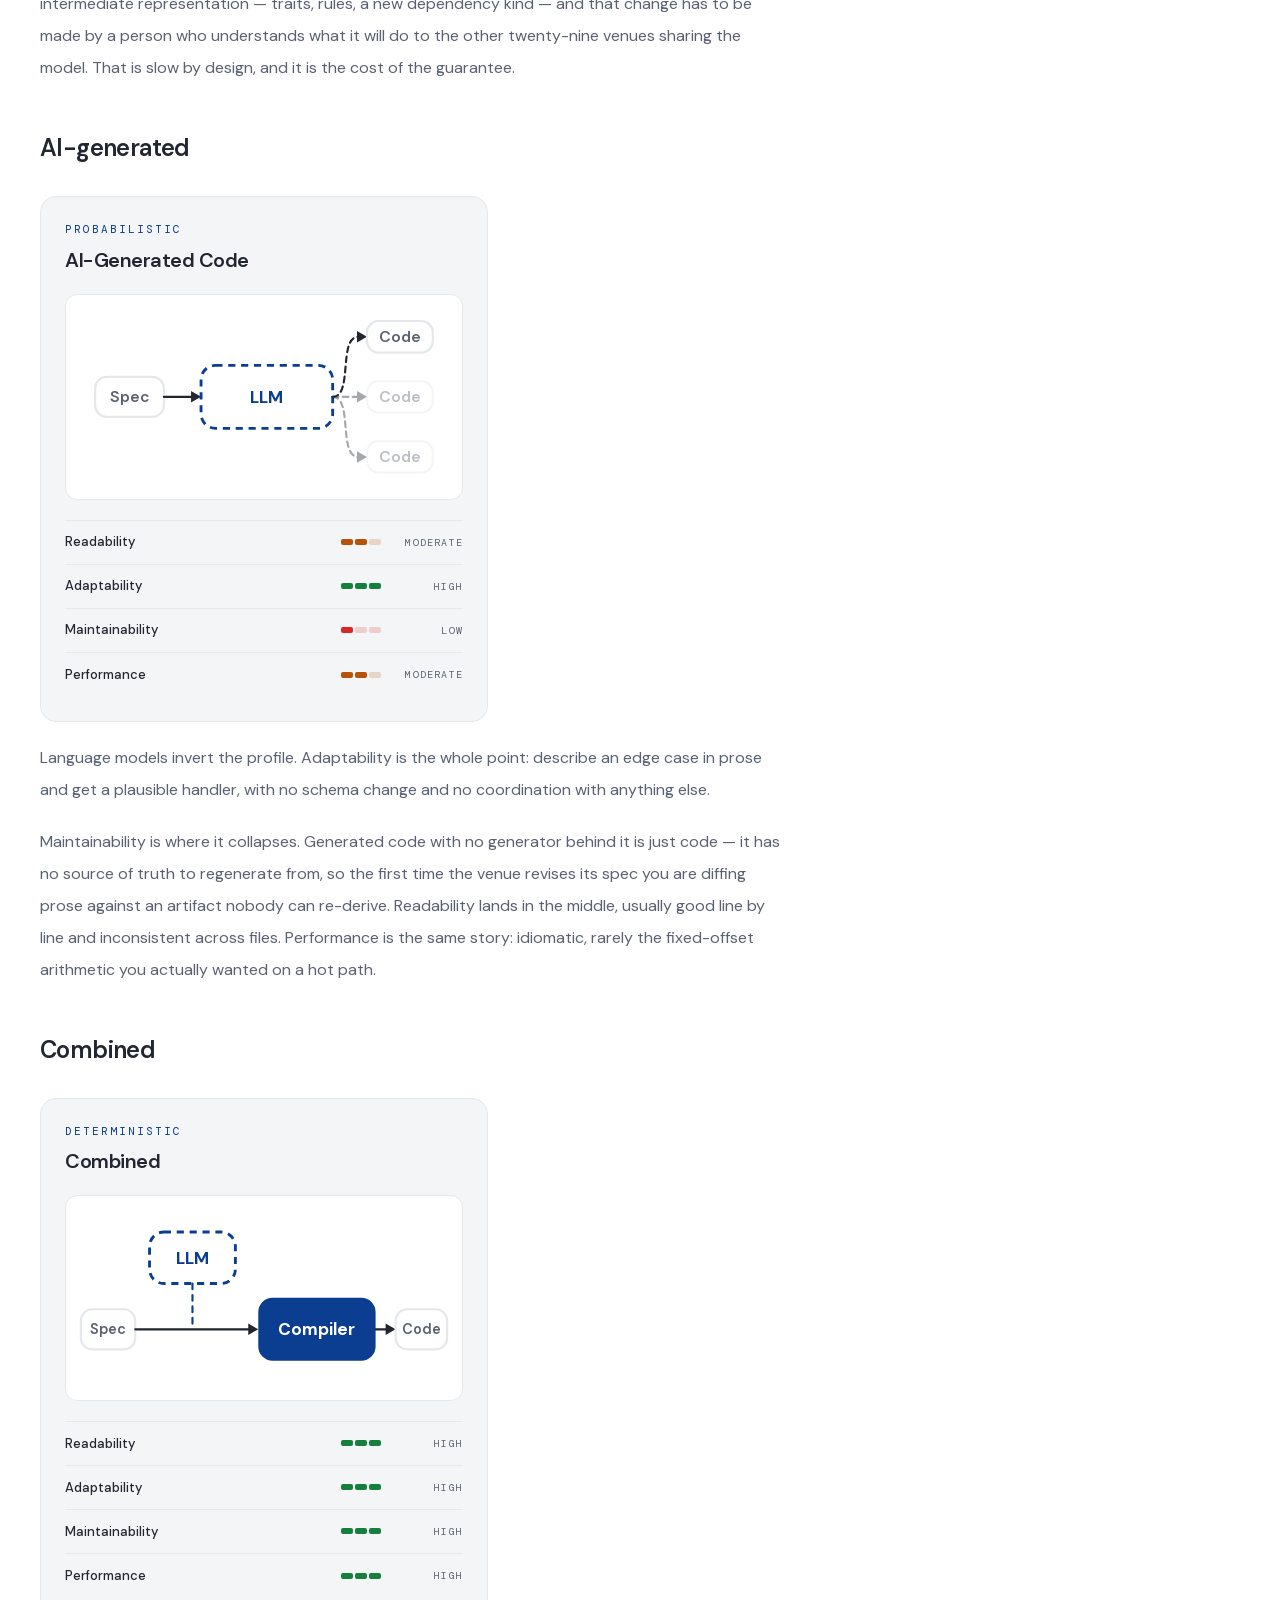
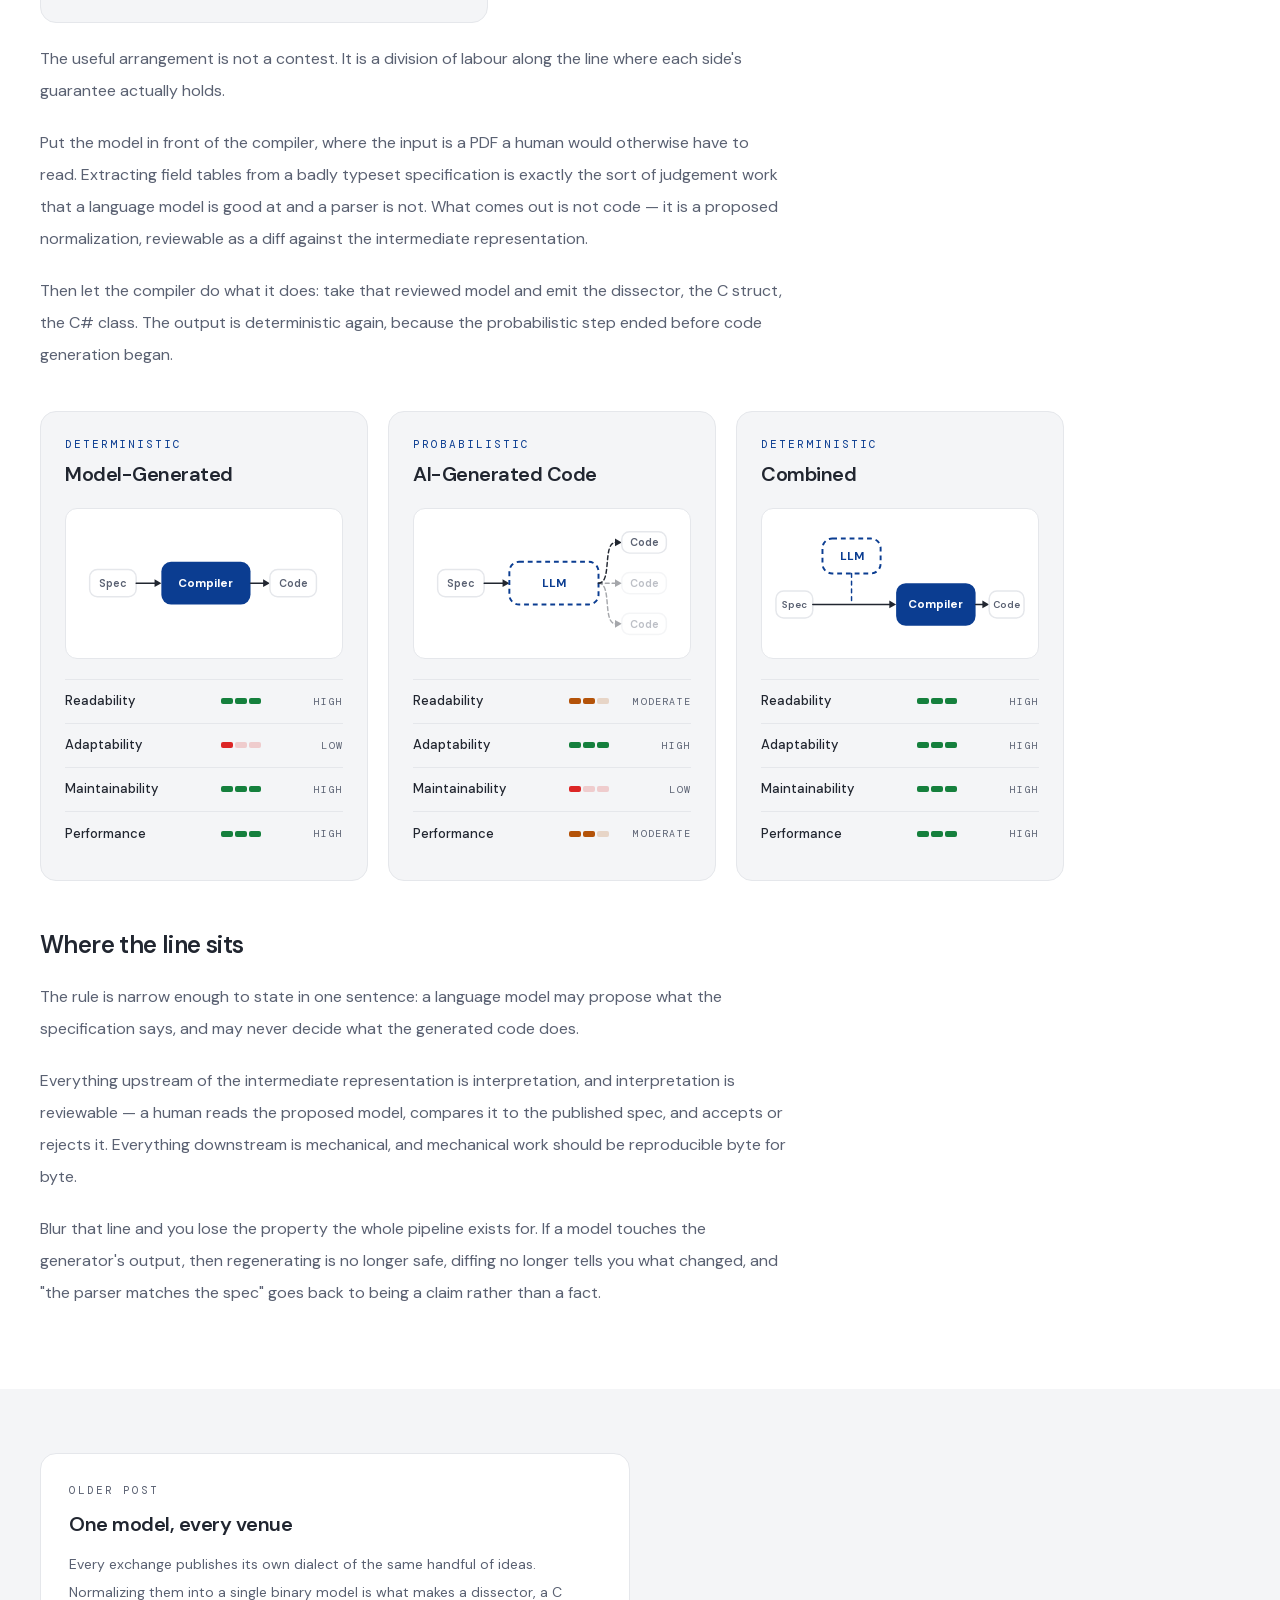
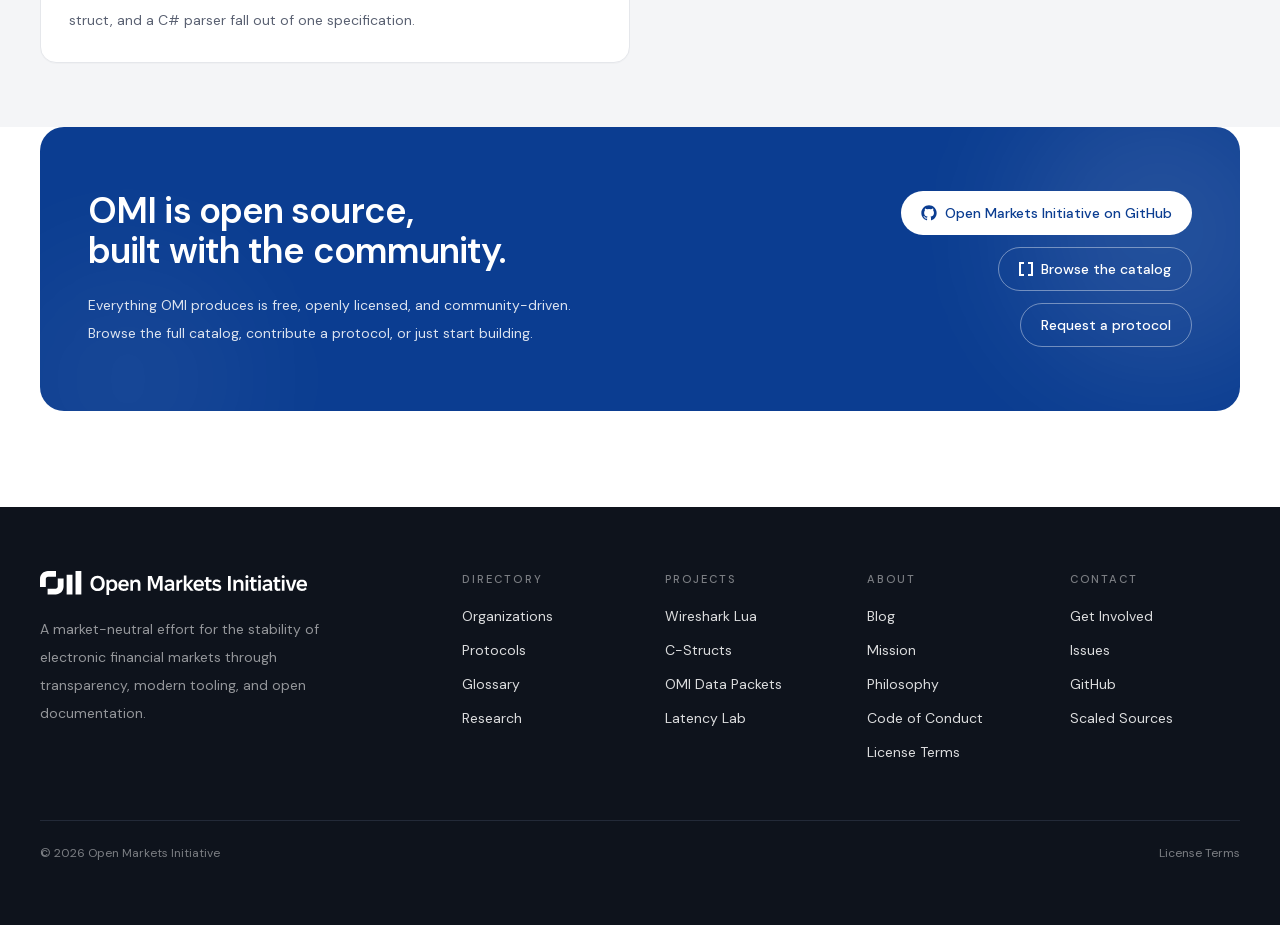
<file: blogs/deterministic-or-probabilistic/index.html>
<!DOCTYPE html><html lang="en" class="dm_sans_d89fb377-module__B_rulq__variable dm_mono_ed3df95c-module__D4oVwa__variable antialiased"><head><meta charSet="utf-8"/><meta name="viewport" content="width=device-width, initial-scale=1"/><link rel="preload" href="/_next/static/media/36363bfb06833f56-s.p.38hmww4cj4vme.woff2" as="font" crossorigin="" type="font/woff2"/><link rel="preload" href="/_next/static/media/5c285b27cdda1fe8-s.p.2_mbdogr7ni8i.woff2" as="font" crossorigin="" type="font/woff2"/><link rel="preload" href="/_next/static/media/a73419dd2ba2d841-s.p.2yee423r7ahpo.woff2" as="font" crossorigin="" type="font/woff2"/><link rel="preload" as="image" href="/omi-wide-color-light.svg"/><link rel="stylesheet" href="/_next/static/chunks/2pm63nl_u_ya6.css" data-precedence="next"/><link rel="preload" as="script" fetchPriority="low" href="/_next/static/chunks/3si9o-rgj1z6x.js"/><script src="/_next/static/chunks/15orcrkp-_9ct.js" async=""></script><script src="/_next/static/chunks/2cya-h6pss2j9.js" async=""></script><script src="/_next/static/chunks/0mr0fnckbkr54.js" async=""></script><script src="/_next/static/chunks/turbopack-43yii3-daxx03.js" async=""></script><script src="/_next/static/chunks/05-c3ty_6dwfk.js" async=""></script><script src="/_next/static/chunks/14mrh2-p_w84d.js" async=""></script><script src="/_next/static/chunks/407rq2vw5s0sh.js" async=""></script><meta name="next-size-adjust" content=""/><title>Deterministic or probabilistic — Open Markets Initiative</title><meta name="description" content="A language model will write you a protocol parser in seconds, and you will not be able to prove it correct. A compiler will take longer and you will. The interesting question is which job each one should have."/><link rel="icon" href="/favicon.ico?favicon.0s_ock0-dxoru.ico" sizes="32x32" type="image/x-icon"/><script src="/_next/static/chunks/0cz1d0mv5g_q7.js" noModule=""></script></head><body><div hidden=""><!--$--><!--/$--></div><header class="sticky top-0 z-40 border-b border-border bg-white/85 backdrop-blur"><div class="mx-auto flex h-16 max-w-7xl items-center justify-between px-6 lg:px-10"><a class="flex items-center gap-2" href="/"><img alt="Open Markets Initiative" width="260" height="24" decoding="async" data-nimg="1" class="h-7 w-auto" style="color:transparent" src="/omi-wide-color-light.svg"/></a><nav class="hidden items-center gap-9 md:flex"><a class="text-sm text-ink-muted transition-colors hover:text-ink" href="/#directory">Directory</a><a class="text-sm text-ink-muted transition-colors hover:text-ink" href="/#compiler">Compiler</a><a class="text-sm text-ink-muted transition-colors hover:text-ink" href="/blogs/">Blog</a><a class="text-sm text-ink-muted transition-colors hover:text-ink" href="/#about">About</a><a class="text-sm text-ink-muted transition-colors hover:text-ink" href="/#contribute">Get Involved</a><a href="https://github.com/Open-Markets-Initiative" target="_blank" rel="noreferrer" class="inline-flex h-9 items-center gap-2 rounded-full bg-brand px-4 text-sm font-medium text-white transition-colors hover:bg-brand-dark"><svg viewBox="0 0 24 24" fill="currentColor" aria-hidden="true" class="h-4 w-4"><path d="M12 .5C5.65.5.5 5.65.5 12c0 5.08 3.29 9.39 7.86 10.92.58.1.79-.25.79-.56v-2c-3.2.7-3.87-1.37-3.87-1.37-.52-1.34-1.28-1.7-1.28-1.7-1.05-.72.08-.7.08-.7 1.16.08 1.77 1.2 1.77 1.2 1.03 1.77 2.7 1.26 3.36.96.1-.75.4-1.26.74-1.55-2.55-.29-5.24-1.28-5.24-5.7 0-1.26.45-2.29 1.19-3.1-.12-.3-.52-1.48.11-3.08 0 0 .97-.31 3.18 1.18a11 11 0 0 1 5.79 0c2.2-1.49 3.17-1.18 3.17-1.18.63 1.6.23 2.78.11 3.08.74.81 1.19 1.84 1.19 3.1 0 4.43-2.69 5.41-5.25 5.7.41.35.78 1.05.78 2.12v3.14c0 .31.21.67.8.56C20.21 21.38 23.5 17.08 23.5 12c0-6.35-5.15-11.5-11.5-11.5Z"></path></svg>GitHub</a></nav></div></header><main><article class="bg-white pb-20 pt-10 lg:pt-14"><div class="mx-auto max-w-7xl px-6 lg:px-10"><a class="inline-flex items-center gap-2 font-mono text-[11px] uppercase tracking-[0.18em] text-ink-muted transition-colors hover:text-ink" href="/blogs/"><svg viewBox="0 0 12 12" fill="none" stroke="currentColor" stroke-width="1.5" stroke-linecap="round" stroke-linejoin="round" aria-hidden="true" class="h-3 w-3 rotate-180"><path d="M3 9 9 3M4 3h5v5"></path></svg>All posts</a><header class="mt-8 max-w-[68ch]"><p class="font-mono text-[11px] uppercase tracking-[0.18em] text-ink-muted">20 August 2026<!-- --> — <!-- -->AI</p><h1 class="mt-4 text-[2.5rem] font-semibold leading-[1.1] tracking-tight text-ink sm:text-5xl">Deterministic or probabilistic</h1><p class="mt-6 text-base leading-7 text-ink-muted">A language model will write you a protocol parser in seconds, and you will not be able to prove it correct. A compiler will take longer and you will. The interesting question is which job each one should have.</p><p class="mt-6 border-t border-border pt-5 text-sm text-ink-muted">Open Markets Initiative<!-- --> · <!-- -->7<!-- --> min read</p></header><p class="mt-5 max-w-[68ch] text-base leading-8 text-ink-muted">Ask a language model for an ITCH parser and you will have one before you finish
reading this sentence. It will look right. It will probably compile. Whether it
handles the venue&#x27;s particular flavour of implied decimal places on a field you
did not think to mention is a question you can only answer by reading every line
of it — at which point you have done the work anyway, just in the least pleasant
order.</p>
<p class="mt-5 max-w-[68ch] text-base leading-8 text-ink-muted">Ask a compiler for the same parser and you wait longer, and you get something
duller: output that is a pure function of a specification, identical on every
run, wrong only in ways that are wrong for every venue at once and therefore
findable.</p>
<p class="mt-5 max-w-[68ch] text-base leading-8 text-ink-muted">Neither of those is a general-purpose answer. They fail in opposite directions.</p>
<h2 class="mt-12 max-w-[68ch] text-2xl font-semibold tracking-tight text-ink">Model-generated</h2>
<div class="mt-8 max-w-md"><article class="grid content-start gap-5 rounded-2xl border border-border bg-surface-muted p-6 lg:row-span-3 lg:grid-rows-subgrid"><div><p class="font-mono text-[11px] uppercase tracking-[0.18em] text-brand">Deterministic</p><h3 class="mt-2 text-xl font-semibold tracking-tight text-ink">Model-Generated</h3></div><div class="self-center rounded-xl border border-border bg-white px-3 py-4" role="img" aria-label="A specification compiled into one reproducible output"><svg viewBox="0 0 260 120" aria-hidden="true" class="h-auto w-full"><g opacity="1"><rect x="12" y="46" width="48" height="28" rx="8" fill="#ffffff" stroke="#e5e7eb" stroke-width="1.5"></rect><text x="36" y="60" text-anchor="middle" dominant-baseline="central" font-size="11" font-weight="600" fill="#5a6172">Spec</text></g><g opacity="1"><path d="M 60 60 H 80" fill="none" stroke="#212630" stroke-width="1.5" stroke-linecap="round"></path><path d="M 86 60 l -7 -4 l 0 8 z" fill="#212630"></path></g><g><rect x="86" y="38" width="92" height="44" rx="10" fill="#0b3d91" stroke="#0b3d91" stroke-width="0"></rect><text x="132" y="60" text-anchor="middle" dominant-baseline="central" font-size="12" font-weight="700" fill="#ffffff">Compiler</text></g><g opacity="1"><path d="M 178 60 H 192" fill="none" stroke="#212630" stroke-width="1.5" stroke-linecap="round"></path><path d="M 198 60 l -7 -4 l 0 8 z" fill="#212630"></path></g><g opacity="1"><rect x="198" y="46" width="48" height="28" rx="8" fill="#ffffff" stroke="#e5e7eb" stroke-width="1.5"></rect><text x="222" y="60" text-anchor="middle" dominant-baseline="central" font-size="11" font-weight="600" fill="#5a6172">Code</text></g></svg></div><dl class="divide-y divide-border border-t border-border"><div class="flex h-11 items-center justify-between gap-3"><dt class="text-[13px] font-medium text-ink">Readability</dt><dd class="flex shrink-0 items-center gap-2.5"><span class="flex items-center gap-0.5" aria-hidden="true"><span class="h-1.5 w-3 rounded-[2px] bg-level-high"></span><span class="h-1.5 w-3 rounded-[2px] bg-level-high"></span><span class="h-1.5 w-3 rounded-[2px] bg-level-high"></span></span><span class="w-[4.5rem] text-right font-mono text-[10px] uppercase tracking-[0.12em] text-ink-muted">High</span></dd></div><div class="flex h-11 items-center justify-between gap-3"><dt class="text-[13px] font-medium text-ink">Adaptability</dt><dd class="flex shrink-0 items-center gap-2.5"><span class="flex items-center gap-0.5" aria-hidden="true"><span class="h-1.5 w-3 rounded-[2px] bg-level-low"></span><span class="h-1.5 w-3 rounded-[2px] bg-level-low/20"></span><span class="h-1.5 w-3 rounded-[2px] bg-level-low/20"></span></span><span class="w-[4.5rem] text-right font-mono text-[10px] uppercase tracking-[0.12em] text-ink-muted">Low</span></dd></div><div class="flex h-11 items-center justify-between gap-3"><dt class="text-[13px] font-medium text-ink">Maintainability</dt><dd class="flex shrink-0 items-center gap-2.5"><span class="flex items-center gap-0.5" aria-hidden="true"><span class="h-1.5 w-3 rounded-[2px] bg-level-high"></span><span class="h-1.5 w-3 rounded-[2px] bg-level-high"></span><span class="h-1.5 w-3 rounded-[2px] bg-level-high"></span></span><span class="w-[4.5rem] text-right font-mono text-[10px] uppercase tracking-[0.12em] text-ink-muted">High</span></dd></div><div class="flex h-11 items-center justify-between gap-3"><dt class="text-[13px] font-medium text-ink">Performance</dt><dd class="flex shrink-0 items-center gap-2.5"><span class="flex items-center gap-0.5" aria-hidden="true"><span class="h-1.5 w-3 rounded-[2px] bg-level-high"></span><span class="h-1.5 w-3 rounded-[2px] bg-level-high"></span><span class="h-1.5 w-3 rounded-[2px] bg-level-high"></span></span><span class="w-[4.5rem] text-right font-mono text-[10px] uppercase tracking-[0.12em] text-ink-muted">High</span></dd></div></dl></article></div>
<p class="mt-5 max-w-[68ch] text-base leading-8 text-ink-muted">Deterministic generation is strong exactly where you would expect. The output is
readable because a template wrote it, maintainable because nobody hand-patches
it, and fast because the generator knows the field widths at compile time and can
emit fixed offsets rather than runtime lookups.</p>
<p class="mt-5 max-w-[68ch] text-base leading-8 text-ink-muted">Its weakness is adaptability, and the weakness is real. Anything the model cannot
express, the generator cannot emit. A venue that does something genuinely novel
needs a change to the intermediate representation — traits, rules, a new
dependency kind — and that change has to be made by a person who understands what
it will do to the other twenty-nine venues sharing the model. That is slow by
design, and it is the cost of the guarantee.</p>
<h2 class="mt-12 max-w-[68ch] text-2xl font-semibold tracking-tight text-ink">AI-generated</h2>
<div class="mt-8 max-w-md"><article class="grid content-start gap-5 rounded-2xl border border-border bg-surface-muted p-6 lg:row-span-3 lg:grid-rows-subgrid"><div><p class="font-mono text-[11px] uppercase tracking-[0.18em] text-brand">Probabilistic</p><h3 class="mt-2 text-xl font-semibold tracking-tight text-ink">AI-Generated Code</h3></div><div class="self-center rounded-xl border border-border bg-white px-3 py-4" role="img" aria-label="A specification passed to a language model, which emits a different plausible output on each run"><svg viewBox="0 0 260 120" aria-hidden="true" class="h-auto w-full"><g opacity="1"><rect x="12" y="46" width="48" height="28" rx="8" fill="#ffffff" stroke="#e5e7eb" stroke-width="1.5"></rect><text x="36" y="60" text-anchor="middle" dominant-baseline="central" font-size="11" font-weight="600" fill="#5a6172">Spec</text></g><g opacity="1"><path d="M 60 60 H 80" fill="none" stroke="#212630" stroke-width="1.5" stroke-linecap="round"></path><path d="M 86 60 l -7 -4 l 0 8 z" fill="#212630"></path></g><g><rect x="86" y="38" width="92" height="44" rx="10" fill="none" stroke="#0b3d91" stroke-width="2" stroke-dasharray="5 4"></rect><text x="132" y="60" text-anchor="middle" dominant-baseline="central" font-size="12" font-weight="700" fill="#0b3d91">LLM</text></g><g opacity="1"><path d="M 178 60 C 192.4 60, 181.6 18, 196 18" fill="none" stroke="#212630" stroke-width="1.5" stroke-linecap="round" stroke-dasharray="4 3"></path><path d="M 202 18 l -7 -4 l 0 8 z" fill="#212630"></path></g><g opacity="0.4"><path d="M 178 60 H 196" fill="none" stroke="#212630" stroke-width="1.5" stroke-linecap="round" stroke-dasharray="4 3"></path><path d="M 202 60 l -7 -4 l 0 8 z" fill="#212630"></path></g><g opacity="0.4"><path d="M 178 60 C 192.4 60, 181.6 102, 196 102" fill="none" stroke="#212630" stroke-width="1.5" stroke-linecap="round" stroke-dasharray="4 3"></path><path d="M 202 102 l -7 -4 l 0 8 z" fill="#212630"></path></g><g opacity="1"><rect x="202" y="7" width="46" height="22" rx="8" fill="#ffffff" stroke="#e5e7eb" stroke-width="1.5"></rect><text x="225" y="18" text-anchor="middle" dominant-baseline="central" font-size="11" font-weight="600" fill="#5a6172">Code</text></g><g opacity="0.4"><rect x="202" y="49" width="46" height="22" rx="8" fill="#ffffff" stroke="#e5e7eb" stroke-width="1.5"></rect><text x="225" y="60" text-anchor="middle" dominant-baseline="central" font-size="11" font-weight="600" fill="#5a6172">Code</text></g><g opacity="0.4"><rect x="202" y="91" width="46" height="22" rx="8" fill="#ffffff" stroke="#e5e7eb" stroke-width="1.5"></rect><text x="225" y="102" text-anchor="middle" dominant-baseline="central" font-size="11" font-weight="600" fill="#5a6172">Code</text></g></svg></div><dl class="divide-y divide-border border-t border-border"><div class="flex h-11 items-center justify-between gap-3"><dt class="text-[13px] font-medium text-ink">Readability</dt><dd class="flex shrink-0 items-center gap-2.5"><span class="flex items-center gap-0.5" aria-hidden="true"><span class="h-1.5 w-3 rounded-[2px] bg-level-moderate"></span><span class="h-1.5 w-3 rounded-[2px] bg-level-moderate"></span><span class="h-1.5 w-3 rounded-[2px] bg-level-moderate/20"></span></span><span class="w-[4.5rem] text-right font-mono text-[10px] uppercase tracking-[0.12em] text-ink-muted">Moderate</span></dd></div><div class="flex h-11 items-center justify-between gap-3"><dt class="text-[13px] font-medium text-ink">Adaptability</dt><dd class="flex shrink-0 items-center gap-2.5"><span class="flex items-center gap-0.5" aria-hidden="true"><span class="h-1.5 w-3 rounded-[2px] bg-level-high"></span><span class="h-1.5 w-3 rounded-[2px] bg-level-high"></span><span class="h-1.5 w-3 rounded-[2px] bg-level-high"></span></span><span class="w-[4.5rem] text-right font-mono text-[10px] uppercase tracking-[0.12em] text-ink-muted">High</span></dd></div><div class="flex h-11 items-center justify-between gap-3"><dt class="text-[13px] font-medium text-ink">Maintainability</dt><dd class="flex shrink-0 items-center gap-2.5"><span class="flex items-center gap-0.5" aria-hidden="true"><span class="h-1.5 w-3 rounded-[2px] bg-level-low"></span><span class="h-1.5 w-3 rounded-[2px] bg-level-low/20"></span><span class="h-1.5 w-3 rounded-[2px] bg-level-low/20"></span></span><span class="w-[4.5rem] text-right font-mono text-[10px] uppercase tracking-[0.12em] text-ink-muted">Low</span></dd></div><div class="flex h-11 items-center justify-between gap-3"><dt class="text-[13px] font-medium text-ink">Performance</dt><dd class="flex shrink-0 items-center gap-2.5"><span class="flex items-center gap-0.5" aria-hidden="true"><span class="h-1.5 w-3 rounded-[2px] bg-level-moderate"></span><span class="h-1.5 w-3 rounded-[2px] bg-level-moderate"></span><span class="h-1.5 w-3 rounded-[2px] bg-level-moderate/20"></span></span><span class="w-[4.5rem] text-right font-mono text-[10px] uppercase tracking-[0.12em] text-ink-muted">Moderate</span></dd></div></dl></article></div>
<p class="mt-5 max-w-[68ch] text-base leading-8 text-ink-muted">Language models invert the profile. Adaptability is the whole point: describe an
edge case in prose and get a plausible handler, with no schema change and no
coordination with anything else.</p>
<p class="mt-5 max-w-[68ch] text-base leading-8 text-ink-muted">Maintainability is where it collapses. Generated code with no generator behind it
is just code — it has no source of truth to regenerate from, so the first time
the venue revises its spec you are diffing prose against an artifact nobody can
re-derive. Readability lands in the middle, usually good line by line and
inconsistent across files. Performance is the same story: idiomatic, rarely the
fixed-offset arithmetic you actually wanted on a hot path.</p>
<h2 class="mt-12 max-w-[68ch] text-2xl font-semibold tracking-tight text-ink">Combined</h2>
<div class="mt-8 max-w-md"><article class="grid content-start gap-5 rounded-2xl border border-border bg-surface-muted p-6 lg:row-span-3 lg:grid-rows-subgrid"><div><p class="font-mono text-[11px] uppercase tracking-[0.18em] text-brand">Deterministic</p><h3 class="mt-2 text-xl font-semibold tracking-tight text-ink">Combined</h3></div><div class="self-center rounded-xl border border-border bg-white px-3 py-4" role="img" aria-label="A specification flows straight into the compiler and out to code, with a language model feeding that path from above rather than sitting in it — one reproducible output"><svg viewBox="0 0 260 120" aria-hidden="true" class="h-auto w-full"><g><rect x="50" y="14" width="60" height="36" rx="10" fill="none" stroke="#0b3d91" stroke-width="2" stroke-dasharray="5 4"></rect><text x="80" y="32" text-anchor="middle" dominant-baseline="central" font-size="12" font-weight="700" fill="#0b3d91">LLM</text></g><path d="M 80 50 V 82" fill="none" stroke="#0b3d91" stroke-width="1.5" stroke-linecap="round" stroke-dasharray="4 4"></path><g opacity="1"><rect x="2" y="68" width="38" height="28" rx="8" fill="#ffffff" stroke="#e5e7eb" stroke-width="1.5"></rect><text x="21" y="82" text-anchor="middle" dominant-baseline="central" font-size="10" font-weight="600" fill="#5a6172">Spec</text></g><g opacity="1"><path d="M 40 82 H 120" fill="none" stroke="#212630" stroke-width="1.5" stroke-linecap="round"></path><path d="M 126 82 l -7 -4 l 0 8 z" fill="#212630"></path></g><g><rect x="126" y="60" width="82" height="44" rx="10" fill="#0b3d91" stroke="#0b3d91" stroke-width="0"></rect><text x="167" y="82" text-anchor="middle" dominant-baseline="central" font-size="12" font-weight="700" fill="#ffffff">Compiler</text></g><g opacity="1"><path d="M 208 82 H 216" fill="none" stroke="#212630" stroke-width="1.5" stroke-linecap="round"></path><path d="M 222 82 l -7 -4 l 0 8 z" fill="#212630"></path></g><g opacity="1"><rect x="222" y="68" width="36" height="28" rx="8" fill="#ffffff" stroke="#e5e7eb" stroke-width="1.5"></rect><text x="240" y="82" text-anchor="middle" dominant-baseline="central" font-size="10" font-weight="600" fill="#5a6172">Code</text></g></svg></div><dl class="divide-y divide-border border-t border-border"><div class="flex h-11 items-center justify-between gap-3"><dt class="text-[13px] font-medium text-ink">Readability</dt><dd class="flex shrink-0 items-center gap-2.5"><span class="flex items-center gap-0.5" aria-hidden="true"><span class="h-1.5 w-3 rounded-[2px] bg-level-high"></span><span class="h-1.5 w-3 rounded-[2px] bg-level-high"></span><span class="h-1.5 w-3 rounded-[2px] bg-level-high"></span></span><span class="w-[4.5rem] text-right font-mono text-[10px] uppercase tracking-[0.12em] text-ink-muted">High</span></dd></div><div class="flex h-11 items-center justify-between gap-3"><dt class="text-[13px] font-medium text-ink">Adaptability</dt><dd class="flex shrink-0 items-center gap-2.5"><span class="flex items-center gap-0.5" aria-hidden="true"><span class="h-1.5 w-3 rounded-[2px] bg-level-high"></span><span class="h-1.5 w-3 rounded-[2px] bg-level-high"></span><span class="h-1.5 w-3 rounded-[2px] bg-level-high"></span></span><span class="w-[4.5rem] text-right font-mono text-[10px] uppercase tracking-[0.12em] text-ink-muted">High</span></dd></div><div class="flex h-11 items-center justify-between gap-3"><dt class="text-[13px] font-medium text-ink">Maintainability</dt><dd class="flex shrink-0 items-center gap-2.5"><span class="flex items-center gap-0.5" aria-hidden="true"><span class="h-1.5 w-3 rounded-[2px] bg-level-high"></span><span class="h-1.5 w-3 rounded-[2px] bg-level-high"></span><span class="h-1.5 w-3 rounded-[2px] bg-level-high"></span></span><span class="w-[4.5rem] text-right font-mono text-[10px] uppercase tracking-[0.12em] text-ink-muted">High</span></dd></div><div class="flex h-11 items-center justify-between gap-3"><dt class="text-[13px] font-medium text-ink">Performance</dt><dd class="flex shrink-0 items-center gap-2.5"><span class="flex items-center gap-0.5" aria-hidden="true"><span class="h-1.5 w-3 rounded-[2px] bg-level-high"></span><span class="h-1.5 w-3 rounded-[2px] bg-level-high"></span><span class="h-1.5 w-3 rounded-[2px] bg-level-high"></span></span><span class="w-[4.5rem] text-right font-mono text-[10px] uppercase tracking-[0.12em] text-ink-muted">High</span></dd></div></dl></article></div>
<p class="mt-5 max-w-[68ch] text-base leading-8 text-ink-muted">The useful arrangement is not a contest. It is a division of labour along the
line where each side&#x27;s guarantee actually holds.</p>
<p class="mt-5 max-w-[68ch] text-base leading-8 text-ink-muted">Put the model in front of the compiler, where the input is a PDF a human would
otherwise have to read. Extracting field tables from a badly typeset
specification is exactly the sort of judgement work that a language model is good
at and a parser is not. What comes out is not code — it is a proposed
normalization, reviewable as a diff against the intermediate representation.</p>
<p class="mt-5 max-w-[68ch] text-base leading-8 text-ink-muted">Then let the compiler do what it does: take that reviewed model and emit the
dissector, the C struct, the C# class. The output is deterministic again, because
the probabilistic step ended before code generation began.</p>
<div class="mt-10 grid max-w-5xl gap-5 lg:grid-cols-3 lg:grid-rows-[auto_auto_auto]"><article class="grid content-start gap-5 rounded-2xl border border-border bg-surface-muted p-6 lg:row-span-3 lg:grid-rows-subgrid"><div><p class="font-mono text-[11px] uppercase tracking-[0.18em] text-brand">Deterministic</p><h3 class="mt-2 text-xl font-semibold tracking-tight text-ink">Model-Generated</h3></div><div class="self-center rounded-xl border border-border bg-white px-3 py-4" role="img" aria-label="A specification compiled into one reproducible output"><svg viewBox="0 0 260 120" aria-hidden="true" class="h-auto w-full"><g opacity="1"><rect x="12" y="46" width="48" height="28" rx="8" fill="#ffffff" stroke="#e5e7eb" stroke-width="1.5"></rect><text x="36" y="60" text-anchor="middle" dominant-baseline="central" font-size="11" font-weight="600" fill="#5a6172">Spec</text></g><g opacity="1"><path d="M 60 60 H 80" fill="none" stroke="#212630" stroke-width="1.5" stroke-linecap="round"></path><path d="M 86 60 l -7 -4 l 0 8 z" fill="#212630"></path></g><g><rect x="86" y="38" width="92" height="44" rx="10" fill="#0b3d91" stroke="#0b3d91" stroke-width="0"></rect><text x="132" y="60" text-anchor="middle" dominant-baseline="central" font-size="12" font-weight="700" fill="#ffffff">Compiler</text></g><g opacity="1"><path d="M 178 60 H 192" fill="none" stroke="#212630" stroke-width="1.5" stroke-linecap="round"></path><path d="M 198 60 l -7 -4 l 0 8 z" fill="#212630"></path></g><g opacity="1"><rect x="198" y="46" width="48" height="28" rx="8" fill="#ffffff" stroke="#e5e7eb" stroke-width="1.5"></rect><text x="222" y="60" text-anchor="middle" dominant-baseline="central" font-size="11" font-weight="600" fill="#5a6172">Code</text></g></svg></div><dl class="divide-y divide-border border-t border-border"><div class="flex h-11 items-center justify-between gap-3"><dt class="text-[13px] font-medium text-ink">Readability</dt><dd class="flex shrink-0 items-center gap-2.5"><span class="flex items-center gap-0.5" aria-hidden="true"><span class="h-1.5 w-3 rounded-[2px] bg-level-high"></span><span class="h-1.5 w-3 rounded-[2px] bg-level-high"></span><span class="h-1.5 w-3 rounded-[2px] bg-level-high"></span></span><span class="w-[4.5rem] text-right font-mono text-[10px] uppercase tracking-[0.12em] text-ink-muted">High</span></dd></div><div class="flex h-11 items-center justify-between gap-3"><dt class="text-[13px] font-medium text-ink">Adaptability</dt><dd class="flex shrink-0 items-center gap-2.5"><span class="flex items-center gap-0.5" aria-hidden="true"><span class="h-1.5 w-3 rounded-[2px] bg-level-low"></span><span class="h-1.5 w-3 rounded-[2px] bg-level-low/20"></span><span class="h-1.5 w-3 rounded-[2px] bg-level-low/20"></span></span><span class="w-[4.5rem] text-right font-mono text-[10px] uppercase tracking-[0.12em] text-ink-muted">Low</span></dd></div><div class="flex h-11 items-center justify-between gap-3"><dt class="text-[13px] font-medium text-ink">Maintainability</dt><dd class="flex shrink-0 items-center gap-2.5"><span class="flex items-center gap-0.5" aria-hidden="true"><span class="h-1.5 w-3 rounded-[2px] bg-level-high"></span><span class="h-1.5 w-3 rounded-[2px] bg-level-high"></span><span class="h-1.5 w-3 rounded-[2px] bg-level-high"></span></span><span class="w-[4.5rem] text-right font-mono text-[10px] uppercase tracking-[0.12em] text-ink-muted">High</span></dd></div><div class="flex h-11 items-center justify-between gap-3"><dt class="text-[13px] font-medium text-ink">Performance</dt><dd class="flex shrink-0 items-center gap-2.5"><span class="flex items-center gap-0.5" aria-hidden="true"><span class="h-1.5 w-3 rounded-[2px] bg-level-high"></span><span class="h-1.5 w-3 rounded-[2px] bg-level-high"></span><span class="h-1.5 w-3 rounded-[2px] bg-level-high"></span></span><span class="w-[4.5rem] text-right font-mono text-[10px] uppercase tracking-[0.12em] text-ink-muted">High</span></dd></div></dl></article><article class="grid content-start gap-5 rounded-2xl border border-border bg-surface-muted p-6 lg:row-span-3 lg:grid-rows-subgrid"><div><p class="font-mono text-[11px] uppercase tracking-[0.18em] text-brand">Probabilistic</p><h3 class="mt-2 text-xl font-semibold tracking-tight text-ink">AI-Generated Code</h3></div><div class="self-center rounded-xl border border-border bg-white px-3 py-4" role="img" aria-label="A specification passed to a language model, which emits a different plausible output on each run"><svg viewBox="0 0 260 120" aria-hidden="true" class="h-auto w-full"><g opacity="1"><rect x="12" y="46" width="48" height="28" rx="8" fill="#ffffff" stroke="#e5e7eb" stroke-width="1.5"></rect><text x="36" y="60" text-anchor="middle" dominant-baseline="central" font-size="11" font-weight="600" fill="#5a6172">Spec</text></g><g opacity="1"><path d="M 60 60 H 80" fill="none" stroke="#212630" stroke-width="1.5" stroke-linecap="round"></path><path d="M 86 60 l -7 -4 l 0 8 z" fill="#212630"></path></g><g><rect x="86" y="38" width="92" height="44" rx="10" fill="none" stroke="#0b3d91" stroke-width="2" stroke-dasharray="5 4"></rect><text x="132" y="60" text-anchor="middle" dominant-baseline="central" font-size="12" font-weight="700" fill="#0b3d91">LLM</text></g><g opacity="1"><path d="M 178 60 C 192.4 60, 181.6 18, 196 18" fill="none" stroke="#212630" stroke-width="1.5" stroke-linecap="round" stroke-dasharray="4 3"></path><path d="M 202 18 l -7 -4 l 0 8 z" fill="#212630"></path></g><g opacity="0.4"><path d="M 178 60 H 196" fill="none" stroke="#212630" stroke-width="1.5" stroke-linecap="round" stroke-dasharray="4 3"></path><path d="M 202 60 l -7 -4 l 0 8 z" fill="#212630"></path></g><g opacity="0.4"><path d="M 178 60 C 192.4 60, 181.6 102, 196 102" fill="none" stroke="#212630" stroke-width="1.5" stroke-linecap="round" stroke-dasharray="4 3"></path><path d="M 202 102 l -7 -4 l 0 8 z" fill="#212630"></path></g><g opacity="1"><rect x="202" y="7" width="46" height="22" rx="8" fill="#ffffff" stroke="#e5e7eb" stroke-width="1.5"></rect><text x="225" y="18" text-anchor="middle" dominant-baseline="central" font-size="11" font-weight="600" fill="#5a6172">Code</text></g><g opacity="0.4"><rect x="202" y="49" width="46" height="22" rx="8" fill="#ffffff" stroke="#e5e7eb" stroke-width="1.5"></rect><text x="225" y="60" text-anchor="middle" dominant-baseline="central" font-size="11" font-weight="600" fill="#5a6172">Code</text></g><g opacity="0.4"><rect x="202" y="91" width="46" height="22" rx="8" fill="#ffffff" stroke="#e5e7eb" stroke-width="1.5"></rect><text x="225" y="102" text-anchor="middle" dominant-baseline="central" font-size="11" font-weight="600" fill="#5a6172">Code</text></g></svg></div><dl class="divide-y divide-border border-t border-border"><div class="flex h-11 items-center justify-between gap-3"><dt class="text-[13px] font-medium text-ink">Readability</dt><dd class="flex shrink-0 items-center gap-2.5"><span class="flex items-center gap-0.5" aria-hidden="true"><span class="h-1.5 w-3 rounded-[2px] bg-level-moderate"></span><span class="h-1.5 w-3 rounded-[2px] bg-level-moderate"></span><span class="h-1.5 w-3 rounded-[2px] bg-level-moderate/20"></span></span><span class="w-[4.5rem] text-right font-mono text-[10px] uppercase tracking-[0.12em] text-ink-muted">Moderate</span></dd></div><div class="flex h-11 items-center justify-between gap-3"><dt class="text-[13px] font-medium text-ink">Adaptability</dt><dd class="flex shrink-0 items-center gap-2.5"><span class="flex items-center gap-0.5" aria-hidden="true"><span class="h-1.5 w-3 rounded-[2px] bg-level-high"></span><span class="h-1.5 w-3 rounded-[2px] bg-level-high"></span><span class="h-1.5 w-3 rounded-[2px] bg-level-high"></span></span><span class="w-[4.5rem] text-right font-mono text-[10px] uppercase tracking-[0.12em] text-ink-muted">High</span></dd></div><div class="flex h-11 items-center justify-between gap-3"><dt class="text-[13px] font-medium text-ink">Maintainability</dt><dd class="flex shrink-0 items-center gap-2.5"><span class="flex items-center gap-0.5" aria-hidden="true"><span class="h-1.5 w-3 rounded-[2px] bg-level-low"></span><span class="h-1.5 w-3 rounded-[2px] bg-level-low/20"></span><span class="h-1.5 w-3 rounded-[2px] bg-level-low/20"></span></span><span class="w-[4.5rem] text-right font-mono text-[10px] uppercase tracking-[0.12em] text-ink-muted">Low</span></dd></div><div class="flex h-11 items-center justify-between gap-3"><dt class="text-[13px] font-medium text-ink">Performance</dt><dd class="flex shrink-0 items-center gap-2.5"><span class="flex items-center gap-0.5" aria-hidden="true"><span class="h-1.5 w-3 rounded-[2px] bg-level-moderate"></span><span class="h-1.5 w-3 rounded-[2px] bg-level-moderate"></span><span class="h-1.5 w-3 rounded-[2px] bg-level-moderate/20"></span></span><span class="w-[4.5rem] text-right font-mono text-[10px] uppercase tracking-[0.12em] text-ink-muted">Moderate</span></dd></div></dl></article><article class="grid content-start gap-5 rounded-2xl border border-border bg-surface-muted p-6 lg:row-span-3 lg:grid-rows-subgrid"><div><p class="font-mono text-[11px] uppercase tracking-[0.18em] text-brand">Deterministic</p><h3 class="mt-2 text-xl font-semibold tracking-tight text-ink">Combined</h3></div><div class="self-center rounded-xl border border-border bg-white px-3 py-4" role="img" aria-label="A specification flows straight into the compiler and out to code, with a language model feeding that path from above rather than sitting in it — one reproducible output"><svg viewBox="0 0 260 120" aria-hidden="true" class="h-auto w-full"><g><rect x="50" y="14" width="60" height="36" rx="10" fill="none" stroke="#0b3d91" stroke-width="2" stroke-dasharray="5 4"></rect><text x="80" y="32" text-anchor="middle" dominant-baseline="central" font-size="12" font-weight="700" fill="#0b3d91">LLM</text></g><path d="M 80 50 V 82" fill="none" stroke="#0b3d91" stroke-width="1.5" stroke-linecap="round" stroke-dasharray="4 4"></path><g opacity="1"><rect x="2" y="68" width="38" height="28" rx="8" fill="#ffffff" stroke="#e5e7eb" stroke-width="1.5"></rect><text x="21" y="82" text-anchor="middle" dominant-baseline="central" font-size="10" font-weight="600" fill="#5a6172">Spec</text></g><g opacity="1"><path d="M 40 82 H 120" fill="none" stroke="#212630" stroke-width="1.5" stroke-linecap="round"></path><path d="M 126 82 l -7 -4 l 0 8 z" fill="#212630"></path></g><g><rect x="126" y="60" width="82" height="44" rx="10" fill="#0b3d91" stroke="#0b3d91" stroke-width="0"></rect><text x="167" y="82" text-anchor="middle" dominant-baseline="central" font-size="12" font-weight="700" fill="#ffffff">Compiler</text></g><g opacity="1"><path d="M 208 82 H 216" fill="none" stroke="#212630" stroke-width="1.5" stroke-linecap="round"></path><path d="M 222 82 l -7 -4 l 0 8 z" fill="#212630"></path></g><g opacity="1"><rect x="222" y="68" width="36" height="28" rx="8" fill="#ffffff" stroke="#e5e7eb" stroke-width="1.5"></rect><text x="240" y="82" text-anchor="middle" dominant-baseline="central" font-size="10" font-weight="600" fill="#5a6172">Code</text></g></svg></div><dl class="divide-y divide-border border-t border-border"><div class="flex h-11 items-center justify-between gap-3"><dt class="text-[13px] font-medium text-ink">Readability</dt><dd class="flex shrink-0 items-center gap-2.5"><span class="flex items-center gap-0.5" aria-hidden="true"><span class="h-1.5 w-3 rounded-[2px] bg-level-high"></span><span class="h-1.5 w-3 rounded-[2px] bg-level-high"></span><span class="h-1.5 w-3 rounded-[2px] bg-level-high"></span></span><span class="w-[4.5rem] text-right font-mono text-[10px] uppercase tracking-[0.12em] text-ink-muted">High</span></dd></div><div class="flex h-11 items-center justify-between gap-3"><dt class="text-[13px] font-medium text-ink">Adaptability</dt><dd class="flex shrink-0 items-center gap-2.5"><span class="flex items-center gap-0.5" aria-hidden="true"><span class="h-1.5 w-3 rounded-[2px] bg-level-high"></span><span class="h-1.5 w-3 rounded-[2px] bg-level-high"></span><span class="h-1.5 w-3 rounded-[2px] bg-level-high"></span></span><span class="w-[4.5rem] text-right font-mono text-[10px] uppercase tracking-[0.12em] text-ink-muted">High</span></dd></div><div class="flex h-11 items-center justify-between gap-3"><dt class="text-[13px] font-medium text-ink">Maintainability</dt><dd class="flex shrink-0 items-center gap-2.5"><span class="flex items-center gap-0.5" aria-hidden="true"><span class="h-1.5 w-3 rounded-[2px] bg-level-high"></span><span class="h-1.5 w-3 rounded-[2px] bg-level-high"></span><span class="h-1.5 w-3 rounded-[2px] bg-level-high"></span></span><span class="w-[4.5rem] text-right font-mono text-[10px] uppercase tracking-[0.12em] text-ink-muted">High</span></dd></div><div class="flex h-11 items-center justify-between gap-3"><dt class="text-[13px] font-medium text-ink">Performance</dt><dd class="flex shrink-0 items-center gap-2.5"><span class="flex items-center gap-0.5" aria-hidden="true"><span class="h-1.5 w-3 rounded-[2px] bg-level-high"></span><span class="h-1.5 w-3 rounded-[2px] bg-level-high"></span><span class="h-1.5 w-3 rounded-[2px] bg-level-high"></span></span><span class="w-[4.5rem] text-right font-mono text-[10px] uppercase tracking-[0.12em] text-ink-muted">High</span></dd></div></dl></article></div>
<h2 class="mt-12 max-w-[68ch] text-2xl font-semibold tracking-tight text-ink">Where the line sits</h2>
<p class="mt-5 max-w-[68ch] text-base leading-8 text-ink-muted">The rule is narrow enough to state in one sentence: a language model may propose
what the specification says, and may never decide what the generated code does.</p>
<p class="mt-5 max-w-[68ch] text-base leading-8 text-ink-muted">Everything upstream of the intermediate representation is interpretation, and
interpretation is reviewable — a human reads the proposed model, compares it to
the published spec, and accepts or rejects it. Everything downstream is
mechanical, and mechanical work should be reproducible byte for byte.</p>
<p class="mt-5 max-w-[68ch] text-base leading-8 text-ink-muted">Blur that line and you lose the property the whole pipeline exists for. If a
model touches the generator&#x27;s output, then regenerating is no longer safe,
diffing no longer tells you what changed, and &quot;the parser matches the spec&quot; goes
back to being a claim rather than a fact.</p></div></article><section class="bg-surface-muted py-16"><div class="mx-auto max-w-7xl px-6 lg:px-10"><div class="grid gap-5 md:grid-cols-2"><a class="group rounded-2xl border border-border bg-white p-7 shadow-[0_1px_0_rgba(0,0,0,0.02)] transition-colors hover:border-ink/20" href="/blogs/one-model-every-venue/"><p class="font-mono text-[11px] uppercase tracking-[0.18em] text-ink-muted">Older post</p><p class="mt-3 text-xl font-semibold tracking-tight text-ink transition-colors group-hover:text-brand">One model, every venue</p><p class="mt-3 text-sm leading-7 text-ink-muted">Every exchange publishes its own dialect of the same handful of ideas. Normalizing them into a single binary model is what makes a dissector, a C struct, and a C# parser fall out of one specification.</p></a></div></div></section><section class="bg-white pb-24"><div class="mx-auto max-w-7xl px-6 lg:px-10"><div class="relative overflow-hidden rounded-3xl bg-brand px-8 py-14 text-white sm:px-12 sm:py-16"><div aria-hidden="true" class="pointer-events-none absolute -right-16 -top-10 h-72 w-72 rounded-full bg-white/10 blur-3xl"></div><div aria-hidden="true" class="pointer-events-none absolute -bottom-24 -left-10 h-64 w-64 rounded-full bg-white/5 blur-3xl"></div><div class="relative grid items-center gap-10 lg:grid-cols-[1.1fr_1fr]"><div><h2 class="text-3xl font-semibold tracking-tight sm:text-4xl">OMI is open source,<br/>built with the community.</h2><p class="mt-5 max-w-lg text-sm leading-7 text-white/85">Everything OMI produces is free, openly licensed, and community-driven. Browse the full catalog, contribute a protocol, or just start building.</p></div><div class="flex flex-col items-stretch gap-3 lg:items-end"><a href="https://github.com/Open-Markets-Initiative" target="_blank" rel="noreferrer" class="inline-flex h-11 w-full max-w-sm items-center justify-center gap-2 rounded-full bg-white px-5 text-sm font-medium text-brand transition-colors hover:bg-white/90 lg:w-auto"><svg viewBox="0 0 24 24" fill="currentColor" aria-hidden="true" class="h-4 w-4"><path d="M12 .5C5.65.5.5 5.65.5 12c0 5.08 3.29 9.39 7.86 10.92.58.1.79-.25.79-.56v-2c-3.2.7-3.87-1.37-3.87-1.37-.52-1.34-1.28-1.7-1.28-1.7-1.05-.72.08-.7.08-.7 1.16.08 1.77 1.2 1.77 1.2 1.03 1.77 2.7 1.26 3.36.96.1-.75.4-1.26.74-1.55-2.55-.29-5.24-1.28-5.24-5.7 0-1.26.45-2.29 1.19-3.1-.12-.3-.52-1.48.11-3.08 0 0 .97-.31 3.18 1.18a11 11 0 0 1 5.79 0c2.2-1.49 3.17-1.18 3.17-1.18.63 1.6.23 2.78.11 3.08.74.81 1.19 1.84 1.19 3.1 0 4.43-2.69 5.41-5.25 5.7.41.35.78 1.05.78 2.12v3.14c0 .31.21.67.8.56C20.21 21.38 23.5 17.08 23.5 12c0-6.35-5.15-11.5-11.5-11.5Z"></path></svg>Open Markets Initiative on GitHub</a><a class="inline-flex h-11 w-full max-w-sm items-center justify-center gap-2 rounded-full border border-white/40 px-5 text-sm font-medium text-white transition-colors hover:bg-white/10 lg:w-auto" href="/#directory"><svg viewBox="0 0 14 14" fill="currentColor" aria-hidden="true" class="h-3.5 w-3.5"><path d="M5 0v2H2v10h3v2H0V0zM9 0h5v14H9v-2h3V2H9z"></path></svg>Browse the catalog</a><a class="inline-flex h-11 w-full max-w-sm items-center justify-center gap-2 rounded-full border border-white/40 px-5 text-sm font-medium text-white transition-colors hover:bg-white/10 lg:w-auto" href="/#contribute">Request a protocol</a></div></div></div></div></section></main><footer class="bg-surface-dark py-16 text-white"><div class="mx-auto max-w-7xl px-6 lg:px-10"><div class="grid gap-12 lg:grid-cols-[1.3fr_2.7fr]"><div><img alt="Open Markets Initiative" loading="lazy" width="220" height="20" decoding="async" data-nimg="1" class="h-6 w-auto" style="color:transparent" src="/omi-wide-white.svg"/><p class="mt-5 max-w-xs text-sm leading-7 text-white/55">A market-neutral effort for the stability of electronic financial markets through transparency, modern tooling, and open documentation.</p></div><div class="grid grid-cols-2 gap-8 sm:grid-cols-4"><div><p class="text-[0.7rem] font-medium uppercase tracking-[0.18em] text-white/45">Directory</p><ul class="mt-4 space-y-2.5"><li><a href="https://github.com/Open-Markets-Initiative/Directory/tree/main/Organizations" target="_blank" rel="noreferrer" class="text-sm text-white/85 transition-colors hover:text-white">Organizations</a></li><li><a href="https://github.com/Open-Markets-Initiative/Directory/tree/main/Protocols" target="_blank" rel="noreferrer" class="text-sm text-white/85 transition-colors hover:text-white">Protocols</a></li><li><a href="https://github.com/Open-Markets-Initiative/Directory/tree/main/Glossary" target="_blank" rel="noreferrer" class="text-sm text-white/85 transition-colors hover:text-white">Glossary</a></li><li><a href="https://github.com/Open-Markets-Initiative/Directory/tree/main/Research" target="_blank" rel="noreferrer" class="text-sm text-white/85 transition-colors hover:text-white">Research</a></li></ul></div><div><p class="text-[0.7rem] font-medium uppercase tracking-[0.18em] text-white/45">Projects</p><ul class="mt-4 space-y-2.5"><li><a href="https://github.com/Open-Markets-Initiative/omi-wireshark-lua" target="_blank" rel="noreferrer" class="text-sm text-white/85 transition-colors hover:text-white">Wireshark Lua</a></li><li><a href="https://github.com/Open-Markets-Initiative/c-structs" target="_blank" rel="noreferrer" class="text-sm text-white/85 transition-colors hover:text-white">C-Structs</a></li><li><a href="https://github.com/Open-Markets-Initiative/omi-data-packets" target="_blank" rel="noreferrer" class="text-sm text-white/85 transition-colors hover:text-white">OMI Data Packets</a></li><li><a href="https://github.com/Open-Markets-Initiative/latency-lab" target="_blank" rel="noreferrer" class="text-sm text-white/85 transition-colors hover:text-white">Latency Lab</a></li></ul></div><div><p class="text-[0.7rem] font-medium uppercase tracking-[0.18em] text-white/45">About</p><ul class="mt-4 space-y-2.5"><li><a class="text-sm text-white/85 transition-colors hover:text-white" href="/blogs/">Blog</a></li><li><a href="https://github.com/Open-Markets-Initiative/Directory/tree/main/About" target="_blank" rel="noreferrer" class="text-sm text-white/85 transition-colors hover:text-white">Mission</a></li><li><a href="https://github.com/Open-Markets-Initiative/Directory/blob/main/About/ReadMe.md" target="_blank" rel="noreferrer" class="text-sm text-white/85 transition-colors hover:text-white">Philosophy</a></li><li><a href="https://github.com/Open-Markets-Initiative/Directory/blob/main/About/Conduct.md" target="_blank" rel="noreferrer" class="text-sm text-white/85 transition-colors hover:text-white">Code of Conduct</a></li><li><a href="https://github.com/Open-Markets-Initiative/Directory/tree/main/About/License" target="_blank" rel="noreferrer" class="text-sm text-white/85 transition-colors hover:text-white">License Terms</a></li></ul></div><div><p class="text-[0.7rem] font-medium uppercase tracking-[0.18em] text-white/45">Contact</p><ul class="mt-4 space-y-2.5"><li><a href="https://docs.google.com/forms/d/e/1FAIpQLSfwDeAPZYVrH0HzZsr7Yliy6OI7CuiSVox1f_ygNFf1UwZuqQ/viewform" target="_blank" rel="noreferrer" class="text-sm text-white/85 transition-colors hover:text-white">Get Involved</a></li><li><a href="https://github.com/Open-Markets-Initiative/Directory/issues" target="_blank" rel="noreferrer" class="text-sm text-white/85 transition-colors hover:text-white">Issues</a></li><li><a href="https://github.com/Open-Markets-Initiative" target="_blank" rel="noreferrer" class="text-sm text-white/85 transition-colors hover:text-white">GitHub</a></li><li><a href="https://scaledsources.com" target="_blank" rel="noreferrer" class="text-sm text-white/85 transition-colors hover:text-white">Scaled Sources</a></li></ul></div></div></div><div class="mt-14 flex flex-col items-start justify-between gap-3 border-t border-border-dark pt-6 text-xs text-white/45 sm:flex-row sm:items-center"><p>© 2026 Open Markets Initiative</p><a href="https://github.com/Open-Markets-Initiative/Directory/tree/main/About/License" target="_blank" rel="noreferrer" class="hover:text-white">License Terms</a></div></div></footer><!--$--><!--/$--><script src="/_next/static/chunks/3si9o-rgj1z6x.js" id="_R_" async=""></script><script>(self.__next_f=self.__next_f||[]).push([0])</script><script>self.__next_f.push([1,"1:\"$Sreact.fragment\"\n2:I[39756,[\"/_next/static/chunks/05-c3ty_6dwfk.js\",\"/_next/static/chunks/14mrh2-p_w84d.js\"],\"default\"]\n3:I[37457,[\"/_next/static/chunks/05-c3ty_6dwfk.js\",\"/_next/static/chunks/14mrh2-p_w84d.js\"],\"default\"]\n5:I[97367,[\"/_next/static/chunks/05-c3ty_6dwfk.js\",\"/_next/static/chunks/14mrh2-p_w84d.js\"],\"OutletBoundary\"]\n6:\"$Sreact.suspense\"\n9:I[97367,[\"/_next/static/chunks/05-c3ty_6dwfk.js\",\"/_next/static/chunks/14mrh2-p_w84d.js\"],\"ViewportBoundary\"]\nb:I[97367,[\"/_next/static/chunks/05-c3ty_6dwfk.js\",\"/_next/static/chunks/14mrh2-p_w84d.js\"],\"MetadataBoundary\"]\nd:I[68027,[\"/_next/static/chunks/05-c3ty_6dwfk.js\",\"/_next/static/chunks/14mrh2-p_w84d.js\"],\"default\",1]\n:HL[\"/_next/static/chunks/2pm63nl_u_ya6.css\",\"style\"]\n:HL[\"/_next/static/media/36363bfb06833f56-s.p.38hmww4cj4vme.woff2\",\"font\",{\"crossOrigin\":\"\",\"type\":\"font/woff2\"}]\n:HL[\"/_next/static/media/5c285b27cdda1fe8-s.p.2_mbdogr7ni8i.woff2\",\"font\",{\"crossOrigin\":\"\",\"type\":\"font/woff2\"}]\n:HL[\"/_next/static/media/a73419dd2ba2d841-s.p.2yee423r7ahpo.woff2\",\"font\",{\"crossOrigin\":\"\",\"type\":\"font/woff2\"}]\n"])</script><script>self.__next_f.push([1,"0:{\"P\":null,\"c\":[\"\",\"blogs\",\"deterministic-or-probabilistic\",\"\"],\"q\":\"\",\"i\":false,\"f\":[[[\"\",{\"children\":[\"blogs\",{\"children\":[[\"slug\",\"deterministic-or-probabilistic\",\"d\",null],{\"children\":[\"__PAGE__\",{}]}]}]},\"$undefined\",\"$undefined\",16],[[\"$\",\"$1\",\"c\",{\"children\":[[[\"$\",\"link\",\"0\",{\"rel\":\"stylesheet\",\"href\":\"/_next/static/chunks/2pm63nl_u_ya6.css\",\"precedence\":\"next\",\"crossOrigin\":\"$undefined\",\"nonce\":\"$undefined\"}],[\"$\",\"script\",\"script-0\",{\"src\":\"/_next/static/chunks/05-c3ty_6dwfk.js\",\"async\":true,\"nonce\":\"$undefined\"}],[\"$\",\"script\",\"script-1\",{\"src\":\"/_next/static/chunks/14mrh2-p_w84d.js\",\"async\":true,\"nonce\":\"$undefined\"}]],[\"$\",\"html\",null,{\"lang\":\"en\",\"className\":\"dm_sans_d89fb377-module__B_rulq__variable dm_mono_ed3df95c-module__D4oVwa__variable antialiased\",\"children\":[\"$\",\"body\",null,{\"children\":[\"$\",\"$L2\",null,{\"parallelRouterKey\":\"children\",\"error\":\"$undefined\",\"errorStyles\":\"$undefined\",\"errorScripts\":\"$undefined\",\"template\":[\"$\",\"$L3\",null,{}],\"templateStyles\":\"$undefined\",\"templateScripts\":\"$undefined\",\"notFound\":[[[\"$\",\"title\",null,{\"children\":\"404: This page could not be found.\"}],[\"$\",\"div\",null,{\"style\":{\"fontFamily\":\"system-ui,\\\"Segoe UI\\\",Roboto,Helvetica,Arial,sans-serif,\\\"Apple Color Emoji\\\",\\\"Segoe UI Emoji\\\"\",\"height\":\"100vh\",\"textAlign\":\"center\",\"display\":\"flex\",\"flexDirection\":\"column\",\"alignItems\":\"center\",\"justifyContent\":\"center\"},\"children\":[\"$\",\"div\",null,{\"children\":[[\"$\",\"style\",null,{\"dangerouslySetInnerHTML\":{\"__html\":\"body{color:#000;background:#fff;margin:0}.next-error-h1{border-right:1px solid rgba(0,0,0,.3)}@media (prefers-color-scheme:dark){body{color:#fff;background:#000}.next-error-h1{border-right:1px solid rgba(255,255,255,.3)}}\"}}],[\"$\",\"h1\",null,{\"className\":\"next-error-h1\",\"style\":{\"display\":\"inline-block\",\"margin\":\"0 20px 0 0\",\"padding\":\"0 23px 0 0\",\"fontSize\":24,\"fontWeight\":500,\"verticalAlign\":\"top\",\"lineHeight\":\"49px\"},\"children\":404}],[\"$\",\"div\",null,{\"style\":{\"display\":\"inline-block\"},\"children\":[\"$\",\"h2\",null,{\"style\":{\"fontSize\":14,\"fontWeight\":400,\"lineHeight\":\"49px\",\"margin\":0},\"children\":\"This page could not be found.\"}]}]]}]}]],[]],\"forbidden\":\"$undefined\",\"unauthorized\":\"$undefined\"}]}]}]]}],{\"children\":[[\"$\",\"$1\",\"c\",{\"children\":[null,[\"$\",\"$L2\",null,{\"parallelRouterKey\":\"children\",\"error\":\"$undefined\",\"errorStyles\":\"$undefined\",\"errorScripts\":\"$undefined\",\"template\":[\"$\",\"$L3\",null,{}],\"templateStyles\":\"$undefined\",\"templateScripts\":\"$undefined\",\"notFound\":\"$undefined\",\"forbidden\":\"$undefined\",\"unauthorized\":\"$undefined\"}]]}],{\"children\":[[\"$\",\"$1\",\"c\",{\"children\":[null,[\"$\",\"$L2\",null,{\"parallelRouterKey\":\"children\",\"error\":\"$undefined\",\"errorStyles\":\"$undefined\",\"errorScripts\":\"$undefined\",\"template\":[\"$\",\"$L3\",null,{}],\"templateStyles\":\"$undefined\",\"templateScripts\":\"$undefined\",\"notFound\":\"$undefined\",\"forbidden\":\"$undefined\",\"unauthorized\":\"$undefined\"}]]}],{\"children\":[[\"$\",\"$1\",\"c\",{\"children\":[\"$L4\",[[\"$\",\"script\",\"script-0\",{\"src\":\"/_next/static/chunks/407rq2vw5s0sh.js\",\"async\":true,\"nonce\":\"$undefined\"}]],[\"$\",\"$L5\",null,{\"children\":[\"$\",\"$6\",null,{\"name\":\"Next.MetadataOutlet\",\"children\":\"$@7\"}]}]]}],{},null,false,null]},null,false,\"$@8\"]},null,false,\"$@8\"]},null,false,null],[\"$\",\"$1\",\"h\",{\"children\":[null,[\"$\",\"$L9\",null,{\"children\":\"$La\"}],[\"$\",\"div\",null,{\"hidden\":true,\"children\":[\"$\",\"$Lb\",null,{\"children\":[\"$\",\"$6\",null,{\"name\":\"Next.Metadata\",\"children\":\"$Lc\"}]}]}],[\"$\",\"meta\",null,{\"name\":\"next-size-adjust\",\"content\":\"\"}]]}],false]],\"m\":\"$undefined\",\"G\":[\"$d\",[[\"$\",\"link\",\"0\",{\"rel\":\"stylesheet\",\"href\":\"/_next/static/chunks/2pm63nl_u_ya6.css\",\"precedence\":\"next\",\"crossOrigin\":\"$undefined\",\"nonce\":\"$undefined\"}]]],\"S\":true,\"h\":null,\"s\":\"$undefined\",\"l\":\"$undefined\",\"p\":\"$undefined\",\"d\":\"$undefined\",\"b\":\"omi-landing-page\"}\n"])</script><script>self.__next_f.push([1,"e:[]\n8:\"$We\"\n"])</script><script>self.__next_f.push([1,"f:I[22016,[\"/_next/static/chunks/05-c3ty_6dwfk.js\",\"/_next/static/chunks/14mrh2-p_w84d.js\",\"/_next/static/chunks/407rq2vw5s0sh.js\"],\"\"]\n10:I[5500,[\"/_next/static/chunks/05-c3ty_6dwfk.js\",\"/_next/static/chunks/14mrh2-p_w84d.js\",\"/_next/static/chunks/407rq2vw5s0sh.js\"],\"Image\"]\n"])</script><script>self.__next_f.push([1,"4:[[\"$\",\"header\",null,{\"className\":\"sticky top-0 z-40 border-b border-border bg-white/85 backdrop-blur\",\"children\":[\"$\",\"div\",null,{\"className\":\"mx-auto flex h-16 max-w-7xl items-center justify-between px-6 lg:px-10\",\"children\":[[\"$\",\"$Lf\",null,{\"href\":\"/\",\"className\":\"flex items-center gap-2\",\"children\":[\"$\",\"$L10\",null,{\"src\":\"/omi-wide-color-light.svg\",\"alt\":\"Open Markets Initiative\",\"width\":260,\"height\":24,\"priority\":true,\"className\":\"h-7 w-auto\"}]}],[\"$\",\"nav\",null,{\"className\":\"hidden items-center gap-9 md:flex\",\"children\":[[[\"$\",\"$Lf\",\"/#directory\",{\"href\":\"/#directory\",\"className\":\"text-sm text-ink-muted transition-colors hover:text-ink\",\"children\":\"Directory\"}],[\"$\",\"$Lf\",\"/#compiler\",{\"href\":\"/#compiler\",\"className\":\"text-sm text-ink-muted transition-colors hover:text-ink\",\"children\":\"Compiler\"}],[\"$\",\"$Lf\",\"/blogs\",{\"href\":\"/blogs\",\"className\":\"text-sm text-ink-muted transition-colors hover:text-ink\",\"children\":\"Blog\"}],[\"$\",\"$Lf\",\"/#about\",{\"href\":\"/#about\",\"className\":\"text-sm text-ink-muted transition-colors hover:text-ink\",\"children\":\"About\"}],[\"$\",\"$Lf\",\"/#contribute\",{\"href\":\"/#contribute\",\"className\":\"text-sm text-ink-muted transition-colors hover:text-ink\",\"children\":\"Get Involved\"}]],[\"$\",\"a\",null,{\"href\":\"https://github.com/Open-Markets-Initiative\",\"target\":\"_blank\",\"rel\":\"noreferrer\",\"className\":\"inline-flex h-9 items-center gap-2 rounded-full bg-brand px-4 text-sm font-medium text-white transition-colors hover:bg-brand-dark\",\"children\":[[\"$\",\"svg\",null,{\"viewBox\":\"0 0 24 24\",\"fill\":\"currentColor\",\"aria-hidden\":\"true\",\"className\":\"h-4 w-4\",\"children\":[\"$\",\"path\",null,{\"d\":\"M12 .5C5.65.5.5 5.65.5 12c0 5.08 3.29 9.39 7.86 10.92.58.1.79-.25.79-.56v-2c-3.2.7-3.87-1.37-3.87-1.37-.52-1.34-1.28-1.7-1.28-1.7-1.05-.72.08-.7.08-.7 1.16.08 1.77 1.2 1.77 1.2 1.03 1.77 2.7 1.26 3.36.96.1-.75.4-1.26.74-1.55-2.55-.29-5.24-1.28-5.24-5.7 0-1.26.45-2.29 1.19-3.1-.12-.3-.52-1.48.11-3.08 0 0 .97-.31 3.18 1.18a11 11 0 0 1 5.79 0c2.2-1.49 3.17-1.18 3.17-1.18.63 1.6.23 2.78.11 3.08.74.81 1.19 1.84 1.19 3.1 0 4.43-2.69 5.41-5.25 5.7.41.35.78 1.05.78 2.12v3.14c0 .31.21.67.8.56C20.21 21.38 23.5 17.08 23.5 12c0-6.35-5.15-11.5-11.5-11.5Z\"}]}],\"GitHub\"]}]]}]]}]}],[\"$\",\"main\",null,{\"children\":[[\"$\",\"article\",null,{\"className\":\"bg-white pb-20 pt-10 lg:pt-14\",\"children\":[\"$\",\"div\",null,{\"className\":\"mx-auto max-w-7xl px-6 lg:px-10\",\"children\":[[\"$\",\"$Lf\",null,{\"href\":\"/blogs\",\"className\":\"inline-flex items-center gap-2 font-mono text-[11px] uppercase tracking-[0.18em] text-ink-muted transition-colors hover:text-ink\",\"children\":[[\"$\",\"svg\",null,{\"viewBox\":\"0 0 12 12\",\"fill\":\"none\",\"stroke\":\"currentColor\",\"strokeWidth\":\"1.5\",\"strokeLinecap\":\"round\",\"strokeLinejoin\":\"round\",\"aria-hidden\":\"true\",\"className\":\"h-3 w-3 rotate-180\",\"children\":[\"$\",\"path\",null,{\"d\":\"M3 9 9 3M4 3h5v5\"}]}],\"All posts\"]}],[\"$\",\"header\",null,{\"className\":\"mt-8 max-w-[68ch]\",\"children\":[[\"$\",\"p\",null,{\"className\":\"font-mono text-[11px] uppercase tracking-[0.18em] text-ink-muted\",\"children\":[\"20 August 2026\",\" — \",\"AI\"]}],[\"$\",\"h1\",null,{\"className\":\"mt-4 text-[2.5rem] font-semibold leading-[1.1] tracking-tight text-ink sm:text-5xl\",\"children\":\"Deterministic or probabilistic\"}],[\"$\",\"p\",null,{\"className\":\"mt-6 text-base leading-7 text-ink-muted\",\"children\":\"A language model will write you a protocol parser in seconds, and you will not be able to prove it correct. A compiler will take longer and you will. The interesting question is which job each one should have.\"}],[\"$\",\"p\",null,{\"className\":\"mt-6 border-t border-border pt-5 text-sm text-ink-muted\",\"children\":[\"Open Markets Initiative\",\" · \",7,\" min read\"]}]]}],[[\"$\",\"p\",null,{\"className\":\"mt-5 max-w-[68ch] text-base leading-8 text-ink-muted\",\"children\":\"Ask a language model for an ITCH parser and you will have one before you finish\\nreading this sentence. It will look right. It will probably compile. Whether it\\nhandles the venue's particular flavour of implied decimal places on a field you\\ndid not think to mention is a question you can only answer by reading every line\\nof it — at which point you have done the work anyway, just in the least pleasant\\norder.\"}],\"\\n\",\"$L11\",\"\\n\",\"$L12\",\"\\n\",\"$L13\",\"\\n\",\"$L14\",\"\\n\",\"$L15\",\"\\n\",\"$L16\",\"\\n\",\"$L17\",\"\\n\",\"$L18\",\"\\n\",\"$L19\",\"\\n\",\"$L1a\",\"\\n\",\"$L1b\",\"\\n\",\"$L1c\",\"\\n\",\"$L1d\",\"\\n\",\"$L1e\",\"\\n\",\"$L1f\",\"\\n\",\"$L20\",\"\\n\",\"$L21\",\"\\n\",\"$L22\",\"\\n\",\"$L23\",\"\\n\",\"$L24\"]]}]}],\"$L25\",\"$L26\"]}],\"$L27\"]\n"])</script><script>self.__next_f.push([1,"11:[\"$\",\"p\",null,{\"className\":\"mt-5 max-w-[68ch] text-base leading-8 text-ink-muted\",\"children\":\"Ask a compiler for the same parser and you wait longer, and you get something\\nduller: output that is a pure function of a specification, identical on every\\nrun, wrong only in ways that are wrong for every venue at once and therefore\\nfindable.\"}]\n12:[\"$\",\"p\",null,{\"className\":\"mt-5 max-w-[68ch] text-base leading-8 text-ink-muted\",\"children\":\"Neither of those is a general-purpose answer. They fail in opposite directions.\"}]\n13:[\"$\",\"h2\",null,{\"className\":\"mt-12 max-w-[68ch] text-2xl font-semibold tracking-tight text-ink\",\"children\":\"Model-generated\"}]\n"])</script><script>self.__next_f.push([1,"14:[\"$\",\"div\",null,{\"className\":\"mt-8 max-w-md\",\"children\":[\"$\",\"article\",null,{\"className\":\"grid content-start gap-5 rounded-2xl border border-border bg-surface-muted p-6 lg:row-span-3 lg:grid-rows-subgrid\",\"children\":[[\"$\",\"div\",null,{\"children\":[[\"$\",\"p\",null,{\"className\":\"font-mono text-[11px] uppercase tracking-[0.18em] text-brand\",\"children\":\"Deterministic\"}],[\"$\",\"h3\",null,{\"className\":\"mt-2 text-xl font-semibold tracking-tight text-ink\",\"children\":\"Model-Generated\"}]]}],[\"$\",\"div\",null,{\"className\":\"self-center rounded-xl border border-border bg-white px-3 py-4\",\"role\":\"img\",\"aria-label\":\"A specification compiled into one reproducible output\",\"children\":[\"$\",\"svg\",null,{\"viewBox\":\"0 0 260 120\",\"aria-hidden\":\"true\",\"className\":\"h-auto w-full\",\"children\":[[\"$\",\"g\",null,{\"opacity\":1,\"children\":[[\"$\",\"rect\",null,{\"x\":12,\"y\":46,\"width\":48,\"height\":28,\"rx\":8,\"fill\":\"#ffffff\",\"stroke\":\"#e5e7eb\",\"strokeWidth\":1.5}],[\"$\",\"text\",null,{\"x\":36,\"y\":60,\"textAnchor\":\"middle\",\"dominantBaseline\":\"central\",\"fontSize\":11,\"fontWeight\":600,\"fill\":\"#5a6172\",\"children\":\"Spec\"}]]}],[\"$\",\"g\",null,{\"opacity\":1,\"children\":[[\"$\",\"path\",null,{\"d\":\"M 60 60 H 80\",\"fill\":\"none\",\"stroke\":\"#212630\",\"strokeWidth\":1.5,\"strokeLinecap\":\"round\",\"strokeDasharray\":\"$undefined\"}],[\"$\",\"path\",null,{\"d\":\"M 86 60 l -7 -4 l 0 8 z\",\"fill\":\"#212630\"}]]}],[\"$\",\"g\",null,{\"children\":[[\"$\",\"rect\",null,{\"x\":86,\"y\":38,\"width\":92,\"height\":44,\"rx\":10,\"fill\":\"#0b3d91\",\"stroke\":\"#0b3d91\",\"strokeWidth\":0,\"strokeDasharray\":\"$undefined\"}],[\"$\",\"text\",null,{\"x\":132,\"y\":60,\"textAnchor\":\"middle\",\"dominantBaseline\":\"central\",\"fontSize\":12,\"fontWeight\":700,\"fill\":\"#ffffff\",\"children\":\"Compiler\"}]]}],[\"$\",\"g\",null,{\"opacity\":1,\"children\":[[\"$\",\"path\",null,{\"d\":\"M 178 60 H 192\",\"fill\":\"none\",\"stroke\":\"#212630\",\"strokeWidth\":1.5,\"strokeLinecap\":\"round\",\"strokeDasharray\":\"$undefined\"}],[\"$\",\"path\",null,{\"d\":\"M 198 60 l -7 -4 l 0 8 z\",\"fill\":\"#212630\"}]]}],[\"$\",\"g\",null,{\"opacity\":1,\"children\":[[\"$\",\"rect\",null,{\"x\":198,\"y\":46,\"width\":48,\"height\":28,\"rx\":8,\"fill\":\"#ffffff\",\"stroke\":\"#e5e7eb\",\"strokeWidth\":1.5}],[\"$\",\"text\",null,{\"x\":222,\"y\":60,\"textAnchor\":\"middle\",\"dominantBaseline\":\"central\",\"fontSize\":11,\"fontWeight\":600,\"fill\":\"#5a6172\",\"children\":\"Code\"}]]}]]}]}],[\"$\",\"dl\",null,{\"className\":\"divide-y divide-border border-t border-border\",\"children\":[[\"$\",\"div\",\"Readability\",{\"className\":\"flex h-11 items-center justify-between gap-3\",\"children\":[[\"$\",\"dt\",null,{\"className\":\"text-[13px] font-medium text-ink\",\"children\":\"Readability\"}],[\"$\",\"dd\",null,{\"className\":\"flex shrink-0 items-center gap-2.5\",\"children\":[[\"$\",\"span\",null,{\"className\":\"flex items-center gap-0.5\",\"aria-hidden\":\"true\",\"children\":[[\"$\",\"span\",\"0\",{\"className\":\"h-1.5 w-3 rounded-[2px] bg-level-high\"}],[\"$\",\"span\",\"1\",{\"className\":\"h-1.5 w-3 rounded-[2px] bg-level-high\"}],[\"$\",\"span\",\"2\",{\"className\":\"h-1.5 w-3 rounded-[2px] bg-level-high\"}]]}],[\"$\",\"span\",null,{\"className\":\"w-[4.5rem] text-right font-mono text-[10px] uppercase tracking-[0.12em] text-ink-muted\",\"children\":\"High\"}]]}]]}],[\"$\",\"div\",\"Adaptability\",{\"className\":\"flex h-11 items-center justify-between gap-3\",\"children\":[[\"$\",\"dt\",null,{\"className\":\"text-[13px] font-medium text-ink\",\"children\":\"Adaptability\"}],[\"$\",\"dd\",null,{\"className\":\"flex shrink-0 items-center gap-2.5\",\"children\":[[\"$\",\"span\",null,{\"className\":\"flex items-center gap-0.5\",\"aria-hidden\":\"true\",\"children\":[[\"$\",\"span\",\"0\",{\"className\":\"h-1.5 w-3 rounded-[2px] bg-level-low\"}],[\"$\",\"span\",\"1\",{\"className\":\"h-1.5 w-3 rounded-[2px] bg-level-low/20\"}],[\"$\",\"span\",\"2\",{\"className\":\"h-1.5 w-3 rounded-[2px] bg-level-low/20\"}]]}],[\"$\",\"span\",null,{\"className\":\"w-[4.5rem] text-right font-mono text-[10px] uppercase tracking-[0.12em] text-ink-muted\",\"children\":\"Low\"}]]}]]}],[\"$\",\"div\",\"Maintainability\",{\"className\":\"flex h-11 items-center justify-between gap-3\",\"children\":[[\"$\",\"dt\",null,{\"className\":\"text-[13px] font-medium text-ink\",\"children\":\"Maintainability\"}],[\"$\",\"dd\",null,{\"className\":\"flex shrink-0 items-center gap-2.5\",\"children\":[[\"$\",\"span\",null,{\"className\":\"flex items-center gap-0.5\",\"aria-hidden\":\"true\",\"children\":[[\"$\",\"span\",\"0\",{\"className\":\"h-1.5 w-3 rounded-[2px] bg-level-high\"}],[\"$\",\"span\",\"1\",{\"className\":\"h-1.5 w-3 rounded-[2px] bg-level-high\"}],[\"$\",\"span\",\"2\",{\"className\":\"h-1.5 w-3 rounded-[2px] bg-level-high\"}]]}],[\"$\",\"span\",null,{\"className\":\"w-[4.5rem] text-right font-mono text-[10px] uppercase tracking-[0.12em] text-ink-muted\",\"children\":\"High\"}]]}]]}],[\"$\",\"div\",\"Performance\",{\"className\":\"flex h-11 items-center justify-between gap-3\",\"children\":[\"$L28\",\"$L29\"]}]]}]]}]}]\n"])</script><script>self.__next_f.push([1,"15:[\"$\",\"p\",null,{\"className\":\"mt-5 max-w-[68ch] text-base leading-8 text-ink-muted\",\"children\":\"Deterministic generation is strong exactly where you would expect. The output is\\nreadable because a template wrote it, maintainable because nobody hand-patches\\nit, and fast because the generator knows the field widths at compile time and can\\nemit fixed offsets rather than runtime lookups.\"}]\n16:[\"$\",\"p\",null,{\"className\":\"mt-5 max-w-[68ch] text-base leading-8 text-ink-muted\",\"children\":\"Its weakness is adaptability, and the weakness is real. Anything the model cannot\\nexpress, the generator cannot emit. A venue that does something genuinely novel\\nneeds a change to the intermediate representation — traits, rules, a new\\ndependency kind — and that change has to be made by a person who understands what\\nit will do to the other twenty-nine venues sharing the model. That is slow by\\ndesign, and it is the cost of the guarantee.\"}]\n17:[\"$\",\"h2\",null,{\"className\":\"mt-12 max-w-[68ch] text-2xl font-semibold tracking-tight text-ink\",\"children\":\"AI-generated\"}]\n"])</script><script>self.__next_f.push([1,"18:[\"$\",\"div\",null,{\"className\":\"mt-8 max-w-md\",\"children\":[\"$\",\"article\",null,{\"className\":\"grid content-start gap-5 rounded-2xl border border-border bg-surface-muted p-6 lg:row-span-3 lg:grid-rows-subgrid\",\"children\":[[\"$\",\"div\",null,{\"children\":[[\"$\",\"p\",null,{\"className\":\"font-mono text-[11px] uppercase tracking-[0.18em] text-brand\",\"children\":\"Probabilistic\"}],[\"$\",\"h3\",null,{\"className\":\"mt-2 text-xl font-semibold tracking-tight text-ink\",\"children\":\"AI-Generated Code\"}]]}],[\"$\",\"div\",null,{\"className\":\"self-center rounded-xl border border-border bg-white px-3 py-4\",\"role\":\"img\",\"aria-label\":\"A specification passed to a language model, which emits a different plausible output on each run\",\"children\":[\"$\",\"svg\",null,{\"viewBox\":\"0 0 260 120\",\"aria-hidden\":\"true\",\"className\":\"h-auto w-full\",\"children\":[[\"$\",\"g\",null,{\"opacity\":1,\"children\":[[\"$\",\"rect\",null,{\"x\":12,\"y\":46,\"width\":48,\"height\":28,\"rx\":8,\"fill\":\"#ffffff\",\"stroke\":\"#e5e7eb\",\"strokeWidth\":1.5}],[\"$\",\"text\",null,{\"x\":36,\"y\":60,\"textAnchor\":\"middle\",\"dominantBaseline\":\"central\",\"fontSize\":11,\"fontWeight\":600,\"fill\":\"#5a6172\",\"children\":\"Spec\"}]]}],[\"$\",\"g\",null,{\"opacity\":1,\"children\":[[\"$\",\"path\",null,{\"d\":\"M 60 60 H 80\",\"fill\":\"none\",\"stroke\":\"#212630\",\"strokeWidth\":1.5,\"strokeLinecap\":\"round\",\"strokeDasharray\":\"$undefined\"}],[\"$\",\"path\",null,{\"d\":\"M 86 60 l -7 -4 l 0 8 z\",\"fill\":\"#212630\"}]]}],[\"$\",\"g\",null,{\"children\":[[\"$\",\"rect\",null,{\"x\":86,\"y\":38,\"width\":92,\"height\":44,\"rx\":10,\"fill\":\"none\",\"stroke\":\"#0b3d91\",\"strokeWidth\":2,\"strokeDasharray\":\"5 4\"}],[\"$\",\"text\",null,{\"x\":132,\"y\":60,\"textAnchor\":\"middle\",\"dominantBaseline\":\"central\",\"fontSize\":12,\"fontWeight\":700,\"fill\":\"#0b3d91\",\"children\":\"LLM\"}]]}],[[\"$\",\"g\",\"18\",{\"opacity\":1,\"children\":[[\"$\",\"path\",null,{\"d\":\"M 178 60 C 192.4 60, 181.6 18, 196 18\",\"fill\":\"none\",\"stroke\":\"#212630\",\"strokeWidth\":1.5,\"strokeLinecap\":\"round\",\"strokeDasharray\":\"4 3\"}],[\"$\",\"path\",null,{\"d\":\"M 202 18 l -7 -4 l 0 8 z\",\"fill\":\"#212630\"}]]}],[\"$\",\"g\",\"60\",{\"opacity\":0.4,\"children\":[[\"$\",\"path\",null,{\"d\":\"M 178 60 H 196\",\"fill\":\"none\",\"stroke\":\"#212630\",\"strokeWidth\":1.5,\"strokeLinecap\":\"round\",\"strokeDasharray\":\"4 3\"}],[\"$\",\"path\",null,{\"d\":\"M 202 60 l -7 -4 l 0 8 z\",\"fill\":\"#212630\"}]]}],[\"$\",\"g\",\"102\",{\"opacity\":0.4,\"children\":[[\"$\",\"path\",null,{\"d\":\"M 178 60 C 192.4 60, 181.6 102, 196 102\",\"fill\":\"none\",\"stroke\":\"#212630\",\"strokeWidth\":1.5,\"strokeLinecap\":\"round\",\"strokeDasharray\":\"4 3\"}],[\"$\",\"path\",null,{\"d\":\"M 202 102 l -7 -4 l 0 8 z\",\"fill\":\"#212630\"}]]}]],[[\"$\",\"g\",\"18\",{\"opacity\":1,\"children\":[[\"$\",\"rect\",null,{\"x\":202,\"y\":7,\"width\":46,\"height\":22,\"rx\":8,\"fill\":\"#ffffff\",\"stroke\":\"#e5e7eb\",\"strokeWidth\":1.5}],[\"$\",\"text\",null,{\"x\":225,\"y\":18,\"textAnchor\":\"middle\",\"dominantBaseline\":\"central\",\"fontSize\":11,\"fontWeight\":600,\"fill\":\"#5a6172\",\"children\":\"Code\"}]]}],[\"$\",\"g\",\"60\",{\"opacity\":0.4,\"children\":[[\"$\",\"rect\",null,{\"x\":202,\"y\":49,\"width\":46,\"height\":22,\"rx\":8,\"fill\":\"#ffffff\",\"stroke\":\"#e5e7eb\",\"strokeWidth\":1.5}],[\"$\",\"text\",null,{\"x\":225,\"y\":60,\"textAnchor\":\"middle\",\"dominantBaseline\":\"central\",\"fontSize\":11,\"fontWeight\":600,\"fill\":\"#5a6172\",\"children\":\"Code\"}]]}],[\"$\",\"g\",\"102\",{\"opacity\":0.4,\"children\":[[\"$\",\"rect\",null,{\"x\":202,\"y\":91,\"width\":46,\"height\":22,\"rx\":8,\"fill\":\"#ffffff\",\"stroke\":\"#e5e7eb\",\"strokeWidth\":1.5}],[\"$\",\"text\",null,{\"x\":225,\"y\":102,\"textAnchor\":\"middle\",\"dominantBaseline\":\"central\",\"fontSize\":11,\"fontWeight\":600,\"fill\":\"#5a6172\",\"children\":\"Code\"}]]}]]]}]}],[\"$\",\"dl\",null,{\"className\":\"divide-y divide-border border-t border-border\",\"children\":[[\"$\",\"div\",\"Readability\",{\"className\":\"flex h-11 items-center justify-between gap-3\",\"children\":[[\"$\",\"dt\",null,{\"className\":\"text-[13px] font-medium text-ink\",\"children\":\"Readability\"}],[\"$\",\"dd\",null,{\"className\":\"flex shrink-0 items-center gap-2.5\",\"children\":[[\"$\",\"span\",null,{\"className\":\"flex items-center gap-0.5\",\"aria-hidden\":\"true\",\"children\":[[\"$\",\"span\",\"0\",{\"className\":\"h-1.5 w-3 rounded-[2px] bg-level-moderate\"}],[\"$\",\"span\",\"1\",{\"className\":\"h-1.5 w-3 rounded-[2px] bg-level-moderate\"}],[\"$\",\"span\",\"2\",{\"className\":\"h-1.5 w-3 rounded-[2px] bg-level-moderate/20\"}]]}],[\"$\",\"span\",null,{\"className\":\"w-[4.5rem] text-right font-mono text-[10px] uppercase tracking-[0.12em] text-ink-muted\",\"children\":\"Moderate\"}]]}]]}],[\"$\",\"div\",\"Adaptability\",{\"className\":\"flex h-11 items-center justify-between gap-3\",\"children\":[[\"$\",\"dt\",null,{\"className\":\"text-[13px] font-medium text-ink\",\"children\":\"Adaptability\"}],[\"$\",\"dd\",null,{\"className\":\"flex shrink-0 items-center gap-2.5\",\"children\":[[\"$\",\"span\",null,{\"className\":\"flex items-center gap-0.5\",\"aria-hidden\":\"true\",\"children\":[[\"$\",\"span\",\"0\",{\"className\":\"h-1.5 w-3 rounded-[2px] bg-level-high\"}],[\"$\",\"span\",\"1\",{\"className\":\"h-1.5 w-3 rounded-[2px] bg-level-high\"}],\"$L2a\"]}],\"$L2b\"]}]]}],\"$L2c\",\"$L2d\"]}]]}]}]\n"])</script><script>self.__next_f.push([1,"19:[\"$\",\"p\",null,{\"className\":\"mt-5 max-w-[68ch] text-base leading-8 text-ink-muted\",\"children\":\"Language models invert the profile. Adaptability is the whole point: describe an\\nedge case in prose and get a plausible handler, with no schema change and no\\ncoordination with anything else.\"}]\n1a:[\"$\",\"p\",null,{\"className\":\"mt-5 max-w-[68ch] text-base leading-8 text-ink-muted\",\"children\":\"Maintainability is where it collapses. Generated code with no generator behind it\\nis just code — it has no source of truth to regenerate from, so the first time\\nthe venue revises its spec you are diffing prose against an artifact nobody can\\nre-derive. Readability lands in the middle, usually good line by line and\\ninconsistent across files. Performance is the same story: idiomatic, rarely the\\nfixed-offset arithmetic you actually wanted on a hot path.\"}]\n1b:[\"$\",\"h2\",null,{\"className\":\"mt-12 max-w-[68ch] text-2xl font-semibold tracking-tight text-ink\",\"children\":\"Combined\"}]\n"])</script><script>self.__next_f.push([1,"1c:[\"$\",\"div\",null,{\"className\":\"mt-8 max-w-md\",\"children\":[\"$\",\"article\",null,{\"className\":\"grid content-start gap-5 rounded-2xl border border-border bg-surface-muted p-6 lg:row-span-3 lg:grid-rows-subgrid\",\"children\":[[\"$\",\"div\",null,{\"children\":[[\"$\",\"p\",null,{\"className\":\"font-mono text-[11px] uppercase tracking-[0.18em] text-brand\",\"children\":\"Deterministic\"}],[\"$\",\"h3\",null,{\"className\":\"mt-2 text-xl font-semibold tracking-tight text-ink\",\"children\":\"Combined\"}]]}],[\"$\",\"div\",null,{\"className\":\"self-center rounded-xl border border-border bg-white px-3 py-4\",\"role\":\"img\",\"aria-label\":\"A specification flows straight into the compiler and out to code, with a language model feeding that path from above rather than sitting in it — one reproducible output\",\"children\":[\"$\",\"svg\",null,{\"viewBox\":\"0 0 260 120\",\"aria-hidden\":\"true\",\"className\":\"h-auto w-full\",\"children\":[[\"$\",\"g\",null,{\"children\":[[\"$\",\"rect\",null,{\"x\":50,\"y\":14,\"width\":60,\"height\":36,\"rx\":10,\"fill\":\"none\",\"stroke\":\"#0b3d91\",\"strokeWidth\":2,\"strokeDasharray\":\"5 4\"}],[\"$\",\"text\",null,{\"x\":80,\"y\":32,\"textAnchor\":\"middle\",\"dominantBaseline\":\"central\",\"fontSize\":12,\"fontWeight\":700,\"fill\":\"#0b3d91\",\"children\":\"LLM\"}]]}],[\"$\",\"path\",null,{\"d\":\"M 80 50 V 82\",\"fill\":\"none\",\"stroke\":\"#0b3d91\",\"strokeWidth\":1.5,\"strokeLinecap\":\"round\",\"strokeDasharray\":\"4 4\"}],[\"$\",\"g\",null,{\"opacity\":1,\"children\":[[\"$\",\"rect\",null,{\"x\":2,\"y\":68,\"width\":38,\"height\":28,\"rx\":8,\"fill\":\"#ffffff\",\"stroke\":\"#e5e7eb\",\"strokeWidth\":1.5}],[\"$\",\"text\",null,{\"x\":21,\"y\":82,\"textAnchor\":\"middle\",\"dominantBaseline\":\"central\",\"fontSize\":10,\"fontWeight\":600,\"fill\":\"#5a6172\",\"children\":\"Spec\"}]]}],[\"$\",\"g\",null,{\"opacity\":1,\"children\":[[\"$\",\"path\",null,{\"d\":\"M 40 82 H 120\",\"fill\":\"none\",\"stroke\":\"#212630\",\"strokeWidth\":1.5,\"strokeLinecap\":\"round\",\"strokeDasharray\":\"$undefined\"}],[\"$\",\"path\",null,{\"d\":\"M 126 82 l -7 -4 l 0 8 z\",\"fill\":\"#212630\"}]]}],[\"$\",\"g\",null,{\"children\":[[\"$\",\"rect\",null,{\"x\":126,\"y\":60,\"width\":82,\"height\":44,\"rx\":10,\"fill\":\"#0b3d91\",\"stroke\":\"#0b3d91\",\"strokeWidth\":0,\"strokeDasharray\":\"$undefined\"}],[\"$\",\"text\",null,{\"x\":167,\"y\":82,\"textAnchor\":\"middle\",\"dominantBaseline\":\"central\",\"fontSize\":12,\"fontWeight\":700,\"fill\":\"#ffffff\",\"children\":\"Compiler\"}]]}],[\"$\",\"g\",null,{\"opacity\":1,\"children\":[[\"$\",\"path\",null,{\"d\":\"M 208 82 H 216\",\"fill\":\"none\",\"stroke\":\"#212630\",\"strokeWidth\":1.5,\"strokeLinecap\":\"round\",\"strokeDasharray\":\"$undefined\"}],[\"$\",\"path\",null,{\"d\":\"M 222 82 l -7 -4 l 0 8 z\",\"fill\":\"#212630\"}]]}],[\"$\",\"g\",null,{\"opacity\":1,\"children\":[[\"$\",\"rect\",null,{\"x\":222,\"y\":68,\"width\":36,\"height\":28,\"rx\":8,\"fill\":\"#ffffff\",\"stroke\":\"#e5e7eb\",\"strokeWidth\":1.5}],[\"$\",\"text\",null,{\"x\":240,\"y\":82,\"textAnchor\":\"middle\",\"dominantBaseline\":\"central\",\"fontSize\":10,\"fontWeight\":600,\"fill\":\"#5a6172\",\"children\":\"Code\"}]]}]]}]}],[\"$\",\"dl\",null,{\"className\":\"divide-y divide-border border-t border-border\",\"children\":[[\"$\",\"div\",\"Readability\",{\"className\":\"flex h-11 items-center justify-between gap-3\",\"children\":[[\"$\",\"dt\",null,{\"className\":\"text-[13px] font-medium text-ink\",\"children\":\"Readability\"}],[\"$\",\"dd\",null,{\"className\":\"flex shrink-0 items-center gap-2.5\",\"children\":[[\"$\",\"span\",null,{\"className\":\"flex items-center gap-0.5\",\"aria-hidden\":\"true\",\"children\":[[\"$\",\"span\",\"0\",{\"className\":\"h-1.5 w-3 rounded-[2px] bg-level-high\"}],[\"$\",\"span\",\"1\",{\"className\":\"h-1.5 w-3 rounded-[2px] bg-level-high\"}],[\"$\",\"span\",\"2\",{\"className\":\"h-1.5 w-3 rounded-[2px] bg-level-high\"}]]}],[\"$\",\"span\",null,{\"className\":\"w-[4.5rem] text-right font-mono text-[10px] uppercase tracking-[0.12em] text-ink-muted\",\"children\":\"High\"}]]}]]}],[\"$\",\"div\",\"Adaptability\",{\"className\":\"flex h-11 items-center justify-between gap-3\",\"children\":[[\"$\",\"dt\",null,{\"className\":\"text-[13px] font-medium text-ink\",\"children\":\"Adaptability\"}],[\"$\",\"dd\",null,{\"className\":\"flex shrink-0 items-center gap-2.5\",\"children\":[[\"$\",\"span\",null,{\"className\":\"flex items-center gap-0.5\",\"aria-hidden\":\"true\",\"children\":[[\"$\",\"span\",\"0\",{\"className\":\"h-1.5 w-3 rounded-[2px] bg-level-high\"}],[\"$\",\"span\",\"1\",{\"className\":\"h-1.5 w-3 rounded-[2px] bg-level-high\"}],[\"$\",\"span\",\"2\",{\"className\":\"h-1.5 w-3 rounded-[2px] bg-level-high\"}]]}],[\"$\",\"span\",null,{\"className\":\"w-[4.5rem] text-right font-mono text-[10px] uppercase tracking-[0.12em] text-ink-muted\",\"children\":\"High\"}]]}]]}],[\"$\",\"div\",\"Maintainability\",{\"className\":\"flex h-11 items-center justify-between gap-3\",\"children\":[[\"$\",\"dt\",null,{\"className\":\"text-[13px] font-medium text-ink\",\"children\":\"Maintainability\"}],[\"$\",\"dd\",null,{\"className\":\"flex shrink-0 items-center gap-2.5\",\"children\":[\"$L2e\",\"$L2f\"]}]]}],\"$L30\"]}]]}]}]\n"])</script><script>self.__next_f.push([1,"1d:[\"$\",\"p\",null,{\"className\":\"mt-5 max-w-[68ch] text-base leading-8 text-ink-muted\",\"children\":\"The useful arrangement is not a contest. It is a division of labour along the\\nline where each side's guarantee actually holds.\"}]\n1e:[\"$\",\"p\",null,{\"className\":\"mt-5 max-w-[68ch] text-base leading-8 text-ink-muted\",\"children\":\"Put the model in front of the compiler, where the input is a PDF a human would\\notherwise have to read. Extracting field tables from a badly typeset\\nspecification is exactly the sort of judgement work that a language model is good\\nat and a parser is not. What comes out is not code — it is a proposed\\nnormalization, reviewable as a diff against the intermediate representation.\"}]\n1f:[\"$\",\"p\",null,{\"className\":\"mt-5 max-w-[68ch] text-base leading-8 text-ink-muted\",\"children\":\"Then let the compiler do what it does: take that reviewed model and emit the\\ndissector, the C struct, the C# class. The output is deterministic again, because\\nthe probabilistic step ended before code generation began.\"}]\n"])</script><script>self.__next_f.push([1,"20:[\"$\",\"div\",null,{\"className\":\"mt-10 grid max-w-5xl gap-5 lg:grid-cols-3 lg:grid-rows-[auto_auto_auto]\",\"children\":[[\"$\",\"article\",null,{\"className\":\"grid content-start gap-5 rounded-2xl border border-border bg-surface-muted p-6 lg:row-span-3 lg:grid-rows-subgrid\",\"children\":[[\"$\",\"div\",null,{\"children\":[[\"$\",\"p\",null,{\"className\":\"font-mono text-[11px] uppercase tracking-[0.18em] text-brand\",\"children\":\"Deterministic\"}],[\"$\",\"h3\",null,{\"className\":\"mt-2 text-xl font-semibold tracking-tight text-ink\",\"children\":\"Model-Generated\"}]]}],[\"$\",\"div\",null,{\"className\":\"self-center rounded-xl border border-border bg-white px-3 py-4\",\"role\":\"img\",\"aria-label\":\"A specification compiled into one reproducible output\",\"children\":[\"$\",\"svg\",null,{\"viewBox\":\"0 0 260 120\",\"aria-hidden\":\"true\",\"className\":\"h-auto w-full\",\"children\":[[\"$\",\"g\",null,{\"opacity\":1,\"children\":[[\"$\",\"rect\",null,{\"x\":12,\"y\":46,\"width\":48,\"height\":28,\"rx\":8,\"fill\":\"#ffffff\",\"stroke\":\"#e5e7eb\",\"strokeWidth\":1.5}],[\"$\",\"text\",null,{\"x\":36,\"y\":60,\"textAnchor\":\"middle\",\"dominantBaseline\":\"central\",\"fontSize\":11,\"fontWeight\":600,\"fill\":\"#5a6172\",\"children\":\"Spec\"}]]}],[\"$\",\"g\",null,{\"opacity\":1,\"children\":[[\"$\",\"path\",null,{\"d\":\"M 60 60 H 80\",\"fill\":\"none\",\"stroke\":\"#212630\",\"strokeWidth\":1.5,\"strokeLinecap\":\"round\",\"strokeDasharray\":\"$undefined\"}],[\"$\",\"path\",null,{\"d\":\"M 86 60 l -7 -4 l 0 8 z\",\"fill\":\"#212630\"}]]}],[\"$\",\"g\",null,{\"children\":[[\"$\",\"rect\",null,{\"x\":86,\"y\":38,\"width\":92,\"height\":44,\"rx\":10,\"fill\":\"#0b3d91\",\"stroke\":\"#0b3d91\",\"strokeWidth\":0,\"strokeDasharray\":\"$undefined\"}],[\"$\",\"text\",null,{\"x\":132,\"y\":60,\"textAnchor\":\"middle\",\"dominantBaseline\":\"central\",\"fontSize\":12,\"fontWeight\":700,\"fill\":\"#ffffff\",\"children\":\"Compiler\"}]]}],[\"$\",\"g\",null,{\"opacity\":1,\"children\":[[\"$\",\"path\",null,{\"d\":\"M 178 60 H 192\",\"fill\":\"none\",\"stroke\":\"#212630\",\"strokeWidth\":1.5,\"strokeLinecap\":\"round\",\"strokeDasharray\":\"$undefined\"}],[\"$\",\"path\",null,{\"d\":\"M 198 60 l -7 -4 l 0 8 z\",\"fill\":\"#212630\"}]]}],[\"$\",\"g\",null,{\"opacity\":1,\"children\":[[\"$\",\"rect\",null,{\"x\":198,\"y\":46,\"width\":48,\"height\":28,\"rx\":8,\"fill\":\"#ffffff\",\"stroke\":\"#e5e7eb\",\"strokeWidth\":1.5}],[\"$\",\"text\",null,{\"x\":222,\"y\":60,\"textAnchor\":\"middle\",\"dominantBaseline\":\"central\",\"fontSize\":11,\"fontWeight\":600,\"fill\":\"#5a6172\",\"children\":\"Code\"}]]}]]}]}],[\"$\",\"dl\",null,{\"className\":\"divide-y divide-border border-t border-border\",\"children\":[[\"$\",\"div\",\"Readability\",{\"className\":\"flex h-11 items-center justify-between gap-3\",\"children\":[[\"$\",\"dt\",null,{\"className\":\"text-[13px] font-medium text-ink\",\"children\":\"Readability\"}],[\"$\",\"dd\",null,{\"className\":\"flex shrink-0 items-center gap-2.5\",\"children\":[[\"$\",\"span\",null,{\"className\":\"flex items-center gap-0.5\",\"aria-hidden\":\"true\",\"children\":[[\"$\",\"span\",\"0\",{\"className\":\"h-1.5 w-3 rounded-[2px] bg-level-high\"}],[\"$\",\"span\",\"1\",{\"className\":\"h-1.5 w-3 rounded-[2px] bg-level-high\"}],[\"$\",\"span\",\"2\",{\"className\":\"h-1.5 w-3 rounded-[2px] bg-level-high\"}]]}],[\"$\",\"span\",null,{\"className\":\"w-[4.5rem] text-right font-mono text-[10px] uppercase tracking-[0.12em] text-ink-muted\",\"children\":\"High\"}]]}]]}],[\"$\",\"div\",\"Adaptability\",{\"className\":\"flex h-11 items-center justify-between gap-3\",\"children\":[[\"$\",\"dt\",null,{\"className\":\"text-[13px] font-medium text-ink\",\"children\":\"Adaptability\"}],[\"$\",\"dd\",null,{\"className\":\"flex shrink-0 items-center gap-2.5\",\"children\":[[\"$\",\"span\",null,{\"className\":\"flex items-center gap-0.5\",\"aria-hidden\":\"true\",\"children\":[[\"$\",\"span\",\"0\",{\"className\":\"h-1.5 w-3 rounded-[2px] bg-level-low\"}],[\"$\",\"span\",\"1\",{\"className\":\"h-1.5 w-3 rounded-[2px] bg-level-low/20\"}],[\"$\",\"span\",\"2\",{\"className\":\"h-1.5 w-3 rounded-[2px] bg-level-low/20\"}]]}],[\"$\",\"span\",null,{\"className\":\"w-[4.5rem] text-right font-mono text-[10px] uppercase tracking-[0.12em] text-ink-muted\",\"children\":\"Low\"}]]}]]}],[\"$\",\"div\",\"Maintainability\",{\"className\":\"flex h-11 items-center justify-between gap-3\",\"children\":[[\"$\",\"dt\",null,{\"className\":\"text-[13px] font-medium text-ink\",\"children\":\"Maintainability\"}],[\"$\",\"dd\",null,{\"className\":\"flex shrink-0 items-center gap-2.5\",\"children\":[[\"$\",\"span\",null,{\"className\":\"flex items-center gap-0.5\",\"aria-hidden\":\"true\",\"children\":[[\"$\",\"span\",\"0\",{\"className\":\"h-1.5 w-3 rounded-[2px] bg-level-high\"}],[\"$\",\"span\",\"1\",{\"className\":\"h-1.5 w-3 rounded-[2px] bg-level-high\"}],[\"$\",\"span\",\"2\",{\"className\":\"h-1.5 w-3 rounded-[2px] bg-level-high\"}]]}],[\"$\",\"span\",null,{\"className\":\"w-[4.5rem] text-right font-mono text-[10px] uppercase tracking-[0.12em] text-ink-muted\",\"children\":\"High\"}]]}]]}],\"$L31\"]}]]}],\"$L32\",\"$L33\"]}]\n"])</script><script>self.__next_f.push([1,"21:[\"$\",\"h2\",null,{\"className\":\"mt-12 max-w-[68ch] text-2xl font-semibold tracking-tight text-ink\",\"children\":\"Where the line sits\"}]\n22:[\"$\",\"p\",null,{\"className\":\"mt-5 max-w-[68ch] text-base leading-8 text-ink-muted\",\"children\":\"The rule is narrow enough to state in one sentence: a language model may propose\\nwhat the specification says, and may never decide what the generated code does.\"}]\n23:[\"$\",\"p\",null,{\"className\":\"mt-5 max-w-[68ch] text-base leading-8 text-ink-muted\",\"children\":\"Everything upstream of the intermediate representation is interpretation, and\\ninterpretation is reviewable — a human reads the proposed model, compares it to\\nthe published spec, and accepts or rejects it. Everything downstream is\\nmechanical, and mechanical work should be reproducible byte for byte.\"}]\n24:[\"$\",\"p\",null,{\"className\":\"mt-5 max-w-[68ch] text-base leading-8 text-ink-muted\",\"children\":\"Blur that line and you lose the property the whole pipeline exists for. If a\\nmodel touches the generator's output, then regenerating is no longer safe,\\ndiffing no longer tells you what changed, and \\\"the parser matches the spec\\\" goes\\nback to being a claim rather than a fact.\"}]\n25:[\"$\",\"section\",null,{\"className\":\"bg-surface-muted py-16\",\"children\":[\"$\",\"div\",null,{\"className\":\"mx-auto max-w-7xl px-6 lg:px-10\",\"children\":[\"$\",\"div\",null,{\"className\":\"grid gap-5 md:grid-cols-2\",\"children\":[null,[\"$\",\"$Lf\",null,{\"href\":\"/blogs/one-model-every-venue\",\"className\":\"group rounded-2xl border border-border bg-white p-7 shadow-[0_1px_0_rgba(0,0,0,0.02)] transition-colors hover:border-ink/20\",\"children\":[[\"$\",\"p\",null,{\"className\":\"font-mono text-[11px] uppercase tracking-[0.18em] text-ink-muted\",\"children\":\"Older post\"}],[\"$\",\"p\",null,{\"className\":\"mt-3 text-xl font-semibold tracking-tight text-ink transition-colors group-hover:text-brand\",\"children\":\"One model, every venue\"}],[\"$\",\"p\",null,{\"className\":\"mt-3 text-sm leading-7 text-ink-muted\",\"children\":\"Every exchange publishes its own dialect of the same handful of ideas. Normalizing them into a single binary model is what makes a dissector, a C struct, and a C# parser fall out of one specification.\"}]]}]]}]}]}]\n"])</script><script>self.__next_f.push([1,"26:[\"$\",\"section\",null,{\"className\":\"bg-white pb-24\",\"children\":[\"$\",\"div\",null,{\"className\":\"mx-auto max-w-7xl px-6 lg:px-10\",\"children\":[\"$\",\"div\",null,{\"className\":\"relative overflow-hidden rounded-3xl bg-brand px-8 py-14 text-white sm:px-12 sm:py-16\",\"children\":[[\"$\",\"div\",null,{\"aria-hidden\":\"true\",\"className\":\"pointer-events-none absolute -right-16 -top-10 h-72 w-72 rounded-full bg-white/10 blur-3xl\"}],[\"$\",\"div\",null,{\"aria-hidden\":\"true\",\"className\":\"pointer-events-none absolute -bottom-24 -left-10 h-64 w-64 rounded-full bg-white/5 blur-3xl\"}],[\"$\",\"div\",null,{\"className\":\"relative grid items-center gap-10 lg:grid-cols-[1.1fr_1fr]\",\"children\":[[\"$\",\"div\",null,{\"children\":[[\"$\",\"h2\",null,{\"className\":\"text-3xl font-semibold tracking-tight sm:text-4xl\",\"children\":[\"OMI is open source,\",[\"$\",\"br\",null,{}],\"built with the community.\"]}],[\"$\",\"p\",null,{\"className\":\"mt-5 max-w-lg text-sm leading-7 text-white/85\",\"children\":\"Everything OMI produces is free, openly licensed, and community-driven. Browse the full catalog, contribute a protocol, or just start building.\"}]]}],[\"$\",\"div\",null,{\"className\":\"flex flex-col items-stretch gap-3 lg:items-end\",\"children\":[[\"$\",\"a\",null,{\"href\":\"https://github.com/Open-Markets-Initiative\",\"target\":\"_blank\",\"rel\":\"noreferrer\",\"className\":\"inline-flex h-11 w-full max-w-sm items-center justify-center gap-2 rounded-full bg-white px-5 text-sm font-medium text-brand transition-colors hover:bg-white/90 lg:w-auto\",\"children\":[[\"$\",\"svg\",null,{\"viewBox\":\"0 0 24 24\",\"fill\":\"currentColor\",\"aria-hidden\":\"true\",\"className\":\"h-4 w-4\",\"children\":[\"$\",\"path\",null,{\"d\":\"M12 .5C5.65.5.5 5.65.5 12c0 5.08 3.29 9.39 7.86 10.92.58.1.79-.25.79-.56v-2c-3.2.7-3.87-1.37-3.87-1.37-.52-1.34-1.28-1.7-1.28-1.7-1.05-.72.08-.7.08-.7 1.16.08 1.77 1.2 1.77 1.2 1.03 1.77 2.7 1.26 3.36.96.1-.75.4-1.26.74-1.55-2.55-.29-5.24-1.28-5.24-5.7 0-1.26.45-2.29 1.19-3.1-.12-.3-.52-1.48.11-3.08 0 0 .97-.31 3.18 1.18a11 11 0 0 1 5.79 0c2.2-1.49 3.17-1.18 3.17-1.18.63 1.6.23 2.78.11 3.08.74.81 1.19 1.84 1.19 3.1 0 4.43-2.69 5.41-5.25 5.7.41.35.78 1.05.78 2.12v3.14c0 .31.21.67.8.56C20.21 21.38 23.5 17.08 23.5 12c0-6.35-5.15-11.5-11.5-11.5Z\"}]}],\"Open Markets Initiative on GitHub\"]}],[\"$\",\"$Lf\",null,{\"href\":\"/#directory\",\"className\":\"inline-flex h-11 w-full max-w-sm items-center justify-center gap-2 rounded-full border border-white/40 px-5 text-sm font-medium text-white transition-colors hover:bg-white/10 lg:w-auto\",\"children\":[[\"$\",\"svg\",null,{\"viewBox\":\"0 0 14 14\",\"fill\":\"currentColor\",\"aria-hidden\":\"true\",\"className\":\"h-3.5 w-3.5\",\"children\":[\"$\",\"path\",null,{\"d\":\"M5 0v2H2v10h3v2H0V0zM9 0h5v14H9v-2h3V2H9z\"}]}],\"Browse the catalog\"]}],[\"$\",\"$Lf\",null,{\"href\":\"/#contribute\",\"className\":\"inline-flex h-11 w-full max-w-sm items-center justify-center gap-2 rounded-full border border-white/40 px-5 text-sm font-medium text-white transition-colors hover:bg-white/10 lg:w-auto\",\"children\":\"Request a protocol\"}]]}]]}]]}]}]}]\n"])</script><script>self.__next_f.push([1,"27:[\"$\",\"footer\",null,{\"className\":\"bg-surface-dark py-16 text-white\",\"children\":[\"$\",\"div\",null,{\"className\":\"mx-auto max-w-7xl px-6 lg:px-10\",\"children\":[[\"$\",\"div\",null,{\"className\":\"grid gap-12 lg:grid-cols-[1.3fr_2.7fr]\",\"children\":[[\"$\",\"div\",null,{\"children\":[[\"$\",\"$L10\",null,{\"src\":\"/omi-wide-white.svg\",\"alt\":\"Open Markets Initiative\",\"width\":220,\"height\":20,\"className\":\"h-6 w-auto\"}],[\"$\",\"p\",null,{\"className\":\"mt-5 max-w-xs text-sm leading-7 text-white/55\",\"children\":\"A market-neutral effort for the stability of electronic financial markets through transparency, modern tooling, and open documentation.\"}]]}],[\"$\",\"div\",null,{\"className\":\"grid grid-cols-2 gap-8 sm:grid-cols-4\",\"children\":[[\"$\",\"div\",\"Directory\",{\"children\":[[\"$\",\"p\",null,{\"className\":\"text-[0.7rem] font-medium uppercase tracking-[0.18em] text-white/45\",\"children\":\"Directory\"}],[\"$\",\"ul\",null,{\"className\":\"mt-4 space-y-2.5\",\"children\":[[\"$\",\"li\",\"Organizations\",{\"children\":[\"$\",\"a\",null,{\"href\":\"https://github.com/Open-Markets-Initiative/Directory/tree/main/Organizations\",\"target\":\"_blank\",\"rel\":\"noreferrer\",\"className\":\"text-sm text-white/85 transition-colors hover:text-white\",\"children\":\"Organizations\"}]}],[\"$\",\"li\",\"Protocols\",{\"children\":[\"$\",\"a\",null,{\"href\":\"https://github.com/Open-Markets-Initiative/Directory/tree/main/Protocols\",\"target\":\"_blank\",\"rel\":\"noreferrer\",\"className\":\"text-sm text-white/85 transition-colors hover:text-white\",\"children\":\"Protocols\"}]}],[\"$\",\"li\",\"Glossary\",{\"children\":[\"$\",\"a\",null,{\"href\":\"https://github.com/Open-Markets-Initiative/Directory/tree/main/Glossary\",\"target\":\"_blank\",\"rel\":\"noreferrer\",\"className\":\"text-sm text-white/85 transition-colors hover:text-white\",\"children\":\"Glossary\"}]}],[\"$\",\"li\",\"Research\",{\"children\":[\"$\",\"a\",null,{\"href\":\"https://github.com/Open-Markets-Initiative/Directory/tree/main/Research\",\"target\":\"_blank\",\"rel\":\"noreferrer\",\"className\":\"text-sm text-white/85 transition-colors hover:text-white\",\"children\":\"Research\"}]}]]}]]}],[\"$\",\"div\",\"Projects\",{\"children\":[[\"$\",\"p\",null,{\"className\":\"text-[0.7rem] font-medium uppercase tracking-[0.18em] text-white/45\",\"children\":\"Projects\"}],[\"$\",\"ul\",null,{\"className\":\"mt-4 space-y-2.5\",\"children\":[[\"$\",\"li\",\"Wireshark Lua\",{\"children\":[\"$\",\"a\",null,{\"href\":\"https://github.com/Open-Markets-Initiative/omi-wireshark-lua\",\"target\":\"_blank\",\"rel\":\"noreferrer\",\"className\":\"text-sm text-white/85 transition-colors hover:text-white\",\"children\":\"Wireshark Lua\"}]}],[\"$\",\"li\",\"C-Structs\",{\"children\":[\"$\",\"a\",null,{\"href\":\"https://github.com/Open-Markets-Initiative/c-structs\",\"target\":\"_blank\",\"rel\":\"noreferrer\",\"className\":\"text-sm text-white/85 transition-colors hover:text-white\",\"children\":\"C-Structs\"}]}],[\"$\",\"li\",\"OMI Data Packets\",{\"children\":[\"$\",\"a\",null,{\"href\":\"https://github.com/Open-Markets-Initiative/omi-data-packets\",\"target\":\"_blank\",\"rel\":\"noreferrer\",\"className\":\"text-sm text-white/85 transition-colors hover:text-white\",\"children\":\"OMI Data Packets\"}]}],[\"$\",\"li\",\"Latency Lab\",{\"children\":[\"$\",\"a\",null,{\"href\":\"https://github.com/Open-Markets-Initiative/latency-lab\",\"target\":\"_blank\",\"rel\":\"noreferrer\",\"className\":\"text-sm text-white/85 transition-colors hover:text-white\",\"children\":\"Latency Lab\"}]}]]}]]}],[\"$\",\"div\",\"About\",{\"children\":[[\"$\",\"p\",null,{\"className\":\"text-[0.7rem] font-medium uppercase tracking-[0.18em] text-white/45\",\"children\":\"About\"}],[\"$\",\"ul\",null,{\"className\":\"mt-4 space-y-2.5\",\"children\":[[\"$\",\"li\",\"Blog\",{\"children\":[\"$\",\"$Lf\",null,{\"href\":\"/blogs\",\"className\":\"text-sm text-white/85 transition-colors hover:text-white\",\"children\":\"Blog\"}]}],[\"$\",\"li\",\"Mission\",{\"children\":[\"$\",\"a\",null,{\"href\":\"https://github.com/Open-Markets-Initiative/Directory/tree/main/About\",\"target\":\"_blank\",\"rel\":\"noreferrer\",\"className\":\"text-sm text-white/85 transition-colors hover:text-white\",\"children\":\"Mission\"}]}],[\"$\",\"li\",\"Philosophy\",{\"children\":[\"$\",\"a\",null,{\"href\":\"https://github.com/Open-Markets-Initiative/Directory/blob/main/About/ReadMe.md\",\"target\":\"_blank\",\"rel\":\"noreferrer\",\"className\":\"text-sm text-white/85 transition-colors hover:text-white\",\"children\":\"Philosophy\"}]}],\"$L34\",\"$L35\"]}]]}],\"$L36\"]}]]}],\"$L37\"]}]}]\n"])</script><script>self.__next_f.push([1,"28:[\"$\",\"dt\",null,{\"className\":\"text-[13px] font-medium text-ink\",\"children\":\"Performance\"}]\n29:[\"$\",\"dd\",null,{\"className\":\"flex shrink-0 items-center gap-2.5\",\"children\":[[\"$\",\"span\",null,{\"className\":\"flex items-center gap-0.5\",\"aria-hidden\":\"true\",\"children\":[[\"$\",\"span\",\"0\",{\"className\":\"h-1.5 w-3 rounded-[2px] bg-level-high\"}],[\"$\",\"span\",\"1\",{\"className\":\"h-1.5 w-3 rounded-[2px] bg-level-high\"}],[\"$\",\"span\",\"2\",{\"className\":\"h-1.5 w-3 rounded-[2px] bg-level-high\"}]]}],[\"$\",\"span\",null,{\"className\":\"w-[4.5rem] text-right font-mono text-[10px] uppercase tracking-[0.12em] text-ink-muted\",\"children\":\"High\"}]]}]\n2a:[\"$\",\"span\",\"2\",{\"className\":\"h-1.5 w-3 rounded-[2px] bg-level-high\"}]\n2b:[\"$\",\"span\",null,{\"className\":\"w-[4.5rem] text-right font-mono text-[10px] uppercase tracking-[0.12em] text-ink-muted\",\"children\":\"High\"}]\n2c:[\"$\",\"div\",\"Maintainability\",{\"className\":\"flex h-11 items-center justify-between gap-3\",\"children\":[[\"$\",\"dt\",null,{\"className\":\"text-[13px] font-medium text-ink\",\"children\":\"Maintainability\"}],[\"$\",\"dd\",null,{\"className\":\"flex shrink-0 items-center gap-2.5\",\"children\":[[\"$\",\"span\",null,{\"className\":\"flex items-center gap-0.5\",\"aria-hidden\":\"true\",\"children\":[[\"$\",\"span\",\"0\",{\"className\":\"h-1.5 w-3 rounded-[2px] bg-level-low\"}],[\"$\",\"span\",\"1\",{\"className\":\"h-1.5 w-3 rounded-[2px] bg-level-low/20\"}],[\"$\",\"span\",\"2\",{\"className\":\"h-1.5 w-3 rounded-[2px] bg-level-low/20\"}]]}],[\"$\",\"span\",null,{\"className\":\"w-[4.5rem] text-right font-mono text-[10px] uppercase tracking-[0.12em] text-ink-muted\",\"children\":\"Low\"}]]}]]}]\n2d:[\"$\",\"div\",\"Performance\",{\"className\":\"flex h-11 items-center justify-between gap-3\",\"children\":[[\"$\",\"dt\",null,{\"className\":\"text-[13px] font-medium text-ink\",\"children\":\"Performance\"}],[\"$\",\"dd\",null,{\"className\":\"flex shrink-0 items-center gap-2.5\",\"children\":[[\"$\",\"span\",null,{\"className\":\"flex items-center gap-0.5\",\"aria-hidden\":\"true\",\"children\":[[\"$\",\"span\",\"0\",{\"className\":\"h-1.5 w-3 rounded-[2px] bg-level-moderate\"}],[\"$\",\"span\",\"1\",{\"className\":\"h-1.5 w-3 rounded-[2px] bg-level-moderate\"}],[\"$\",\"span\",\"2\",{\"className\":\"h-1.5 w-3 rounded-[2px] bg-level-moderate/20\"}]]}],[\"$\",\"span\",null,{\"className\":\"w-[4.5rem] text-right font-mono text-[10px] uppercase tracking-[0.12em] text-ink-muted\",\"children\":\"Moderate\"}]]}]]}]\n2e:[\"$\",\"span\",null,{\"className\":\"flex items-center gap-0.5\",\"aria-hidden\":\"true\",\"children\":[[\"$\",\"span\",\"0\",{\"className\":\"h-1.5 w-3 rounded-[2px] bg-level-high\"}],[\"$\",\"span\",\"1\",{\"className\":\"h-1.5 w-3 rounded-[2px] bg-level-high\"}],[\"$\",\"span\",\"2\",{\"className\":\"h-1.5 w-3 rounded-[2px] bg-level-high\"}]]}]\n2f:[\"$\",\"span\",null,{\"className\":\"w-[4.5rem] text-right font-mono text-[10px] uppercase tracking-[0.12em] text-ink-muted\",\"children\":\"High\"}]\n30:[\"$\",\"div\",\"Performance\",{\"className\":\"flex h-11 items-center justify-between gap-3\",\"children\":[[\"$\",\"dt\",null,{\"className\":\"text-[13px] font-medium text-ink\",\"children\":\"Performance\"}],[\"$\",\"dd\",null,{\"className\":\"flex shrink-0 items-center gap-2.5\",\"children\":[[\"$\",\"span\",null,{\"className\":\"flex items-center gap-0.5\",\"aria-hidden\":\"true\",\"children\":[[\"$\",\"span\",\"0\",{\"className\":\"h-1.5 w-3 rounded-[2px] bg-level-high\"}],[\"$\",\"span\",\"1\",{\"className\":\"h-1.5 w-3 rounded-[2px] bg-level-high\"}],[\"$\",\"span\",\"2\",{\"className\":\"h-1.5 w-3 rounded-[2px] bg-level-high\"}]]}],[\"$\",\"span\",null,{\"className\":\"w-[4.5rem] text-right font-mono text-[10px] uppercase tracking-[0.12em] text-ink-muted\",\"children\":\"High\"}]]}]]}]\n31:[\"$\",\"div\",\"Performance\",{\"className\":\"flex h-11 items-center justify-between gap-3\",\"children\":[[\"$\",\"dt\",null,{\"className\":\"text-[13px] font-medium text-ink\",\"children\":\"Performance\"}],[\"$\",\"dd\",null,{\"className\":\"flex shrink-0 items-center gap-2.5\",\"children\":[[\"$\",\"span\",null,{\"className\":\"flex items-center gap-0.5\",\"aria-hidden\":\"true\",\"children\":[[\"$\",\"span\",\"0\",{\"className\":\"h-1.5 w-3 rounded-[2px] bg-level-high\"}],[\"$\",\"span\",\"1\",{\"className\":\"h-1.5 w-3 rounded-[2px] bg-level-high\"}],[\"$\",\"span\",\"2\",{\"className\":\"h-1.5 w-3 rounded-[2px] bg-level-high\"}]]}],[\"$\",\"span\",null,{\"className\":\"w-[4.5rem] text"])</script><script>self.__next_f.push([1,"-right font-mono text-[10px] uppercase tracking-[0.12em] text-ink-muted\",\"children\":\"High\"}]]}]]}]\n"])</script><script>self.__next_f.push([1,"32:[\"$\",\"article\",null,{\"className\":\"grid content-start gap-5 rounded-2xl border border-border bg-surface-muted p-6 lg:row-span-3 lg:grid-rows-subgrid\",\"children\":[[\"$\",\"div\",null,{\"children\":[[\"$\",\"p\",null,{\"className\":\"font-mono text-[11px] uppercase tracking-[0.18em] text-brand\",\"children\":\"Probabilistic\"}],[\"$\",\"h3\",null,{\"className\":\"mt-2 text-xl font-semibold tracking-tight text-ink\",\"children\":\"AI-Generated Code\"}]]}],[\"$\",\"div\",null,{\"className\":\"self-center rounded-xl border border-border bg-white px-3 py-4\",\"role\":\"img\",\"aria-label\":\"A specification passed to a language model, which emits a different plausible output on each run\",\"children\":[\"$\",\"svg\",null,{\"viewBox\":\"0 0 260 120\",\"aria-hidden\":\"true\",\"className\":\"h-auto w-full\",\"children\":[[\"$\",\"g\",null,{\"opacity\":1,\"children\":[[\"$\",\"rect\",null,{\"x\":12,\"y\":46,\"width\":48,\"height\":28,\"rx\":8,\"fill\":\"#ffffff\",\"stroke\":\"#e5e7eb\",\"strokeWidth\":1.5}],[\"$\",\"text\",null,{\"x\":36,\"y\":60,\"textAnchor\":\"middle\",\"dominantBaseline\":\"central\",\"fontSize\":11,\"fontWeight\":600,\"fill\":\"#5a6172\",\"children\":\"Spec\"}]]}],[\"$\",\"g\",null,{\"opacity\":1,\"children\":[[\"$\",\"path\",null,{\"d\":\"M 60 60 H 80\",\"fill\":\"none\",\"stroke\":\"#212630\",\"strokeWidth\":1.5,\"strokeLinecap\":\"round\",\"strokeDasharray\":\"$undefined\"}],[\"$\",\"path\",null,{\"d\":\"M 86 60 l -7 -4 l 0 8 z\",\"fill\":\"#212630\"}]]}],[\"$\",\"g\",null,{\"children\":[[\"$\",\"rect\",null,{\"x\":86,\"y\":38,\"width\":92,\"height\":44,\"rx\":10,\"fill\":\"none\",\"stroke\":\"#0b3d91\",\"strokeWidth\":2,\"strokeDasharray\":\"5 4\"}],[\"$\",\"text\",null,{\"x\":132,\"y\":60,\"textAnchor\":\"middle\",\"dominantBaseline\":\"central\",\"fontSize\":12,\"fontWeight\":700,\"fill\":\"#0b3d91\",\"children\":\"LLM\"}]]}],[[\"$\",\"g\",\"18\",{\"opacity\":1,\"children\":[[\"$\",\"path\",null,{\"d\":\"M 178 60 C 192.4 60, 181.6 18, 196 18\",\"fill\":\"none\",\"stroke\":\"#212630\",\"strokeWidth\":1.5,\"strokeLinecap\":\"round\",\"strokeDasharray\":\"4 3\"}],[\"$\",\"path\",null,{\"d\":\"M 202 18 l -7 -4 l 0 8 z\",\"fill\":\"#212630\"}]]}],[\"$\",\"g\",\"60\",{\"opacity\":0.4,\"children\":[[\"$\",\"path\",null,{\"d\":\"M 178 60 H 196\",\"fill\":\"none\",\"stroke\":\"#212630\",\"strokeWidth\":1.5,\"strokeLinecap\":\"round\",\"strokeDasharray\":\"4 3\"}],[\"$\",\"path\",null,{\"d\":\"M 202 60 l -7 -4 l 0 8 z\",\"fill\":\"#212630\"}]]}],[\"$\",\"g\",\"102\",{\"opacity\":0.4,\"children\":[[\"$\",\"path\",null,{\"d\":\"M 178 60 C 192.4 60, 181.6 102, 196 102\",\"fill\":\"none\",\"stroke\":\"#212630\",\"strokeWidth\":1.5,\"strokeLinecap\":\"round\",\"strokeDasharray\":\"4 3\"}],[\"$\",\"path\",null,{\"d\":\"M 202 102 l -7 -4 l 0 8 z\",\"fill\":\"#212630\"}]]}]],[[\"$\",\"g\",\"18\",{\"opacity\":1,\"children\":[[\"$\",\"rect\",null,{\"x\":202,\"y\":7,\"width\":46,\"height\":22,\"rx\":8,\"fill\":\"#ffffff\",\"stroke\":\"#e5e7eb\",\"strokeWidth\":1.5}],[\"$\",\"text\",null,{\"x\":225,\"y\":18,\"textAnchor\":\"middle\",\"dominantBaseline\":\"central\",\"fontSize\":11,\"fontWeight\":600,\"fill\":\"#5a6172\",\"children\":\"Code\"}]]}],[\"$\",\"g\",\"60\",{\"opacity\":0.4,\"children\":[[\"$\",\"rect\",null,{\"x\":202,\"y\":49,\"width\":46,\"height\":22,\"rx\":8,\"fill\":\"#ffffff\",\"stroke\":\"#e5e7eb\",\"strokeWidth\":1.5}],[\"$\",\"text\",null,{\"x\":225,\"y\":60,\"textAnchor\":\"middle\",\"dominantBaseline\":\"central\",\"fontSize\":11,\"fontWeight\":600,\"fill\":\"#5a6172\",\"children\":\"Code\"}]]}],[\"$\",\"g\",\"102\",{\"opacity\":0.4,\"children\":[[\"$\",\"rect\",null,{\"x\":202,\"y\":91,\"width\":46,\"height\":22,\"rx\":8,\"fill\":\"#ffffff\",\"stroke\":\"#e5e7eb\",\"strokeWidth\":1.5}],[\"$\",\"text\",null,{\"x\":225,\"y\":102,\"textAnchor\":\"middle\",\"dominantBaseline\":\"central\",\"fontSize\":11,\"fontWeight\":600,\"fill\":\"#5a6172\",\"children\":\"Code\"}]]}]]]}]}],[\"$\",\"dl\",null,{\"className\":\"divide-y divide-border border-t border-border\",\"children\":[[\"$\",\"div\",\"Readability\",{\"className\":\"flex h-11 items-center justify-between gap-3\",\"children\":[[\"$\",\"dt\",null,{\"className\":\"text-[13px] font-medium text-ink\",\"children\":\"Readability\"}],[\"$\",\"dd\",null,{\"className\":\"flex shrink-0 items-center gap-2.5\",\"children\":[[\"$\",\"span\",null,{\"className\":\"flex items-center gap-0.5\",\"aria-hidden\":\"true\",\"children\":[[\"$\",\"span\",\"0\",{\"className\":\"h-1.5 w-3 rounded-[2px] bg-level-moderate\"}],[\"$\",\"span\",\"1\",{\"className\":\"h-1.5 w-3 rounded-[2px] bg-level-moderate\"}],[\"$\",\"span\",\"2\",{\"className\":\"h-1.5 w-3 rounded-[2px] bg-level-moderate/20\"}]]}],[\"$\",\"span\",null,{\"className\":\"w-[4.5rem] text-right font-mono text-[10px] uppercase tracking-[0.12em] text-ink-muted\",\"children\":\"Moderate\"}]]}]]}],[\"$\",\"div\",\"Adaptability\",{\"className\":\"flex h-11 items-center justify-between gap-3\",\"children\":[[\"$\",\"dt\",null,{\"className\":\"text-[13px] font-medium text-ink\",\"children\":\"Adaptability\"}],[\"$\",\"dd\",null,{\"className\":\"flex shrink-0 items-center gap-2.5\",\"children\":[[\"$\",\"span\",null,{\"className\":\"flex items-center gap-0.5\",\"aria-hidden\":\"true\",\"children\":[[\"$\",\"span\",\"0\",{\"className\":\"h-1.5 w-3 rounded-[2px] bg-level-high\"}],[\"$\",\"span\",\"1\",{\"className\":\"h-1.5 w-3 rounded-[2px] bg-level-high\"}],[\"$\",\"span\",\"2\",{\"className\":\"h-1.5 w-3 rounded-[2px] bg-level-high\"}]]}],\"$L38\"]}]]}],\"$L39\",\"$L3a\"]}]]}]\n"])</script><script>self.__next_f.push([1,"33:[\"$\",\"article\",null,{\"className\":\"grid content-start gap-5 rounded-2xl border border-border bg-surface-muted p-6 lg:row-span-3 lg:grid-rows-subgrid\",\"children\":[[\"$\",\"div\",null,{\"children\":[[\"$\",\"p\",null,{\"className\":\"font-mono text-[11px] uppercase tracking-[0.18em] text-brand\",\"children\":\"Deterministic\"}],[\"$\",\"h3\",null,{\"className\":\"mt-2 text-xl font-semibold tracking-tight text-ink\",\"children\":\"Combined\"}]]}],[\"$\",\"div\",null,{\"className\":\"self-center rounded-xl border border-border bg-white px-3 py-4\",\"role\":\"img\",\"aria-label\":\"A specification flows straight into the compiler and out to code, with a language model feeding that path from above rather than sitting in it — one reproducible output\",\"children\":[\"$\",\"svg\",null,{\"viewBox\":\"0 0 260 120\",\"aria-hidden\":\"true\",\"className\":\"h-auto w-full\",\"children\":[[\"$\",\"g\",null,{\"children\":[[\"$\",\"rect\",null,{\"x\":50,\"y\":14,\"width\":60,\"height\":36,\"rx\":10,\"fill\":\"none\",\"stroke\":\"#0b3d91\",\"strokeWidth\":2,\"strokeDasharray\":\"5 4\"}],[\"$\",\"text\",null,{\"x\":80,\"y\":32,\"textAnchor\":\"middle\",\"dominantBaseline\":\"central\",\"fontSize\":12,\"fontWeight\":700,\"fill\":\"#0b3d91\",\"children\":\"LLM\"}]]}],[\"$\",\"path\",null,{\"d\":\"M 80 50 V 82\",\"fill\":\"none\",\"stroke\":\"#0b3d91\",\"strokeWidth\":1.5,\"strokeLinecap\":\"round\",\"strokeDasharray\":\"4 4\"}],[\"$\",\"g\",null,{\"opacity\":1,\"children\":[[\"$\",\"rect\",null,{\"x\":2,\"y\":68,\"width\":38,\"height\":28,\"rx\":8,\"fill\":\"#ffffff\",\"stroke\":\"#e5e7eb\",\"strokeWidth\":1.5}],[\"$\",\"text\",null,{\"x\":21,\"y\":82,\"textAnchor\":\"middle\",\"dominantBaseline\":\"central\",\"fontSize\":10,\"fontWeight\":600,\"fill\":\"#5a6172\",\"children\":\"Spec\"}]]}],[\"$\",\"g\",null,{\"opacity\":1,\"children\":[[\"$\",\"path\",null,{\"d\":\"M 40 82 H 120\",\"fill\":\"none\",\"stroke\":\"#212630\",\"strokeWidth\":1.5,\"strokeLinecap\":\"round\",\"strokeDasharray\":\"$undefined\"}],[\"$\",\"path\",null,{\"d\":\"M 126 82 l -7 -4 l 0 8 z\",\"fill\":\"#212630\"}]]}],[\"$\",\"g\",null,{\"children\":[[\"$\",\"rect\",null,{\"x\":126,\"y\":60,\"width\":82,\"height\":44,\"rx\":10,\"fill\":\"#0b3d91\",\"stroke\":\"#0b3d91\",\"strokeWidth\":0,\"strokeDasharray\":\"$undefined\"}],[\"$\",\"text\",null,{\"x\":167,\"y\":82,\"textAnchor\":\"middle\",\"dominantBaseline\":\"central\",\"fontSize\":12,\"fontWeight\":700,\"fill\":\"#ffffff\",\"children\":\"Compiler\"}]]}],[\"$\",\"g\",null,{\"opacity\":1,\"children\":[[\"$\",\"path\",null,{\"d\":\"M 208 82 H 216\",\"fill\":\"none\",\"stroke\":\"#212630\",\"strokeWidth\":1.5,\"strokeLinecap\":\"round\",\"strokeDasharray\":\"$undefined\"}],[\"$\",\"path\",null,{\"d\":\"M 222 82 l -7 -4 l 0 8 z\",\"fill\":\"#212630\"}]]}],[\"$\",\"g\",null,{\"opacity\":1,\"children\":[[\"$\",\"rect\",null,{\"x\":222,\"y\":68,\"width\":36,\"height\":28,\"rx\":8,\"fill\":\"#ffffff\",\"stroke\":\"#e5e7eb\",\"strokeWidth\":1.5}],[\"$\",\"text\",null,{\"x\":240,\"y\":82,\"textAnchor\":\"middle\",\"dominantBaseline\":\"central\",\"fontSize\":10,\"fontWeight\":600,\"fill\":\"#5a6172\",\"children\":\"Code\"}]]}]]}]}],[\"$\",\"dl\",null,{\"className\":\"divide-y divide-border border-t border-border\",\"children\":[[\"$\",\"div\",\"Readability\",{\"className\":\"flex h-11 items-center justify-between gap-3\",\"children\":[[\"$\",\"dt\",null,{\"className\":\"text-[13px] font-medium text-ink\",\"children\":\"Readability\"}],[\"$\",\"dd\",null,{\"className\":\"flex shrink-0 items-center gap-2.5\",\"children\":[[\"$\",\"span\",null,{\"className\":\"flex items-center gap-0.5\",\"aria-hidden\":\"true\",\"children\":[[\"$\",\"span\",\"0\",{\"className\":\"h-1.5 w-3 rounded-[2px] bg-level-high\"}],[\"$\",\"span\",\"1\",{\"className\":\"h-1.5 w-3 rounded-[2px] bg-level-high\"}],[\"$\",\"span\",\"2\",{\"className\":\"h-1.5 w-3 rounded-[2px] bg-level-high\"}]]}],[\"$\",\"span\",null,{\"className\":\"w-[4.5rem] text-right font-mono text-[10px] uppercase tracking-[0.12em] text-ink-muted\",\"children\":\"High\"}]]}]]}],[\"$\",\"div\",\"Adaptability\",{\"className\":\"flex h-11 items-center justify-between gap-3\",\"children\":[[\"$\",\"dt\",null,{\"className\":\"text-[13px] font-medium text-ink\",\"children\":\"Adaptability\"}],[\"$\",\"dd\",null,{\"className\":\"flex shrink-0 items-center gap-2.5\",\"children\":[[\"$\",\"span\",null,{\"className\":\"flex items-center gap-0.5\",\"aria-hidden\":\"true\",\"children\":[[\"$\",\"span\",\"0\",{\"className\":\"h-1.5 w-3 rounded-[2px] bg-level-high\"}],[\"$\",\"span\",\"1\",{\"className\":\"h-1.5 w-3 rounded-[2px] bg-level-high\"}],[\"$\",\"span\",\"2\",{\"className\":\"h-1.5 w-3 rounded-[2px] bg-level-high\"}]]}],[\"$\",\"span\",null,{\"className\":\"w-[4.5rem] text-right font-mono text-[10px] uppercase tracking-[0.12em] text-ink-muted\",\"children\":\"High\"}]]}]]}],[\"$\",\"div\",\"Maintainability\",{\"className\":\"flex h-11 items-center justify-between gap-3\",\"children\":[[\"$\",\"dt\",null,{\"className\":\"text-[13px] font-medium text-ink\",\"children\":\"Maintainability\"}],[\"$\",\"dd\",null,{\"className\":\"flex shrink-0 items-center gap-2.5\",\"children\":[[\"$\",\"span\",null,{\"className\":\"flex items-center gap-0.5\",\"aria-hidden\":\"true\",\"children\":[\"$L3b\",\"$L3c\",\"$L3d\"]}],\"$L3e\"]}]]}],\"$L3f\"]}]]}]\n"])</script><script>self.__next_f.push([1,"34:[\"$\",\"li\",\"Code of Conduct\",{\"children\":[\"$\",\"a\",null,{\"href\":\"https://github.com/Open-Markets-Initiative/Directory/blob/main/About/Conduct.md\",\"target\":\"_blank\",\"rel\":\"noreferrer\",\"className\":\"text-sm text-white/85 transition-colors hover:text-white\",\"children\":\"Code of Conduct\"}]}]\n35:[\"$\",\"li\",\"License Terms\",{\"children\":[\"$\",\"a\",null,{\"href\":\"https://github.com/Open-Markets-Initiative/Directory/tree/main/About/License\",\"target\":\"_blank\",\"rel\":\"noreferrer\",\"className\":\"text-sm text-white/85 transition-colors hover:text-white\",\"children\":\"License Terms\"}]}]\n36:[\"$\",\"div\",\"Contact\",{\"children\":[[\"$\",\"p\",null,{\"className\":\"text-[0.7rem] font-medium uppercase tracking-[0.18em] text-white/45\",\"children\":\"Contact\"}],[\"$\",\"ul\",null,{\"className\":\"mt-4 space-y-2.5\",\"children\":[[\"$\",\"li\",\"Get Involved\",{\"children\":[\"$\",\"a\",null,{\"href\":\"https://docs.google.com/forms/d/e/1FAIpQLSfwDeAPZYVrH0HzZsr7Yliy6OI7CuiSVox1f_ygNFf1UwZuqQ/viewform\",\"target\":\"_blank\",\"rel\":\"noreferrer\",\"className\":\"text-sm text-white/85 transition-colors hover:text-white\",\"children\":\"Get Involved\"}]}],[\"$\",\"li\",\"Issues\",{\"children\":[\"$\",\"a\",null,{\"href\":\"https://github.com/Open-Markets-Initiative/Directory/issues\",\"target\":\"_blank\",\"rel\":\"noreferrer\",\"className\":\"text-sm text-white/85 transition-colors hover:text-white\",\"children\":\"Issues\"}]}],[\"$\",\"li\",\"GitHub\",{\"children\":[\"$\",\"a\",null,{\"href\":\"https://github.com/Open-Markets-Initiative\",\"target\":\"_blank\",\"rel\":\"noreferrer\",\"className\":\"text-sm text-white/85 transition-colors hover:text-white\",\"children\":\"GitHub\"}]}],[\"$\",\"li\",\"Scaled Sources\",{\"children\":[\"$\",\"a\",null,{\"href\":\"https://scaledsources.com\",\"target\":\"_blank\",\"rel\":\"noreferrer\",\"className\":\"text-sm text-white/85 transition-colors hover:text-white\",\"children\":\"Scaled Sources\"}]}]]}]]}]\n37:[\"$\",\"div\",null,{\"className\":\"mt-14 flex flex-col items-start justify-between gap-3 border-t border-border-dark pt-6 text-xs text-white/45 sm:flex-row sm:items-center\",\"children\":[[\"$\",\"p\",null,{\"children\":\"© 2026 Open Markets Initiative\"}],[\"$\",\"a\",null,{\"href\":\"https://github.com/Open-Markets-Initiative/Directory/tree/main/About/License\",\"target\":\"_blank\",\"rel\":\"noreferrer\",\"className\":\"hover:text-white\",\"children\":\"License Terms\"}]]}]\n"])</script><script>self.__next_f.push([1,"38:[\"$\",\"span\",null,{\"className\":\"w-[4.5rem] text-right font-mono text-[10px] uppercase tracking-[0.12em] text-ink-muted\",\"children\":\"High\"}]\n39:[\"$\",\"div\",\"Maintainability\",{\"className\":\"flex h-11 items-center justify-between gap-3\",\"children\":[[\"$\",\"dt\",null,{\"className\":\"text-[13px] font-medium text-ink\",\"children\":\"Maintainability\"}],[\"$\",\"dd\",null,{\"className\":\"flex shrink-0 items-center gap-2.5\",\"children\":[[\"$\",\"span\",null,{\"className\":\"flex items-center gap-0.5\",\"aria-hidden\":\"true\",\"children\":[[\"$\",\"span\",\"0\",{\"className\":\"h-1.5 w-3 rounded-[2px] bg-level-low\"}],[\"$\",\"span\",\"1\",{\"className\":\"h-1.5 w-3 rounded-[2px] bg-level-low/20\"}],[\"$\",\"span\",\"2\",{\"className\":\"h-1.5 w-3 rounded-[2px] bg-level-low/20\"}]]}],[\"$\",\"span\",null,{\"className\":\"w-[4.5rem] text-right font-mono text-[10px] uppercase tracking-[0.12em] text-ink-muted\",\"children\":\"Low\"}]]}]]}]\n3a:[\"$\",\"div\",\"Performance\",{\"className\":\"flex h-11 items-center justify-between gap-3\",\"children\":[[\"$\",\"dt\",null,{\"className\":\"text-[13px] font-medium text-ink\",\"children\":\"Performance\"}],[\"$\",\"dd\",null,{\"className\":\"flex shrink-0 items-center gap-2.5\",\"children\":[[\"$\",\"span\",null,{\"className\":\"flex items-center gap-0.5\",\"aria-hidden\":\"true\",\"children\":[[\"$\",\"span\",\"0\",{\"className\":\"h-1.5 w-3 rounded-[2px] bg-level-moderate\"}],[\"$\",\"span\",\"1\",{\"className\":\"h-1.5 w-3 rounded-[2px] bg-level-moderate\"}],[\"$\",\"span\",\"2\",{\"className\":\"h-1.5 w-3 rounded-[2px] bg-level-moderate/20\"}]]}],[\"$\",\"span\",null,{\"className\":\"w-[4.5rem] text-right font-mono text-[10px] uppercase tracking-[0.12em] text-ink-muted\",\"children\":\"Moderate\"}]]}]]}]\n3b:[\"$\",\"span\",\"0\",{\"className\":\"h-1.5 w-3 rounded-[2px] bg-level-high\"}]\n3c:[\"$\",\"span\",\"1\",{\"className\":\"h-1.5 w-3 rounded-[2px] bg-level-high\"}]\n3d:[\"$\",\"span\",\"2\",{\"className\":\"h-1.5 w-3 rounded-[2px] bg-level-high\"}]\n3e:[\"$\",\"span\",null,{\"className\":\"w-[4.5rem] text-right font-mono text-[10px] uppercase tracking-[0.12em] text-ink-muted\",\"children\":\"High\"}]\n3f:[\"$\",\"div\",\"Performance\",{\"className\":\"flex h-11 items-center justify-between gap-3\",\"children\":[[\"$\",\"dt\",null,{\"className\":\"text-[13px] font-medium text-ink\",\"children\":\"Performance\"}],[\"$\",\"dd\",null,{\"className\":\"flex shrink-0 items-center gap-2.5\",\"children\":[[\"$\",\"span\",null,{\"className\":\"flex items-center gap-0.5\",\"aria-hidden\":\"true\",\"children\":[[\"$\",\"span\",\"0\",{\"className\":\"h-1.5 w-3 rounded-[2px] bg-level-high\"}],[\"$\",\"span\",\"1\",{\"className\":\"h-1.5 w-3 rounded-[2px] bg-level-high\"}],[\"$\",\"span\",\"2\",{\"className\":\"h-1.5 w-3 rounded-[2px] bg-level-high\"}]]}],[\"$\",\"span\",null,{\"className\":\"w-[4.5rem] text-right font-mono text-[10px] uppercase tracking-[0.12em] text-ink-muted\",\"children\":\"High\"}]]}]]}]\n"])</script><script>self.__next_f.push([1,"a:[[\"$\",\"meta\",\"0\",{\"charSet\":\"utf-8\"}],[\"$\",\"meta\",\"1\",{\"name\":\"viewport\",\"content\":\"width=device-width, initial-scale=1\"}]]\n"])</script><script>self.__next_f.push([1,"40:I[27201,[\"/_next/static/chunks/05-c3ty_6dwfk.js\",\"/_next/static/chunks/14mrh2-p_w84d.js\"],\"IconMark\"]\n7:null\nc:[[\"$\",\"title\",\"0\",{\"children\":\"Deterministic or probabilistic — Open Markets Initiative\"}],[\"$\",\"meta\",\"1\",{\"name\":\"description\",\"content\":\"A language model will write you a protocol parser in seconds, and you will not be able to prove it correct. A compiler will take longer and you will. The interesting question is which job each one should have.\"}],[\"$\",\"link\",\"2\",{\"rel\":\"icon\",\"href\":\"/favicon.ico?favicon.0s_ock0-dxoru.ico\",\"sizes\":\"32x32\",\"type\":\"image/x-icon\"}],[\"$\",\"$L40\",\"3\",{}]]\n"])</script></body></html>
</file>
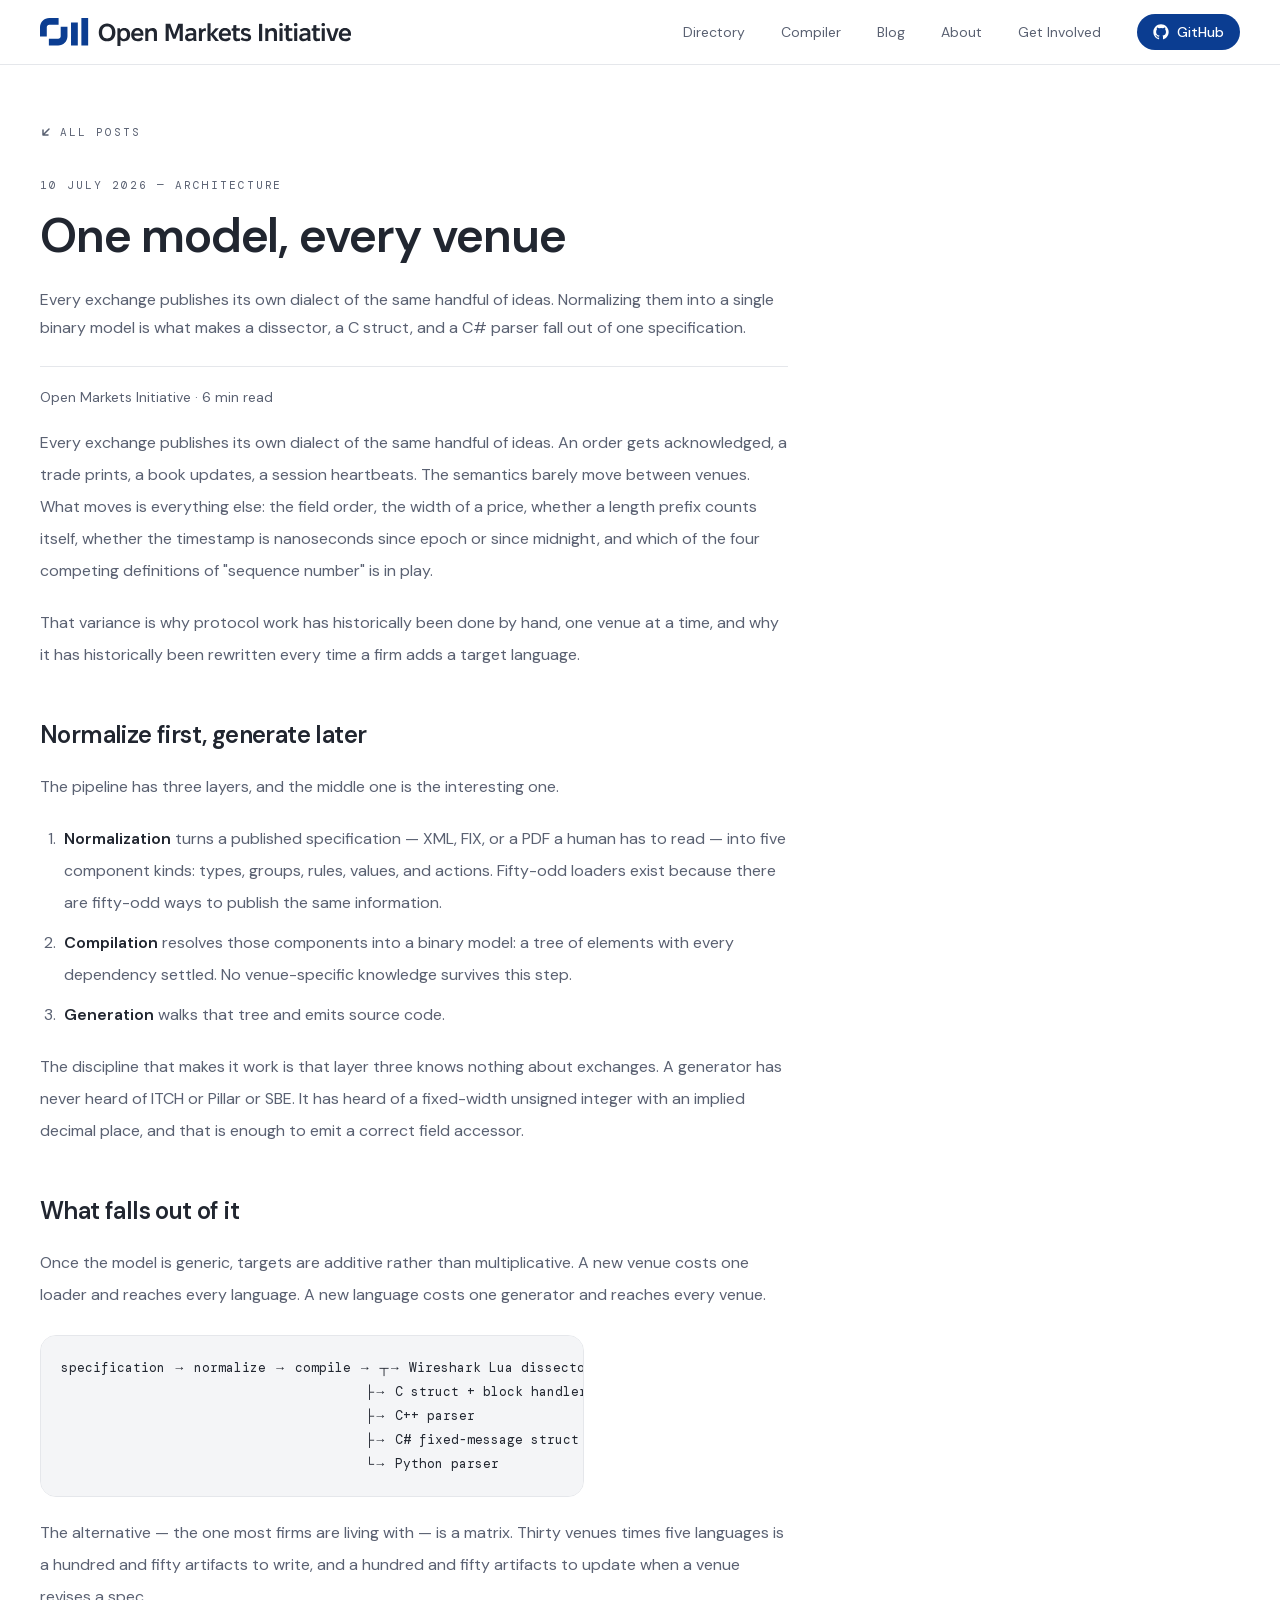
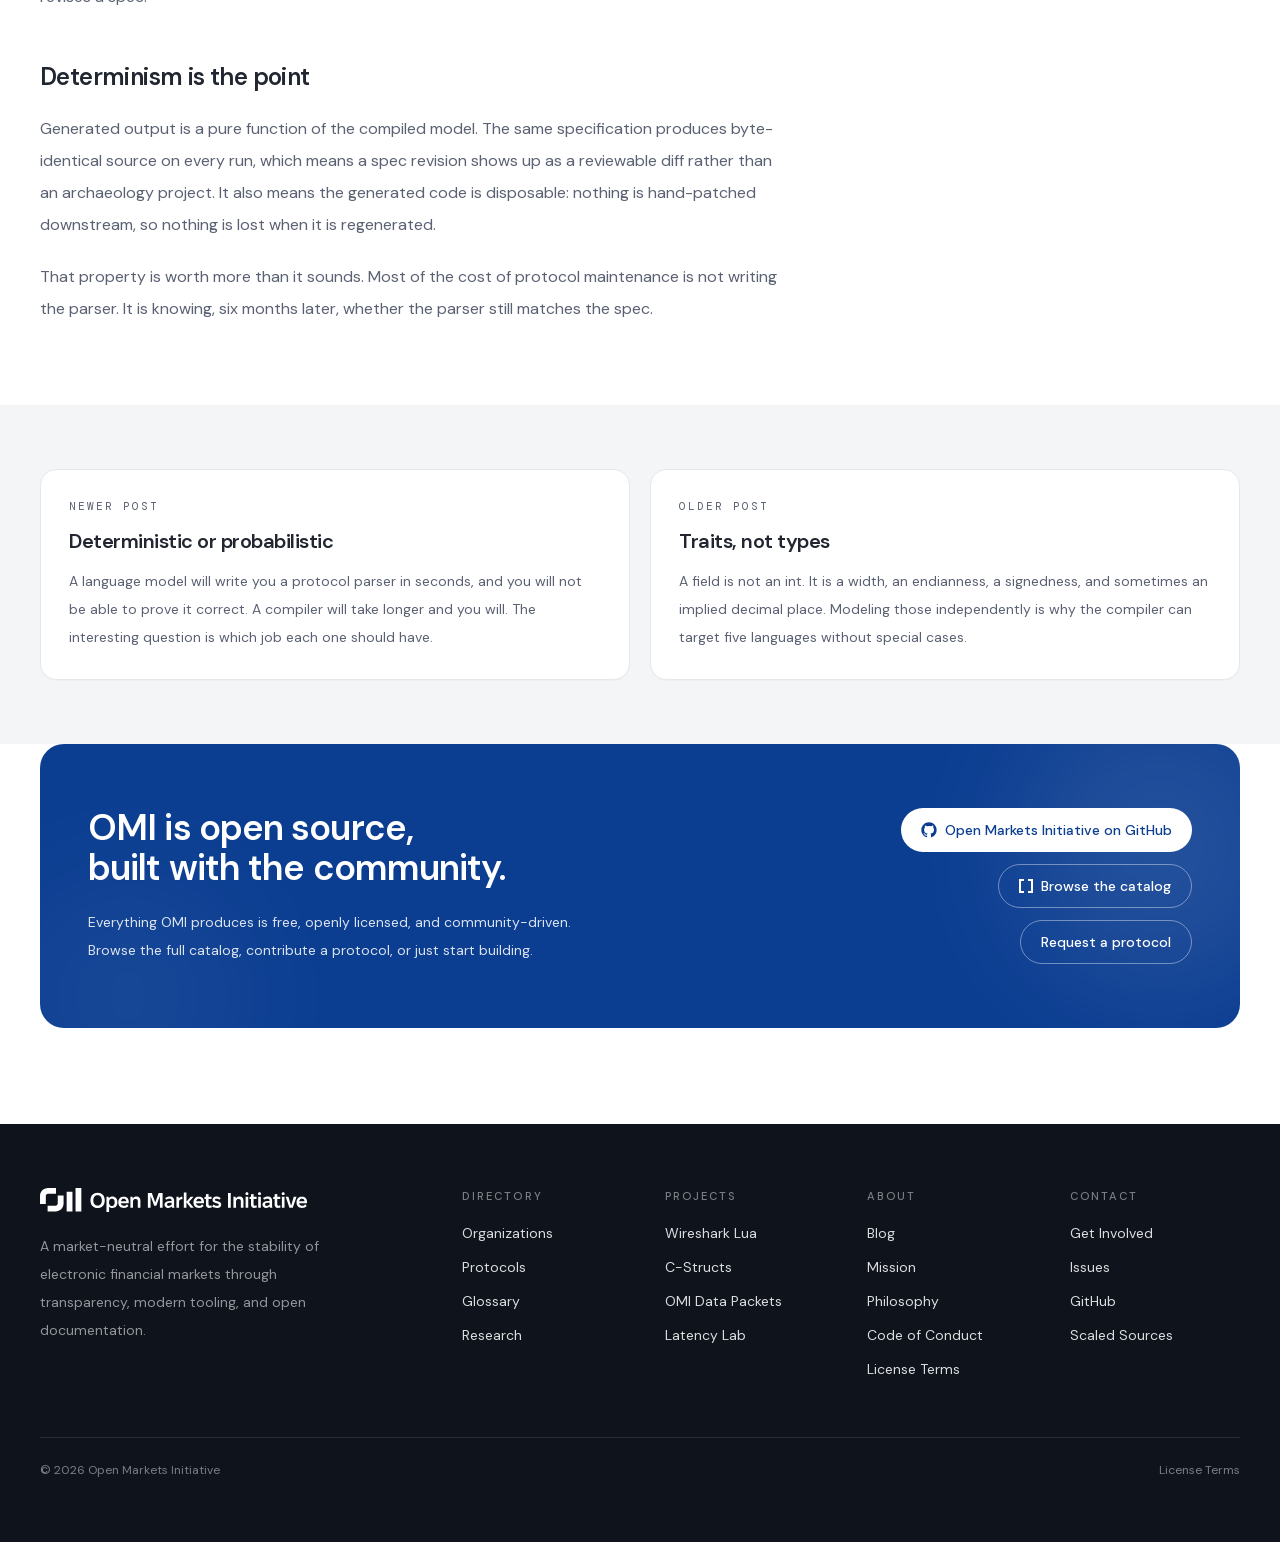
<file: blogs/one-model-every-venue/index.html>
<!DOCTYPE html><html lang="en" class="dm_sans_d89fb377-module__B_rulq__variable dm_mono_ed3df95c-module__D4oVwa__variable antialiased"><head><meta charSet="utf-8"/><meta name="viewport" content="width=device-width, initial-scale=1"/><link rel="preload" href="/_next/static/media/36363bfb06833f56-s.p.38hmww4cj4vme.woff2" as="font" crossorigin="" type="font/woff2"/><link rel="preload" href="/_next/static/media/5c285b27cdda1fe8-s.p.2_mbdogr7ni8i.woff2" as="font" crossorigin="" type="font/woff2"/><link rel="preload" href="/_next/static/media/a73419dd2ba2d841-s.p.2yee423r7ahpo.woff2" as="font" crossorigin="" type="font/woff2"/><link rel="preload" as="image" href="/omi-wide-color-light.svg"/><link rel="stylesheet" href="/_next/static/chunks/2pm63nl_u_ya6.css" data-precedence="next"/><link rel="preload" as="script" fetchPriority="low" href="/_next/static/chunks/3si9o-rgj1z6x.js"/><script src="/_next/static/chunks/15orcrkp-_9ct.js" async=""></script><script src="/_next/static/chunks/2cya-h6pss2j9.js" async=""></script><script src="/_next/static/chunks/0mr0fnckbkr54.js" async=""></script><script src="/_next/static/chunks/turbopack-43yii3-daxx03.js" async=""></script><script src="/_next/static/chunks/05-c3ty_6dwfk.js" async=""></script><script src="/_next/static/chunks/14mrh2-p_w84d.js" async=""></script><script src="/_next/static/chunks/407rq2vw5s0sh.js" async=""></script><meta name="next-size-adjust" content=""/><title>One model, every venue — Open Markets Initiative</title><meta name="description" content="Every exchange publishes its own dialect of the same handful of ideas. Normalizing them into a single binary model is what makes a dissector, a C struct, and a C# parser fall out of one specification."/><link rel="icon" href="/favicon.ico?favicon.0s_ock0-dxoru.ico" sizes="32x32" type="image/x-icon"/><script src="/_next/static/chunks/0cz1d0mv5g_q7.js" noModule=""></script></head><body><div hidden=""><!--$--><!--/$--></div><header class="sticky top-0 z-40 border-b border-border bg-white/85 backdrop-blur"><div class="mx-auto flex h-16 max-w-7xl items-center justify-between px-6 lg:px-10"><a class="flex items-center gap-2" href="/"><img alt="Open Markets Initiative" width="260" height="24" decoding="async" data-nimg="1" class="h-7 w-auto" style="color:transparent" src="/omi-wide-color-light.svg"/></a><nav class="hidden items-center gap-9 md:flex"><a class="text-sm text-ink-muted transition-colors hover:text-ink" href="/#directory">Directory</a><a class="text-sm text-ink-muted transition-colors hover:text-ink" href="/#compiler">Compiler</a><a class="text-sm text-ink-muted transition-colors hover:text-ink" href="/blogs/">Blog</a><a class="text-sm text-ink-muted transition-colors hover:text-ink" href="/#about">About</a><a class="text-sm text-ink-muted transition-colors hover:text-ink" href="/#contribute">Get Involved</a><a href="https://github.com/Open-Markets-Initiative" target="_blank" rel="noreferrer" class="inline-flex h-9 items-center gap-2 rounded-full bg-brand px-4 text-sm font-medium text-white transition-colors hover:bg-brand-dark"><svg viewBox="0 0 24 24" fill="currentColor" aria-hidden="true" class="h-4 w-4"><path d="M12 .5C5.65.5.5 5.65.5 12c0 5.08 3.29 9.39 7.86 10.92.58.1.79-.25.79-.56v-2c-3.2.7-3.87-1.37-3.87-1.37-.52-1.34-1.28-1.7-1.28-1.7-1.05-.72.08-.7.08-.7 1.16.08 1.77 1.2 1.77 1.2 1.03 1.77 2.7 1.26 3.36.96.1-.75.4-1.26.74-1.55-2.55-.29-5.24-1.28-5.24-5.7 0-1.26.45-2.29 1.19-3.1-.12-.3-.52-1.48.11-3.08 0 0 .97-.31 3.18 1.18a11 11 0 0 1 5.79 0c2.2-1.49 3.17-1.18 3.17-1.18.63 1.6.23 2.78.11 3.08.74.81 1.19 1.84 1.19 3.1 0 4.43-2.69 5.41-5.25 5.7.41.35.78 1.05.78 2.12v3.14c0 .31.21.67.8.56C20.21 21.38 23.5 17.08 23.5 12c0-6.35-5.15-11.5-11.5-11.5Z"></path></svg>GitHub</a></nav></div></header><main><article class="bg-white pb-20 pt-10 lg:pt-14"><div class="mx-auto max-w-7xl px-6 lg:px-10"><a class="inline-flex items-center gap-2 font-mono text-[11px] uppercase tracking-[0.18em] text-ink-muted transition-colors hover:text-ink" href="/blogs/"><svg viewBox="0 0 12 12" fill="none" stroke="currentColor" stroke-width="1.5" stroke-linecap="round" stroke-linejoin="round" aria-hidden="true" class="h-3 w-3 rotate-180"><path d="M3 9 9 3M4 3h5v5"></path></svg>All posts</a><header class="mt-8 max-w-[68ch]"><p class="font-mono text-[11px] uppercase tracking-[0.18em] text-ink-muted">10 July 2026<!-- --> — <!-- -->Architecture</p><h1 class="mt-4 text-[2.5rem] font-semibold leading-[1.1] tracking-tight text-ink sm:text-5xl">One model, every venue</h1><p class="mt-6 text-base leading-7 text-ink-muted">Every exchange publishes its own dialect of the same handful of ideas. Normalizing them into a single binary model is what makes a dissector, a C struct, and a C# parser fall out of one specification.</p><p class="mt-6 border-t border-border pt-5 text-sm text-ink-muted">Open Markets Initiative<!-- --> · <!-- -->6<!-- --> min read</p></header><p class="mt-5 max-w-[68ch] text-base leading-8 text-ink-muted">Every exchange publishes its own dialect of the same handful of ideas. An order
gets acknowledged, a trade prints, a book updates, a session heartbeats. The
semantics barely move between venues. What moves is everything else: the field
order, the width of a price, whether a length prefix counts itself, whether the
timestamp is nanoseconds since epoch or since midnight, and which of the four
competing definitions of &quot;sequence number&quot; is in play.</p>
<p class="mt-5 max-w-[68ch] text-base leading-8 text-ink-muted">That variance is why protocol work has historically been done by hand, one venue
at a time, and why it has historically been rewritten every time a firm adds a
target language.</p>
<h2 class="mt-12 max-w-[68ch] text-2xl font-semibold tracking-tight text-ink">Normalize first, generate later</h2>
<p class="mt-5 max-w-[68ch] text-base leading-8 text-ink-muted">The pipeline has three layers, and the middle one is the interesting one.</p>
<ol class="mt-5 max-w-[68ch] list-decimal space-y-2 pl-5 text-base leading-8 text-ink-muted marker:text-ink-muted">
<li class="pl-1"><strong class="font-semibold text-ink">Normalization</strong> turns a published specification — XML, FIX, or a PDF a human
has to read — into five component kinds: types, groups, rules, values, and
actions. Fifty-odd loaders exist because there are fifty-odd ways to publish
the same information.</li>
<li class="pl-1"><strong class="font-semibold text-ink">Compilation</strong> resolves those components into a binary model: a tree of
elements with every dependency settled. No venue-specific knowledge survives
this step.</li>
<li class="pl-1"><strong class="font-semibold text-ink">Generation</strong> walks that tree and emits source code.</li>
</ol>
<p class="mt-5 max-w-[68ch] text-base leading-8 text-ink-muted">The discipline that makes it work is that layer three knows nothing about
exchanges. A generator has never heard of ITCH or Pillar or SBE. It has heard of
a fixed-width unsigned integer with an implied decimal place, and that is enough
to emit a correct field accessor.</p>
<h2 class="mt-12 max-w-[68ch] text-2xl font-semibold tracking-tight text-ink">What falls out of it</h2>
<p class="mt-5 max-w-[68ch] text-base leading-8 text-ink-muted">Once the model is generic, targets are additive rather than multiplicative. A new
venue costs one loader and reaches every language. A new language costs one
generator and reaches every venue.</p>
<pre class="mt-6 max-w-[68ch] overflow-x-auto rounded-2xl border border-border bg-surface-muted p-5 font-mono text-[0.8rem] leading-6 text-ink [&amp;_code]:border-0 [&amp;_code]:bg-transparent [&amp;_code]:p-0 [&amp;_code]:text-[1em]"><code class="rounded-md border border-border bg-surface-muted px-1.5 py-0.5 font-mono text-[0.85em] text-ink">specification → normalize → compile → ┬→ Wireshark Lua dissector
                                      ├→ C struct + block handler
                                      ├→ C++ parser
                                      ├→ C# fixed-message struct
                                      └→ Python parser
</code></pre>
<p class="mt-5 max-w-[68ch] text-base leading-8 text-ink-muted">The alternative — the one most firms are living with — is a matrix. Thirty
venues times five languages is a hundred and fifty artifacts to write, and a
hundred and fifty artifacts to update when a venue revises a spec.</p>
<h2 class="mt-12 max-w-[68ch] text-2xl font-semibold tracking-tight text-ink">Determinism is the point</h2>
<p class="mt-5 max-w-[68ch] text-base leading-8 text-ink-muted">Generated output is a pure function of the compiled model. The same
specification produces byte-identical source on every run, which means a spec
revision shows up as a reviewable diff rather than an archaeology project. It
also means the generated code is disposable: nothing is hand-patched downstream,
so nothing is lost when it is regenerated.</p>
<p class="mt-5 max-w-[68ch] text-base leading-8 text-ink-muted">That property is worth more than it sounds. Most of the cost of protocol
maintenance is not writing the parser. It is knowing, six months later, whether
the parser still matches the spec.</p></div></article><section class="bg-surface-muted py-16"><div class="mx-auto max-w-7xl px-6 lg:px-10"><div class="grid gap-5 md:grid-cols-2"><a class="group rounded-2xl border border-border bg-white p-7 shadow-[0_1px_0_rgba(0,0,0,0.02)] transition-colors hover:border-ink/20" href="/blogs/deterministic-or-probabilistic/"><p class="font-mono text-[11px] uppercase tracking-[0.18em] text-ink-muted">Newer post</p><p class="mt-3 text-xl font-semibold tracking-tight text-ink transition-colors group-hover:text-brand">Deterministic or probabilistic</p><p class="mt-3 text-sm leading-7 text-ink-muted">A language model will write you a protocol parser in seconds, and you will not be able to prove it correct. A compiler will take longer and you will. The interesting question is which job each one should have.</p></a><a class="group rounded-2xl border border-border bg-white p-7 shadow-[0_1px_0_rgba(0,0,0,0.02)] transition-colors hover:border-ink/20" href="/blogs/traits-not-types/"><p class="font-mono text-[11px] uppercase tracking-[0.18em] text-ink-muted">Older post</p><p class="mt-3 text-xl font-semibold tracking-tight text-ink transition-colors group-hover:text-brand">Traits, not types</p><p class="mt-3 text-sm leading-7 text-ink-muted">A field is not an int. It is a width, an endianness, a signedness, and sometimes an implied decimal place. Modeling those independently is why the compiler can target five languages without special cases.</p></a></div></div></section><section class="bg-white pb-24"><div class="mx-auto max-w-7xl px-6 lg:px-10"><div class="relative overflow-hidden rounded-3xl bg-brand px-8 py-14 text-white sm:px-12 sm:py-16"><div aria-hidden="true" class="pointer-events-none absolute -right-16 -top-10 h-72 w-72 rounded-full bg-white/10 blur-3xl"></div><div aria-hidden="true" class="pointer-events-none absolute -bottom-24 -left-10 h-64 w-64 rounded-full bg-white/5 blur-3xl"></div><div class="relative grid items-center gap-10 lg:grid-cols-[1.1fr_1fr]"><div><h2 class="text-3xl font-semibold tracking-tight sm:text-4xl">OMI is open source,<br/>built with the community.</h2><p class="mt-5 max-w-lg text-sm leading-7 text-white/85">Everything OMI produces is free, openly licensed, and community-driven. Browse the full catalog, contribute a protocol, or just start building.</p></div><div class="flex flex-col items-stretch gap-3 lg:items-end"><a href="https://github.com/Open-Markets-Initiative" target="_blank" rel="noreferrer" class="inline-flex h-11 w-full max-w-sm items-center justify-center gap-2 rounded-full bg-white px-5 text-sm font-medium text-brand transition-colors hover:bg-white/90 lg:w-auto"><svg viewBox="0 0 24 24" fill="currentColor" aria-hidden="true" class="h-4 w-4"><path d="M12 .5C5.65.5.5 5.65.5 12c0 5.08 3.29 9.39 7.86 10.92.58.1.79-.25.79-.56v-2c-3.2.7-3.87-1.37-3.87-1.37-.52-1.34-1.28-1.7-1.28-1.7-1.05-.72.08-.7.08-.7 1.16.08 1.77 1.2 1.77 1.2 1.03 1.77 2.7 1.26 3.36.96.1-.75.4-1.26.74-1.55-2.55-.29-5.24-1.28-5.24-5.7 0-1.26.45-2.29 1.19-3.1-.12-.3-.52-1.48.11-3.08 0 0 .97-.31 3.18 1.18a11 11 0 0 1 5.79 0c2.2-1.49 3.17-1.18 3.17-1.18.63 1.6.23 2.78.11 3.08.74.81 1.19 1.84 1.19 3.1 0 4.43-2.69 5.41-5.25 5.7.41.35.78 1.05.78 2.12v3.14c0 .31.21.67.8.56C20.21 21.38 23.5 17.08 23.5 12c0-6.35-5.15-11.5-11.5-11.5Z"></path></svg>Open Markets Initiative on GitHub</a><a class="inline-flex h-11 w-full max-w-sm items-center justify-center gap-2 rounded-full border border-white/40 px-5 text-sm font-medium text-white transition-colors hover:bg-white/10 lg:w-auto" href="/#directory"><svg viewBox="0 0 14 14" fill="currentColor" aria-hidden="true" class="h-3.5 w-3.5"><path d="M5 0v2H2v10h3v2H0V0zM9 0h5v14H9v-2h3V2H9z"></path></svg>Browse the catalog</a><a class="inline-flex h-11 w-full max-w-sm items-center justify-center gap-2 rounded-full border border-white/40 px-5 text-sm font-medium text-white transition-colors hover:bg-white/10 lg:w-auto" href="/#contribute">Request a protocol</a></div></div></div></div></section></main><footer class="bg-surface-dark py-16 text-white"><div class="mx-auto max-w-7xl px-6 lg:px-10"><div class="grid gap-12 lg:grid-cols-[1.3fr_2.7fr]"><div><img alt="Open Markets Initiative" loading="lazy" width="220" height="20" decoding="async" data-nimg="1" class="h-6 w-auto" style="color:transparent" src="/omi-wide-white.svg"/><p class="mt-5 max-w-xs text-sm leading-7 text-white/55">A market-neutral effort for the stability of electronic financial markets through transparency, modern tooling, and open documentation.</p></div><div class="grid grid-cols-2 gap-8 sm:grid-cols-4"><div><p class="text-[0.7rem] font-medium uppercase tracking-[0.18em] text-white/45">Directory</p><ul class="mt-4 space-y-2.5"><li><a href="https://github.com/Open-Markets-Initiative/Directory/tree/main/Organizations" target="_blank" rel="noreferrer" class="text-sm text-white/85 transition-colors hover:text-white">Organizations</a></li><li><a href="https://github.com/Open-Markets-Initiative/Directory/tree/main/Protocols" target="_blank" rel="noreferrer" class="text-sm text-white/85 transition-colors hover:text-white">Protocols</a></li><li><a href="https://github.com/Open-Markets-Initiative/Directory/tree/main/Glossary" target="_blank" rel="noreferrer" class="text-sm text-white/85 transition-colors hover:text-white">Glossary</a></li><li><a href="https://github.com/Open-Markets-Initiative/Directory/tree/main/Research" target="_blank" rel="noreferrer" class="text-sm text-white/85 transition-colors hover:text-white">Research</a></li></ul></div><div><p class="text-[0.7rem] font-medium uppercase tracking-[0.18em] text-white/45">Projects</p><ul class="mt-4 space-y-2.5"><li><a href="https://github.com/Open-Markets-Initiative/omi-wireshark-lua" target="_blank" rel="noreferrer" class="text-sm text-white/85 transition-colors hover:text-white">Wireshark Lua</a></li><li><a href="https://github.com/Open-Markets-Initiative/c-structs" target="_blank" rel="noreferrer" class="text-sm text-white/85 transition-colors hover:text-white">C-Structs</a></li><li><a href="https://github.com/Open-Markets-Initiative/omi-data-packets" target="_blank" rel="noreferrer" class="text-sm text-white/85 transition-colors hover:text-white">OMI Data Packets</a></li><li><a href="https://github.com/Open-Markets-Initiative/latency-lab" target="_blank" rel="noreferrer" class="text-sm text-white/85 transition-colors hover:text-white">Latency Lab</a></li></ul></div><div><p class="text-[0.7rem] font-medium uppercase tracking-[0.18em] text-white/45">About</p><ul class="mt-4 space-y-2.5"><li><a class="text-sm text-white/85 transition-colors hover:text-white" href="/blogs/">Blog</a></li><li><a href="https://github.com/Open-Markets-Initiative/Directory/tree/main/About" target="_blank" rel="noreferrer" class="text-sm text-white/85 transition-colors hover:text-white">Mission</a></li><li><a href="https://github.com/Open-Markets-Initiative/Directory/blob/main/About/ReadMe.md" target="_blank" rel="noreferrer" class="text-sm text-white/85 transition-colors hover:text-white">Philosophy</a></li><li><a href="https://github.com/Open-Markets-Initiative/Directory/blob/main/About/Conduct.md" target="_blank" rel="noreferrer" class="text-sm text-white/85 transition-colors hover:text-white">Code of Conduct</a></li><li><a href="https://github.com/Open-Markets-Initiative/Directory/tree/main/About/License" target="_blank" rel="noreferrer" class="text-sm text-white/85 transition-colors hover:text-white">License Terms</a></li></ul></div><div><p class="text-[0.7rem] font-medium uppercase tracking-[0.18em] text-white/45">Contact</p><ul class="mt-4 space-y-2.5"><li><a href="https://docs.google.com/forms/d/e/1FAIpQLSfwDeAPZYVrH0HzZsr7Yliy6OI7CuiSVox1f_ygNFf1UwZuqQ/viewform" target="_blank" rel="noreferrer" class="text-sm text-white/85 transition-colors hover:text-white">Get Involved</a></li><li><a href="https://github.com/Open-Markets-Initiative/Directory/issues" target="_blank" rel="noreferrer" class="text-sm text-white/85 transition-colors hover:text-white">Issues</a></li><li><a href="https://github.com/Open-Markets-Initiative" target="_blank" rel="noreferrer" class="text-sm text-white/85 transition-colors hover:text-white">GitHub</a></li><li><a href="https://scaledsources.com" target="_blank" rel="noreferrer" class="text-sm text-white/85 transition-colors hover:text-white">Scaled Sources</a></li></ul></div></div></div><div class="mt-14 flex flex-col items-start justify-between gap-3 border-t border-border-dark pt-6 text-xs text-white/45 sm:flex-row sm:items-center"><p>© 2026 Open Markets Initiative</p><a href="https://github.com/Open-Markets-Initiative/Directory/tree/main/About/License" target="_blank" rel="noreferrer" class="hover:text-white">License Terms</a></div></div></footer><!--$--><!--/$--><script src="/_next/static/chunks/3si9o-rgj1z6x.js" id="_R_" async=""></script><script>(self.__next_f=self.__next_f||[]).push([0])</script><script>self.__next_f.push([1,"1:\"$Sreact.fragment\"\n2:I[39756,[\"/_next/static/chunks/05-c3ty_6dwfk.js\",\"/_next/static/chunks/14mrh2-p_w84d.js\"],\"default\"]\n3:I[37457,[\"/_next/static/chunks/05-c3ty_6dwfk.js\",\"/_next/static/chunks/14mrh2-p_w84d.js\"],\"default\"]\n5:I[97367,[\"/_next/static/chunks/05-c3ty_6dwfk.js\",\"/_next/static/chunks/14mrh2-p_w84d.js\"],\"OutletBoundary\"]\n6:\"$Sreact.suspense\"\n9:I[97367,[\"/_next/static/chunks/05-c3ty_6dwfk.js\",\"/_next/static/chunks/14mrh2-p_w84d.js\"],\"ViewportBoundary\"]\nb:I[97367,[\"/_next/static/chunks/05-c3ty_6dwfk.js\",\"/_next/static/chunks/14mrh2-p_w84d.js\"],\"MetadataBoundary\"]\nd:I[68027,[\"/_next/static/chunks/05-c3ty_6dwfk.js\",\"/_next/static/chunks/14mrh2-p_w84d.js\"],\"default\",1]\n:HL[\"/_next/static/chunks/2pm63nl_u_ya6.css\",\"style\"]\n:HL[\"/_next/static/media/36363bfb06833f56-s.p.38hmww4cj4vme.woff2\",\"font\",{\"crossOrigin\":\"\",\"type\":\"font/woff2\"}]\n:HL[\"/_next/static/media/5c285b27cdda1fe8-s.p.2_mbdogr7ni8i.woff2\",\"font\",{\"crossOrigin\":\"\",\"type\":\"font/woff2\"}]\n:HL[\"/_next/static/media/a73419dd2ba2d841-s.p.2yee423r7ahpo.woff2\",\"font\",{\"crossOrigin\":\"\",\"type\":\"font/woff2\"}]\n"])</script><script>self.__next_f.push([1,"0:{\"P\":null,\"c\":[\"\",\"blogs\",\"one-model-every-venue\",\"\"],\"q\":\"\",\"i\":false,\"f\":[[[\"\",{\"children\":[\"blogs\",{\"children\":[[\"slug\",\"one-model-every-venue\",\"d\",null],{\"children\":[\"__PAGE__\",{}]}]}]},\"$undefined\",\"$undefined\",16],[[\"$\",\"$1\",\"c\",{\"children\":[[[\"$\",\"link\",\"0\",{\"rel\":\"stylesheet\",\"href\":\"/_next/static/chunks/2pm63nl_u_ya6.css\",\"precedence\":\"next\",\"crossOrigin\":\"$undefined\",\"nonce\":\"$undefined\"}],[\"$\",\"script\",\"script-0\",{\"src\":\"/_next/static/chunks/05-c3ty_6dwfk.js\",\"async\":true,\"nonce\":\"$undefined\"}],[\"$\",\"script\",\"script-1\",{\"src\":\"/_next/static/chunks/14mrh2-p_w84d.js\",\"async\":true,\"nonce\":\"$undefined\"}]],[\"$\",\"html\",null,{\"lang\":\"en\",\"className\":\"dm_sans_d89fb377-module__B_rulq__variable dm_mono_ed3df95c-module__D4oVwa__variable antialiased\",\"children\":[\"$\",\"body\",null,{\"children\":[\"$\",\"$L2\",null,{\"parallelRouterKey\":\"children\",\"error\":\"$undefined\",\"errorStyles\":\"$undefined\",\"errorScripts\":\"$undefined\",\"template\":[\"$\",\"$L3\",null,{}],\"templateStyles\":\"$undefined\",\"templateScripts\":\"$undefined\",\"notFound\":[[[\"$\",\"title\",null,{\"children\":\"404: This page could not be found.\"}],[\"$\",\"div\",null,{\"style\":{\"fontFamily\":\"system-ui,\\\"Segoe UI\\\",Roboto,Helvetica,Arial,sans-serif,\\\"Apple Color Emoji\\\",\\\"Segoe UI Emoji\\\"\",\"height\":\"100vh\",\"textAlign\":\"center\",\"display\":\"flex\",\"flexDirection\":\"column\",\"alignItems\":\"center\",\"justifyContent\":\"center\"},\"children\":[\"$\",\"div\",null,{\"children\":[[\"$\",\"style\",null,{\"dangerouslySetInnerHTML\":{\"__html\":\"body{color:#000;background:#fff;margin:0}.next-error-h1{border-right:1px solid rgba(0,0,0,.3)}@media (prefers-color-scheme:dark){body{color:#fff;background:#000}.next-error-h1{border-right:1px solid rgba(255,255,255,.3)}}\"}}],[\"$\",\"h1\",null,{\"className\":\"next-error-h1\",\"style\":{\"display\":\"inline-block\",\"margin\":\"0 20px 0 0\",\"padding\":\"0 23px 0 0\",\"fontSize\":24,\"fontWeight\":500,\"verticalAlign\":\"top\",\"lineHeight\":\"49px\"},\"children\":404}],[\"$\",\"div\",null,{\"style\":{\"display\":\"inline-block\"},\"children\":[\"$\",\"h2\",null,{\"style\":{\"fontSize\":14,\"fontWeight\":400,\"lineHeight\":\"49px\",\"margin\":0},\"children\":\"This page could not be found.\"}]}]]}]}]],[]],\"forbidden\":\"$undefined\",\"unauthorized\":\"$undefined\"}]}]}]]}],{\"children\":[[\"$\",\"$1\",\"c\",{\"children\":[null,[\"$\",\"$L2\",null,{\"parallelRouterKey\":\"children\",\"error\":\"$undefined\",\"errorStyles\":\"$undefined\",\"errorScripts\":\"$undefined\",\"template\":[\"$\",\"$L3\",null,{}],\"templateStyles\":\"$undefined\",\"templateScripts\":\"$undefined\",\"notFound\":\"$undefined\",\"forbidden\":\"$undefined\",\"unauthorized\":\"$undefined\"}]]}],{\"children\":[[\"$\",\"$1\",\"c\",{\"children\":[null,[\"$\",\"$L2\",null,{\"parallelRouterKey\":\"children\",\"error\":\"$undefined\",\"errorStyles\":\"$undefined\",\"errorScripts\":\"$undefined\",\"template\":[\"$\",\"$L3\",null,{}],\"templateStyles\":\"$undefined\",\"templateScripts\":\"$undefined\",\"notFound\":\"$undefined\",\"forbidden\":\"$undefined\",\"unauthorized\":\"$undefined\"}]]}],{\"children\":[[\"$\",\"$1\",\"c\",{\"children\":[\"$L4\",[[\"$\",\"script\",\"script-0\",{\"src\":\"/_next/static/chunks/407rq2vw5s0sh.js\",\"async\":true,\"nonce\":\"$undefined\"}]],[\"$\",\"$L5\",null,{\"children\":[\"$\",\"$6\",null,{\"name\":\"Next.MetadataOutlet\",\"children\":\"$@7\"}]}]]}],{},null,false,null]},null,false,\"$@8\"]},null,false,\"$@8\"]},null,false,null],[\"$\",\"$1\",\"h\",{\"children\":[null,[\"$\",\"$L9\",null,{\"children\":\"$La\"}],[\"$\",\"div\",null,{\"hidden\":true,\"children\":[\"$\",\"$Lb\",null,{\"children\":[\"$\",\"$6\",null,{\"name\":\"Next.Metadata\",\"children\":\"$Lc\"}]}]}],[\"$\",\"meta\",null,{\"name\":\"next-size-adjust\",\"content\":\"\"}]]}],false]],\"m\":\"$undefined\",\"G\":[\"$d\",[[\"$\",\"link\",\"0\",{\"rel\":\"stylesheet\",\"href\":\"/_next/static/chunks/2pm63nl_u_ya6.css\",\"precedence\":\"next\",\"crossOrigin\":\"$undefined\",\"nonce\":\"$undefined\"}]]],\"S\":true,\"h\":null,\"s\":\"$undefined\",\"l\":\"$undefined\",\"p\":\"$undefined\",\"d\":\"$undefined\",\"b\":\"omi-landing-page\"}\n"])</script><script>self.__next_f.push([1,"e:[]\n8:\"$We\"\n"])</script><script>self.__next_f.push([1,"f:I[22016,[\"/_next/static/chunks/05-c3ty_6dwfk.js\",\"/_next/static/chunks/14mrh2-p_w84d.js\",\"/_next/static/chunks/407rq2vw5s0sh.js\"],\"\"]\n10:I[5500,[\"/_next/static/chunks/05-c3ty_6dwfk.js\",\"/_next/static/chunks/14mrh2-p_w84d.js\",\"/_next/static/chunks/407rq2vw5s0sh.js\"],\"Image\"]\n"])</script><script>self.__next_f.push([1,"4:[[\"$\",\"header\",null,{\"className\":\"sticky top-0 z-40 border-b border-border bg-white/85 backdrop-blur\",\"children\":[\"$\",\"div\",null,{\"className\":\"mx-auto flex h-16 max-w-7xl items-center justify-between px-6 lg:px-10\",\"children\":[[\"$\",\"$Lf\",null,{\"href\":\"/\",\"className\":\"flex items-center gap-2\",\"children\":[\"$\",\"$L10\",null,{\"src\":\"/omi-wide-color-light.svg\",\"alt\":\"Open Markets Initiative\",\"width\":260,\"height\":24,\"priority\":true,\"className\":\"h-7 w-auto\"}]}],[\"$\",\"nav\",null,{\"className\":\"hidden items-center gap-9 md:flex\",\"children\":[[[\"$\",\"$Lf\",\"/#directory\",{\"href\":\"/#directory\",\"className\":\"text-sm text-ink-muted transition-colors hover:text-ink\",\"children\":\"Directory\"}],[\"$\",\"$Lf\",\"/#compiler\",{\"href\":\"/#compiler\",\"className\":\"text-sm text-ink-muted transition-colors hover:text-ink\",\"children\":\"Compiler\"}],[\"$\",\"$Lf\",\"/blogs\",{\"href\":\"/blogs\",\"className\":\"text-sm text-ink-muted transition-colors hover:text-ink\",\"children\":\"Blog\"}],[\"$\",\"$Lf\",\"/#about\",{\"href\":\"/#about\",\"className\":\"text-sm text-ink-muted transition-colors hover:text-ink\",\"children\":\"About\"}],[\"$\",\"$Lf\",\"/#contribute\",{\"href\":\"/#contribute\",\"className\":\"text-sm text-ink-muted transition-colors hover:text-ink\",\"children\":\"Get Involved\"}]],[\"$\",\"a\",null,{\"href\":\"https://github.com/Open-Markets-Initiative\",\"target\":\"_blank\",\"rel\":\"noreferrer\",\"className\":\"inline-flex h-9 items-center gap-2 rounded-full bg-brand px-4 text-sm font-medium text-white transition-colors hover:bg-brand-dark\",\"children\":[[\"$\",\"svg\",null,{\"viewBox\":\"0 0 24 24\",\"fill\":\"currentColor\",\"aria-hidden\":\"true\",\"className\":\"h-4 w-4\",\"children\":[\"$\",\"path\",null,{\"d\":\"M12 .5C5.65.5.5 5.65.5 12c0 5.08 3.29 9.39 7.86 10.92.58.1.79-.25.79-.56v-2c-3.2.7-3.87-1.37-3.87-1.37-.52-1.34-1.28-1.7-1.28-1.7-1.05-.72.08-.7.08-.7 1.16.08 1.77 1.2 1.77 1.2 1.03 1.77 2.7 1.26 3.36.96.1-.75.4-1.26.74-1.55-2.55-.29-5.24-1.28-5.24-5.7 0-1.26.45-2.29 1.19-3.1-.12-.3-.52-1.48.11-3.08 0 0 .97-.31 3.18 1.18a11 11 0 0 1 5.79 0c2.2-1.49 3.17-1.18 3.17-1.18.63 1.6.23 2.78.11 3.08.74.81 1.19 1.84 1.19 3.1 0 4.43-2.69 5.41-5.25 5.7.41.35.78 1.05.78 2.12v3.14c0 .31.21.67.8.56C20.21 21.38 23.5 17.08 23.5 12c0-6.35-5.15-11.5-11.5-11.5Z\"}]}],\"GitHub\"]}]]}]]}]}],[\"$\",\"main\",null,{\"children\":[[\"$\",\"article\",null,{\"className\":\"bg-white pb-20 pt-10 lg:pt-14\",\"children\":[\"$\",\"div\",null,{\"className\":\"mx-auto max-w-7xl px-6 lg:px-10\",\"children\":[[\"$\",\"$Lf\",null,{\"href\":\"/blogs\",\"className\":\"inline-flex items-center gap-2 font-mono text-[11px] uppercase tracking-[0.18em] text-ink-muted transition-colors hover:text-ink\",\"children\":[[\"$\",\"svg\",null,{\"viewBox\":\"0 0 12 12\",\"fill\":\"none\",\"stroke\":\"currentColor\",\"strokeWidth\":\"1.5\",\"strokeLinecap\":\"round\",\"strokeLinejoin\":\"round\",\"aria-hidden\":\"true\",\"className\":\"h-3 w-3 rotate-180\",\"children\":[\"$\",\"path\",null,{\"d\":\"M3 9 9 3M4 3h5v5\"}]}],\"All posts\"]}],[\"$\",\"header\",null,{\"className\":\"mt-8 max-w-[68ch]\",\"children\":[[\"$\",\"p\",null,{\"className\":\"font-mono text-[11px] uppercase tracking-[0.18em] text-ink-muted\",\"children\":[\"10 July 2026\",\" — \",\"Architecture\"]}],[\"$\",\"h1\",null,{\"className\":\"mt-4 text-[2.5rem] font-semibold leading-[1.1] tracking-tight text-ink sm:text-5xl\",\"children\":\"One model, every venue\"}],[\"$\",\"p\",null,{\"className\":\"mt-6 text-base leading-7 text-ink-muted\",\"children\":\"Every exchange publishes its own dialect of the same handful of ideas. Normalizing them into a single binary model is what makes a dissector, a C struct, and a C# parser fall out of one specification.\"}],[\"$\",\"p\",null,{\"className\":\"mt-6 border-t border-border pt-5 text-sm text-ink-muted\",\"children\":[\"Open Markets Initiative\",\" · \",6,\" min read\"]}]]}],[[\"$\",\"p\",null,{\"className\":\"mt-5 max-w-[68ch] text-base leading-8 text-ink-muted\",\"children\":\"Every exchange publishes its own dialect of the same handful of ideas. An order\\ngets acknowledged, a trade prints, a book updates, a session heartbeats. The\\nsemantics barely move between venues. What moves is everything else: the field\\norder, the width of a price, whether a length prefix counts itself, whether the\\ntimestamp is nanoseconds since epoch or since midnight, and which of the four\\ncompeting definitions of \\\"sequence number\\\" is in play.\"}],\"\\n\",\"$L11\",\"\\n\",\"$L12\",\"\\n\",\"$L13\",\"\\n\",\"$L14\",\"\\n\",\"$L15\",\"\\n\",\"$L16\",\"\\n\",\"$L17\",\"\\n\",\"$L18\",\"\\n\",\"$L19\",\"\\n\",\"$L1a\",\"\\n\",\"$L1b\",\"\\n\",\"$L1c\"]]}]}],\"$L1d\",\"$L1e\"]}],\"$L1f\"]\n"])</script><script>self.__next_f.push([1,"11:[\"$\",\"p\",null,{\"className\":\"mt-5 max-w-[68ch] text-base leading-8 text-ink-muted\",\"children\":\"That variance is why protocol work has historically been done by hand, one venue\\nat a time, and why it has historically been rewritten every time a firm adds a\\ntarget language.\"}]\n12:[\"$\",\"h2\",null,{\"className\":\"mt-12 max-w-[68ch] text-2xl font-semibold tracking-tight text-ink\",\"children\":\"Normalize first, generate later\"}]\n13:[\"$\",\"p\",null,{\"className\":\"mt-5 max-w-[68ch] text-base leading-8 text-ink-muted\",\"children\":\"The pipeline has three layers, and the middle one is the interesting one.\"}]\n14:[\"$\",\"ol\",null,{\"className\":\"mt-5 max-w-[68ch] list-decimal space-y-2 pl-5 text-base leading-8 text-ink-muted marker:text-ink-muted\",\"children\":[\"\\n\",[\"$\",\"li\",null,{\"className\":\"pl-1\",\"children\":[[\"$\",\"strong\",null,{\"className\":\"font-semibold text-ink\",\"children\":\"Normalization\"}],\" turns a published specification — XML, FIX, or a PDF a human\\nhas to read — into five component kinds: types, groups, rules, values, and\\nactions. Fifty-odd loaders exist because there are fifty-odd ways to publish\\nthe same information.\"]}],\"\\n\",[\"$\",\"li\",null,{\"className\":\"pl-1\",\"children\":[[\"$\",\"strong\",null,{\"className\":\"font-semibold text-ink\",\"children\":\"Compilation\"}],\" resolves those components into a binary model: a tree of\\nelements with every dependency settled. No venue-specific knowledge survives\\nthis step.\"]}],\"\\n\",[\"$\",\"li\",null,{\"className\":\"pl-1\",\"children\":[[\"$\",\"strong\",null,{\"className\":\"font-semibold text-ink\",\"children\":\"Generation\"}],\" walks that tree and emits source code.\"]}],\"\\n\"]}]\n15:[\"$\",\"p\",null,{\"className\":\"mt-5 max-w-[68ch] text-base leading-8 text-ink-muted\",\"children\":\"The discipline that makes it work is that layer three knows nothing about\\nexchanges. A generator has never heard of ITCH or Pillar or SBE. It has heard of\\na fixed-width unsigned integer with an implied decimal place, and that is enough\\nto emit a correct field accessor.\"}]\n16:[\"$\",\"h2\",null,{\"className\":\"mt-12 max-w-[68ch] text-2xl font-semibold tracking-tight text-ink\",\"children\":\"What falls out of it\"}]\n17:[\"$\",\"p\",null,{\"className\":\"mt-5 max-w-[68ch] text-base leading-8 text-ink-muted\",\"children\":\"Once the model is generic, targets are additive rather than multiplicative. A new\\nvenue costs one loader and reaches every language. A new language costs one\\ngenerator and reaches every venue.\"}]\n18:[\"$\",\"pre\",null,{\"className\":\"mt-6 max-w-[68ch] overflow-x-auto rounded-2xl border border-border bg-surface-muted p-5 font-mono text-[0.8rem] leading-6 text-ink [\u0026_code]:border-0 [\u0026_code]:bg-transparent [\u0026_code]:p-0 [\u0026_code]:text-[1em]\",\"children\":[\"$\",\"code\",null,{\"className\":\"rounded-md border border-border bg-surface-muted px-1.5 py-0.5 font-mono text-[0.85em] text-ink\",\"children\":\"specification → normalize → compile → ┬→ Wireshark Lua dissector\\n                                      ├→ C struct + block handler\\n                                      ├→ C++ parser\\n                                      ├→ C# fixed-message struct\\n                                      └→ Python parser\\n\"}]}]\n19:[\"$\",\"p\",null,{\"className\":\"mt-5 max-w-[68ch] text-base leading-8 text-ink-muted\",\"children\":\"The alternative — the one most firms are living with — is a matrix. Thirty\\nvenues times five languages is a hundred and fifty artifacts to write, and a\\nhundred and fifty artifacts to update when a venue revises a spec.\"}]\n1a:[\"$\",\"h2\",null,{\"className\":\"mt-12 max-w-[68ch] text-2xl font-semibold tracking-tight text-ink\",\"children\":\"Determinism is the point\"}]\n1b:[\"$\",\"p\",null,{\"className\":\"mt-5 max-w-[68ch] text-base leading-8 text-ink-muted\",\"children\":\"Generated output is a pure function of the compiled model. The same\\nspecification produces byte-identical source on every run, which means a spec\\nrevision shows up as a reviewable diff rather than an archaeology project. It\\nalso means the generated code is disposable: nothing is hand-patched downstream,\\nso nothing is lost when it is regenerated.\"}]\n1c:[\"$\",\"p\",null,{\"className\":\"mt-5 "])</script><script>self.__next_f.push([1,"max-w-[68ch] text-base leading-8 text-ink-muted\",\"children\":\"That property is worth more than it sounds. Most of the cost of protocol\\nmaintenance is not writing the parser. It is knowing, six months later, whether\\nthe parser still matches the spec.\"}]\n"])</script><script>self.__next_f.push([1,"1d:[\"$\",\"section\",null,{\"className\":\"bg-surface-muted py-16\",\"children\":[\"$\",\"div\",null,{\"className\":\"mx-auto max-w-7xl px-6 lg:px-10\",\"children\":[\"$\",\"div\",null,{\"className\":\"grid gap-5 md:grid-cols-2\",\"children\":[[\"$\",\"$Lf\",null,{\"href\":\"/blogs/deterministic-or-probabilistic\",\"className\":\"group rounded-2xl border border-border bg-white p-7 shadow-[0_1px_0_rgba(0,0,0,0.02)] transition-colors hover:border-ink/20\",\"children\":[[\"$\",\"p\",null,{\"className\":\"font-mono text-[11px] uppercase tracking-[0.18em] text-ink-muted\",\"children\":\"Newer post\"}],[\"$\",\"p\",null,{\"className\":\"mt-3 text-xl font-semibold tracking-tight text-ink transition-colors group-hover:text-brand\",\"children\":\"Deterministic or probabilistic\"}],[\"$\",\"p\",null,{\"className\":\"mt-3 text-sm leading-7 text-ink-muted\",\"children\":\"A language model will write you a protocol parser in seconds, and you will not be able to prove it correct. A compiler will take longer and you will. The interesting question is which job each one should have.\"}]]}],[\"$\",\"$Lf\",null,{\"href\":\"/blogs/traits-not-types\",\"className\":\"group rounded-2xl border border-border bg-white p-7 shadow-[0_1px_0_rgba(0,0,0,0.02)] transition-colors hover:border-ink/20\",\"children\":[[\"$\",\"p\",null,{\"className\":\"font-mono text-[11px] uppercase tracking-[0.18em] text-ink-muted\",\"children\":\"Older post\"}],[\"$\",\"p\",null,{\"className\":\"mt-3 text-xl font-semibold tracking-tight text-ink transition-colors group-hover:text-brand\",\"children\":\"Traits, not types\"}],[\"$\",\"p\",null,{\"className\":\"mt-3 text-sm leading-7 text-ink-muted\",\"children\":\"A field is not an int. It is a width, an endianness, a signedness, and sometimes an implied decimal place. Modeling those independently is why the compiler can target five languages without special cases.\"}]]}]]}]}]}]\n"])</script><script>self.__next_f.push([1,"1e:[\"$\",\"section\",null,{\"className\":\"bg-white pb-24\",\"children\":[\"$\",\"div\",null,{\"className\":\"mx-auto max-w-7xl px-6 lg:px-10\",\"children\":[\"$\",\"div\",null,{\"className\":\"relative overflow-hidden rounded-3xl bg-brand px-8 py-14 text-white sm:px-12 sm:py-16\",\"children\":[[\"$\",\"div\",null,{\"aria-hidden\":\"true\",\"className\":\"pointer-events-none absolute -right-16 -top-10 h-72 w-72 rounded-full bg-white/10 blur-3xl\"}],[\"$\",\"div\",null,{\"aria-hidden\":\"true\",\"className\":\"pointer-events-none absolute -bottom-24 -left-10 h-64 w-64 rounded-full bg-white/5 blur-3xl\"}],[\"$\",\"div\",null,{\"className\":\"relative grid items-center gap-10 lg:grid-cols-[1.1fr_1fr]\",\"children\":[[\"$\",\"div\",null,{\"children\":[[\"$\",\"h2\",null,{\"className\":\"text-3xl font-semibold tracking-tight sm:text-4xl\",\"children\":[\"OMI is open source,\",[\"$\",\"br\",null,{}],\"built with the community.\"]}],[\"$\",\"p\",null,{\"className\":\"mt-5 max-w-lg text-sm leading-7 text-white/85\",\"children\":\"Everything OMI produces is free, openly licensed, and community-driven. Browse the full catalog, contribute a protocol, or just start building.\"}]]}],[\"$\",\"div\",null,{\"className\":\"flex flex-col items-stretch gap-3 lg:items-end\",\"children\":[[\"$\",\"a\",null,{\"href\":\"https://github.com/Open-Markets-Initiative\",\"target\":\"_blank\",\"rel\":\"noreferrer\",\"className\":\"inline-flex h-11 w-full max-w-sm items-center justify-center gap-2 rounded-full bg-white px-5 text-sm font-medium text-brand transition-colors hover:bg-white/90 lg:w-auto\",\"children\":[[\"$\",\"svg\",null,{\"viewBox\":\"0 0 24 24\",\"fill\":\"currentColor\",\"aria-hidden\":\"true\",\"className\":\"h-4 w-4\",\"children\":[\"$\",\"path\",null,{\"d\":\"M12 .5C5.65.5.5 5.65.5 12c0 5.08 3.29 9.39 7.86 10.92.58.1.79-.25.79-.56v-2c-3.2.7-3.87-1.37-3.87-1.37-.52-1.34-1.28-1.7-1.28-1.7-1.05-.72.08-.7.08-.7 1.16.08 1.77 1.2 1.77 1.2 1.03 1.77 2.7 1.26 3.36.96.1-.75.4-1.26.74-1.55-2.55-.29-5.24-1.28-5.24-5.7 0-1.26.45-2.29 1.19-3.1-.12-.3-.52-1.48.11-3.08 0 0 .97-.31 3.18 1.18a11 11 0 0 1 5.79 0c2.2-1.49 3.17-1.18 3.17-1.18.63 1.6.23 2.78.11 3.08.74.81 1.19 1.84 1.19 3.1 0 4.43-2.69 5.41-5.25 5.7.41.35.78 1.05.78 2.12v3.14c0 .31.21.67.8.56C20.21 21.38 23.5 17.08 23.5 12c0-6.35-5.15-11.5-11.5-11.5Z\"}]}],\"Open Markets Initiative on GitHub\"]}],[\"$\",\"$Lf\",null,{\"href\":\"/#directory\",\"className\":\"inline-flex h-11 w-full max-w-sm items-center justify-center gap-2 rounded-full border border-white/40 px-5 text-sm font-medium text-white transition-colors hover:bg-white/10 lg:w-auto\",\"children\":[[\"$\",\"svg\",null,{\"viewBox\":\"0 0 14 14\",\"fill\":\"currentColor\",\"aria-hidden\":\"true\",\"className\":\"h-3.5 w-3.5\",\"children\":[\"$\",\"path\",null,{\"d\":\"M5 0v2H2v10h3v2H0V0zM9 0h5v14H9v-2h3V2H9z\"}]}],\"Browse the catalog\"]}],[\"$\",\"$Lf\",null,{\"href\":\"/#contribute\",\"className\":\"inline-flex h-11 w-full max-w-sm items-center justify-center gap-2 rounded-full border border-white/40 px-5 text-sm font-medium text-white transition-colors hover:bg-white/10 lg:w-auto\",\"children\":\"Request a protocol\"}]]}]]}]]}]}]}]\n"])</script><script>self.__next_f.push([1,"1f:[\"$\",\"footer\",null,{\"className\":\"bg-surface-dark py-16 text-white\",\"children\":[\"$\",\"div\",null,{\"className\":\"mx-auto max-w-7xl px-6 lg:px-10\",\"children\":[[\"$\",\"div\",null,{\"className\":\"grid gap-12 lg:grid-cols-[1.3fr_2.7fr]\",\"children\":[[\"$\",\"div\",null,{\"children\":[[\"$\",\"$L10\",null,{\"src\":\"/omi-wide-white.svg\",\"alt\":\"Open Markets Initiative\",\"width\":220,\"height\":20,\"className\":\"h-6 w-auto\"}],[\"$\",\"p\",null,{\"className\":\"mt-5 max-w-xs text-sm leading-7 text-white/55\",\"children\":\"A market-neutral effort for the stability of electronic financial markets through transparency, modern tooling, and open documentation.\"}]]}],[\"$\",\"div\",null,{\"className\":\"grid grid-cols-2 gap-8 sm:grid-cols-4\",\"children\":[[\"$\",\"div\",\"Directory\",{\"children\":[[\"$\",\"p\",null,{\"className\":\"text-[0.7rem] font-medium uppercase tracking-[0.18em] text-white/45\",\"children\":\"Directory\"}],[\"$\",\"ul\",null,{\"className\":\"mt-4 space-y-2.5\",\"children\":[[\"$\",\"li\",\"Organizations\",{\"children\":[\"$\",\"a\",null,{\"href\":\"https://github.com/Open-Markets-Initiative/Directory/tree/main/Organizations\",\"target\":\"_blank\",\"rel\":\"noreferrer\",\"className\":\"text-sm text-white/85 transition-colors hover:text-white\",\"children\":\"Organizations\"}]}],[\"$\",\"li\",\"Protocols\",{\"children\":[\"$\",\"a\",null,{\"href\":\"https://github.com/Open-Markets-Initiative/Directory/tree/main/Protocols\",\"target\":\"_blank\",\"rel\":\"noreferrer\",\"className\":\"text-sm text-white/85 transition-colors hover:text-white\",\"children\":\"Protocols\"}]}],[\"$\",\"li\",\"Glossary\",{\"children\":[\"$\",\"a\",null,{\"href\":\"https://github.com/Open-Markets-Initiative/Directory/tree/main/Glossary\",\"target\":\"_blank\",\"rel\":\"noreferrer\",\"className\":\"text-sm text-white/85 transition-colors hover:text-white\",\"children\":\"Glossary\"}]}],[\"$\",\"li\",\"Research\",{\"children\":[\"$\",\"a\",null,{\"href\":\"https://github.com/Open-Markets-Initiative/Directory/tree/main/Research\",\"target\":\"_blank\",\"rel\":\"noreferrer\",\"className\":\"text-sm text-white/85 transition-colors hover:text-white\",\"children\":\"Research\"}]}]]}]]}],[\"$\",\"div\",\"Projects\",{\"children\":[[\"$\",\"p\",null,{\"className\":\"text-[0.7rem] font-medium uppercase tracking-[0.18em] text-white/45\",\"children\":\"Projects\"}],[\"$\",\"ul\",null,{\"className\":\"mt-4 space-y-2.5\",\"children\":[[\"$\",\"li\",\"Wireshark Lua\",{\"children\":[\"$\",\"a\",null,{\"href\":\"https://github.com/Open-Markets-Initiative/omi-wireshark-lua\",\"target\":\"_blank\",\"rel\":\"noreferrer\",\"className\":\"text-sm text-white/85 transition-colors hover:text-white\",\"children\":\"Wireshark Lua\"}]}],[\"$\",\"li\",\"C-Structs\",{\"children\":[\"$\",\"a\",null,{\"href\":\"https://github.com/Open-Markets-Initiative/c-structs\",\"target\":\"_blank\",\"rel\":\"noreferrer\",\"className\":\"text-sm text-white/85 transition-colors hover:text-white\",\"children\":\"C-Structs\"}]}],[\"$\",\"li\",\"OMI Data Packets\",{\"children\":[\"$\",\"a\",null,{\"href\":\"https://github.com/Open-Markets-Initiative/omi-data-packets\",\"target\":\"_blank\",\"rel\":\"noreferrer\",\"className\":\"text-sm text-white/85 transition-colors hover:text-white\",\"children\":\"OMI Data Packets\"}]}],[\"$\",\"li\",\"Latency Lab\",{\"children\":[\"$\",\"a\",null,{\"href\":\"https://github.com/Open-Markets-Initiative/latency-lab\",\"target\":\"_blank\",\"rel\":\"noreferrer\",\"className\":\"text-sm text-white/85 transition-colors hover:text-white\",\"children\":\"Latency Lab\"}]}]]}]]}],[\"$\",\"div\",\"About\",{\"children\":[[\"$\",\"p\",null,{\"className\":\"text-[0.7rem] font-medium uppercase tracking-[0.18em] text-white/45\",\"children\":\"About\"}],[\"$\",\"ul\",null,{\"className\":\"mt-4 space-y-2.5\",\"children\":[[\"$\",\"li\",\"Blog\",{\"children\":[\"$\",\"$Lf\",null,{\"href\":\"/blogs\",\"className\":\"text-sm text-white/85 transition-colors hover:text-white\",\"children\":\"Blog\"}]}],[\"$\",\"li\",\"Mission\",{\"children\":[\"$\",\"a\",null,{\"href\":\"https://github.com/Open-Markets-Initiative/Directory/tree/main/About\",\"target\":\"_blank\",\"rel\":\"noreferrer\",\"className\":\"text-sm text-white/85 transition-colors hover:text-white\",\"children\":\"Mission\"}]}],[\"$\",\"li\",\"Philosophy\",{\"children\":[\"$\",\"a\",null,{\"href\":\"https://github.com/Open-Markets-Initiative/Directory/blob/main/About/ReadMe.md\",\"target\":\"_blank\",\"rel\":\"noreferrer\",\"className\":\"text-sm text-white/85 transition-colors hover:text-white\",\"children\":\"Philosophy\"}]}],\"$L20\",\"$L21\"]}]]}],\"$L22\"]}]]}],\"$L23\"]}]}]\n"])</script><script>self.__next_f.push([1,"20:[\"$\",\"li\",\"Code of Conduct\",{\"children\":[\"$\",\"a\",null,{\"href\":\"https://github.com/Open-Markets-Initiative/Directory/blob/main/About/Conduct.md\",\"target\":\"_blank\",\"rel\":\"noreferrer\",\"className\":\"text-sm text-white/85 transition-colors hover:text-white\",\"children\":\"Code of Conduct\"}]}]\n21:[\"$\",\"li\",\"License Terms\",{\"children\":[\"$\",\"a\",null,{\"href\":\"https://github.com/Open-Markets-Initiative/Directory/tree/main/About/License\",\"target\":\"_blank\",\"rel\":\"noreferrer\",\"className\":\"text-sm text-white/85 transition-colors hover:text-white\",\"children\":\"License Terms\"}]}]\n22:[\"$\",\"div\",\"Contact\",{\"children\":[[\"$\",\"p\",null,{\"className\":\"text-[0.7rem] font-medium uppercase tracking-[0.18em] text-white/45\",\"children\":\"Contact\"}],[\"$\",\"ul\",null,{\"className\":\"mt-4 space-y-2.5\",\"children\":[[\"$\",\"li\",\"Get Involved\",{\"children\":[\"$\",\"a\",null,{\"href\":\"https://docs.google.com/forms/d/e/1FAIpQLSfwDeAPZYVrH0HzZsr7Yliy6OI7CuiSVox1f_ygNFf1UwZuqQ/viewform\",\"target\":\"_blank\",\"rel\":\"noreferrer\",\"className\":\"text-sm text-white/85 transition-colors hover:text-white\",\"children\":\"Get Involved\"}]}],[\"$\",\"li\",\"Issues\",{\"children\":[\"$\",\"a\",null,{\"href\":\"https://github.com/Open-Markets-Initiative/Directory/issues\",\"target\":\"_blank\",\"rel\":\"noreferrer\",\"className\":\"text-sm text-white/85 transition-colors hover:text-white\",\"children\":\"Issues\"}]}],[\"$\",\"li\",\"GitHub\",{\"children\":[\"$\",\"a\",null,{\"href\":\"https://github.com/Open-Markets-Initiative\",\"target\":\"_blank\",\"rel\":\"noreferrer\",\"className\":\"text-sm text-white/85 transition-colors hover:text-white\",\"children\":\"GitHub\"}]}],[\"$\",\"li\",\"Scaled Sources\",{\"children\":[\"$\",\"a\",null,{\"href\":\"https://scaledsources.com\",\"target\":\"_blank\",\"rel\":\"noreferrer\",\"className\":\"text-sm text-white/85 transition-colors hover:text-white\",\"children\":\"Scaled Sources\"}]}]]}]]}]\n23:[\"$\",\"div\",null,{\"className\":\"mt-14 flex flex-col items-start justify-between gap-3 border-t border-border-dark pt-6 text-xs text-white/45 sm:flex-row sm:items-center\",\"children\":[[\"$\",\"p\",null,{\"children\":\"© 2026 Open Markets Initiative\"}],[\"$\",\"a\",null,{\"href\":\"https://github.com/Open-Markets-Initiative/Directory/tree/main/About/License\",\"target\":\"_blank\",\"rel\":\"noreferrer\",\"className\":\"hover:text-white\",\"children\":\"License Terms\"}]]}]\n"])</script><script>self.__next_f.push([1,"a:[[\"$\",\"meta\",\"0\",{\"charSet\":\"utf-8\"}],[\"$\",\"meta\",\"1\",{\"name\":\"viewport\",\"content\":\"width=device-width, initial-scale=1\"}]]\n"])</script><script>self.__next_f.push([1,"24:I[27201,[\"/_next/static/chunks/05-c3ty_6dwfk.js\",\"/_next/static/chunks/14mrh2-p_w84d.js\"],\"IconMark\"]\n7:null\nc:[[\"$\",\"title\",\"0\",{\"children\":\"One model, every venue — Open Markets Initiative\"}],[\"$\",\"meta\",\"1\",{\"name\":\"description\",\"content\":\"Every exchange publishes its own dialect of the same handful of ideas. Normalizing them into a single binary model is what makes a dissector, a C struct, and a C# parser fall out of one specification.\"}],[\"$\",\"link\",\"2\",{\"rel\":\"icon\",\"href\":\"/favicon.ico?favicon.0s_ock0-dxoru.ico\",\"sizes\":\"32x32\",\"type\":\"image/x-icon\"}],[\"$\",\"$L24\",\"3\",{}]]\n"])</script></body></html>
</file>
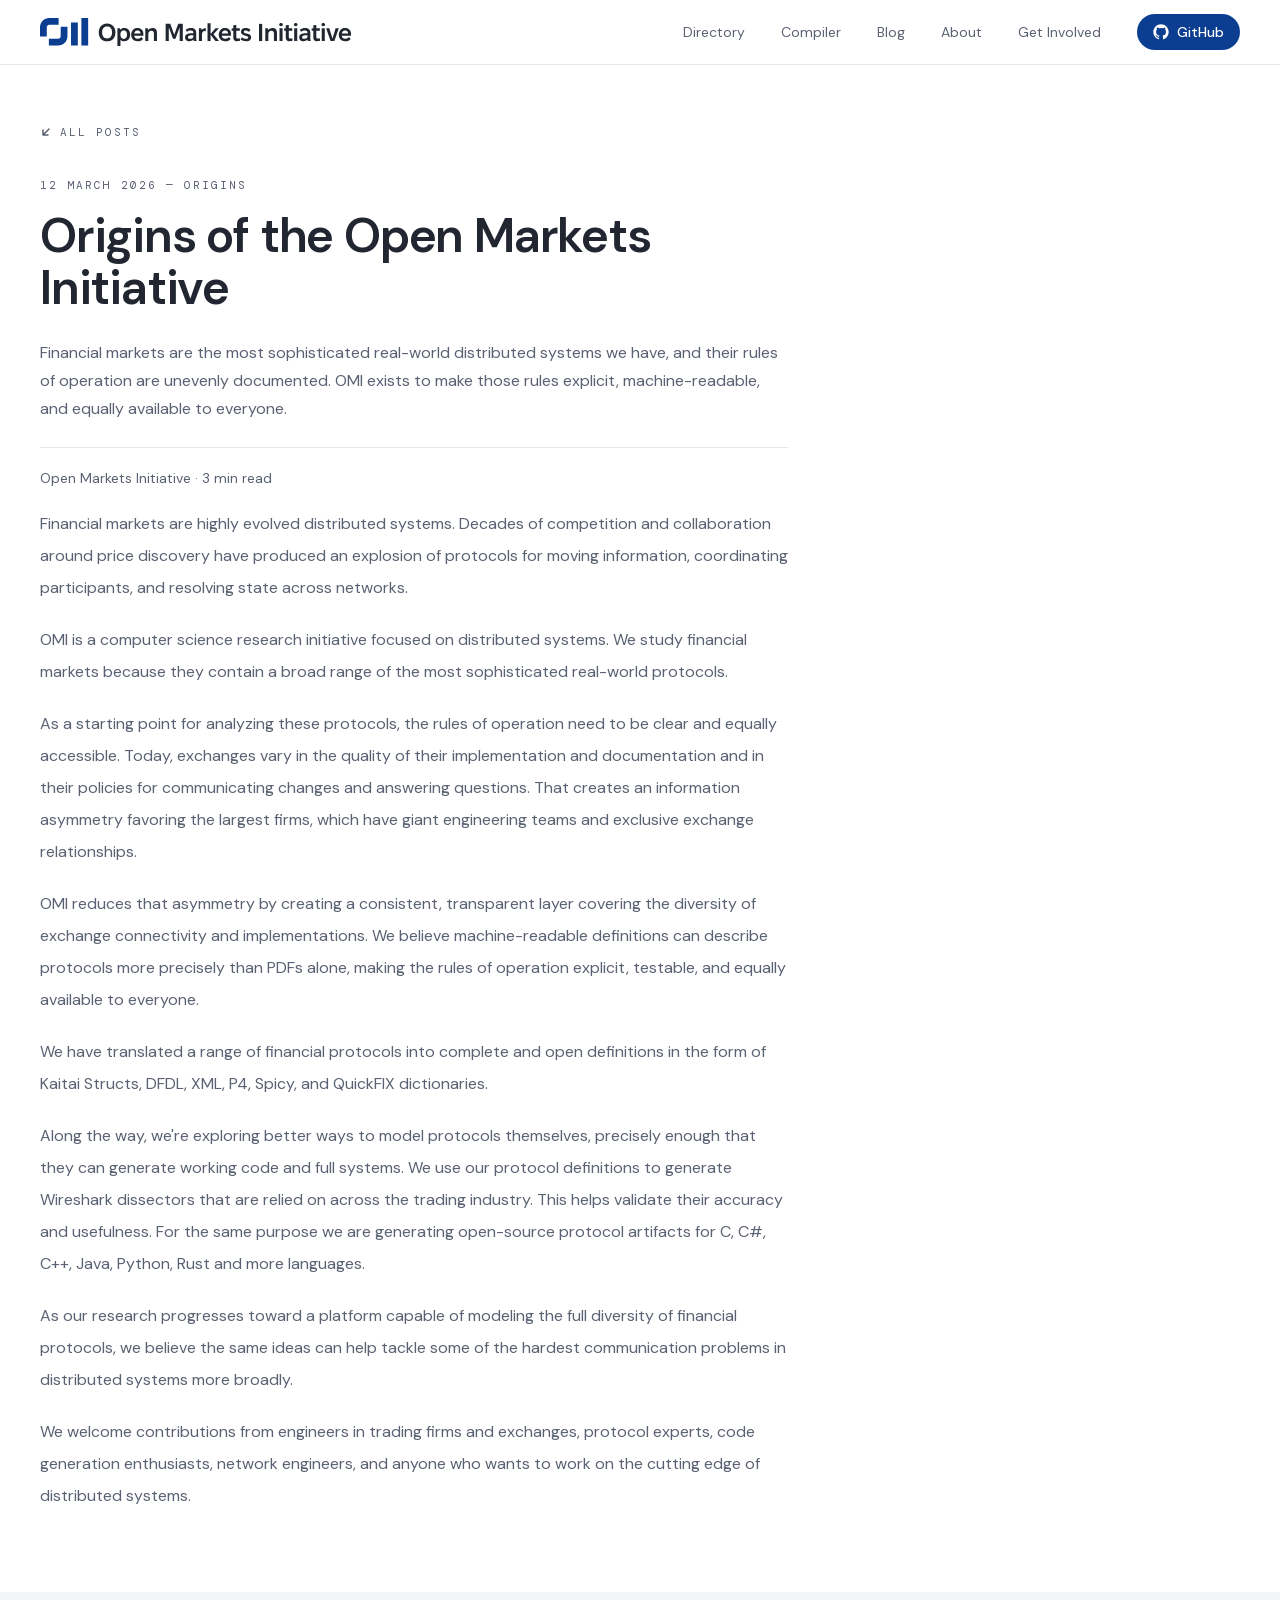
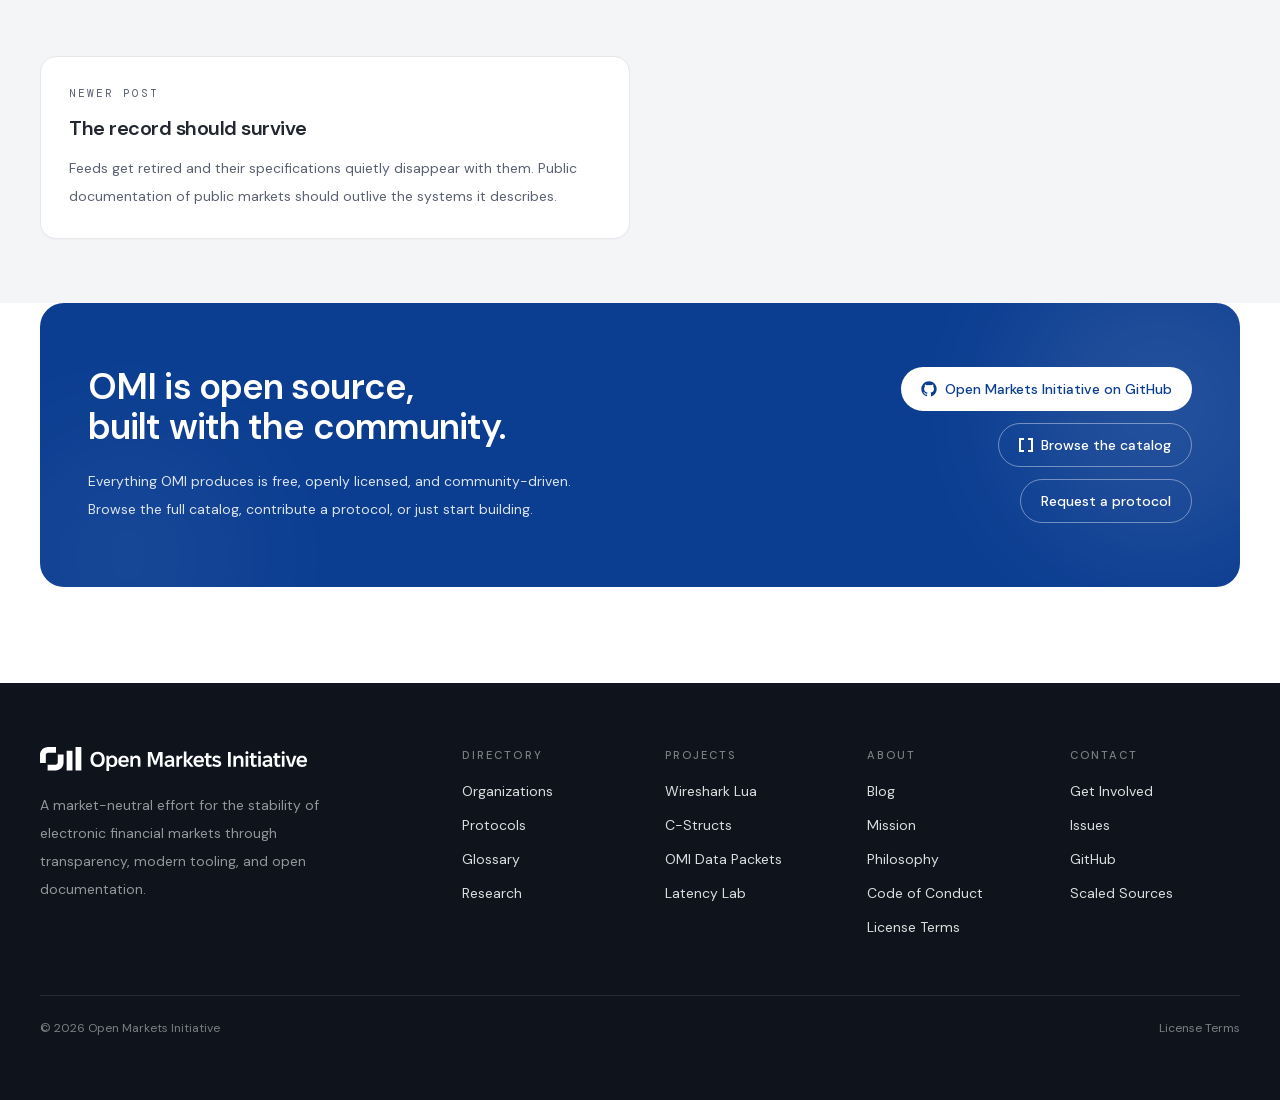
<file: blogs/origins-of-the-open-markets-initiative/index.html>
<!DOCTYPE html><html lang="en" class="dm_sans_d89fb377-module__B_rulq__variable dm_mono_ed3df95c-module__D4oVwa__variable antialiased"><head><meta charSet="utf-8"/><meta name="viewport" content="width=device-width, initial-scale=1"/><link rel="preload" href="/_next/static/media/36363bfb06833f56-s.p.38hmww4cj4vme.woff2" as="font" crossorigin="" type="font/woff2"/><link rel="preload" href="/_next/static/media/5c285b27cdda1fe8-s.p.2_mbdogr7ni8i.woff2" as="font" crossorigin="" type="font/woff2"/><link rel="preload" href="/_next/static/media/a73419dd2ba2d841-s.p.2yee423r7ahpo.woff2" as="font" crossorigin="" type="font/woff2"/><link rel="preload" as="image" href="/omi-wide-color-light.svg"/><link rel="stylesheet" href="/_next/static/chunks/2pm63nl_u_ya6.css" data-precedence="next"/><link rel="preload" as="script" fetchPriority="low" href="/_next/static/chunks/3si9o-rgj1z6x.js"/><script src="/_next/static/chunks/15orcrkp-_9ct.js" async=""></script><script src="/_next/static/chunks/2cya-h6pss2j9.js" async=""></script><script src="/_next/static/chunks/0mr0fnckbkr54.js" async=""></script><script src="/_next/static/chunks/turbopack-43yii3-daxx03.js" async=""></script><script src="/_next/static/chunks/05-c3ty_6dwfk.js" async=""></script><script src="/_next/static/chunks/14mrh2-p_w84d.js" async=""></script><script src="/_next/static/chunks/407rq2vw5s0sh.js" async=""></script><meta name="next-size-adjust" content=""/><title>Origins of the Open Markets Initiative — Open Markets Initiative</title><meta name="description" content="Financial markets are the most sophisticated real-world distributed systems we have, and their rules of operation are unevenly documented. OMI exists to make those rules explicit, machine-readable, and equally available to everyone."/><link rel="icon" href="/favicon.ico?favicon.0s_ock0-dxoru.ico" sizes="32x32" type="image/x-icon"/><script src="/_next/static/chunks/0cz1d0mv5g_q7.js" noModule=""></script></head><body><div hidden=""><!--$--><!--/$--></div><header class="sticky top-0 z-40 border-b border-border bg-white/85 backdrop-blur"><div class="mx-auto flex h-16 max-w-7xl items-center justify-between px-6 lg:px-10"><a class="flex items-center gap-2" href="/"><img alt="Open Markets Initiative" width="260" height="24" decoding="async" data-nimg="1" class="h-7 w-auto" style="color:transparent" src="/omi-wide-color-light.svg"/></a><nav class="hidden items-center gap-9 md:flex"><a class="text-sm text-ink-muted transition-colors hover:text-ink" href="/#directory">Directory</a><a class="text-sm text-ink-muted transition-colors hover:text-ink" href="/#compiler">Compiler</a><a class="text-sm text-ink-muted transition-colors hover:text-ink" href="/blogs/">Blog</a><a class="text-sm text-ink-muted transition-colors hover:text-ink" href="/#about">About</a><a class="text-sm text-ink-muted transition-colors hover:text-ink" href="/#contribute">Get Involved</a><a href="https://github.com/Open-Markets-Initiative" target="_blank" rel="noreferrer" class="inline-flex h-9 items-center gap-2 rounded-full bg-brand px-4 text-sm font-medium text-white transition-colors hover:bg-brand-dark"><svg viewBox="0 0 24 24" fill="currentColor" aria-hidden="true" class="h-4 w-4"><path d="M12 .5C5.65.5.5 5.65.5 12c0 5.08 3.29 9.39 7.86 10.92.58.1.79-.25.79-.56v-2c-3.2.7-3.87-1.37-3.87-1.37-.52-1.34-1.28-1.7-1.28-1.7-1.05-.72.08-.7.08-.7 1.16.08 1.77 1.2 1.77 1.2 1.03 1.77 2.7 1.26 3.36.96.1-.75.4-1.26.74-1.55-2.55-.29-5.24-1.28-5.24-5.7 0-1.26.45-2.29 1.19-3.1-.12-.3-.52-1.48.11-3.08 0 0 .97-.31 3.18 1.18a11 11 0 0 1 5.79 0c2.2-1.49 3.17-1.18 3.17-1.18.63 1.6.23 2.78.11 3.08.74.81 1.19 1.84 1.19 3.1 0 4.43-2.69 5.41-5.25 5.7.41.35.78 1.05.78 2.12v3.14c0 .31.21.67.8.56C20.21 21.38 23.5 17.08 23.5 12c0-6.35-5.15-11.5-11.5-11.5Z"></path></svg>GitHub</a></nav></div></header><main><article class="bg-white pb-20 pt-10 lg:pt-14"><div class="mx-auto max-w-7xl px-6 lg:px-10"><a class="inline-flex items-center gap-2 font-mono text-[11px] uppercase tracking-[0.18em] text-ink-muted transition-colors hover:text-ink" href="/blogs/"><svg viewBox="0 0 12 12" fill="none" stroke="currentColor" stroke-width="1.5" stroke-linecap="round" stroke-linejoin="round" aria-hidden="true" class="h-3 w-3 rotate-180"><path d="M3 9 9 3M4 3h5v5"></path></svg>All posts</a><header class="mt-8 max-w-[68ch]"><p class="font-mono text-[11px] uppercase tracking-[0.18em] text-ink-muted">12 March 2026<!-- --> — <!-- -->Origins</p><h1 class="mt-4 text-[2.5rem] font-semibold leading-[1.1] tracking-tight text-ink sm:text-5xl">Origins of the Open Markets Initiative</h1><p class="mt-6 text-base leading-7 text-ink-muted">Financial markets are the most sophisticated real-world distributed systems we have, and their rules of operation are unevenly documented. OMI exists to make those rules explicit, machine-readable, and equally available to everyone.</p><p class="mt-6 border-t border-border pt-5 text-sm text-ink-muted">Open Markets Initiative<!-- --> · <!-- -->3<!-- --> min read</p></header><p class="mt-5 max-w-[68ch] text-base leading-8 text-ink-muted">Financial markets are highly evolved distributed systems. Decades of competition
and collaboration around price discovery have produced an explosion of protocols
for moving information, coordinating participants, and resolving state across
networks.</p>
<p class="mt-5 max-w-[68ch] text-base leading-8 text-ink-muted">OMI is a computer science research initiative focused on distributed systems. We
study financial markets because they contain a broad range of the most
sophisticated real-world protocols.</p>
<p class="mt-5 max-w-[68ch] text-base leading-8 text-ink-muted">As a starting point for analyzing these protocols, the rules of operation need to
be clear and equally accessible. Today, exchanges vary in the quality of their
implementation and documentation and in their policies for communicating changes
and answering questions. That creates an information asymmetry favoring the
largest firms, which have giant engineering teams and exclusive exchange
relationships.</p>
<p class="mt-5 max-w-[68ch] text-base leading-8 text-ink-muted">OMI reduces that asymmetry by creating a consistent, transparent layer covering
the diversity of exchange connectivity and implementations. We believe
machine-readable definitions can describe protocols more precisely than PDFs
alone, making the rules of operation explicit, testable, and equally available to
everyone.</p>
<p class="mt-5 max-w-[68ch] text-base leading-8 text-ink-muted">We have translated a range of financial protocols into complete and open
definitions in the form of Kaitai Structs, DFDL, XML, P4, Spicy, and QuickFIX
dictionaries.</p>
<p class="mt-5 max-w-[68ch] text-base leading-8 text-ink-muted">Along the way, we&#x27;re exploring better ways to model protocols themselves,
precisely enough that they can generate working code and full systems. We use our
protocol definitions to generate Wireshark dissectors that are relied on across
the trading industry. This helps validate their accuracy and usefulness. For the
same purpose we are generating open-source protocol artifacts for C, C#, C++,
Java, Python, Rust and more languages.</p>
<p class="mt-5 max-w-[68ch] text-base leading-8 text-ink-muted">As our research progresses toward a platform capable of modeling the full
diversity of financial protocols, we believe the same ideas can help tackle some
of the hardest communication problems in distributed systems more broadly.</p>
<p class="mt-5 max-w-[68ch] text-base leading-8 text-ink-muted">We welcome contributions from engineers in trading firms and exchanges, protocol
experts, code generation enthusiasts, network engineers, and anyone who wants to
work on the cutting edge of distributed systems.</p></div></article><section class="bg-surface-muted py-16"><div class="mx-auto max-w-7xl px-6 lg:px-10"><div class="grid gap-5 md:grid-cols-2"><a class="group rounded-2xl border border-border bg-white p-7 shadow-[0_1px_0_rgba(0,0,0,0.02)] transition-colors hover:border-ink/20" href="/blogs/the-record-should-survive/"><p class="font-mono text-[11px] uppercase tracking-[0.18em] text-ink-muted">Newer post</p><p class="mt-3 text-xl font-semibold tracking-tight text-ink transition-colors group-hover:text-brand">The record should survive</p><p class="mt-3 text-sm leading-7 text-ink-muted">Feeds get retired and their specifications quietly disappear with them. Public documentation of public markets should outlive the systems it describes.</p></a></div></div></section><section class="bg-white pb-24"><div class="mx-auto max-w-7xl px-6 lg:px-10"><div class="relative overflow-hidden rounded-3xl bg-brand px-8 py-14 text-white sm:px-12 sm:py-16"><div aria-hidden="true" class="pointer-events-none absolute -right-16 -top-10 h-72 w-72 rounded-full bg-white/10 blur-3xl"></div><div aria-hidden="true" class="pointer-events-none absolute -bottom-24 -left-10 h-64 w-64 rounded-full bg-white/5 blur-3xl"></div><div class="relative grid items-center gap-10 lg:grid-cols-[1.1fr_1fr]"><div><h2 class="text-3xl font-semibold tracking-tight sm:text-4xl">OMI is open source,<br/>built with the community.</h2><p class="mt-5 max-w-lg text-sm leading-7 text-white/85">Everything OMI produces is free, openly licensed, and community-driven. Browse the full catalog, contribute a protocol, or just start building.</p></div><div class="flex flex-col items-stretch gap-3 lg:items-end"><a href="https://github.com/Open-Markets-Initiative" target="_blank" rel="noreferrer" class="inline-flex h-11 w-full max-w-sm items-center justify-center gap-2 rounded-full bg-white px-5 text-sm font-medium text-brand transition-colors hover:bg-white/90 lg:w-auto"><svg viewBox="0 0 24 24" fill="currentColor" aria-hidden="true" class="h-4 w-4"><path d="M12 .5C5.65.5.5 5.65.5 12c0 5.08 3.29 9.39 7.86 10.92.58.1.79-.25.79-.56v-2c-3.2.7-3.87-1.37-3.87-1.37-.52-1.34-1.28-1.7-1.28-1.7-1.05-.72.08-.7.08-.7 1.16.08 1.77 1.2 1.77 1.2 1.03 1.77 2.7 1.26 3.36.96.1-.75.4-1.26.74-1.55-2.55-.29-5.24-1.28-5.24-5.7 0-1.26.45-2.29 1.19-3.1-.12-.3-.52-1.48.11-3.08 0 0 .97-.31 3.18 1.18a11 11 0 0 1 5.79 0c2.2-1.49 3.17-1.18 3.17-1.18.63 1.6.23 2.78.11 3.08.74.81 1.19 1.84 1.19 3.1 0 4.43-2.69 5.41-5.25 5.7.41.35.78 1.05.78 2.12v3.14c0 .31.21.67.8.56C20.21 21.38 23.5 17.08 23.5 12c0-6.35-5.15-11.5-11.5-11.5Z"></path></svg>Open Markets Initiative on GitHub</a><a class="inline-flex h-11 w-full max-w-sm items-center justify-center gap-2 rounded-full border border-white/40 px-5 text-sm font-medium text-white transition-colors hover:bg-white/10 lg:w-auto" href="/#directory"><svg viewBox="0 0 14 14" fill="currentColor" aria-hidden="true" class="h-3.5 w-3.5"><path d="M5 0v2H2v10h3v2H0V0zM9 0h5v14H9v-2h3V2H9z"></path></svg>Browse the catalog</a><a class="inline-flex h-11 w-full max-w-sm items-center justify-center gap-2 rounded-full border border-white/40 px-5 text-sm font-medium text-white transition-colors hover:bg-white/10 lg:w-auto" href="/#contribute">Request a protocol</a></div></div></div></div></section></main><footer class="bg-surface-dark py-16 text-white"><div class="mx-auto max-w-7xl px-6 lg:px-10"><div class="grid gap-12 lg:grid-cols-[1.3fr_2.7fr]"><div><img alt="Open Markets Initiative" loading="lazy" width="220" height="20" decoding="async" data-nimg="1" class="h-6 w-auto" style="color:transparent" src="/omi-wide-white.svg"/><p class="mt-5 max-w-xs text-sm leading-7 text-white/55">A market-neutral effort for the stability of electronic financial markets through transparency, modern tooling, and open documentation.</p></div><div class="grid grid-cols-2 gap-8 sm:grid-cols-4"><div><p class="text-[0.7rem] font-medium uppercase tracking-[0.18em] text-white/45">Directory</p><ul class="mt-4 space-y-2.5"><li><a href="https://github.com/Open-Markets-Initiative/Directory/tree/main/Organizations" target="_blank" rel="noreferrer" class="text-sm text-white/85 transition-colors hover:text-white">Organizations</a></li><li><a href="https://github.com/Open-Markets-Initiative/Directory/tree/main/Protocols" target="_blank" rel="noreferrer" class="text-sm text-white/85 transition-colors hover:text-white">Protocols</a></li><li><a href="https://github.com/Open-Markets-Initiative/Directory/tree/main/Glossary" target="_blank" rel="noreferrer" class="text-sm text-white/85 transition-colors hover:text-white">Glossary</a></li><li><a href="https://github.com/Open-Markets-Initiative/Directory/tree/main/Research" target="_blank" rel="noreferrer" class="text-sm text-white/85 transition-colors hover:text-white">Research</a></li></ul></div><div><p class="text-[0.7rem] font-medium uppercase tracking-[0.18em] text-white/45">Projects</p><ul class="mt-4 space-y-2.5"><li><a href="https://github.com/Open-Markets-Initiative/omi-wireshark-lua" target="_blank" rel="noreferrer" class="text-sm text-white/85 transition-colors hover:text-white">Wireshark Lua</a></li><li><a href="https://github.com/Open-Markets-Initiative/c-structs" target="_blank" rel="noreferrer" class="text-sm text-white/85 transition-colors hover:text-white">C-Structs</a></li><li><a href="https://github.com/Open-Markets-Initiative/omi-data-packets" target="_blank" rel="noreferrer" class="text-sm text-white/85 transition-colors hover:text-white">OMI Data Packets</a></li><li><a href="https://github.com/Open-Markets-Initiative/latency-lab" target="_blank" rel="noreferrer" class="text-sm text-white/85 transition-colors hover:text-white">Latency Lab</a></li></ul></div><div><p class="text-[0.7rem] font-medium uppercase tracking-[0.18em] text-white/45">About</p><ul class="mt-4 space-y-2.5"><li><a class="text-sm text-white/85 transition-colors hover:text-white" href="/blogs/">Blog</a></li><li><a href="https://github.com/Open-Markets-Initiative/Directory/tree/main/About" target="_blank" rel="noreferrer" class="text-sm text-white/85 transition-colors hover:text-white">Mission</a></li><li><a href="https://github.com/Open-Markets-Initiative/Directory/blob/main/About/ReadMe.md" target="_blank" rel="noreferrer" class="text-sm text-white/85 transition-colors hover:text-white">Philosophy</a></li><li><a href="https://github.com/Open-Markets-Initiative/Directory/blob/main/About/Conduct.md" target="_blank" rel="noreferrer" class="text-sm text-white/85 transition-colors hover:text-white">Code of Conduct</a></li><li><a href="https://github.com/Open-Markets-Initiative/Directory/tree/main/About/License" target="_blank" rel="noreferrer" class="text-sm text-white/85 transition-colors hover:text-white">License Terms</a></li></ul></div><div><p class="text-[0.7rem] font-medium uppercase tracking-[0.18em] text-white/45">Contact</p><ul class="mt-4 space-y-2.5"><li><a href="https://docs.google.com/forms/d/e/1FAIpQLSfwDeAPZYVrH0HzZsr7Yliy6OI7CuiSVox1f_ygNFf1UwZuqQ/viewform" target="_blank" rel="noreferrer" class="text-sm text-white/85 transition-colors hover:text-white">Get Involved</a></li><li><a href="https://github.com/Open-Markets-Initiative/Directory/issues" target="_blank" rel="noreferrer" class="text-sm text-white/85 transition-colors hover:text-white">Issues</a></li><li><a href="https://github.com/Open-Markets-Initiative" target="_blank" rel="noreferrer" class="text-sm text-white/85 transition-colors hover:text-white">GitHub</a></li><li><a href="https://scaledsources.com" target="_blank" rel="noreferrer" class="text-sm text-white/85 transition-colors hover:text-white">Scaled Sources</a></li></ul></div></div></div><div class="mt-14 flex flex-col items-start justify-between gap-3 border-t border-border-dark pt-6 text-xs text-white/45 sm:flex-row sm:items-center"><p>© 2026 Open Markets Initiative</p><a href="https://github.com/Open-Markets-Initiative/Directory/tree/main/About/License" target="_blank" rel="noreferrer" class="hover:text-white">License Terms</a></div></div></footer><!--$--><!--/$--><script src="/_next/static/chunks/3si9o-rgj1z6x.js" id="_R_" async=""></script><script>(self.__next_f=self.__next_f||[]).push([0])</script><script>self.__next_f.push([1,"1:\"$Sreact.fragment\"\n2:I[39756,[\"/_next/static/chunks/05-c3ty_6dwfk.js\",\"/_next/static/chunks/14mrh2-p_w84d.js\"],\"default\"]\n3:I[37457,[\"/_next/static/chunks/05-c3ty_6dwfk.js\",\"/_next/static/chunks/14mrh2-p_w84d.js\"],\"default\"]\n5:I[97367,[\"/_next/static/chunks/05-c3ty_6dwfk.js\",\"/_next/static/chunks/14mrh2-p_w84d.js\"],\"OutletBoundary\"]\n6:\"$Sreact.suspense\"\n9:I[97367,[\"/_next/static/chunks/05-c3ty_6dwfk.js\",\"/_next/static/chunks/14mrh2-p_w84d.js\"],\"ViewportBoundary\"]\nb:I[97367,[\"/_next/static/chunks/05-c3ty_6dwfk.js\",\"/_next/static/chunks/14mrh2-p_w84d.js\"],\"MetadataBoundary\"]\nd:I[68027,[\"/_next/static/chunks/05-c3ty_6dwfk.js\",\"/_next/static/chunks/14mrh2-p_w84d.js\"],\"default\",1]\n:HL[\"/_next/static/chunks/2pm63nl_u_ya6.css\",\"style\"]\n:HL[\"/_next/static/media/36363bfb06833f56-s.p.38hmww4cj4vme.woff2\",\"font\",{\"crossOrigin\":\"\",\"type\":\"font/woff2\"}]\n:HL[\"/_next/static/media/5c285b27cdda1fe8-s.p.2_mbdogr7ni8i.woff2\",\"font\",{\"crossOrigin\":\"\",\"type\":\"font/woff2\"}]\n:HL[\"/_next/static/media/a73419dd2ba2d841-s.p.2yee423r7ahpo.woff2\",\"font\",{\"crossOrigin\":\"\",\"type\":\"font/woff2\"}]\n"])</script><script>self.__next_f.push([1,"0:{\"P\":null,\"c\":[\"\",\"blogs\",\"origins-of-the-open-markets-initiative\",\"\"],\"q\":\"\",\"i\":false,\"f\":[[[\"\",{\"children\":[\"blogs\",{\"children\":[[\"slug\",\"origins-of-the-open-markets-initiative\",\"d\",null],{\"children\":[\"__PAGE__\",{}]}]}]},\"$undefined\",\"$undefined\",16],[[\"$\",\"$1\",\"c\",{\"children\":[[[\"$\",\"link\",\"0\",{\"rel\":\"stylesheet\",\"href\":\"/_next/static/chunks/2pm63nl_u_ya6.css\",\"precedence\":\"next\",\"crossOrigin\":\"$undefined\",\"nonce\":\"$undefined\"}],[\"$\",\"script\",\"script-0\",{\"src\":\"/_next/static/chunks/05-c3ty_6dwfk.js\",\"async\":true,\"nonce\":\"$undefined\"}],[\"$\",\"script\",\"script-1\",{\"src\":\"/_next/static/chunks/14mrh2-p_w84d.js\",\"async\":true,\"nonce\":\"$undefined\"}]],[\"$\",\"html\",null,{\"lang\":\"en\",\"className\":\"dm_sans_d89fb377-module__B_rulq__variable dm_mono_ed3df95c-module__D4oVwa__variable antialiased\",\"children\":[\"$\",\"body\",null,{\"children\":[\"$\",\"$L2\",null,{\"parallelRouterKey\":\"children\",\"error\":\"$undefined\",\"errorStyles\":\"$undefined\",\"errorScripts\":\"$undefined\",\"template\":[\"$\",\"$L3\",null,{}],\"templateStyles\":\"$undefined\",\"templateScripts\":\"$undefined\",\"notFound\":[[[\"$\",\"title\",null,{\"children\":\"404: This page could not be found.\"}],[\"$\",\"div\",null,{\"style\":{\"fontFamily\":\"system-ui,\\\"Segoe UI\\\",Roboto,Helvetica,Arial,sans-serif,\\\"Apple Color Emoji\\\",\\\"Segoe UI Emoji\\\"\",\"height\":\"100vh\",\"textAlign\":\"center\",\"display\":\"flex\",\"flexDirection\":\"column\",\"alignItems\":\"center\",\"justifyContent\":\"center\"},\"children\":[\"$\",\"div\",null,{\"children\":[[\"$\",\"style\",null,{\"dangerouslySetInnerHTML\":{\"__html\":\"body{color:#000;background:#fff;margin:0}.next-error-h1{border-right:1px solid rgba(0,0,0,.3)}@media (prefers-color-scheme:dark){body{color:#fff;background:#000}.next-error-h1{border-right:1px solid rgba(255,255,255,.3)}}\"}}],[\"$\",\"h1\",null,{\"className\":\"next-error-h1\",\"style\":{\"display\":\"inline-block\",\"margin\":\"0 20px 0 0\",\"padding\":\"0 23px 0 0\",\"fontSize\":24,\"fontWeight\":500,\"verticalAlign\":\"top\",\"lineHeight\":\"49px\"},\"children\":404}],[\"$\",\"div\",null,{\"style\":{\"display\":\"inline-block\"},\"children\":[\"$\",\"h2\",null,{\"style\":{\"fontSize\":14,\"fontWeight\":400,\"lineHeight\":\"49px\",\"margin\":0},\"children\":\"This page could not be found.\"}]}]]}]}]],[]],\"forbidden\":\"$undefined\",\"unauthorized\":\"$undefined\"}]}]}]]}],{\"children\":[[\"$\",\"$1\",\"c\",{\"children\":[null,[\"$\",\"$L2\",null,{\"parallelRouterKey\":\"children\",\"error\":\"$undefined\",\"errorStyles\":\"$undefined\",\"errorScripts\":\"$undefined\",\"template\":[\"$\",\"$L3\",null,{}],\"templateStyles\":\"$undefined\",\"templateScripts\":\"$undefined\",\"notFound\":\"$undefined\",\"forbidden\":\"$undefined\",\"unauthorized\":\"$undefined\"}]]}],{\"children\":[[\"$\",\"$1\",\"c\",{\"children\":[null,[\"$\",\"$L2\",null,{\"parallelRouterKey\":\"children\",\"error\":\"$undefined\",\"errorStyles\":\"$undefined\",\"errorScripts\":\"$undefined\",\"template\":[\"$\",\"$L3\",null,{}],\"templateStyles\":\"$undefined\",\"templateScripts\":\"$undefined\",\"notFound\":\"$undefined\",\"forbidden\":\"$undefined\",\"unauthorized\":\"$undefined\"}]]}],{\"children\":[[\"$\",\"$1\",\"c\",{\"children\":[\"$L4\",[[\"$\",\"script\",\"script-0\",{\"src\":\"/_next/static/chunks/407rq2vw5s0sh.js\",\"async\":true,\"nonce\":\"$undefined\"}]],[\"$\",\"$L5\",null,{\"children\":[\"$\",\"$6\",null,{\"name\":\"Next.MetadataOutlet\",\"children\":\"$@7\"}]}]]}],{},null,false,null]},null,false,\"$@8\"]},null,false,\"$@8\"]},null,false,null],[\"$\",\"$1\",\"h\",{\"children\":[null,[\"$\",\"$L9\",null,{\"children\":\"$La\"}],[\"$\",\"div\",null,{\"hidden\":true,\"children\":[\"$\",\"$Lb\",null,{\"children\":[\"$\",\"$6\",null,{\"name\":\"Next.Metadata\",\"children\":\"$Lc\"}]}]}],[\"$\",\"meta\",null,{\"name\":\"next-size-adjust\",\"content\":\"\"}]]}],false]],\"m\":\"$undefined\",\"G\":[\"$d\",[[\"$\",\"link\",\"0\",{\"rel\":\"stylesheet\",\"href\":\"/_next/static/chunks/2pm63nl_u_ya6.css\",\"precedence\":\"next\",\"crossOrigin\":\"$undefined\",\"nonce\":\"$undefined\"}]]],\"S\":true,\"h\":null,\"s\":\"$undefined\",\"l\":\"$undefined\",\"p\":\"$undefined\",\"d\":\"$undefined\",\"b\":\"omi-landing-page\"}\n"])</script><script>self.__next_f.push([1,"e:[]\n8:\"$We\"\n"])</script><script>self.__next_f.push([1,"f:I[22016,[\"/_next/static/chunks/05-c3ty_6dwfk.js\",\"/_next/static/chunks/14mrh2-p_w84d.js\",\"/_next/static/chunks/407rq2vw5s0sh.js\"],\"\"]\n10:I[5500,[\"/_next/static/chunks/05-c3ty_6dwfk.js\",\"/_next/static/chunks/14mrh2-p_w84d.js\",\"/_next/static/chunks/407rq2vw5s0sh.js\"],\"Image\"]\n"])</script><script>self.__next_f.push([1,"4:[[\"$\",\"header\",null,{\"className\":\"sticky top-0 z-40 border-b border-border bg-white/85 backdrop-blur\",\"children\":[\"$\",\"div\",null,{\"className\":\"mx-auto flex h-16 max-w-7xl items-center justify-between px-6 lg:px-10\",\"children\":[[\"$\",\"$Lf\",null,{\"href\":\"/\",\"className\":\"flex items-center gap-2\",\"children\":[\"$\",\"$L10\",null,{\"src\":\"/omi-wide-color-light.svg\",\"alt\":\"Open Markets Initiative\",\"width\":260,\"height\":24,\"priority\":true,\"className\":\"h-7 w-auto\"}]}],[\"$\",\"nav\",null,{\"className\":\"hidden items-center gap-9 md:flex\",\"children\":[[[\"$\",\"$Lf\",\"/#directory\",{\"href\":\"/#directory\",\"className\":\"text-sm text-ink-muted transition-colors hover:text-ink\",\"children\":\"Directory\"}],[\"$\",\"$Lf\",\"/#compiler\",{\"href\":\"/#compiler\",\"className\":\"text-sm text-ink-muted transition-colors hover:text-ink\",\"children\":\"Compiler\"}],[\"$\",\"$Lf\",\"/blogs\",{\"href\":\"/blogs\",\"className\":\"text-sm text-ink-muted transition-colors hover:text-ink\",\"children\":\"Blog\"}],[\"$\",\"$Lf\",\"/#about\",{\"href\":\"/#about\",\"className\":\"text-sm text-ink-muted transition-colors hover:text-ink\",\"children\":\"About\"}],[\"$\",\"$Lf\",\"/#contribute\",{\"href\":\"/#contribute\",\"className\":\"text-sm text-ink-muted transition-colors hover:text-ink\",\"children\":\"Get Involved\"}]],[\"$\",\"a\",null,{\"href\":\"https://github.com/Open-Markets-Initiative\",\"target\":\"_blank\",\"rel\":\"noreferrer\",\"className\":\"inline-flex h-9 items-center gap-2 rounded-full bg-brand px-4 text-sm font-medium text-white transition-colors hover:bg-brand-dark\",\"children\":[[\"$\",\"svg\",null,{\"viewBox\":\"0 0 24 24\",\"fill\":\"currentColor\",\"aria-hidden\":\"true\",\"className\":\"h-4 w-4\",\"children\":[\"$\",\"path\",null,{\"d\":\"M12 .5C5.65.5.5 5.65.5 12c0 5.08 3.29 9.39 7.86 10.92.58.1.79-.25.79-.56v-2c-3.2.7-3.87-1.37-3.87-1.37-.52-1.34-1.28-1.7-1.28-1.7-1.05-.72.08-.7.08-.7 1.16.08 1.77 1.2 1.77 1.2 1.03 1.77 2.7 1.26 3.36.96.1-.75.4-1.26.74-1.55-2.55-.29-5.24-1.28-5.24-5.7 0-1.26.45-2.29 1.19-3.1-.12-.3-.52-1.48.11-3.08 0 0 .97-.31 3.18 1.18a11 11 0 0 1 5.79 0c2.2-1.49 3.17-1.18 3.17-1.18.63 1.6.23 2.78.11 3.08.74.81 1.19 1.84 1.19 3.1 0 4.43-2.69 5.41-5.25 5.7.41.35.78 1.05.78 2.12v3.14c0 .31.21.67.8.56C20.21 21.38 23.5 17.08 23.5 12c0-6.35-5.15-11.5-11.5-11.5Z\"}]}],\"GitHub\"]}]]}]]}]}],[\"$\",\"main\",null,{\"children\":[[\"$\",\"article\",null,{\"className\":\"bg-white pb-20 pt-10 lg:pt-14\",\"children\":[\"$\",\"div\",null,{\"className\":\"mx-auto max-w-7xl px-6 lg:px-10\",\"children\":[[\"$\",\"$Lf\",null,{\"href\":\"/blogs\",\"className\":\"inline-flex items-center gap-2 font-mono text-[11px] uppercase tracking-[0.18em] text-ink-muted transition-colors hover:text-ink\",\"children\":[[\"$\",\"svg\",null,{\"viewBox\":\"0 0 12 12\",\"fill\":\"none\",\"stroke\":\"currentColor\",\"strokeWidth\":\"1.5\",\"strokeLinecap\":\"round\",\"strokeLinejoin\":\"round\",\"aria-hidden\":\"true\",\"className\":\"h-3 w-3 rotate-180\",\"children\":[\"$\",\"path\",null,{\"d\":\"M3 9 9 3M4 3h5v5\"}]}],\"All posts\"]}],[\"$\",\"header\",null,{\"className\":\"mt-8 max-w-[68ch]\",\"children\":[[\"$\",\"p\",null,{\"className\":\"font-mono text-[11px] uppercase tracking-[0.18em] text-ink-muted\",\"children\":[\"12 March 2026\",\" — \",\"Origins\"]}],[\"$\",\"h1\",null,{\"className\":\"mt-4 text-[2.5rem] font-semibold leading-[1.1] tracking-tight text-ink sm:text-5xl\",\"children\":\"Origins of the Open Markets Initiative\"}],[\"$\",\"p\",null,{\"className\":\"mt-6 text-base leading-7 text-ink-muted\",\"children\":\"Financial markets are the most sophisticated real-world distributed systems we have, and their rules of operation are unevenly documented. OMI exists to make those rules explicit, machine-readable, and equally available to everyone.\"}],[\"$\",\"p\",null,{\"className\":\"mt-6 border-t border-border pt-5 text-sm text-ink-muted\",\"children\":[\"Open Markets Initiative\",\" · \",3,\" min read\"]}]]}],[[\"$\",\"p\",null,{\"className\":\"mt-5 max-w-[68ch] text-base leading-8 text-ink-muted\",\"children\":\"Financial markets are highly evolved distributed systems. Decades of competition\\nand collaboration around price discovery have produced an explosion of protocols\\nfor moving information, coordinating participants, and resolving state across\\nnetworks.\"}],\"\\n\",\"$L11\",\"\\n\",\"$L12\",\"\\n\",\"$L13\",\"\\n\",\"$L14\",\"\\n\",\"$L15\",\"\\n\",\"$L16\",\"\\n\",\"$L17\"]]}]}],\"$L18\",\"$L19\"]}],\"$L1a\"]\n"])</script><script>self.__next_f.push([1,"11:[\"$\",\"p\",null,{\"className\":\"mt-5 max-w-[68ch] text-base leading-8 text-ink-muted\",\"children\":\"OMI is a computer science research initiative focused on distributed systems. We\\nstudy financial markets because they contain a broad range of the most\\nsophisticated real-world protocols.\"}]\n12:[\"$\",\"p\",null,{\"className\":\"mt-5 max-w-[68ch] text-base leading-8 text-ink-muted\",\"children\":\"As a starting point for analyzing these protocols, the rules of operation need to\\nbe clear and equally accessible. Today, exchanges vary in the quality of their\\nimplementation and documentation and in their policies for communicating changes\\nand answering questions. That creates an information asymmetry favoring the\\nlargest firms, which have giant engineering teams and exclusive exchange\\nrelationships.\"}]\n13:[\"$\",\"p\",null,{\"className\":\"mt-5 max-w-[68ch] text-base leading-8 text-ink-muted\",\"children\":\"OMI reduces that asymmetry by creating a consistent, transparent layer covering\\nthe diversity of exchange connectivity and implementations. We believe\\nmachine-readable definitions can describe protocols more precisely than PDFs\\nalone, making the rules of operation explicit, testable, and equally available to\\neveryone.\"}]\n14:[\"$\",\"p\",null,{\"className\":\"mt-5 max-w-[68ch] text-base leading-8 text-ink-muted\",\"children\":\"We have translated a range of financial protocols into complete and open\\ndefinitions in the form of Kaitai Structs, DFDL, XML, P4, Spicy, and QuickFIX\\ndictionaries.\"}]\n15:[\"$\",\"p\",null,{\"className\":\"mt-5 max-w-[68ch] text-base leading-8 text-ink-muted\",\"children\":\"Along the way, we're exploring better ways to model protocols themselves,\\nprecisely enough that they can generate working code and full systems. We use our\\nprotocol definitions to generate Wireshark dissectors that are relied on across\\nthe trading industry. This helps validate their accuracy and usefulness. For the\\nsame purpose we are generating open-source protocol artifacts for C, C#, C++,\\nJava, Python, Rust and more languages.\"}]\n16:[\"$\",\"p\",null,{\"className\":\"mt-5 max-w-[68ch] text-base leading-8 text-ink-muted\",\"children\":\"As our research progresses toward a platform capable of modeling the full\\ndiversity of financial protocols, we believe the same ideas can help tackle some\\nof the hardest communication problems in distributed systems more broadly.\"}]\n17:[\"$\",\"p\",null,{\"className\":\"mt-5 max-w-[68ch] text-base leading-8 text-ink-muted\",\"children\":\"We welcome contributions from engineers in trading firms and exchanges, protocol\\nexperts, code generation enthusiasts, network engineers, and anyone who wants to\\nwork on the cutting edge of distributed systems.\"}]\n18:[\"$\",\"section\",null,{\"className\":\"bg-surface-muted py-16\",\"children\":[\"$\",\"div\",null,{\"className\":\"mx-auto max-w-7xl px-6 lg:px-10\",\"children\":[\"$\",\"div\",null,{\"className\":\"grid gap-5 md:grid-cols-2\",\"children\":[[\"$\",\"$Lf\",null,{\"href\":\"/blogs/the-record-should-survive\",\"className\":\"group rounded-2xl border border-border bg-white p-7 shadow-[0_1px_0_rgba(0,0,0,0.02)] transition-colors hover:border-ink/20\",\"children\":[[\"$\",\"p\",null,{\"className\":\"font-mono text-[11px] uppercase tracking-[0.18em] text-ink-muted\",\"children\":\"Newer post\"}],[\"$\",\"p\",null,{\"className\":\"mt-3 text-xl font-semibold tracking-tight text-ink transition-colors group-hover:text-brand\",\"children\":\"The record should survive\"}],[\"$\",\"p\",null,{\"className\":\"mt-3 text-sm leading-7 text-ink-muted\",\"children\":\"Feeds get retired and their specifications quietly disappear with them. Public documentation of public markets should outlive the systems it describes.\"}]]}],null]}]}]}]\n"])</script><script>self.__next_f.push([1,"19:[\"$\",\"section\",null,{\"className\":\"bg-white pb-24\",\"children\":[\"$\",\"div\",null,{\"className\":\"mx-auto max-w-7xl px-6 lg:px-10\",\"children\":[\"$\",\"div\",null,{\"className\":\"relative overflow-hidden rounded-3xl bg-brand px-8 py-14 text-white sm:px-12 sm:py-16\",\"children\":[[\"$\",\"div\",null,{\"aria-hidden\":\"true\",\"className\":\"pointer-events-none absolute -right-16 -top-10 h-72 w-72 rounded-full bg-white/10 blur-3xl\"}],[\"$\",\"div\",null,{\"aria-hidden\":\"true\",\"className\":\"pointer-events-none absolute -bottom-24 -left-10 h-64 w-64 rounded-full bg-white/5 blur-3xl\"}],[\"$\",\"div\",null,{\"className\":\"relative grid items-center gap-10 lg:grid-cols-[1.1fr_1fr]\",\"children\":[[\"$\",\"div\",null,{\"children\":[[\"$\",\"h2\",null,{\"className\":\"text-3xl font-semibold tracking-tight sm:text-4xl\",\"children\":[\"OMI is open source,\",[\"$\",\"br\",null,{}],\"built with the community.\"]}],[\"$\",\"p\",null,{\"className\":\"mt-5 max-w-lg text-sm leading-7 text-white/85\",\"children\":\"Everything OMI produces is free, openly licensed, and community-driven. Browse the full catalog, contribute a protocol, or just start building.\"}]]}],[\"$\",\"div\",null,{\"className\":\"flex flex-col items-stretch gap-3 lg:items-end\",\"children\":[[\"$\",\"a\",null,{\"href\":\"https://github.com/Open-Markets-Initiative\",\"target\":\"_blank\",\"rel\":\"noreferrer\",\"className\":\"inline-flex h-11 w-full max-w-sm items-center justify-center gap-2 rounded-full bg-white px-5 text-sm font-medium text-brand transition-colors hover:bg-white/90 lg:w-auto\",\"children\":[[\"$\",\"svg\",null,{\"viewBox\":\"0 0 24 24\",\"fill\":\"currentColor\",\"aria-hidden\":\"true\",\"className\":\"h-4 w-4\",\"children\":[\"$\",\"path\",null,{\"d\":\"M12 .5C5.65.5.5 5.65.5 12c0 5.08 3.29 9.39 7.86 10.92.58.1.79-.25.79-.56v-2c-3.2.7-3.87-1.37-3.87-1.37-.52-1.34-1.28-1.7-1.28-1.7-1.05-.72.08-.7.08-.7 1.16.08 1.77 1.2 1.77 1.2 1.03 1.77 2.7 1.26 3.36.96.1-.75.4-1.26.74-1.55-2.55-.29-5.24-1.28-5.24-5.7 0-1.26.45-2.29 1.19-3.1-.12-.3-.52-1.48.11-3.08 0 0 .97-.31 3.18 1.18a11 11 0 0 1 5.79 0c2.2-1.49 3.17-1.18 3.17-1.18.63 1.6.23 2.78.11 3.08.74.81 1.19 1.84 1.19 3.1 0 4.43-2.69 5.41-5.25 5.7.41.35.78 1.05.78 2.12v3.14c0 .31.21.67.8.56C20.21 21.38 23.5 17.08 23.5 12c0-6.35-5.15-11.5-11.5-11.5Z\"}]}],\"Open Markets Initiative on GitHub\"]}],[\"$\",\"$Lf\",null,{\"href\":\"/#directory\",\"className\":\"inline-flex h-11 w-full max-w-sm items-center justify-center gap-2 rounded-full border border-white/40 px-5 text-sm font-medium text-white transition-colors hover:bg-white/10 lg:w-auto\",\"children\":[[\"$\",\"svg\",null,{\"viewBox\":\"0 0 14 14\",\"fill\":\"currentColor\",\"aria-hidden\":\"true\",\"className\":\"h-3.5 w-3.5\",\"children\":[\"$\",\"path\",null,{\"d\":\"M5 0v2H2v10h3v2H0V0zM9 0h5v14H9v-2h3V2H9z\"}]}],\"Browse the catalog\"]}],[\"$\",\"$Lf\",null,{\"href\":\"/#contribute\",\"className\":\"inline-flex h-11 w-full max-w-sm items-center justify-center gap-2 rounded-full border border-white/40 px-5 text-sm font-medium text-white transition-colors hover:bg-white/10 lg:w-auto\",\"children\":\"Request a protocol\"}]]}]]}]]}]}]}]\n"])</script><script>self.__next_f.push([1,"1a:[\"$\",\"footer\",null,{\"className\":\"bg-surface-dark py-16 text-white\",\"children\":[\"$\",\"div\",null,{\"className\":\"mx-auto max-w-7xl px-6 lg:px-10\",\"children\":[[\"$\",\"div\",null,{\"className\":\"grid gap-12 lg:grid-cols-[1.3fr_2.7fr]\",\"children\":[[\"$\",\"div\",null,{\"children\":[[\"$\",\"$L10\",null,{\"src\":\"/omi-wide-white.svg\",\"alt\":\"Open Markets Initiative\",\"width\":220,\"height\":20,\"className\":\"h-6 w-auto\"}],[\"$\",\"p\",null,{\"className\":\"mt-5 max-w-xs text-sm leading-7 text-white/55\",\"children\":\"A market-neutral effort for the stability of electronic financial markets through transparency, modern tooling, and open documentation.\"}]]}],[\"$\",\"div\",null,{\"className\":\"grid grid-cols-2 gap-8 sm:grid-cols-4\",\"children\":[[\"$\",\"div\",\"Directory\",{\"children\":[[\"$\",\"p\",null,{\"className\":\"text-[0.7rem] font-medium uppercase tracking-[0.18em] text-white/45\",\"children\":\"Directory\"}],[\"$\",\"ul\",null,{\"className\":\"mt-4 space-y-2.5\",\"children\":[[\"$\",\"li\",\"Organizations\",{\"children\":[\"$\",\"a\",null,{\"href\":\"https://github.com/Open-Markets-Initiative/Directory/tree/main/Organizations\",\"target\":\"_blank\",\"rel\":\"noreferrer\",\"className\":\"text-sm text-white/85 transition-colors hover:text-white\",\"children\":\"Organizations\"}]}],[\"$\",\"li\",\"Protocols\",{\"children\":[\"$\",\"a\",null,{\"href\":\"https://github.com/Open-Markets-Initiative/Directory/tree/main/Protocols\",\"target\":\"_blank\",\"rel\":\"noreferrer\",\"className\":\"text-sm text-white/85 transition-colors hover:text-white\",\"children\":\"Protocols\"}]}],[\"$\",\"li\",\"Glossary\",{\"children\":[\"$\",\"a\",null,{\"href\":\"https://github.com/Open-Markets-Initiative/Directory/tree/main/Glossary\",\"target\":\"_blank\",\"rel\":\"noreferrer\",\"className\":\"text-sm text-white/85 transition-colors hover:text-white\",\"children\":\"Glossary\"}]}],[\"$\",\"li\",\"Research\",{\"children\":[\"$\",\"a\",null,{\"href\":\"https://github.com/Open-Markets-Initiative/Directory/tree/main/Research\",\"target\":\"_blank\",\"rel\":\"noreferrer\",\"className\":\"text-sm text-white/85 transition-colors hover:text-white\",\"children\":\"Research\"}]}]]}]]}],[\"$\",\"div\",\"Projects\",{\"children\":[[\"$\",\"p\",null,{\"className\":\"text-[0.7rem] font-medium uppercase tracking-[0.18em] text-white/45\",\"children\":\"Projects\"}],[\"$\",\"ul\",null,{\"className\":\"mt-4 space-y-2.5\",\"children\":[[\"$\",\"li\",\"Wireshark Lua\",{\"children\":[\"$\",\"a\",null,{\"href\":\"https://github.com/Open-Markets-Initiative/omi-wireshark-lua\",\"target\":\"_blank\",\"rel\":\"noreferrer\",\"className\":\"text-sm text-white/85 transition-colors hover:text-white\",\"children\":\"Wireshark Lua\"}]}],[\"$\",\"li\",\"C-Structs\",{\"children\":[\"$\",\"a\",null,{\"href\":\"https://github.com/Open-Markets-Initiative/c-structs\",\"target\":\"_blank\",\"rel\":\"noreferrer\",\"className\":\"text-sm text-white/85 transition-colors hover:text-white\",\"children\":\"C-Structs\"}]}],[\"$\",\"li\",\"OMI Data Packets\",{\"children\":[\"$\",\"a\",null,{\"href\":\"https://github.com/Open-Markets-Initiative/omi-data-packets\",\"target\":\"_blank\",\"rel\":\"noreferrer\",\"className\":\"text-sm text-white/85 transition-colors hover:text-white\",\"children\":\"OMI Data Packets\"}]}],[\"$\",\"li\",\"Latency Lab\",{\"children\":[\"$\",\"a\",null,{\"href\":\"https://github.com/Open-Markets-Initiative/latency-lab\",\"target\":\"_blank\",\"rel\":\"noreferrer\",\"className\":\"text-sm text-white/85 transition-colors hover:text-white\",\"children\":\"Latency Lab\"}]}]]}]]}],[\"$\",\"div\",\"About\",{\"children\":[[\"$\",\"p\",null,{\"className\":\"text-[0.7rem] font-medium uppercase tracking-[0.18em] text-white/45\",\"children\":\"About\"}],[\"$\",\"ul\",null,{\"className\":\"mt-4 space-y-2.5\",\"children\":[[\"$\",\"li\",\"Blog\",{\"children\":[\"$\",\"$Lf\",null,{\"href\":\"/blogs\",\"className\":\"text-sm text-white/85 transition-colors hover:text-white\",\"children\":\"Blog\"}]}],[\"$\",\"li\",\"Mission\",{\"children\":[\"$\",\"a\",null,{\"href\":\"https://github.com/Open-Markets-Initiative/Directory/tree/main/About\",\"target\":\"_blank\",\"rel\":\"noreferrer\",\"className\":\"text-sm text-white/85 transition-colors hover:text-white\",\"children\":\"Mission\"}]}],[\"$\",\"li\",\"Philosophy\",{\"children\":[\"$\",\"a\",null,{\"href\":\"https://github.com/Open-Markets-Initiative/Directory/blob/main/About/ReadMe.md\",\"target\":\"_blank\",\"rel\":\"noreferrer\",\"className\":\"text-sm text-white/85 transition-colors hover:text-white\",\"children\":\"Philosophy\"}]}],\"$L1b\",\"$L1c\"]}]]}],\"$L1d\"]}]]}],\"$L1e\"]}]}]\n"])</script><script>self.__next_f.push([1,"1b:[\"$\",\"li\",\"Code of Conduct\",{\"children\":[\"$\",\"a\",null,{\"href\":\"https://github.com/Open-Markets-Initiative/Directory/blob/main/About/Conduct.md\",\"target\":\"_blank\",\"rel\":\"noreferrer\",\"className\":\"text-sm text-white/85 transition-colors hover:text-white\",\"children\":\"Code of Conduct\"}]}]\n1c:[\"$\",\"li\",\"License Terms\",{\"children\":[\"$\",\"a\",null,{\"href\":\"https://github.com/Open-Markets-Initiative/Directory/tree/main/About/License\",\"target\":\"_blank\",\"rel\":\"noreferrer\",\"className\":\"text-sm text-white/85 transition-colors hover:text-white\",\"children\":\"License Terms\"}]}]\n1d:[\"$\",\"div\",\"Contact\",{\"children\":[[\"$\",\"p\",null,{\"className\":\"text-[0.7rem] font-medium uppercase tracking-[0.18em] text-white/45\",\"children\":\"Contact\"}],[\"$\",\"ul\",null,{\"className\":\"mt-4 space-y-2.5\",\"children\":[[\"$\",\"li\",\"Get Involved\",{\"children\":[\"$\",\"a\",null,{\"href\":\"https://docs.google.com/forms/d/e/1FAIpQLSfwDeAPZYVrH0HzZsr7Yliy6OI7CuiSVox1f_ygNFf1UwZuqQ/viewform\",\"target\":\"_blank\",\"rel\":\"noreferrer\",\"className\":\"text-sm text-white/85 transition-colors hover:text-white\",\"children\":\"Get Involved\"}]}],[\"$\",\"li\",\"Issues\",{\"children\":[\"$\",\"a\",null,{\"href\":\"https://github.com/Open-Markets-Initiative/Directory/issues\",\"target\":\"_blank\",\"rel\":\"noreferrer\",\"className\":\"text-sm text-white/85 transition-colors hover:text-white\",\"children\":\"Issues\"}]}],[\"$\",\"li\",\"GitHub\",{\"children\":[\"$\",\"a\",null,{\"href\":\"https://github.com/Open-Markets-Initiative\",\"target\":\"_blank\",\"rel\":\"noreferrer\",\"className\":\"text-sm text-white/85 transition-colors hover:text-white\",\"children\":\"GitHub\"}]}],[\"$\",\"li\",\"Scaled Sources\",{\"children\":[\"$\",\"a\",null,{\"href\":\"https://scaledsources.com\",\"target\":\"_blank\",\"rel\":\"noreferrer\",\"className\":\"text-sm text-white/85 transition-colors hover:text-white\",\"children\":\"Scaled Sources\"}]}]]}]]}]\n1e:[\"$\",\"div\",null,{\"className\":\"mt-14 flex flex-col items-start justify-between gap-3 border-t border-border-dark pt-6 text-xs text-white/45 sm:flex-row sm:items-center\",\"children\":[[\"$\",\"p\",null,{\"children\":\"© 2026 Open Markets Initiative\"}],[\"$\",\"a\",null,{\"href\":\"https://github.com/Open-Markets-Initiative/Directory/tree/main/About/License\",\"target\":\"_blank\",\"rel\":\"noreferrer\",\"className\":\"hover:text-white\",\"children\":\"License Terms\"}]]}]\n"])</script><script>self.__next_f.push([1,"a:[[\"$\",\"meta\",\"0\",{\"charSet\":\"utf-8\"}],[\"$\",\"meta\",\"1\",{\"name\":\"viewport\",\"content\":\"width=device-width, initial-scale=1\"}]]\n"])</script><script>self.__next_f.push([1,"1f:I[27201,[\"/_next/static/chunks/05-c3ty_6dwfk.js\",\"/_next/static/chunks/14mrh2-p_w84d.js\"],\"IconMark\"]\n7:null\nc:[[\"$\",\"title\",\"0\",{\"children\":\"Origins of the Open Markets Initiative — Open Markets Initiative\"}],[\"$\",\"meta\",\"1\",{\"name\":\"description\",\"content\":\"Financial markets are the most sophisticated real-world distributed systems we have, and their rules of operation are unevenly documented. OMI exists to make those rules explicit, machine-readable, and equally available to everyone.\"}],[\"$\",\"link\",\"2\",{\"rel\":\"icon\",\"href\":\"/favicon.ico?favicon.0s_ock0-dxoru.ico\",\"sizes\":\"32x32\",\"type\":\"image/x-icon\"}],[\"$\",\"$L1f\",\"3\",{}]]\n"])</script></body></html>
</file>
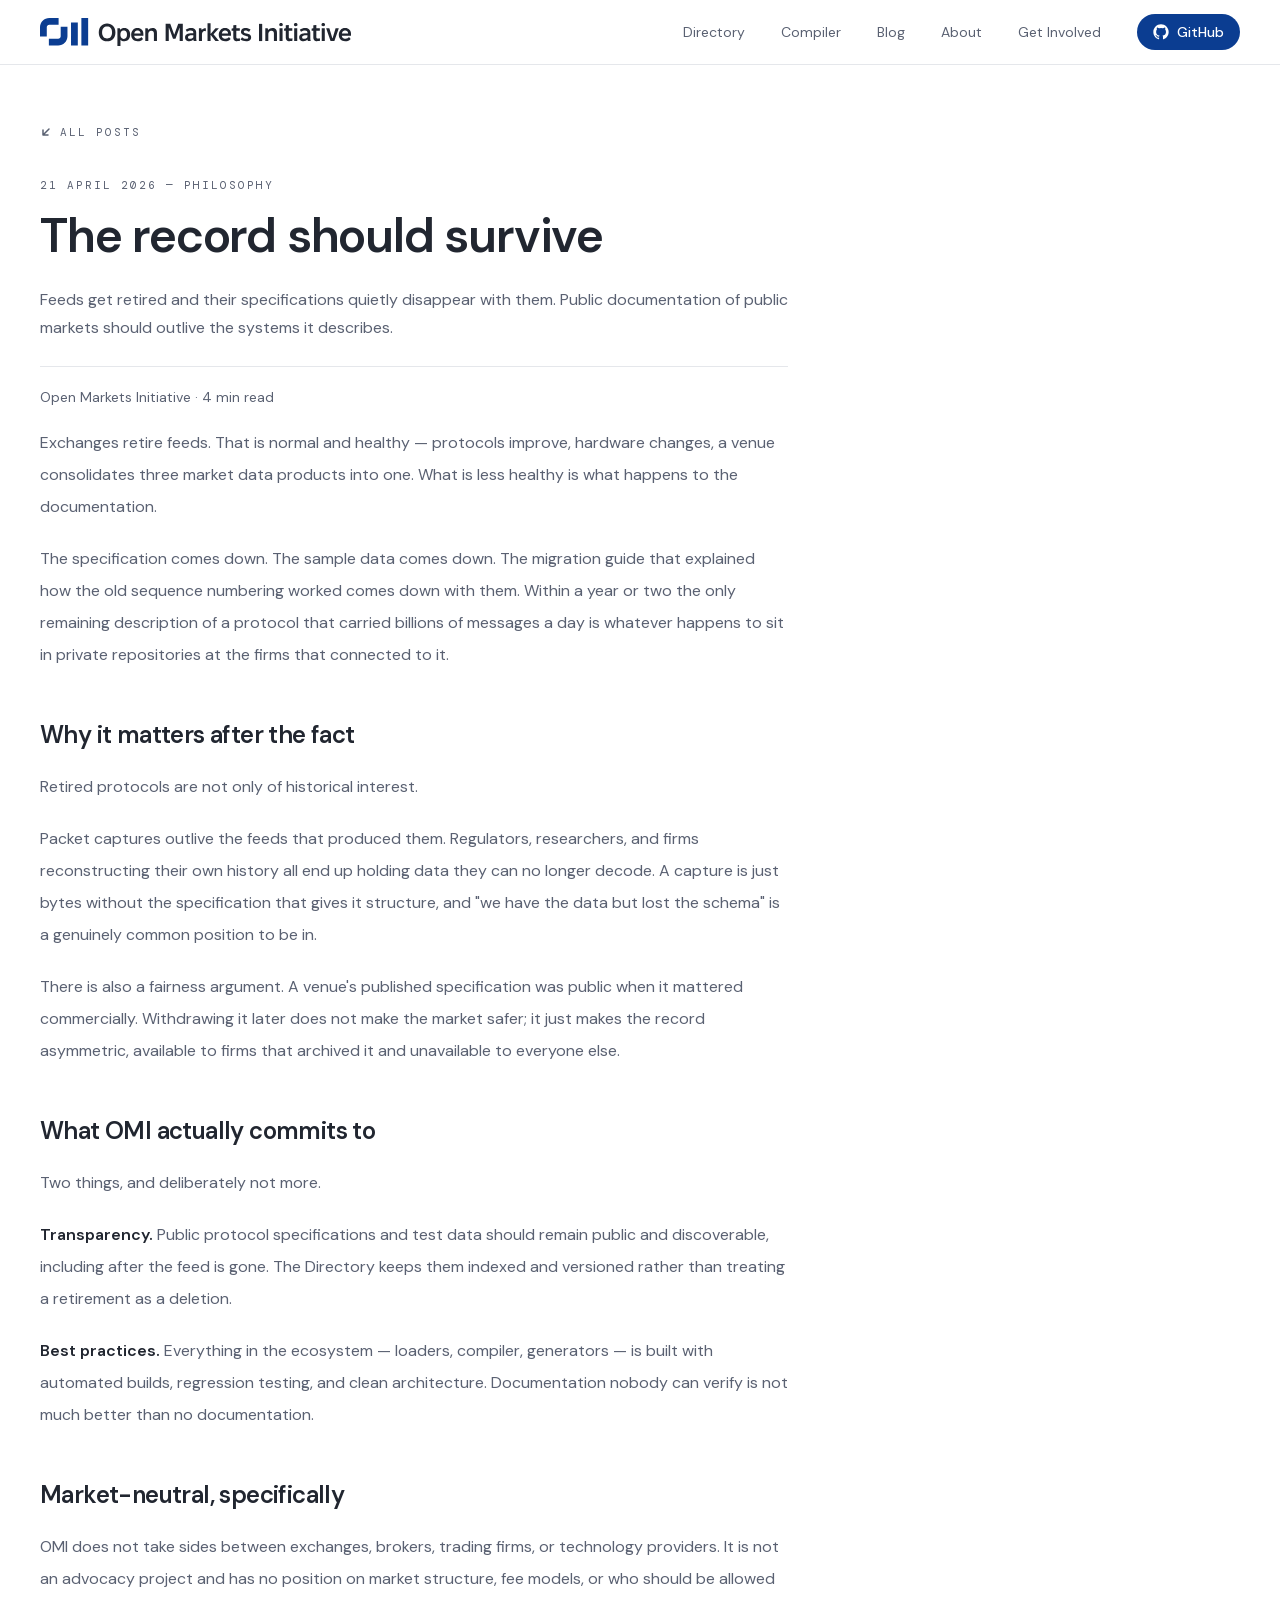
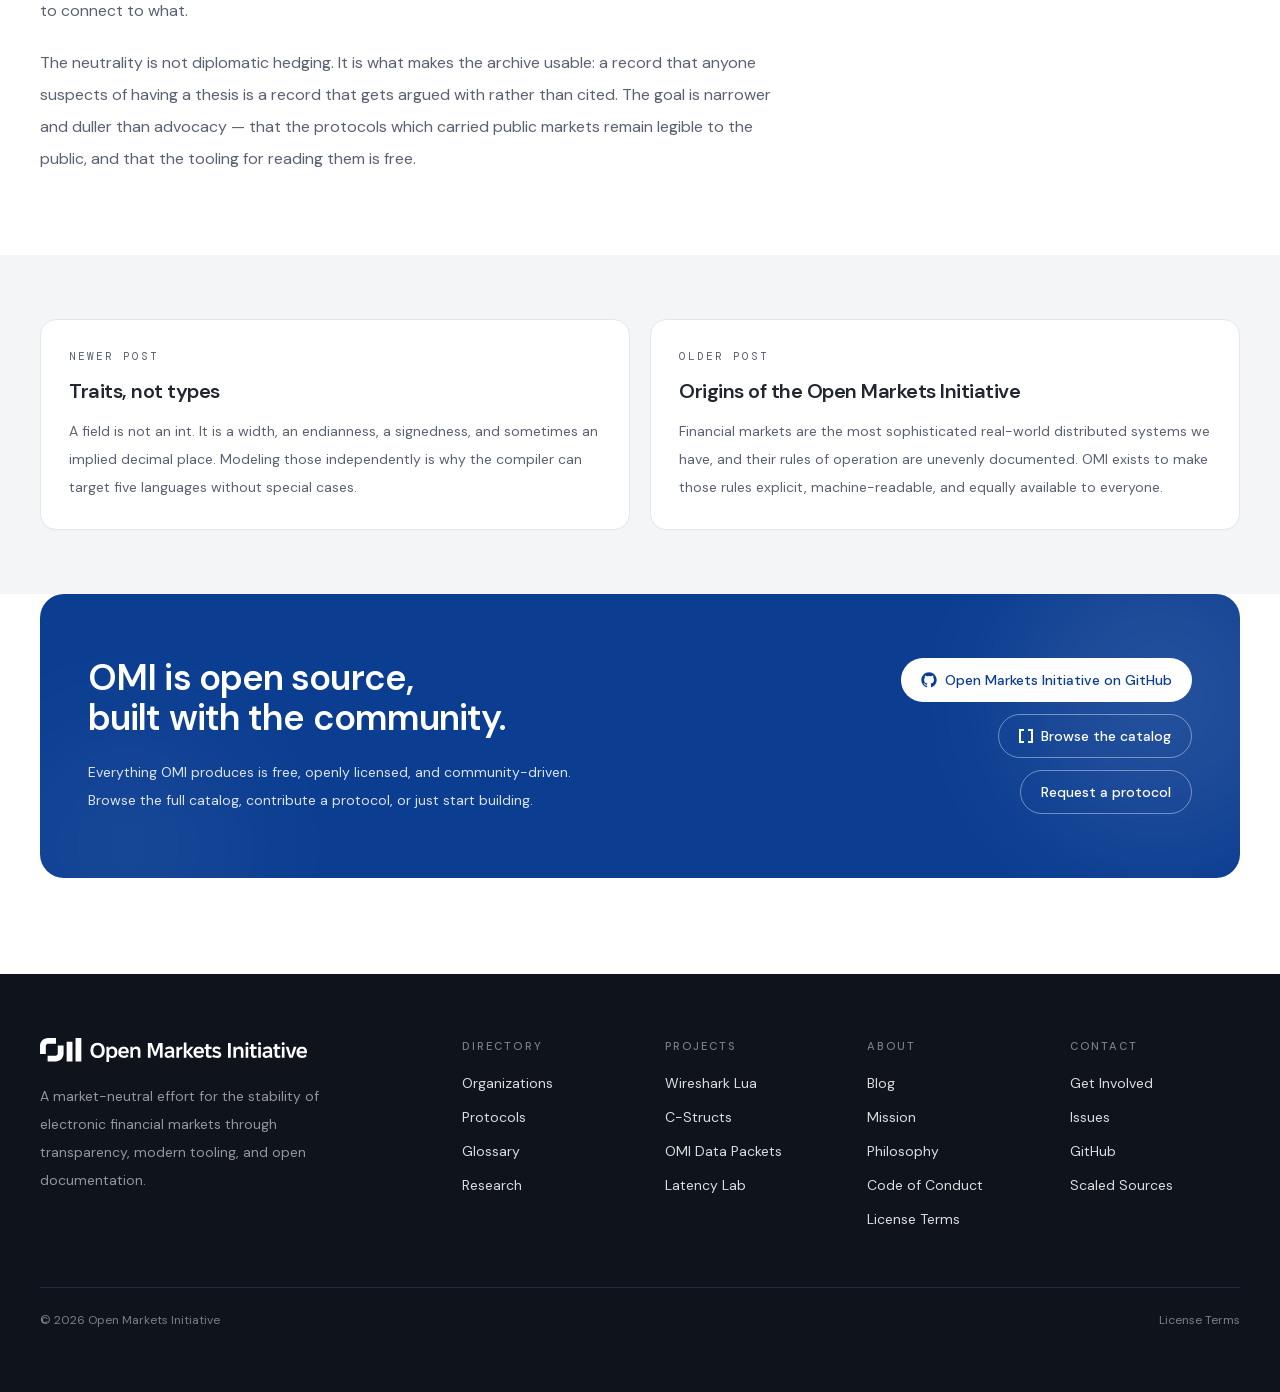
<file: blogs/the-record-should-survive/index.html>
<!DOCTYPE html><html lang="en" class="dm_sans_d89fb377-module__B_rulq__variable dm_mono_ed3df95c-module__D4oVwa__variable antialiased"><head><meta charSet="utf-8"/><meta name="viewport" content="width=device-width, initial-scale=1"/><link rel="preload" href="/_next/static/media/36363bfb06833f56-s.p.38hmww4cj4vme.woff2" as="font" crossorigin="" type="font/woff2"/><link rel="preload" href="/_next/static/media/5c285b27cdda1fe8-s.p.2_mbdogr7ni8i.woff2" as="font" crossorigin="" type="font/woff2"/><link rel="preload" href="/_next/static/media/a73419dd2ba2d841-s.p.2yee423r7ahpo.woff2" as="font" crossorigin="" type="font/woff2"/><link rel="preload" as="image" href="/omi-wide-color-light.svg"/><link rel="stylesheet" href="/_next/static/chunks/2pm63nl_u_ya6.css" data-precedence="next"/><link rel="preload" as="script" fetchPriority="low" href="/_next/static/chunks/3si9o-rgj1z6x.js"/><script src="/_next/static/chunks/15orcrkp-_9ct.js" async=""></script><script src="/_next/static/chunks/2cya-h6pss2j9.js" async=""></script><script src="/_next/static/chunks/0mr0fnckbkr54.js" async=""></script><script src="/_next/static/chunks/turbopack-43yii3-daxx03.js" async=""></script><script src="/_next/static/chunks/05-c3ty_6dwfk.js" async=""></script><script src="/_next/static/chunks/14mrh2-p_w84d.js" async=""></script><script src="/_next/static/chunks/407rq2vw5s0sh.js" async=""></script><meta name="next-size-adjust" content=""/><title>The record should survive — Open Markets Initiative</title><meta name="description" content="Feeds get retired and their specifications quietly disappear with them. Public documentation of public markets should outlive the systems it describes."/><link rel="icon" href="/favicon.ico?favicon.0s_ock0-dxoru.ico" sizes="32x32" type="image/x-icon"/><script src="/_next/static/chunks/0cz1d0mv5g_q7.js" noModule=""></script></head><body><div hidden=""><!--$--><!--/$--></div><header class="sticky top-0 z-40 border-b border-border bg-white/85 backdrop-blur"><div class="mx-auto flex h-16 max-w-7xl items-center justify-between px-6 lg:px-10"><a class="flex items-center gap-2" href="/"><img alt="Open Markets Initiative" width="260" height="24" decoding="async" data-nimg="1" class="h-7 w-auto" style="color:transparent" src="/omi-wide-color-light.svg"/></a><nav class="hidden items-center gap-9 md:flex"><a class="text-sm text-ink-muted transition-colors hover:text-ink" href="/#directory">Directory</a><a class="text-sm text-ink-muted transition-colors hover:text-ink" href="/#compiler">Compiler</a><a class="text-sm text-ink-muted transition-colors hover:text-ink" href="/blogs/">Blog</a><a class="text-sm text-ink-muted transition-colors hover:text-ink" href="/#about">About</a><a class="text-sm text-ink-muted transition-colors hover:text-ink" href="/#contribute">Get Involved</a><a href="https://github.com/Open-Markets-Initiative" target="_blank" rel="noreferrer" class="inline-flex h-9 items-center gap-2 rounded-full bg-brand px-4 text-sm font-medium text-white transition-colors hover:bg-brand-dark"><svg viewBox="0 0 24 24" fill="currentColor" aria-hidden="true" class="h-4 w-4"><path d="M12 .5C5.65.5.5 5.65.5 12c0 5.08 3.29 9.39 7.86 10.92.58.1.79-.25.79-.56v-2c-3.2.7-3.87-1.37-3.87-1.37-.52-1.34-1.28-1.7-1.28-1.7-1.05-.72.08-.7.08-.7 1.16.08 1.77 1.2 1.77 1.2 1.03 1.77 2.7 1.26 3.36.96.1-.75.4-1.26.74-1.55-2.55-.29-5.24-1.28-5.24-5.7 0-1.26.45-2.29 1.19-3.1-.12-.3-.52-1.48.11-3.08 0 0 .97-.31 3.18 1.18a11 11 0 0 1 5.79 0c2.2-1.49 3.17-1.18 3.17-1.18.63 1.6.23 2.78.11 3.08.74.81 1.19 1.84 1.19 3.1 0 4.43-2.69 5.41-5.25 5.7.41.35.78 1.05.78 2.12v3.14c0 .31.21.67.8.56C20.21 21.38 23.5 17.08 23.5 12c0-6.35-5.15-11.5-11.5-11.5Z"></path></svg>GitHub</a></nav></div></header><main><article class="bg-white pb-20 pt-10 lg:pt-14"><div class="mx-auto max-w-7xl px-6 lg:px-10"><a class="inline-flex items-center gap-2 font-mono text-[11px] uppercase tracking-[0.18em] text-ink-muted transition-colors hover:text-ink" href="/blogs/"><svg viewBox="0 0 12 12" fill="none" stroke="currentColor" stroke-width="1.5" stroke-linecap="round" stroke-linejoin="round" aria-hidden="true" class="h-3 w-3 rotate-180"><path d="M3 9 9 3M4 3h5v5"></path></svg>All posts</a><header class="mt-8 max-w-[68ch]"><p class="font-mono text-[11px] uppercase tracking-[0.18em] text-ink-muted">21 April 2026<!-- --> — <!-- -->Philosophy</p><h1 class="mt-4 text-[2.5rem] font-semibold leading-[1.1] tracking-tight text-ink sm:text-5xl">The record should survive</h1><p class="mt-6 text-base leading-7 text-ink-muted">Feeds get retired and their specifications quietly disappear with them. Public documentation of public markets should outlive the systems it describes.</p><p class="mt-6 border-t border-border pt-5 text-sm text-ink-muted">Open Markets Initiative<!-- --> · <!-- -->4<!-- --> min read</p></header><p class="mt-5 max-w-[68ch] text-base leading-8 text-ink-muted">Exchanges retire feeds. That is normal and healthy — protocols improve, hardware
changes, a venue consolidates three market data products into one. What is less
healthy is what happens to the documentation.</p>
<p class="mt-5 max-w-[68ch] text-base leading-8 text-ink-muted">The specification comes down. The sample data comes down. The migration guide
that explained how the old sequence numbering worked comes down with them. Within
a year or two the only remaining description of a protocol that carried billions
of messages a day is whatever happens to sit in private repositories at the firms
that connected to it.</p>
<h2 class="mt-12 max-w-[68ch] text-2xl font-semibold tracking-tight text-ink">Why it matters after the fact</h2>
<p class="mt-5 max-w-[68ch] text-base leading-8 text-ink-muted">Retired protocols are not only of historical interest.</p>
<p class="mt-5 max-w-[68ch] text-base leading-8 text-ink-muted">Packet captures outlive the feeds that produced them. Regulators, researchers,
and firms reconstructing their own history all end up holding data they can no
longer decode. A capture is just bytes without the specification that gives it
structure, and &quot;we have the data but lost the schema&quot; is a genuinely common
position to be in.</p>
<p class="mt-5 max-w-[68ch] text-base leading-8 text-ink-muted">There is also a fairness argument. A venue&#x27;s published specification was public
when it mattered commercially. Withdrawing it later does not make the market
safer; it just makes the record asymmetric, available to firms that archived it
and unavailable to everyone else.</p>
<h2 class="mt-12 max-w-[68ch] text-2xl font-semibold tracking-tight text-ink">What OMI actually commits to</h2>
<p class="mt-5 max-w-[68ch] text-base leading-8 text-ink-muted">Two things, and deliberately not more.</p>
<p class="mt-5 max-w-[68ch] text-base leading-8 text-ink-muted"><strong class="font-semibold text-ink">Transparency.</strong> Public protocol specifications and test data should remain
public and discoverable, including after the feed is gone. The Directory keeps
them indexed and versioned rather than treating a retirement as a deletion.</p>
<p class="mt-5 max-w-[68ch] text-base leading-8 text-ink-muted"><strong class="font-semibold text-ink">Best practices.</strong> Everything in the ecosystem — loaders, compiler, generators —
is built with automated builds, regression testing, and clean architecture.
Documentation nobody can verify is not much better than no documentation.</p>
<h2 class="mt-12 max-w-[68ch] text-2xl font-semibold tracking-tight text-ink">Market-neutral, specifically</h2>
<p class="mt-5 max-w-[68ch] text-base leading-8 text-ink-muted">OMI does not take sides between exchanges, brokers, trading firms, or technology
providers. It is not an advocacy project and has no position on market structure,
fee models, or who should be allowed to connect to what.</p>
<p class="mt-5 max-w-[68ch] text-base leading-8 text-ink-muted">The neutrality is not diplomatic hedging. It is what makes the archive usable: a
record that anyone suspects of having a thesis is a record that gets argued with
rather than cited. The goal is narrower and duller than advocacy — that the
protocols which carried public markets remain legible to the public, and that the
tooling for reading them is free.</p></div></article><section class="bg-surface-muted py-16"><div class="mx-auto max-w-7xl px-6 lg:px-10"><div class="grid gap-5 md:grid-cols-2"><a class="group rounded-2xl border border-border bg-white p-7 shadow-[0_1px_0_rgba(0,0,0,0.02)] transition-colors hover:border-ink/20" href="/blogs/traits-not-types/"><p class="font-mono text-[11px] uppercase tracking-[0.18em] text-ink-muted">Newer post</p><p class="mt-3 text-xl font-semibold tracking-tight text-ink transition-colors group-hover:text-brand">Traits, not types</p><p class="mt-3 text-sm leading-7 text-ink-muted">A field is not an int. It is a width, an endianness, a signedness, and sometimes an implied decimal place. Modeling those independently is why the compiler can target five languages without special cases.</p></a><a class="group rounded-2xl border border-border bg-white p-7 shadow-[0_1px_0_rgba(0,0,0,0.02)] transition-colors hover:border-ink/20" href="/blogs/origins-of-the-open-markets-initiative/"><p class="font-mono text-[11px] uppercase tracking-[0.18em] text-ink-muted">Older post</p><p class="mt-3 text-xl font-semibold tracking-tight text-ink transition-colors group-hover:text-brand">Origins of the Open Markets Initiative</p><p class="mt-3 text-sm leading-7 text-ink-muted">Financial markets are the most sophisticated real-world distributed systems we have, and their rules of operation are unevenly documented. OMI exists to make those rules explicit, machine-readable, and equally available to everyone.</p></a></div></div></section><section class="bg-white pb-24"><div class="mx-auto max-w-7xl px-6 lg:px-10"><div class="relative overflow-hidden rounded-3xl bg-brand px-8 py-14 text-white sm:px-12 sm:py-16"><div aria-hidden="true" class="pointer-events-none absolute -right-16 -top-10 h-72 w-72 rounded-full bg-white/10 blur-3xl"></div><div aria-hidden="true" class="pointer-events-none absolute -bottom-24 -left-10 h-64 w-64 rounded-full bg-white/5 blur-3xl"></div><div class="relative grid items-center gap-10 lg:grid-cols-[1.1fr_1fr]"><div><h2 class="text-3xl font-semibold tracking-tight sm:text-4xl">OMI is open source,<br/>built with the community.</h2><p class="mt-5 max-w-lg text-sm leading-7 text-white/85">Everything OMI produces is free, openly licensed, and community-driven. Browse the full catalog, contribute a protocol, or just start building.</p></div><div class="flex flex-col items-stretch gap-3 lg:items-end"><a href="https://github.com/Open-Markets-Initiative" target="_blank" rel="noreferrer" class="inline-flex h-11 w-full max-w-sm items-center justify-center gap-2 rounded-full bg-white px-5 text-sm font-medium text-brand transition-colors hover:bg-white/90 lg:w-auto"><svg viewBox="0 0 24 24" fill="currentColor" aria-hidden="true" class="h-4 w-4"><path d="M12 .5C5.65.5.5 5.65.5 12c0 5.08 3.29 9.39 7.86 10.92.58.1.79-.25.79-.56v-2c-3.2.7-3.87-1.37-3.87-1.37-.52-1.34-1.28-1.7-1.28-1.7-1.05-.72.08-.7.08-.7 1.16.08 1.77 1.2 1.77 1.2 1.03 1.77 2.7 1.26 3.36.96.1-.75.4-1.26.74-1.55-2.55-.29-5.24-1.28-5.24-5.7 0-1.26.45-2.29 1.19-3.1-.12-.3-.52-1.48.11-3.08 0 0 .97-.31 3.18 1.18a11 11 0 0 1 5.79 0c2.2-1.49 3.17-1.18 3.17-1.18.63 1.6.23 2.78.11 3.08.74.81 1.19 1.84 1.19 3.1 0 4.43-2.69 5.41-5.25 5.7.41.35.78 1.05.78 2.12v3.14c0 .31.21.67.8.56C20.21 21.38 23.5 17.08 23.5 12c0-6.35-5.15-11.5-11.5-11.5Z"></path></svg>Open Markets Initiative on GitHub</a><a class="inline-flex h-11 w-full max-w-sm items-center justify-center gap-2 rounded-full border border-white/40 px-5 text-sm font-medium text-white transition-colors hover:bg-white/10 lg:w-auto" href="/#directory"><svg viewBox="0 0 14 14" fill="currentColor" aria-hidden="true" class="h-3.5 w-3.5"><path d="M5 0v2H2v10h3v2H0V0zM9 0h5v14H9v-2h3V2H9z"></path></svg>Browse the catalog</a><a class="inline-flex h-11 w-full max-w-sm items-center justify-center gap-2 rounded-full border border-white/40 px-5 text-sm font-medium text-white transition-colors hover:bg-white/10 lg:w-auto" href="/#contribute">Request a protocol</a></div></div></div></div></section></main><footer class="bg-surface-dark py-16 text-white"><div class="mx-auto max-w-7xl px-6 lg:px-10"><div class="grid gap-12 lg:grid-cols-[1.3fr_2.7fr]"><div><img alt="Open Markets Initiative" loading="lazy" width="220" height="20" decoding="async" data-nimg="1" class="h-6 w-auto" style="color:transparent" src="/omi-wide-white.svg"/><p class="mt-5 max-w-xs text-sm leading-7 text-white/55">A market-neutral effort for the stability of electronic financial markets through transparency, modern tooling, and open documentation.</p></div><div class="grid grid-cols-2 gap-8 sm:grid-cols-4"><div><p class="text-[0.7rem] font-medium uppercase tracking-[0.18em] text-white/45">Directory</p><ul class="mt-4 space-y-2.5"><li><a href="https://github.com/Open-Markets-Initiative/Directory/tree/main/Organizations" target="_blank" rel="noreferrer" class="text-sm text-white/85 transition-colors hover:text-white">Organizations</a></li><li><a href="https://github.com/Open-Markets-Initiative/Directory/tree/main/Protocols" target="_blank" rel="noreferrer" class="text-sm text-white/85 transition-colors hover:text-white">Protocols</a></li><li><a href="https://github.com/Open-Markets-Initiative/Directory/tree/main/Glossary" target="_blank" rel="noreferrer" class="text-sm text-white/85 transition-colors hover:text-white">Glossary</a></li><li><a href="https://github.com/Open-Markets-Initiative/Directory/tree/main/Research" target="_blank" rel="noreferrer" class="text-sm text-white/85 transition-colors hover:text-white">Research</a></li></ul></div><div><p class="text-[0.7rem] font-medium uppercase tracking-[0.18em] text-white/45">Projects</p><ul class="mt-4 space-y-2.5"><li><a href="https://github.com/Open-Markets-Initiative/omi-wireshark-lua" target="_blank" rel="noreferrer" class="text-sm text-white/85 transition-colors hover:text-white">Wireshark Lua</a></li><li><a href="https://github.com/Open-Markets-Initiative/c-structs" target="_blank" rel="noreferrer" class="text-sm text-white/85 transition-colors hover:text-white">C-Structs</a></li><li><a href="https://github.com/Open-Markets-Initiative/omi-data-packets" target="_blank" rel="noreferrer" class="text-sm text-white/85 transition-colors hover:text-white">OMI Data Packets</a></li><li><a href="https://github.com/Open-Markets-Initiative/latency-lab" target="_blank" rel="noreferrer" class="text-sm text-white/85 transition-colors hover:text-white">Latency Lab</a></li></ul></div><div><p class="text-[0.7rem] font-medium uppercase tracking-[0.18em] text-white/45">About</p><ul class="mt-4 space-y-2.5"><li><a class="text-sm text-white/85 transition-colors hover:text-white" href="/blogs/">Blog</a></li><li><a href="https://github.com/Open-Markets-Initiative/Directory/tree/main/About" target="_blank" rel="noreferrer" class="text-sm text-white/85 transition-colors hover:text-white">Mission</a></li><li><a href="https://github.com/Open-Markets-Initiative/Directory/blob/main/About/ReadMe.md" target="_blank" rel="noreferrer" class="text-sm text-white/85 transition-colors hover:text-white">Philosophy</a></li><li><a href="https://github.com/Open-Markets-Initiative/Directory/blob/main/About/Conduct.md" target="_blank" rel="noreferrer" class="text-sm text-white/85 transition-colors hover:text-white">Code of Conduct</a></li><li><a href="https://github.com/Open-Markets-Initiative/Directory/tree/main/About/License" target="_blank" rel="noreferrer" class="text-sm text-white/85 transition-colors hover:text-white">License Terms</a></li></ul></div><div><p class="text-[0.7rem] font-medium uppercase tracking-[0.18em] text-white/45">Contact</p><ul class="mt-4 space-y-2.5"><li><a href="https://docs.google.com/forms/d/e/1FAIpQLSfwDeAPZYVrH0HzZsr7Yliy6OI7CuiSVox1f_ygNFf1UwZuqQ/viewform" target="_blank" rel="noreferrer" class="text-sm text-white/85 transition-colors hover:text-white">Get Involved</a></li><li><a href="https://github.com/Open-Markets-Initiative/Directory/issues" target="_blank" rel="noreferrer" class="text-sm text-white/85 transition-colors hover:text-white">Issues</a></li><li><a href="https://github.com/Open-Markets-Initiative" target="_blank" rel="noreferrer" class="text-sm text-white/85 transition-colors hover:text-white">GitHub</a></li><li><a href="https://scaledsources.com" target="_blank" rel="noreferrer" class="text-sm text-white/85 transition-colors hover:text-white">Scaled Sources</a></li></ul></div></div></div><div class="mt-14 flex flex-col items-start justify-between gap-3 border-t border-border-dark pt-6 text-xs text-white/45 sm:flex-row sm:items-center"><p>© 2026 Open Markets Initiative</p><a href="https://github.com/Open-Markets-Initiative/Directory/tree/main/About/License" target="_blank" rel="noreferrer" class="hover:text-white">License Terms</a></div></div></footer><!--$--><!--/$--><script src="/_next/static/chunks/3si9o-rgj1z6x.js" id="_R_" async=""></script><script>(self.__next_f=self.__next_f||[]).push([0])</script><script>self.__next_f.push([1,"1:\"$Sreact.fragment\"\n2:I[39756,[\"/_next/static/chunks/05-c3ty_6dwfk.js\",\"/_next/static/chunks/14mrh2-p_w84d.js\"],\"default\"]\n3:I[37457,[\"/_next/static/chunks/05-c3ty_6dwfk.js\",\"/_next/static/chunks/14mrh2-p_w84d.js\"],\"default\"]\n5:I[97367,[\"/_next/static/chunks/05-c3ty_6dwfk.js\",\"/_next/static/chunks/14mrh2-p_w84d.js\"],\"OutletBoundary\"]\n6:\"$Sreact.suspense\"\n9:I[97367,[\"/_next/static/chunks/05-c3ty_6dwfk.js\",\"/_next/static/chunks/14mrh2-p_w84d.js\"],\"ViewportBoundary\"]\nb:I[97367,[\"/_next/static/chunks/05-c3ty_6dwfk.js\",\"/_next/static/chunks/14mrh2-p_w84d.js\"],\"MetadataBoundary\"]\nd:I[68027,[\"/_next/static/chunks/05-c3ty_6dwfk.js\",\"/_next/static/chunks/14mrh2-p_w84d.js\"],\"default\",1]\n:HL[\"/_next/static/chunks/2pm63nl_u_ya6.css\",\"style\"]\n:HL[\"/_next/static/media/36363bfb06833f56-s.p.38hmww4cj4vme.woff2\",\"font\",{\"crossOrigin\":\"\",\"type\":\"font/woff2\"}]\n:HL[\"/_next/static/media/5c285b27cdda1fe8-s.p.2_mbdogr7ni8i.woff2\",\"font\",{\"crossOrigin\":\"\",\"type\":\"font/woff2\"}]\n:HL[\"/_next/static/media/a73419dd2ba2d841-s.p.2yee423r7ahpo.woff2\",\"font\",{\"crossOrigin\":\"\",\"type\":\"font/woff2\"}]\n"])</script><script>self.__next_f.push([1,"0:{\"P\":null,\"c\":[\"\",\"blogs\",\"the-record-should-survive\",\"\"],\"q\":\"\",\"i\":false,\"f\":[[[\"\",{\"children\":[\"blogs\",{\"children\":[[\"slug\",\"the-record-should-survive\",\"d\",null],{\"children\":[\"__PAGE__\",{}]}]}]},\"$undefined\",\"$undefined\",16],[[\"$\",\"$1\",\"c\",{\"children\":[[[\"$\",\"link\",\"0\",{\"rel\":\"stylesheet\",\"href\":\"/_next/static/chunks/2pm63nl_u_ya6.css\",\"precedence\":\"next\",\"crossOrigin\":\"$undefined\",\"nonce\":\"$undefined\"}],[\"$\",\"script\",\"script-0\",{\"src\":\"/_next/static/chunks/05-c3ty_6dwfk.js\",\"async\":true,\"nonce\":\"$undefined\"}],[\"$\",\"script\",\"script-1\",{\"src\":\"/_next/static/chunks/14mrh2-p_w84d.js\",\"async\":true,\"nonce\":\"$undefined\"}]],[\"$\",\"html\",null,{\"lang\":\"en\",\"className\":\"dm_sans_d89fb377-module__B_rulq__variable dm_mono_ed3df95c-module__D4oVwa__variable antialiased\",\"children\":[\"$\",\"body\",null,{\"children\":[\"$\",\"$L2\",null,{\"parallelRouterKey\":\"children\",\"error\":\"$undefined\",\"errorStyles\":\"$undefined\",\"errorScripts\":\"$undefined\",\"template\":[\"$\",\"$L3\",null,{}],\"templateStyles\":\"$undefined\",\"templateScripts\":\"$undefined\",\"notFound\":[[[\"$\",\"title\",null,{\"children\":\"404: This page could not be found.\"}],[\"$\",\"div\",null,{\"style\":{\"fontFamily\":\"system-ui,\\\"Segoe UI\\\",Roboto,Helvetica,Arial,sans-serif,\\\"Apple Color Emoji\\\",\\\"Segoe UI Emoji\\\"\",\"height\":\"100vh\",\"textAlign\":\"center\",\"display\":\"flex\",\"flexDirection\":\"column\",\"alignItems\":\"center\",\"justifyContent\":\"center\"},\"children\":[\"$\",\"div\",null,{\"children\":[[\"$\",\"style\",null,{\"dangerouslySetInnerHTML\":{\"__html\":\"body{color:#000;background:#fff;margin:0}.next-error-h1{border-right:1px solid rgba(0,0,0,.3)}@media (prefers-color-scheme:dark){body{color:#fff;background:#000}.next-error-h1{border-right:1px solid rgba(255,255,255,.3)}}\"}}],[\"$\",\"h1\",null,{\"className\":\"next-error-h1\",\"style\":{\"display\":\"inline-block\",\"margin\":\"0 20px 0 0\",\"padding\":\"0 23px 0 0\",\"fontSize\":24,\"fontWeight\":500,\"verticalAlign\":\"top\",\"lineHeight\":\"49px\"},\"children\":404}],[\"$\",\"div\",null,{\"style\":{\"display\":\"inline-block\"},\"children\":[\"$\",\"h2\",null,{\"style\":{\"fontSize\":14,\"fontWeight\":400,\"lineHeight\":\"49px\",\"margin\":0},\"children\":\"This page could not be found.\"}]}]]}]}]],[]],\"forbidden\":\"$undefined\",\"unauthorized\":\"$undefined\"}]}]}]]}],{\"children\":[[\"$\",\"$1\",\"c\",{\"children\":[null,[\"$\",\"$L2\",null,{\"parallelRouterKey\":\"children\",\"error\":\"$undefined\",\"errorStyles\":\"$undefined\",\"errorScripts\":\"$undefined\",\"template\":[\"$\",\"$L3\",null,{}],\"templateStyles\":\"$undefined\",\"templateScripts\":\"$undefined\",\"notFound\":\"$undefined\",\"forbidden\":\"$undefined\",\"unauthorized\":\"$undefined\"}]]}],{\"children\":[[\"$\",\"$1\",\"c\",{\"children\":[null,[\"$\",\"$L2\",null,{\"parallelRouterKey\":\"children\",\"error\":\"$undefined\",\"errorStyles\":\"$undefined\",\"errorScripts\":\"$undefined\",\"template\":[\"$\",\"$L3\",null,{}],\"templateStyles\":\"$undefined\",\"templateScripts\":\"$undefined\",\"notFound\":\"$undefined\",\"forbidden\":\"$undefined\",\"unauthorized\":\"$undefined\"}]]}],{\"children\":[[\"$\",\"$1\",\"c\",{\"children\":[\"$L4\",[[\"$\",\"script\",\"script-0\",{\"src\":\"/_next/static/chunks/407rq2vw5s0sh.js\",\"async\":true,\"nonce\":\"$undefined\"}]],[\"$\",\"$L5\",null,{\"children\":[\"$\",\"$6\",null,{\"name\":\"Next.MetadataOutlet\",\"children\":\"$@7\"}]}]]}],{},null,false,null]},null,false,\"$@8\"]},null,false,\"$@8\"]},null,false,null],[\"$\",\"$1\",\"h\",{\"children\":[null,[\"$\",\"$L9\",null,{\"children\":\"$La\"}],[\"$\",\"div\",null,{\"hidden\":true,\"children\":[\"$\",\"$Lb\",null,{\"children\":[\"$\",\"$6\",null,{\"name\":\"Next.Metadata\",\"children\":\"$Lc\"}]}]}],[\"$\",\"meta\",null,{\"name\":\"next-size-adjust\",\"content\":\"\"}]]}],false]],\"m\":\"$undefined\",\"G\":[\"$d\",[[\"$\",\"link\",\"0\",{\"rel\":\"stylesheet\",\"href\":\"/_next/static/chunks/2pm63nl_u_ya6.css\",\"precedence\":\"next\",\"crossOrigin\":\"$undefined\",\"nonce\":\"$undefined\"}]]],\"S\":true,\"h\":null,\"s\":\"$undefined\",\"l\":\"$undefined\",\"p\":\"$undefined\",\"d\":\"$undefined\",\"b\":\"omi-landing-page\"}\n"])</script><script>self.__next_f.push([1,"e:[]\n8:\"$We\"\n"])</script><script>self.__next_f.push([1,"f:I[22016,[\"/_next/static/chunks/05-c3ty_6dwfk.js\",\"/_next/static/chunks/14mrh2-p_w84d.js\",\"/_next/static/chunks/407rq2vw5s0sh.js\"],\"\"]\n10:I[5500,[\"/_next/static/chunks/05-c3ty_6dwfk.js\",\"/_next/static/chunks/14mrh2-p_w84d.js\",\"/_next/static/chunks/407rq2vw5s0sh.js\"],\"Image\"]\n"])</script><script>self.__next_f.push([1,"4:[[\"$\",\"header\",null,{\"className\":\"sticky top-0 z-40 border-b border-border bg-white/85 backdrop-blur\",\"children\":[\"$\",\"div\",null,{\"className\":\"mx-auto flex h-16 max-w-7xl items-center justify-between px-6 lg:px-10\",\"children\":[[\"$\",\"$Lf\",null,{\"href\":\"/\",\"className\":\"flex items-center gap-2\",\"children\":[\"$\",\"$L10\",null,{\"src\":\"/omi-wide-color-light.svg\",\"alt\":\"Open Markets Initiative\",\"width\":260,\"height\":24,\"priority\":true,\"className\":\"h-7 w-auto\"}]}],[\"$\",\"nav\",null,{\"className\":\"hidden items-center gap-9 md:flex\",\"children\":[[[\"$\",\"$Lf\",\"/#directory\",{\"href\":\"/#directory\",\"className\":\"text-sm text-ink-muted transition-colors hover:text-ink\",\"children\":\"Directory\"}],[\"$\",\"$Lf\",\"/#compiler\",{\"href\":\"/#compiler\",\"className\":\"text-sm text-ink-muted transition-colors hover:text-ink\",\"children\":\"Compiler\"}],[\"$\",\"$Lf\",\"/blogs\",{\"href\":\"/blogs\",\"className\":\"text-sm text-ink-muted transition-colors hover:text-ink\",\"children\":\"Blog\"}],[\"$\",\"$Lf\",\"/#about\",{\"href\":\"/#about\",\"className\":\"text-sm text-ink-muted transition-colors hover:text-ink\",\"children\":\"About\"}],[\"$\",\"$Lf\",\"/#contribute\",{\"href\":\"/#contribute\",\"className\":\"text-sm text-ink-muted transition-colors hover:text-ink\",\"children\":\"Get Involved\"}]],[\"$\",\"a\",null,{\"href\":\"https://github.com/Open-Markets-Initiative\",\"target\":\"_blank\",\"rel\":\"noreferrer\",\"className\":\"inline-flex h-9 items-center gap-2 rounded-full bg-brand px-4 text-sm font-medium text-white transition-colors hover:bg-brand-dark\",\"children\":[[\"$\",\"svg\",null,{\"viewBox\":\"0 0 24 24\",\"fill\":\"currentColor\",\"aria-hidden\":\"true\",\"className\":\"h-4 w-4\",\"children\":[\"$\",\"path\",null,{\"d\":\"M12 .5C5.65.5.5 5.65.5 12c0 5.08 3.29 9.39 7.86 10.92.58.1.79-.25.79-.56v-2c-3.2.7-3.87-1.37-3.87-1.37-.52-1.34-1.28-1.7-1.28-1.7-1.05-.72.08-.7.08-.7 1.16.08 1.77 1.2 1.77 1.2 1.03 1.77 2.7 1.26 3.36.96.1-.75.4-1.26.74-1.55-2.55-.29-5.24-1.28-5.24-5.7 0-1.26.45-2.29 1.19-3.1-.12-.3-.52-1.48.11-3.08 0 0 .97-.31 3.18 1.18a11 11 0 0 1 5.79 0c2.2-1.49 3.17-1.18 3.17-1.18.63 1.6.23 2.78.11 3.08.74.81 1.19 1.84 1.19 3.1 0 4.43-2.69 5.41-5.25 5.7.41.35.78 1.05.78 2.12v3.14c0 .31.21.67.8.56C20.21 21.38 23.5 17.08 23.5 12c0-6.35-5.15-11.5-11.5-11.5Z\"}]}],\"GitHub\"]}]]}]]}]}],[\"$\",\"main\",null,{\"children\":[[\"$\",\"article\",null,{\"className\":\"bg-white pb-20 pt-10 lg:pt-14\",\"children\":[\"$\",\"div\",null,{\"className\":\"mx-auto max-w-7xl px-6 lg:px-10\",\"children\":[[\"$\",\"$Lf\",null,{\"href\":\"/blogs\",\"className\":\"inline-flex items-center gap-2 font-mono text-[11px] uppercase tracking-[0.18em] text-ink-muted transition-colors hover:text-ink\",\"children\":[[\"$\",\"svg\",null,{\"viewBox\":\"0 0 12 12\",\"fill\":\"none\",\"stroke\":\"currentColor\",\"strokeWidth\":\"1.5\",\"strokeLinecap\":\"round\",\"strokeLinejoin\":\"round\",\"aria-hidden\":\"true\",\"className\":\"h-3 w-3 rotate-180\",\"children\":[\"$\",\"path\",null,{\"d\":\"M3 9 9 3M4 3h5v5\"}]}],\"All posts\"]}],[\"$\",\"header\",null,{\"className\":\"mt-8 max-w-[68ch]\",\"children\":[[\"$\",\"p\",null,{\"className\":\"font-mono text-[11px] uppercase tracking-[0.18em] text-ink-muted\",\"children\":[\"21 April 2026\",\" — \",\"Philosophy\"]}],[\"$\",\"h1\",null,{\"className\":\"mt-4 text-[2.5rem] font-semibold leading-[1.1] tracking-tight text-ink sm:text-5xl\",\"children\":\"The record should survive\"}],[\"$\",\"p\",null,{\"className\":\"mt-6 text-base leading-7 text-ink-muted\",\"children\":\"Feeds get retired and their specifications quietly disappear with them. Public documentation of public markets should outlive the systems it describes.\"}],[\"$\",\"p\",null,{\"className\":\"mt-6 border-t border-border pt-5 text-sm text-ink-muted\",\"children\":[\"Open Markets Initiative\",\" · \",4,\" min read\"]}]]}],[[\"$\",\"p\",null,{\"className\":\"mt-5 max-w-[68ch] text-base leading-8 text-ink-muted\",\"children\":\"Exchanges retire feeds. That is normal and healthy — protocols improve, hardware\\nchanges, a venue consolidates three market data products into one. What is less\\nhealthy is what happens to the documentation.\"}],\"\\n\",[\"$\",\"p\",null,{\"className\":\"mt-5 max-w-[68ch] text-base leading-8 text-ink-muted\",\"children\":\"The specification comes down. The sample data comes down. The migration guide\\nthat explained how the old sequence numbering worked comes down with them. Within\\na year or two the only remaining description of a protocol that carried billions\\nof messages a day is whatever happens to sit in private repositories at the firms\\nthat connected to it.\"}],\"\\n\",\"$L11\",\"\\n\",\"$L12\",\"\\n\",\"$L13\",\"\\n\",\"$L14\",\"\\n\",\"$L15\",\"\\n\",\"$L16\",\"\\n\",\"$L17\",\"\\n\",\"$L18\",\"\\n\",\"$L19\",\"\\n\",\"$L1a\",\"\\n\",\"$L1b\"]]}]}],\"$L1c\",\"$L1d\"]}],\"$L1e\"]\n"])</script><script>self.__next_f.push([1,"11:[\"$\",\"h2\",null,{\"className\":\"mt-12 max-w-[68ch] text-2xl font-semibold tracking-tight text-ink\",\"children\":\"Why it matters after the fact\"}]\n12:[\"$\",\"p\",null,{\"className\":\"mt-5 max-w-[68ch] text-base leading-8 text-ink-muted\",\"children\":\"Retired protocols are not only of historical interest.\"}]\n13:[\"$\",\"p\",null,{\"className\":\"mt-5 max-w-[68ch] text-base leading-8 text-ink-muted\",\"children\":\"Packet captures outlive the feeds that produced them. Regulators, researchers,\\nand firms reconstructing their own history all end up holding data they can no\\nlonger decode. A capture is just bytes without the specification that gives it\\nstructure, and \\\"we have the data but lost the schema\\\" is a genuinely common\\nposition to be in.\"}]\n14:[\"$\",\"p\",null,{\"className\":\"mt-5 max-w-[68ch] text-base leading-8 text-ink-muted\",\"children\":\"There is also a fairness argument. A venue's published specification was public\\nwhen it mattered commercially. Withdrawing it later does not make the market\\nsafer; it just makes the record asymmetric, available to firms that archived it\\nand unavailable to everyone else.\"}]\n15:[\"$\",\"h2\",null,{\"className\":\"mt-12 max-w-[68ch] text-2xl font-semibold tracking-tight text-ink\",\"children\":\"What OMI actually commits to\"}]\n16:[\"$\",\"p\",null,{\"className\":\"mt-5 max-w-[68ch] text-base leading-8 text-ink-muted\",\"children\":\"Two things, and deliberately not more.\"}]\n17:[\"$\",\"p\",null,{\"className\":\"mt-5 max-w-[68ch] text-base leading-8 text-ink-muted\",\"children\":[[\"$\",\"strong\",null,{\"className\":\"font-semibold text-ink\",\"children\":\"Transparency.\"}],\" Public protocol specifications and test data should remain\\npublic and discoverable, including after the feed is gone. The Directory keeps\\nthem indexed and versioned rather than treating a retirement as a deletion.\"]}]\n18:[\"$\",\"p\",null,{\"className\":\"mt-5 max-w-[68ch] text-base leading-8 text-ink-muted\",\"children\":[[\"$\",\"strong\",null,{\"className\":\"font-semibold text-ink\",\"children\":\"Best practices.\"}],\" Everything in the ecosystem — loaders, compiler, generators —\\nis built with automated builds, regression testing, and clean architecture.\\nDocumentation nobody can verify is not much better than no documentation.\"]}]\n19:[\"$\",\"h2\",null,{\"className\":\"mt-12 max-w-[68ch] text-2xl font-semibold tracking-tight text-ink\",\"children\":\"Market-neutral, specifically\"}]\n1a:[\"$\",\"p\",null,{\"className\":\"mt-5 max-w-[68ch] text-base leading-8 text-ink-muted\",\"children\":\"OMI does not take sides between exchanges, brokers, trading firms, or technology\\nproviders. It is not an advocacy project and has no position on market structure,\\nfee models, or who should be allowed to connect to what.\"}]\n1b:[\"$\",\"p\",null,{\"className\":\"mt-5 max-w-[68ch] text-base leading-8 text-ink-muted\",\"children\":\"The neutrality is not diplomatic hedging. It is what makes the archive usable: a\\nrecord that anyone suspects of having a thesis is a record that gets argued with\\nrather than cited. The goal is narrower and duller than advocacy — that the\\nprotocols which carried public markets remain legible to the public, and that the\\ntooling for reading them is free.\"}]\n"])</script><script>self.__next_f.push([1,"1c:[\"$\",\"section\",null,{\"className\":\"bg-surface-muted py-16\",\"children\":[\"$\",\"div\",null,{\"className\":\"mx-auto max-w-7xl px-6 lg:px-10\",\"children\":[\"$\",\"div\",null,{\"className\":\"grid gap-5 md:grid-cols-2\",\"children\":[[\"$\",\"$Lf\",null,{\"href\":\"/blogs/traits-not-types\",\"className\":\"group rounded-2xl border border-border bg-white p-7 shadow-[0_1px_0_rgba(0,0,0,0.02)] transition-colors hover:border-ink/20\",\"children\":[[\"$\",\"p\",null,{\"className\":\"font-mono text-[11px] uppercase tracking-[0.18em] text-ink-muted\",\"children\":\"Newer post\"}],[\"$\",\"p\",null,{\"className\":\"mt-3 text-xl font-semibold tracking-tight text-ink transition-colors group-hover:text-brand\",\"children\":\"Traits, not types\"}],[\"$\",\"p\",null,{\"className\":\"mt-3 text-sm leading-7 text-ink-muted\",\"children\":\"A field is not an int. It is a width, an endianness, a signedness, and sometimes an implied decimal place. Modeling those independently is why the compiler can target five languages without special cases.\"}]]}],[\"$\",\"$Lf\",null,{\"href\":\"/blogs/origins-of-the-open-markets-initiative\",\"className\":\"group rounded-2xl border border-border bg-white p-7 shadow-[0_1px_0_rgba(0,0,0,0.02)] transition-colors hover:border-ink/20\",\"children\":[[\"$\",\"p\",null,{\"className\":\"font-mono text-[11px] uppercase tracking-[0.18em] text-ink-muted\",\"children\":\"Older post\"}],[\"$\",\"p\",null,{\"className\":\"mt-3 text-xl font-semibold tracking-tight text-ink transition-colors group-hover:text-brand\",\"children\":\"Origins of the Open Markets Initiative\"}],[\"$\",\"p\",null,{\"className\":\"mt-3 text-sm leading-7 text-ink-muted\",\"children\":\"Financial markets are the most sophisticated real-world distributed systems we have, and their rules of operation are unevenly documented. OMI exists to make those rules explicit, machine-readable, and equally available to everyone.\"}]]}]]}]}]}]\n"])</script><script>self.__next_f.push([1,"1d:[\"$\",\"section\",null,{\"className\":\"bg-white pb-24\",\"children\":[\"$\",\"div\",null,{\"className\":\"mx-auto max-w-7xl px-6 lg:px-10\",\"children\":[\"$\",\"div\",null,{\"className\":\"relative overflow-hidden rounded-3xl bg-brand px-8 py-14 text-white sm:px-12 sm:py-16\",\"children\":[[\"$\",\"div\",null,{\"aria-hidden\":\"true\",\"className\":\"pointer-events-none absolute -right-16 -top-10 h-72 w-72 rounded-full bg-white/10 blur-3xl\"}],[\"$\",\"div\",null,{\"aria-hidden\":\"true\",\"className\":\"pointer-events-none absolute -bottom-24 -left-10 h-64 w-64 rounded-full bg-white/5 blur-3xl\"}],[\"$\",\"div\",null,{\"className\":\"relative grid items-center gap-10 lg:grid-cols-[1.1fr_1fr]\",\"children\":[[\"$\",\"div\",null,{\"children\":[[\"$\",\"h2\",null,{\"className\":\"text-3xl font-semibold tracking-tight sm:text-4xl\",\"children\":[\"OMI is open source,\",[\"$\",\"br\",null,{}],\"built with the community.\"]}],[\"$\",\"p\",null,{\"className\":\"mt-5 max-w-lg text-sm leading-7 text-white/85\",\"children\":\"Everything OMI produces is free, openly licensed, and community-driven. Browse the full catalog, contribute a protocol, or just start building.\"}]]}],[\"$\",\"div\",null,{\"className\":\"flex flex-col items-stretch gap-3 lg:items-end\",\"children\":[[\"$\",\"a\",null,{\"href\":\"https://github.com/Open-Markets-Initiative\",\"target\":\"_blank\",\"rel\":\"noreferrer\",\"className\":\"inline-flex h-11 w-full max-w-sm items-center justify-center gap-2 rounded-full bg-white px-5 text-sm font-medium text-brand transition-colors hover:bg-white/90 lg:w-auto\",\"children\":[[\"$\",\"svg\",null,{\"viewBox\":\"0 0 24 24\",\"fill\":\"currentColor\",\"aria-hidden\":\"true\",\"className\":\"h-4 w-4\",\"children\":[\"$\",\"path\",null,{\"d\":\"M12 .5C5.65.5.5 5.65.5 12c0 5.08 3.29 9.39 7.86 10.92.58.1.79-.25.79-.56v-2c-3.2.7-3.87-1.37-3.87-1.37-.52-1.34-1.28-1.7-1.28-1.7-1.05-.72.08-.7.08-.7 1.16.08 1.77 1.2 1.77 1.2 1.03 1.77 2.7 1.26 3.36.96.1-.75.4-1.26.74-1.55-2.55-.29-5.24-1.28-5.24-5.7 0-1.26.45-2.29 1.19-3.1-.12-.3-.52-1.48.11-3.08 0 0 .97-.31 3.18 1.18a11 11 0 0 1 5.79 0c2.2-1.49 3.17-1.18 3.17-1.18.63 1.6.23 2.78.11 3.08.74.81 1.19 1.84 1.19 3.1 0 4.43-2.69 5.41-5.25 5.7.41.35.78 1.05.78 2.12v3.14c0 .31.21.67.8.56C20.21 21.38 23.5 17.08 23.5 12c0-6.35-5.15-11.5-11.5-11.5Z\"}]}],\"Open Markets Initiative on GitHub\"]}],[\"$\",\"$Lf\",null,{\"href\":\"/#directory\",\"className\":\"inline-flex h-11 w-full max-w-sm items-center justify-center gap-2 rounded-full border border-white/40 px-5 text-sm font-medium text-white transition-colors hover:bg-white/10 lg:w-auto\",\"children\":[[\"$\",\"svg\",null,{\"viewBox\":\"0 0 14 14\",\"fill\":\"currentColor\",\"aria-hidden\":\"true\",\"className\":\"h-3.5 w-3.5\",\"children\":[\"$\",\"path\",null,{\"d\":\"M5 0v2H2v10h3v2H0V0zM9 0h5v14H9v-2h3V2H9z\"}]}],\"Browse the catalog\"]}],[\"$\",\"$Lf\",null,{\"href\":\"/#contribute\",\"className\":\"inline-flex h-11 w-full max-w-sm items-center justify-center gap-2 rounded-full border border-white/40 px-5 text-sm font-medium text-white transition-colors hover:bg-white/10 lg:w-auto\",\"children\":\"Request a protocol\"}]]}]]}]]}]}]}]\n"])</script><script>self.__next_f.push([1,"1e:[\"$\",\"footer\",null,{\"className\":\"bg-surface-dark py-16 text-white\",\"children\":[\"$\",\"div\",null,{\"className\":\"mx-auto max-w-7xl px-6 lg:px-10\",\"children\":[[\"$\",\"div\",null,{\"className\":\"grid gap-12 lg:grid-cols-[1.3fr_2.7fr]\",\"children\":[[\"$\",\"div\",null,{\"children\":[[\"$\",\"$L10\",null,{\"src\":\"/omi-wide-white.svg\",\"alt\":\"Open Markets Initiative\",\"width\":220,\"height\":20,\"className\":\"h-6 w-auto\"}],[\"$\",\"p\",null,{\"className\":\"mt-5 max-w-xs text-sm leading-7 text-white/55\",\"children\":\"A market-neutral effort for the stability of electronic financial markets through transparency, modern tooling, and open documentation.\"}]]}],[\"$\",\"div\",null,{\"className\":\"grid grid-cols-2 gap-8 sm:grid-cols-4\",\"children\":[[\"$\",\"div\",\"Directory\",{\"children\":[[\"$\",\"p\",null,{\"className\":\"text-[0.7rem] font-medium uppercase tracking-[0.18em] text-white/45\",\"children\":\"Directory\"}],[\"$\",\"ul\",null,{\"className\":\"mt-4 space-y-2.5\",\"children\":[[\"$\",\"li\",\"Organizations\",{\"children\":[\"$\",\"a\",null,{\"href\":\"https://github.com/Open-Markets-Initiative/Directory/tree/main/Organizations\",\"target\":\"_blank\",\"rel\":\"noreferrer\",\"className\":\"text-sm text-white/85 transition-colors hover:text-white\",\"children\":\"Organizations\"}]}],[\"$\",\"li\",\"Protocols\",{\"children\":[\"$\",\"a\",null,{\"href\":\"https://github.com/Open-Markets-Initiative/Directory/tree/main/Protocols\",\"target\":\"_blank\",\"rel\":\"noreferrer\",\"className\":\"text-sm text-white/85 transition-colors hover:text-white\",\"children\":\"Protocols\"}]}],[\"$\",\"li\",\"Glossary\",{\"children\":[\"$\",\"a\",null,{\"href\":\"https://github.com/Open-Markets-Initiative/Directory/tree/main/Glossary\",\"target\":\"_blank\",\"rel\":\"noreferrer\",\"className\":\"text-sm text-white/85 transition-colors hover:text-white\",\"children\":\"Glossary\"}]}],[\"$\",\"li\",\"Research\",{\"children\":[\"$\",\"a\",null,{\"href\":\"https://github.com/Open-Markets-Initiative/Directory/tree/main/Research\",\"target\":\"_blank\",\"rel\":\"noreferrer\",\"className\":\"text-sm text-white/85 transition-colors hover:text-white\",\"children\":\"Research\"}]}]]}]]}],[\"$\",\"div\",\"Projects\",{\"children\":[[\"$\",\"p\",null,{\"className\":\"text-[0.7rem] font-medium uppercase tracking-[0.18em] text-white/45\",\"children\":\"Projects\"}],[\"$\",\"ul\",null,{\"className\":\"mt-4 space-y-2.5\",\"children\":[[\"$\",\"li\",\"Wireshark Lua\",{\"children\":[\"$\",\"a\",null,{\"href\":\"https://github.com/Open-Markets-Initiative/omi-wireshark-lua\",\"target\":\"_blank\",\"rel\":\"noreferrer\",\"className\":\"text-sm text-white/85 transition-colors hover:text-white\",\"children\":\"Wireshark Lua\"}]}],[\"$\",\"li\",\"C-Structs\",{\"children\":[\"$\",\"a\",null,{\"href\":\"https://github.com/Open-Markets-Initiative/c-structs\",\"target\":\"_blank\",\"rel\":\"noreferrer\",\"className\":\"text-sm text-white/85 transition-colors hover:text-white\",\"children\":\"C-Structs\"}]}],[\"$\",\"li\",\"OMI Data Packets\",{\"children\":[\"$\",\"a\",null,{\"href\":\"https://github.com/Open-Markets-Initiative/omi-data-packets\",\"target\":\"_blank\",\"rel\":\"noreferrer\",\"className\":\"text-sm text-white/85 transition-colors hover:text-white\",\"children\":\"OMI Data Packets\"}]}],[\"$\",\"li\",\"Latency Lab\",{\"children\":[\"$\",\"a\",null,{\"href\":\"https://github.com/Open-Markets-Initiative/latency-lab\",\"target\":\"_blank\",\"rel\":\"noreferrer\",\"className\":\"text-sm text-white/85 transition-colors hover:text-white\",\"children\":\"Latency Lab\"}]}]]}]]}],[\"$\",\"div\",\"About\",{\"children\":[[\"$\",\"p\",null,{\"className\":\"text-[0.7rem] font-medium uppercase tracking-[0.18em] text-white/45\",\"children\":\"About\"}],[\"$\",\"ul\",null,{\"className\":\"mt-4 space-y-2.5\",\"children\":[[\"$\",\"li\",\"Blog\",{\"children\":[\"$\",\"$Lf\",null,{\"href\":\"/blogs\",\"className\":\"text-sm text-white/85 transition-colors hover:text-white\",\"children\":\"Blog\"}]}],[\"$\",\"li\",\"Mission\",{\"children\":[\"$\",\"a\",null,{\"href\":\"https://github.com/Open-Markets-Initiative/Directory/tree/main/About\",\"target\":\"_blank\",\"rel\":\"noreferrer\",\"className\":\"text-sm text-white/85 transition-colors hover:text-white\",\"children\":\"Mission\"}]}],[\"$\",\"li\",\"Philosophy\",{\"children\":[\"$\",\"a\",null,{\"href\":\"https://github.com/Open-Markets-Initiative/Directory/blob/main/About/ReadMe.md\",\"target\":\"_blank\",\"rel\":\"noreferrer\",\"className\":\"text-sm text-white/85 transition-colors hover:text-white\",\"children\":\"Philosophy\"}]}],\"$L1f\",\"$L20\"]}]]}],\"$L21\"]}]]}],\"$L22\"]}]}]\n"])</script><script>self.__next_f.push([1,"1f:[\"$\",\"li\",\"Code of Conduct\",{\"children\":[\"$\",\"a\",null,{\"href\":\"https://github.com/Open-Markets-Initiative/Directory/blob/main/About/Conduct.md\",\"target\":\"_blank\",\"rel\":\"noreferrer\",\"className\":\"text-sm text-white/85 transition-colors hover:text-white\",\"children\":\"Code of Conduct\"}]}]\n20:[\"$\",\"li\",\"License Terms\",{\"children\":[\"$\",\"a\",null,{\"href\":\"https://github.com/Open-Markets-Initiative/Directory/tree/main/About/License\",\"target\":\"_blank\",\"rel\":\"noreferrer\",\"className\":\"text-sm text-white/85 transition-colors hover:text-white\",\"children\":\"License Terms\"}]}]\n21:[\"$\",\"div\",\"Contact\",{\"children\":[[\"$\",\"p\",null,{\"className\":\"text-[0.7rem] font-medium uppercase tracking-[0.18em] text-white/45\",\"children\":\"Contact\"}],[\"$\",\"ul\",null,{\"className\":\"mt-4 space-y-2.5\",\"children\":[[\"$\",\"li\",\"Get Involved\",{\"children\":[\"$\",\"a\",null,{\"href\":\"https://docs.google.com/forms/d/e/1FAIpQLSfwDeAPZYVrH0HzZsr7Yliy6OI7CuiSVox1f_ygNFf1UwZuqQ/viewform\",\"target\":\"_blank\",\"rel\":\"noreferrer\",\"className\":\"text-sm text-white/85 transition-colors hover:text-white\",\"children\":\"Get Involved\"}]}],[\"$\",\"li\",\"Issues\",{\"children\":[\"$\",\"a\",null,{\"href\":\"https://github.com/Open-Markets-Initiative/Directory/issues\",\"target\":\"_blank\",\"rel\":\"noreferrer\",\"className\":\"text-sm text-white/85 transition-colors hover:text-white\",\"children\":\"Issues\"}]}],[\"$\",\"li\",\"GitHub\",{\"children\":[\"$\",\"a\",null,{\"href\":\"https://github.com/Open-Markets-Initiative\",\"target\":\"_blank\",\"rel\":\"noreferrer\",\"className\":\"text-sm text-white/85 transition-colors hover:text-white\",\"children\":\"GitHub\"}]}],[\"$\",\"li\",\"Scaled Sources\",{\"children\":[\"$\",\"a\",null,{\"href\":\"https://scaledsources.com\",\"target\":\"_blank\",\"rel\":\"noreferrer\",\"className\":\"text-sm text-white/85 transition-colors hover:text-white\",\"children\":\"Scaled Sources\"}]}]]}]]}]\n22:[\"$\",\"div\",null,{\"className\":\"mt-14 flex flex-col items-start justify-between gap-3 border-t border-border-dark pt-6 text-xs text-white/45 sm:flex-row sm:items-center\",\"children\":[[\"$\",\"p\",null,{\"children\":\"© 2026 Open Markets Initiative\"}],[\"$\",\"a\",null,{\"href\":\"https://github.com/Open-Markets-Initiative/Directory/tree/main/About/License\",\"target\":\"_blank\",\"rel\":\"noreferrer\",\"className\":\"hover:text-white\",\"children\":\"License Terms\"}]]}]\n"])</script><script>self.__next_f.push([1,"a:[[\"$\",\"meta\",\"0\",{\"charSet\":\"utf-8\"}],[\"$\",\"meta\",\"1\",{\"name\":\"viewport\",\"content\":\"width=device-width, initial-scale=1\"}]]\n"])</script><script>self.__next_f.push([1,"23:I[27201,[\"/_next/static/chunks/05-c3ty_6dwfk.js\",\"/_next/static/chunks/14mrh2-p_w84d.js\"],\"IconMark\"]\n7:null\nc:[[\"$\",\"title\",\"0\",{\"children\":\"The record should survive — Open Markets Initiative\"}],[\"$\",\"meta\",\"1\",{\"name\":\"description\",\"content\":\"Feeds get retired and their specifications quietly disappear with them. Public documentation of public markets should outlive the systems it describes.\"}],[\"$\",\"link\",\"2\",{\"rel\":\"icon\",\"href\":\"/favicon.ico?favicon.0s_ock0-dxoru.ico\",\"sizes\":\"32x32\",\"type\":\"image/x-icon\"}],[\"$\",\"$L23\",\"3\",{}]]\n"])</script></body></html>
</file>
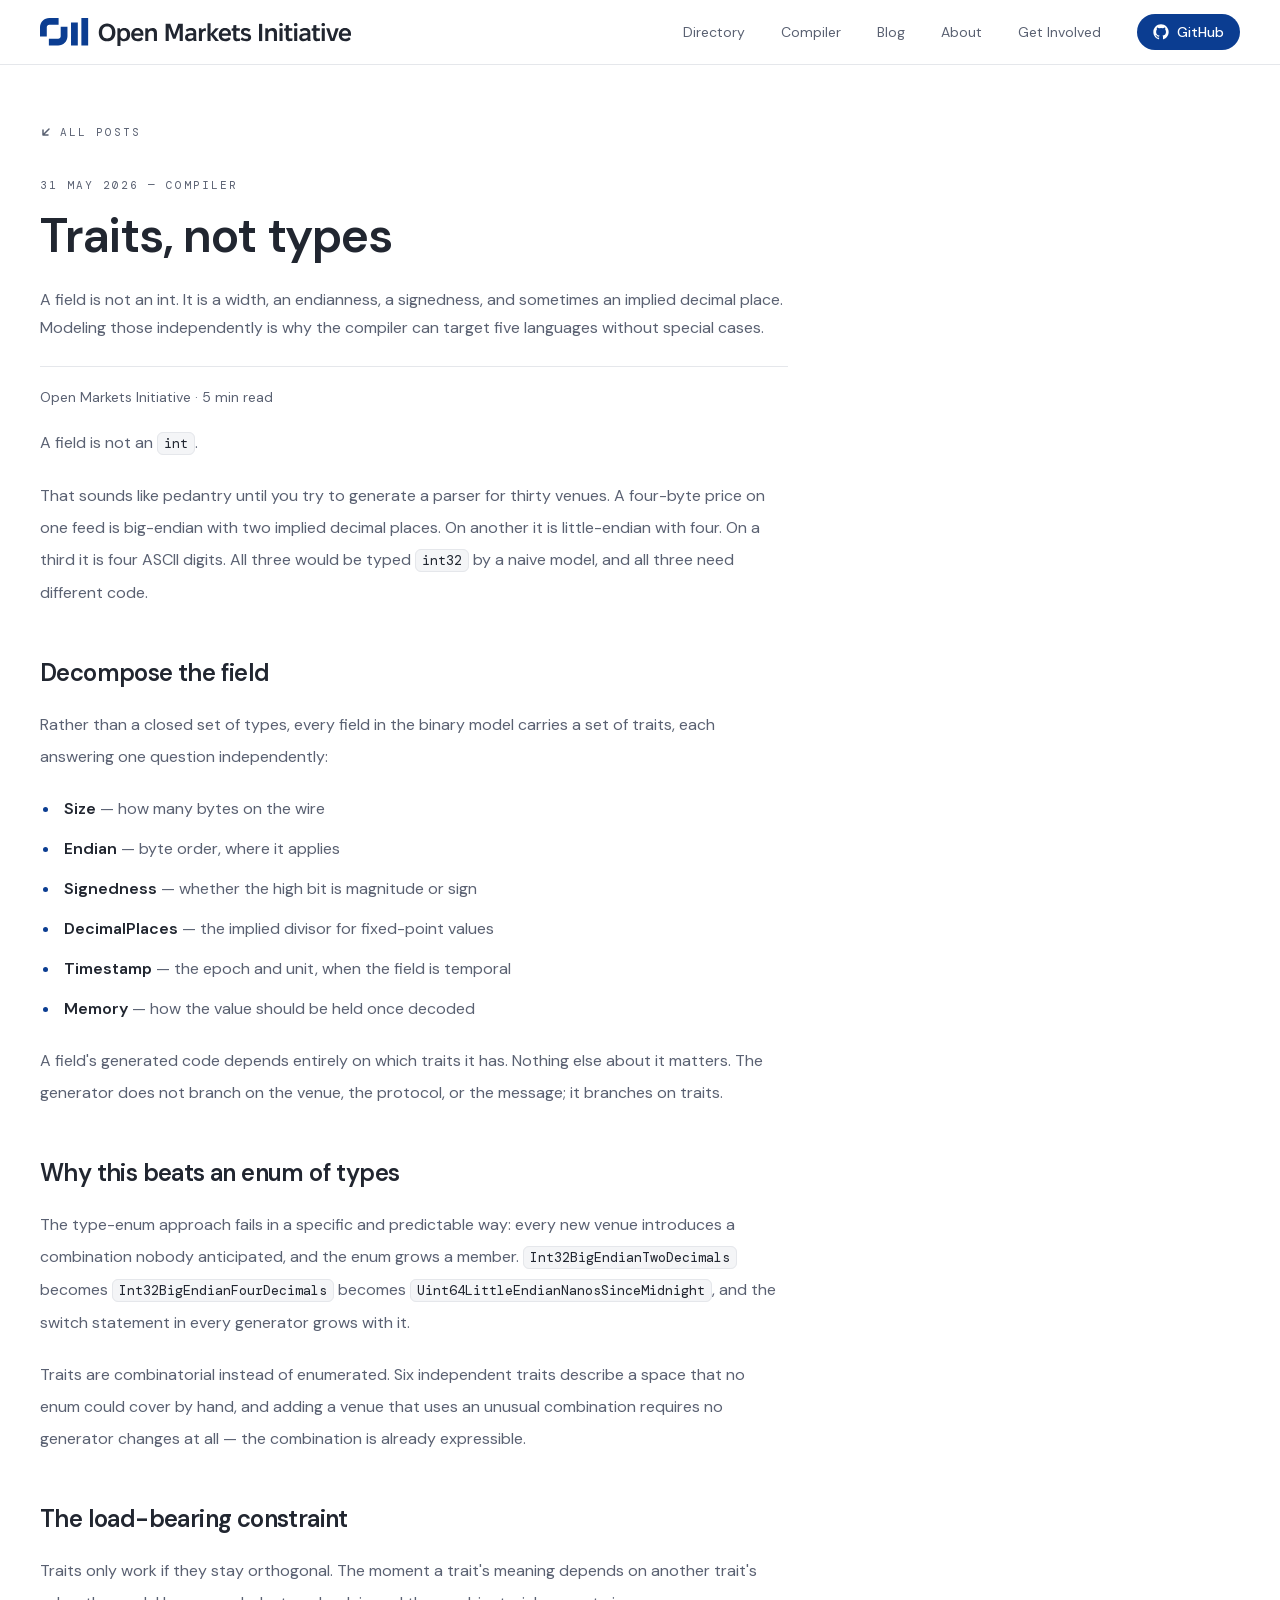
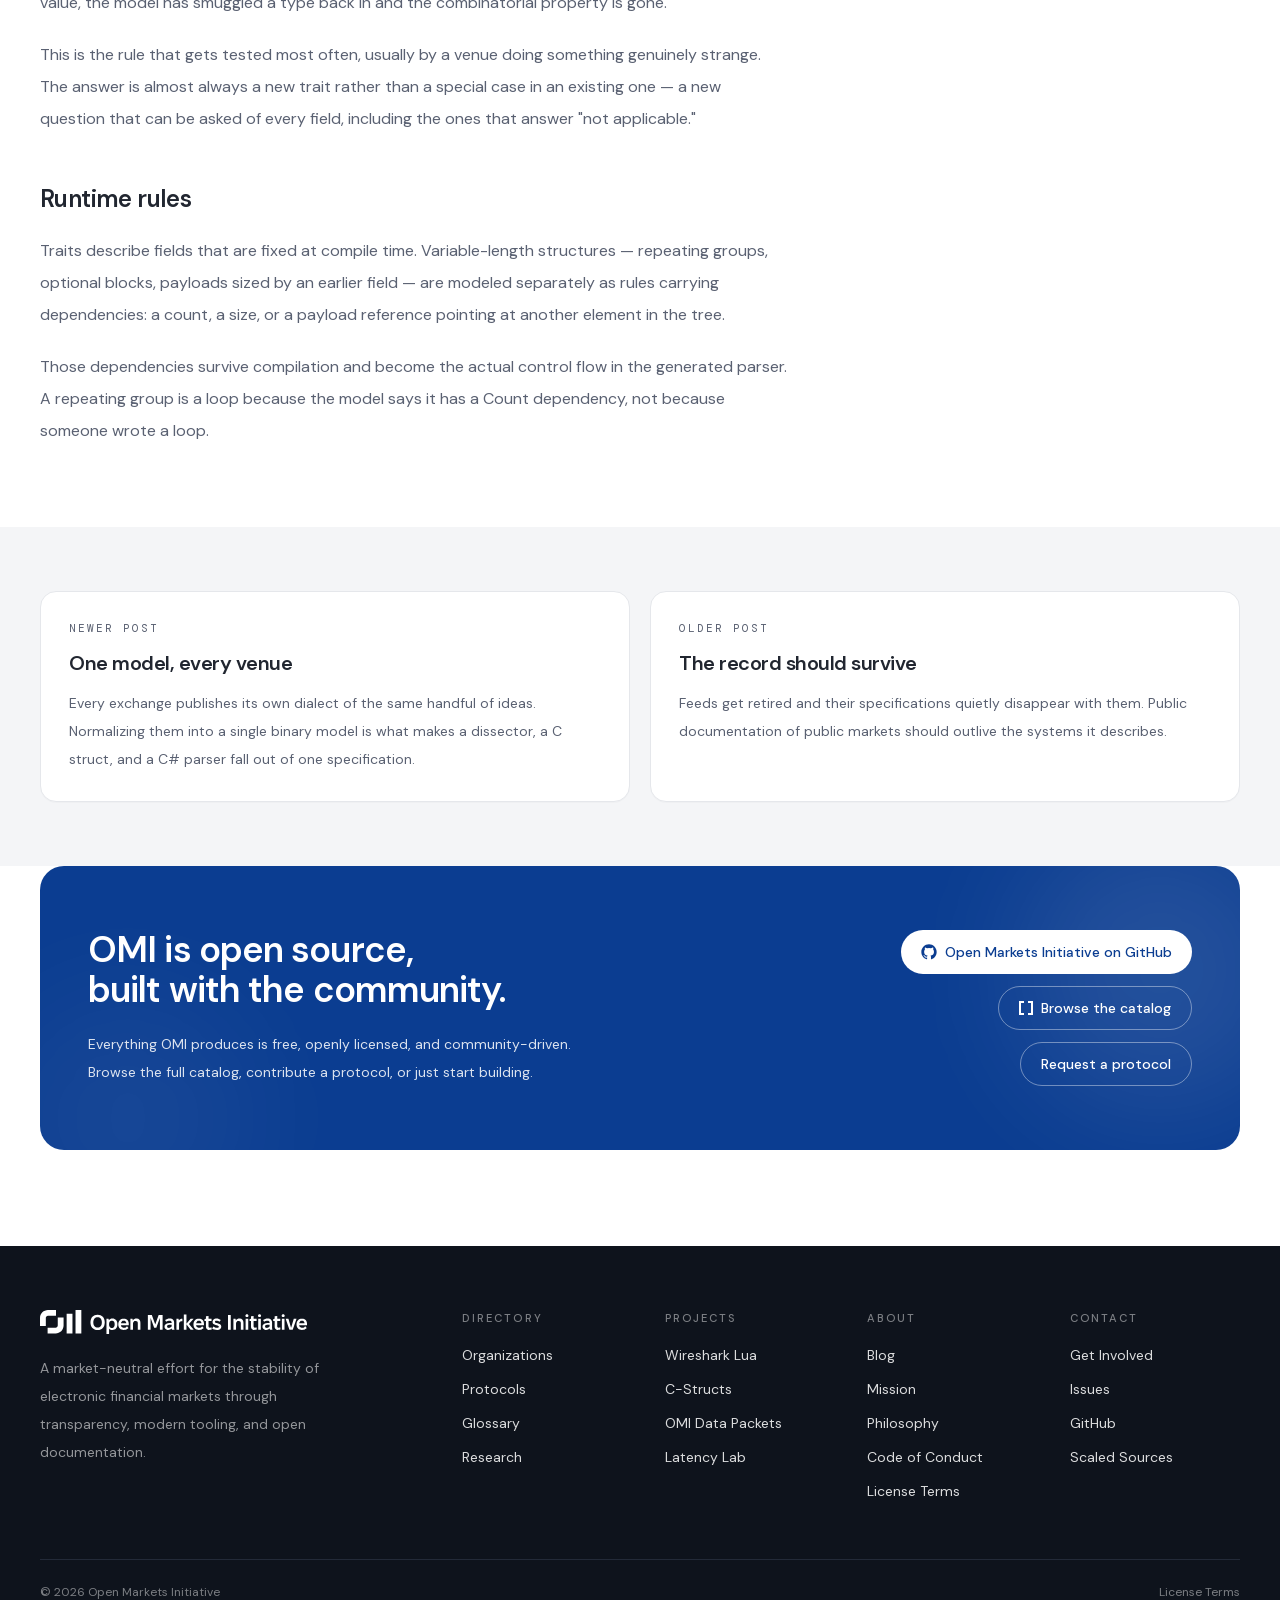
<file: blogs/traits-not-types/index.html>
<!DOCTYPE html><html lang="en" class="dm_sans_d89fb377-module__B_rulq__variable dm_mono_ed3df95c-module__D4oVwa__variable antialiased"><head><meta charSet="utf-8"/><meta name="viewport" content="width=device-width, initial-scale=1"/><link rel="preload" href="/_next/static/media/36363bfb06833f56-s.p.38hmww4cj4vme.woff2" as="font" crossorigin="" type="font/woff2"/><link rel="preload" href="/_next/static/media/5c285b27cdda1fe8-s.p.2_mbdogr7ni8i.woff2" as="font" crossorigin="" type="font/woff2"/><link rel="preload" href="/_next/static/media/a73419dd2ba2d841-s.p.2yee423r7ahpo.woff2" as="font" crossorigin="" type="font/woff2"/><link rel="preload" as="image" href="/omi-wide-color-light.svg"/><link rel="stylesheet" href="/_next/static/chunks/2pm63nl_u_ya6.css" data-precedence="next"/><link rel="preload" as="script" fetchPriority="low" href="/_next/static/chunks/3si9o-rgj1z6x.js"/><script src="/_next/static/chunks/15orcrkp-_9ct.js" async=""></script><script src="/_next/static/chunks/2cya-h6pss2j9.js" async=""></script><script src="/_next/static/chunks/0mr0fnckbkr54.js" async=""></script><script src="/_next/static/chunks/turbopack-43yii3-daxx03.js" async=""></script><script src="/_next/static/chunks/05-c3ty_6dwfk.js" async=""></script><script src="/_next/static/chunks/14mrh2-p_w84d.js" async=""></script><script src="/_next/static/chunks/407rq2vw5s0sh.js" async=""></script><meta name="next-size-adjust" content=""/><title>Traits, not types — Open Markets Initiative</title><meta name="description" content="A field is not an int. It is a width, an endianness, a signedness, and sometimes an implied decimal place. Modeling those independently is why the compiler can target five languages without special cases."/><link rel="icon" href="/favicon.ico?favicon.0s_ock0-dxoru.ico" sizes="32x32" type="image/x-icon"/><script src="/_next/static/chunks/0cz1d0mv5g_q7.js" noModule=""></script></head><body><div hidden=""><!--$--><!--/$--></div><header class="sticky top-0 z-40 border-b border-border bg-white/85 backdrop-blur"><div class="mx-auto flex h-16 max-w-7xl items-center justify-between px-6 lg:px-10"><a class="flex items-center gap-2" href="/"><img alt="Open Markets Initiative" width="260" height="24" decoding="async" data-nimg="1" class="h-7 w-auto" style="color:transparent" src="/omi-wide-color-light.svg"/></a><nav class="hidden items-center gap-9 md:flex"><a class="text-sm text-ink-muted transition-colors hover:text-ink" href="/#directory">Directory</a><a class="text-sm text-ink-muted transition-colors hover:text-ink" href="/#compiler">Compiler</a><a class="text-sm text-ink-muted transition-colors hover:text-ink" href="/blogs/">Blog</a><a class="text-sm text-ink-muted transition-colors hover:text-ink" href="/#about">About</a><a class="text-sm text-ink-muted transition-colors hover:text-ink" href="/#contribute">Get Involved</a><a href="https://github.com/Open-Markets-Initiative" target="_blank" rel="noreferrer" class="inline-flex h-9 items-center gap-2 rounded-full bg-brand px-4 text-sm font-medium text-white transition-colors hover:bg-brand-dark"><svg viewBox="0 0 24 24" fill="currentColor" aria-hidden="true" class="h-4 w-4"><path d="M12 .5C5.65.5.5 5.65.5 12c0 5.08 3.29 9.39 7.86 10.92.58.1.79-.25.79-.56v-2c-3.2.7-3.87-1.37-3.87-1.37-.52-1.34-1.28-1.7-1.28-1.7-1.05-.72.08-.7.08-.7 1.16.08 1.77 1.2 1.77 1.2 1.03 1.77 2.7 1.26 3.36.96.1-.75.4-1.26.74-1.55-2.55-.29-5.24-1.28-5.24-5.7 0-1.26.45-2.29 1.19-3.1-.12-.3-.52-1.48.11-3.08 0 0 .97-.31 3.18 1.18a11 11 0 0 1 5.79 0c2.2-1.49 3.17-1.18 3.17-1.18.63 1.6.23 2.78.11 3.08.74.81 1.19 1.84 1.19 3.1 0 4.43-2.69 5.41-5.25 5.7.41.35.78 1.05.78 2.12v3.14c0 .31.21.67.8.56C20.21 21.38 23.5 17.08 23.5 12c0-6.35-5.15-11.5-11.5-11.5Z"></path></svg>GitHub</a></nav></div></header><main><article class="bg-white pb-20 pt-10 lg:pt-14"><div class="mx-auto max-w-7xl px-6 lg:px-10"><a class="inline-flex items-center gap-2 font-mono text-[11px] uppercase tracking-[0.18em] text-ink-muted transition-colors hover:text-ink" href="/blogs/"><svg viewBox="0 0 12 12" fill="none" stroke="currentColor" stroke-width="1.5" stroke-linecap="round" stroke-linejoin="round" aria-hidden="true" class="h-3 w-3 rotate-180"><path d="M3 9 9 3M4 3h5v5"></path></svg>All posts</a><header class="mt-8 max-w-[68ch]"><p class="font-mono text-[11px] uppercase tracking-[0.18em] text-ink-muted">31 May 2026<!-- --> — <!-- -->Compiler</p><h1 class="mt-4 text-[2.5rem] font-semibold leading-[1.1] tracking-tight text-ink sm:text-5xl">Traits, not types</h1><p class="mt-6 text-base leading-7 text-ink-muted">A field is not an int. It is a width, an endianness, a signedness, and sometimes an implied decimal place. Modeling those independently is why the compiler can target five languages without special cases.</p><p class="mt-6 border-t border-border pt-5 text-sm text-ink-muted">Open Markets Initiative<!-- --> · <!-- -->5<!-- --> min read</p></header><p class="mt-5 max-w-[68ch] text-base leading-8 text-ink-muted">A field is not an <code class="rounded-md border border-border bg-surface-muted px-1.5 py-0.5 font-mono text-[0.85em] text-ink">int</code>.</p>
<p class="mt-5 max-w-[68ch] text-base leading-8 text-ink-muted">That sounds like pedantry until you try to generate a parser for thirty venues.
A four-byte price on one feed is big-endian with two implied decimal places. On
another it is little-endian with four. On a third it is four ASCII digits. All
three would be typed <code class="rounded-md border border-border bg-surface-muted px-1.5 py-0.5 font-mono text-[0.85em] text-ink">int32</code> by a naive model, and all three need different code.</p>
<h2 class="mt-12 max-w-[68ch] text-2xl font-semibold tracking-tight text-ink">Decompose the field</h2>
<p class="mt-5 max-w-[68ch] text-base leading-8 text-ink-muted">Rather than a closed set of types, every field in the binary model carries a set
of traits, each answering one question independently:</p>
<ul class="mt-5 max-w-[68ch] list-disc space-y-2 pl-5 text-base leading-8 text-ink-muted marker:text-brand">
<li class="pl-1"><strong class="font-semibold text-ink">Size</strong> — how many bytes on the wire</li>
<li class="pl-1"><strong class="font-semibold text-ink">Endian</strong> — byte order, where it applies</li>
<li class="pl-1"><strong class="font-semibold text-ink">Signedness</strong> — whether the high bit is magnitude or sign</li>
<li class="pl-1"><strong class="font-semibold text-ink">DecimalPlaces</strong> — the implied divisor for fixed-point values</li>
<li class="pl-1"><strong class="font-semibold text-ink">Timestamp</strong> — the epoch and unit, when the field is temporal</li>
<li class="pl-1"><strong class="font-semibold text-ink">Memory</strong> — how the value should be held once decoded</li>
</ul>
<p class="mt-5 max-w-[68ch] text-base leading-8 text-ink-muted">A field&#x27;s generated code depends entirely on which traits it has. Nothing else
about it matters. The generator does not branch on the venue, the protocol, or
the message; it branches on traits.</p>
<h2 class="mt-12 max-w-[68ch] text-2xl font-semibold tracking-tight text-ink">Why this beats an enum of types</h2>
<p class="mt-5 max-w-[68ch] text-base leading-8 text-ink-muted">The type-enum approach fails in a specific and predictable way: every new venue
introduces a combination nobody anticipated, and the enum grows a member.
<code class="rounded-md border border-border bg-surface-muted px-1.5 py-0.5 font-mono text-[0.85em] text-ink">Int32BigEndianTwoDecimals</code> becomes <code class="rounded-md border border-border bg-surface-muted px-1.5 py-0.5 font-mono text-[0.85em] text-ink">Int32BigEndianFourDecimals</code> becomes
<code class="rounded-md border border-border bg-surface-muted px-1.5 py-0.5 font-mono text-[0.85em] text-ink">Uint64LittleEndianNanosSinceMidnight</code>, and the switch statement in every
generator grows with it.</p>
<p class="mt-5 max-w-[68ch] text-base leading-8 text-ink-muted">Traits are combinatorial instead of enumerated. Six independent traits describe
a space that no enum could cover by hand, and adding a venue that uses an unusual
combination requires no generator changes at all — the combination is already
expressible.</p>
<h2 class="mt-12 max-w-[68ch] text-2xl font-semibold tracking-tight text-ink">The load-bearing constraint</h2>
<p class="mt-5 max-w-[68ch] text-base leading-8 text-ink-muted">Traits only work if they stay orthogonal. The moment a trait&#x27;s meaning depends on
another trait&#x27;s value, the model has smuggled a type back in and the
combinatorial property is gone.</p>
<p class="mt-5 max-w-[68ch] text-base leading-8 text-ink-muted">This is the rule that gets tested most often, usually by a venue doing something
genuinely strange. The answer is almost always a new trait rather than a special
case in an existing one — a new question that can be asked of every field,
including the ones that answer &quot;not applicable.&quot;</p>
<h2 class="mt-12 max-w-[68ch] text-2xl font-semibold tracking-tight text-ink">Runtime rules</h2>
<p class="mt-5 max-w-[68ch] text-base leading-8 text-ink-muted">Traits describe fields that are fixed at compile time. Variable-length
structures — repeating groups, optional blocks, payloads sized by an earlier
field — are modeled separately as rules carrying dependencies: a count, a size,
or a payload reference pointing at another element in the tree.</p>
<p class="mt-5 max-w-[68ch] text-base leading-8 text-ink-muted">Those dependencies survive compilation and become the actual control flow in the
generated parser. A repeating group is a loop because the model says it has a
Count dependency, not because someone wrote a loop.</p></div></article><section class="bg-surface-muted py-16"><div class="mx-auto max-w-7xl px-6 lg:px-10"><div class="grid gap-5 md:grid-cols-2"><a class="group rounded-2xl border border-border bg-white p-7 shadow-[0_1px_0_rgba(0,0,0,0.02)] transition-colors hover:border-ink/20" href="/blogs/one-model-every-venue/"><p class="font-mono text-[11px] uppercase tracking-[0.18em] text-ink-muted">Newer post</p><p class="mt-3 text-xl font-semibold tracking-tight text-ink transition-colors group-hover:text-brand">One model, every venue</p><p class="mt-3 text-sm leading-7 text-ink-muted">Every exchange publishes its own dialect of the same handful of ideas. Normalizing them into a single binary model is what makes a dissector, a C struct, and a C# parser fall out of one specification.</p></a><a class="group rounded-2xl border border-border bg-white p-7 shadow-[0_1px_0_rgba(0,0,0,0.02)] transition-colors hover:border-ink/20" href="/blogs/the-record-should-survive/"><p class="font-mono text-[11px] uppercase tracking-[0.18em] text-ink-muted">Older post</p><p class="mt-3 text-xl font-semibold tracking-tight text-ink transition-colors group-hover:text-brand">The record should survive</p><p class="mt-3 text-sm leading-7 text-ink-muted">Feeds get retired and their specifications quietly disappear with them. Public documentation of public markets should outlive the systems it describes.</p></a></div></div></section><section class="bg-white pb-24"><div class="mx-auto max-w-7xl px-6 lg:px-10"><div class="relative overflow-hidden rounded-3xl bg-brand px-8 py-14 text-white sm:px-12 sm:py-16"><div aria-hidden="true" class="pointer-events-none absolute -right-16 -top-10 h-72 w-72 rounded-full bg-white/10 blur-3xl"></div><div aria-hidden="true" class="pointer-events-none absolute -bottom-24 -left-10 h-64 w-64 rounded-full bg-white/5 blur-3xl"></div><div class="relative grid items-center gap-10 lg:grid-cols-[1.1fr_1fr]"><div><h2 class="text-3xl font-semibold tracking-tight sm:text-4xl">OMI is open source,<br/>built with the community.</h2><p class="mt-5 max-w-lg text-sm leading-7 text-white/85">Everything OMI produces is free, openly licensed, and community-driven. Browse the full catalog, contribute a protocol, or just start building.</p></div><div class="flex flex-col items-stretch gap-3 lg:items-end"><a href="https://github.com/Open-Markets-Initiative" target="_blank" rel="noreferrer" class="inline-flex h-11 w-full max-w-sm items-center justify-center gap-2 rounded-full bg-white px-5 text-sm font-medium text-brand transition-colors hover:bg-white/90 lg:w-auto"><svg viewBox="0 0 24 24" fill="currentColor" aria-hidden="true" class="h-4 w-4"><path d="M12 .5C5.65.5.5 5.65.5 12c0 5.08 3.29 9.39 7.86 10.92.58.1.79-.25.79-.56v-2c-3.2.7-3.87-1.37-3.87-1.37-.52-1.34-1.28-1.7-1.28-1.7-1.05-.72.08-.7.08-.7 1.16.08 1.77 1.2 1.77 1.2 1.03 1.77 2.7 1.26 3.36.96.1-.75.4-1.26.74-1.55-2.55-.29-5.24-1.28-5.24-5.7 0-1.26.45-2.29 1.19-3.1-.12-.3-.52-1.48.11-3.08 0 0 .97-.31 3.18 1.18a11 11 0 0 1 5.79 0c2.2-1.49 3.17-1.18 3.17-1.18.63 1.6.23 2.78.11 3.08.74.81 1.19 1.84 1.19 3.1 0 4.43-2.69 5.41-5.25 5.7.41.35.78 1.05.78 2.12v3.14c0 .31.21.67.8.56C20.21 21.38 23.5 17.08 23.5 12c0-6.35-5.15-11.5-11.5-11.5Z"></path></svg>Open Markets Initiative on GitHub</a><a class="inline-flex h-11 w-full max-w-sm items-center justify-center gap-2 rounded-full border border-white/40 px-5 text-sm font-medium text-white transition-colors hover:bg-white/10 lg:w-auto" href="/#directory"><svg viewBox="0 0 14 14" fill="currentColor" aria-hidden="true" class="h-3.5 w-3.5"><path d="M5 0v2H2v10h3v2H0V0zM9 0h5v14H9v-2h3V2H9z"></path></svg>Browse the catalog</a><a class="inline-flex h-11 w-full max-w-sm items-center justify-center gap-2 rounded-full border border-white/40 px-5 text-sm font-medium text-white transition-colors hover:bg-white/10 lg:w-auto" href="/#contribute">Request a protocol</a></div></div></div></div></section></main><footer class="bg-surface-dark py-16 text-white"><div class="mx-auto max-w-7xl px-6 lg:px-10"><div class="grid gap-12 lg:grid-cols-[1.3fr_2.7fr]"><div><img alt="Open Markets Initiative" loading="lazy" width="220" height="20" decoding="async" data-nimg="1" class="h-6 w-auto" style="color:transparent" src="/omi-wide-white.svg"/><p class="mt-5 max-w-xs text-sm leading-7 text-white/55">A market-neutral effort for the stability of electronic financial markets through transparency, modern tooling, and open documentation.</p></div><div class="grid grid-cols-2 gap-8 sm:grid-cols-4"><div><p class="text-[0.7rem] font-medium uppercase tracking-[0.18em] text-white/45">Directory</p><ul class="mt-4 space-y-2.5"><li><a href="https://github.com/Open-Markets-Initiative/Directory/tree/main/Organizations" target="_blank" rel="noreferrer" class="text-sm text-white/85 transition-colors hover:text-white">Organizations</a></li><li><a href="https://github.com/Open-Markets-Initiative/Directory/tree/main/Protocols" target="_blank" rel="noreferrer" class="text-sm text-white/85 transition-colors hover:text-white">Protocols</a></li><li><a href="https://github.com/Open-Markets-Initiative/Directory/tree/main/Glossary" target="_blank" rel="noreferrer" class="text-sm text-white/85 transition-colors hover:text-white">Glossary</a></li><li><a href="https://github.com/Open-Markets-Initiative/Directory/tree/main/Research" target="_blank" rel="noreferrer" class="text-sm text-white/85 transition-colors hover:text-white">Research</a></li></ul></div><div><p class="text-[0.7rem] font-medium uppercase tracking-[0.18em] text-white/45">Projects</p><ul class="mt-4 space-y-2.5"><li><a href="https://github.com/Open-Markets-Initiative/omi-wireshark-lua" target="_blank" rel="noreferrer" class="text-sm text-white/85 transition-colors hover:text-white">Wireshark Lua</a></li><li><a href="https://github.com/Open-Markets-Initiative/c-structs" target="_blank" rel="noreferrer" class="text-sm text-white/85 transition-colors hover:text-white">C-Structs</a></li><li><a href="https://github.com/Open-Markets-Initiative/omi-data-packets" target="_blank" rel="noreferrer" class="text-sm text-white/85 transition-colors hover:text-white">OMI Data Packets</a></li><li><a href="https://github.com/Open-Markets-Initiative/latency-lab" target="_blank" rel="noreferrer" class="text-sm text-white/85 transition-colors hover:text-white">Latency Lab</a></li></ul></div><div><p class="text-[0.7rem] font-medium uppercase tracking-[0.18em] text-white/45">About</p><ul class="mt-4 space-y-2.5"><li><a class="text-sm text-white/85 transition-colors hover:text-white" href="/blogs/">Blog</a></li><li><a href="https://github.com/Open-Markets-Initiative/Directory/tree/main/About" target="_blank" rel="noreferrer" class="text-sm text-white/85 transition-colors hover:text-white">Mission</a></li><li><a href="https://github.com/Open-Markets-Initiative/Directory/blob/main/About/ReadMe.md" target="_blank" rel="noreferrer" class="text-sm text-white/85 transition-colors hover:text-white">Philosophy</a></li><li><a href="https://github.com/Open-Markets-Initiative/Directory/blob/main/About/Conduct.md" target="_blank" rel="noreferrer" class="text-sm text-white/85 transition-colors hover:text-white">Code of Conduct</a></li><li><a href="https://github.com/Open-Markets-Initiative/Directory/tree/main/About/License" target="_blank" rel="noreferrer" class="text-sm text-white/85 transition-colors hover:text-white">License Terms</a></li></ul></div><div><p class="text-[0.7rem] font-medium uppercase tracking-[0.18em] text-white/45">Contact</p><ul class="mt-4 space-y-2.5"><li><a href="https://docs.google.com/forms/d/e/1FAIpQLSfwDeAPZYVrH0HzZsr7Yliy6OI7CuiSVox1f_ygNFf1UwZuqQ/viewform" target="_blank" rel="noreferrer" class="text-sm text-white/85 transition-colors hover:text-white">Get Involved</a></li><li><a href="https://github.com/Open-Markets-Initiative/Directory/issues" target="_blank" rel="noreferrer" class="text-sm text-white/85 transition-colors hover:text-white">Issues</a></li><li><a href="https://github.com/Open-Markets-Initiative" target="_blank" rel="noreferrer" class="text-sm text-white/85 transition-colors hover:text-white">GitHub</a></li><li><a href="https://scaledsources.com" target="_blank" rel="noreferrer" class="text-sm text-white/85 transition-colors hover:text-white">Scaled Sources</a></li></ul></div></div></div><div class="mt-14 flex flex-col items-start justify-between gap-3 border-t border-border-dark pt-6 text-xs text-white/45 sm:flex-row sm:items-center"><p>© 2026 Open Markets Initiative</p><a href="https://github.com/Open-Markets-Initiative/Directory/tree/main/About/License" target="_blank" rel="noreferrer" class="hover:text-white">License Terms</a></div></div></footer><!--$--><!--/$--><script src="/_next/static/chunks/3si9o-rgj1z6x.js" id="_R_" async=""></script><script>(self.__next_f=self.__next_f||[]).push([0])</script><script>self.__next_f.push([1,"1:\"$Sreact.fragment\"\n2:I[39756,[\"/_next/static/chunks/05-c3ty_6dwfk.js\",\"/_next/static/chunks/14mrh2-p_w84d.js\"],\"default\"]\n3:I[37457,[\"/_next/static/chunks/05-c3ty_6dwfk.js\",\"/_next/static/chunks/14mrh2-p_w84d.js\"],\"default\"]\n5:I[97367,[\"/_next/static/chunks/05-c3ty_6dwfk.js\",\"/_next/static/chunks/14mrh2-p_w84d.js\"],\"OutletBoundary\"]\n6:\"$Sreact.suspense\"\n9:I[97367,[\"/_next/static/chunks/05-c3ty_6dwfk.js\",\"/_next/static/chunks/14mrh2-p_w84d.js\"],\"ViewportBoundary\"]\nb:I[97367,[\"/_next/static/chunks/05-c3ty_6dwfk.js\",\"/_next/static/chunks/14mrh2-p_w84d.js\"],\"MetadataBoundary\"]\nd:I[68027,[\"/_next/static/chunks/05-c3ty_6dwfk.js\",\"/_next/static/chunks/14mrh2-p_w84d.js\"],\"default\",1]\n:HL[\"/_next/static/chunks/2pm63nl_u_ya6.css\",\"style\"]\n:HL[\"/_next/static/media/36363bfb06833f56-s.p.38hmww4cj4vme.woff2\",\"font\",{\"crossOrigin\":\"\",\"type\":\"font/woff2\"}]\n:HL[\"/_next/static/media/5c285b27cdda1fe8-s.p.2_mbdogr7ni8i.woff2\",\"font\",{\"crossOrigin\":\"\",\"type\":\"font/woff2\"}]\n:HL[\"/_next/static/media/a73419dd2ba2d841-s.p.2yee423r7ahpo.woff2\",\"font\",{\"crossOrigin\":\"\",\"type\":\"font/woff2\"}]\n"])</script><script>self.__next_f.push([1,"0:{\"P\":null,\"c\":[\"\",\"blogs\",\"traits-not-types\",\"\"],\"q\":\"\",\"i\":false,\"f\":[[[\"\",{\"children\":[\"blogs\",{\"children\":[[\"slug\",\"traits-not-types\",\"d\",null],{\"children\":[\"__PAGE__\",{}]}]}]},\"$undefined\",\"$undefined\",16],[[\"$\",\"$1\",\"c\",{\"children\":[[[\"$\",\"link\",\"0\",{\"rel\":\"stylesheet\",\"href\":\"/_next/static/chunks/2pm63nl_u_ya6.css\",\"precedence\":\"next\",\"crossOrigin\":\"$undefined\",\"nonce\":\"$undefined\"}],[\"$\",\"script\",\"script-0\",{\"src\":\"/_next/static/chunks/05-c3ty_6dwfk.js\",\"async\":true,\"nonce\":\"$undefined\"}],[\"$\",\"script\",\"script-1\",{\"src\":\"/_next/static/chunks/14mrh2-p_w84d.js\",\"async\":true,\"nonce\":\"$undefined\"}]],[\"$\",\"html\",null,{\"lang\":\"en\",\"className\":\"dm_sans_d89fb377-module__B_rulq__variable dm_mono_ed3df95c-module__D4oVwa__variable antialiased\",\"children\":[\"$\",\"body\",null,{\"children\":[\"$\",\"$L2\",null,{\"parallelRouterKey\":\"children\",\"error\":\"$undefined\",\"errorStyles\":\"$undefined\",\"errorScripts\":\"$undefined\",\"template\":[\"$\",\"$L3\",null,{}],\"templateStyles\":\"$undefined\",\"templateScripts\":\"$undefined\",\"notFound\":[[[\"$\",\"title\",null,{\"children\":\"404: This page could not be found.\"}],[\"$\",\"div\",null,{\"style\":{\"fontFamily\":\"system-ui,\\\"Segoe UI\\\",Roboto,Helvetica,Arial,sans-serif,\\\"Apple Color Emoji\\\",\\\"Segoe UI Emoji\\\"\",\"height\":\"100vh\",\"textAlign\":\"center\",\"display\":\"flex\",\"flexDirection\":\"column\",\"alignItems\":\"center\",\"justifyContent\":\"center\"},\"children\":[\"$\",\"div\",null,{\"children\":[[\"$\",\"style\",null,{\"dangerouslySetInnerHTML\":{\"__html\":\"body{color:#000;background:#fff;margin:0}.next-error-h1{border-right:1px solid rgba(0,0,0,.3)}@media (prefers-color-scheme:dark){body{color:#fff;background:#000}.next-error-h1{border-right:1px solid rgba(255,255,255,.3)}}\"}}],[\"$\",\"h1\",null,{\"className\":\"next-error-h1\",\"style\":{\"display\":\"inline-block\",\"margin\":\"0 20px 0 0\",\"padding\":\"0 23px 0 0\",\"fontSize\":24,\"fontWeight\":500,\"verticalAlign\":\"top\",\"lineHeight\":\"49px\"},\"children\":404}],[\"$\",\"div\",null,{\"style\":{\"display\":\"inline-block\"},\"children\":[\"$\",\"h2\",null,{\"style\":{\"fontSize\":14,\"fontWeight\":400,\"lineHeight\":\"49px\",\"margin\":0},\"children\":\"This page could not be found.\"}]}]]}]}]],[]],\"forbidden\":\"$undefined\",\"unauthorized\":\"$undefined\"}]}]}]]}],{\"children\":[[\"$\",\"$1\",\"c\",{\"children\":[null,[\"$\",\"$L2\",null,{\"parallelRouterKey\":\"children\",\"error\":\"$undefined\",\"errorStyles\":\"$undefined\",\"errorScripts\":\"$undefined\",\"template\":[\"$\",\"$L3\",null,{}],\"templateStyles\":\"$undefined\",\"templateScripts\":\"$undefined\",\"notFound\":\"$undefined\",\"forbidden\":\"$undefined\",\"unauthorized\":\"$undefined\"}]]}],{\"children\":[[\"$\",\"$1\",\"c\",{\"children\":[null,[\"$\",\"$L2\",null,{\"parallelRouterKey\":\"children\",\"error\":\"$undefined\",\"errorStyles\":\"$undefined\",\"errorScripts\":\"$undefined\",\"template\":[\"$\",\"$L3\",null,{}],\"templateStyles\":\"$undefined\",\"templateScripts\":\"$undefined\",\"notFound\":\"$undefined\",\"forbidden\":\"$undefined\",\"unauthorized\":\"$undefined\"}]]}],{\"children\":[[\"$\",\"$1\",\"c\",{\"children\":[\"$L4\",[[\"$\",\"script\",\"script-0\",{\"src\":\"/_next/static/chunks/407rq2vw5s0sh.js\",\"async\":true,\"nonce\":\"$undefined\"}]],[\"$\",\"$L5\",null,{\"children\":[\"$\",\"$6\",null,{\"name\":\"Next.MetadataOutlet\",\"children\":\"$@7\"}]}]]}],{},null,false,null]},null,false,\"$@8\"]},null,false,\"$@8\"]},null,false,null],[\"$\",\"$1\",\"h\",{\"children\":[null,[\"$\",\"$L9\",null,{\"children\":\"$La\"}],[\"$\",\"div\",null,{\"hidden\":true,\"children\":[\"$\",\"$Lb\",null,{\"children\":[\"$\",\"$6\",null,{\"name\":\"Next.Metadata\",\"children\":\"$Lc\"}]}]}],[\"$\",\"meta\",null,{\"name\":\"next-size-adjust\",\"content\":\"\"}]]}],false]],\"m\":\"$undefined\",\"G\":[\"$d\",[[\"$\",\"link\",\"0\",{\"rel\":\"stylesheet\",\"href\":\"/_next/static/chunks/2pm63nl_u_ya6.css\",\"precedence\":\"next\",\"crossOrigin\":\"$undefined\",\"nonce\":\"$undefined\"}]]],\"S\":true,\"h\":null,\"s\":\"$undefined\",\"l\":\"$undefined\",\"p\":\"$undefined\",\"d\":\"$undefined\",\"b\":\"omi-landing-page\"}\n"])</script><script>self.__next_f.push([1,"e:[]\n8:\"$We\"\n"])</script><script>self.__next_f.push([1,"f:I[22016,[\"/_next/static/chunks/05-c3ty_6dwfk.js\",\"/_next/static/chunks/14mrh2-p_w84d.js\",\"/_next/static/chunks/407rq2vw5s0sh.js\"],\"\"]\n10:I[5500,[\"/_next/static/chunks/05-c3ty_6dwfk.js\",\"/_next/static/chunks/14mrh2-p_w84d.js\",\"/_next/static/chunks/407rq2vw5s0sh.js\"],\"Image\"]\n"])</script><script>self.__next_f.push([1,"4:[[\"$\",\"header\",null,{\"className\":\"sticky top-0 z-40 border-b border-border bg-white/85 backdrop-blur\",\"children\":[\"$\",\"div\",null,{\"className\":\"mx-auto flex h-16 max-w-7xl items-center justify-between px-6 lg:px-10\",\"children\":[[\"$\",\"$Lf\",null,{\"href\":\"/\",\"className\":\"flex items-center gap-2\",\"children\":[\"$\",\"$L10\",null,{\"src\":\"/omi-wide-color-light.svg\",\"alt\":\"Open Markets Initiative\",\"width\":260,\"height\":24,\"priority\":true,\"className\":\"h-7 w-auto\"}]}],[\"$\",\"nav\",null,{\"className\":\"hidden items-center gap-9 md:flex\",\"children\":[[[\"$\",\"$Lf\",\"/#directory\",{\"href\":\"/#directory\",\"className\":\"text-sm text-ink-muted transition-colors hover:text-ink\",\"children\":\"Directory\"}],[\"$\",\"$Lf\",\"/#compiler\",{\"href\":\"/#compiler\",\"className\":\"text-sm text-ink-muted transition-colors hover:text-ink\",\"children\":\"Compiler\"}],[\"$\",\"$Lf\",\"/blogs\",{\"href\":\"/blogs\",\"className\":\"text-sm text-ink-muted transition-colors hover:text-ink\",\"children\":\"Blog\"}],[\"$\",\"$Lf\",\"/#about\",{\"href\":\"/#about\",\"className\":\"text-sm text-ink-muted transition-colors hover:text-ink\",\"children\":\"About\"}],[\"$\",\"$Lf\",\"/#contribute\",{\"href\":\"/#contribute\",\"className\":\"text-sm text-ink-muted transition-colors hover:text-ink\",\"children\":\"Get Involved\"}]],[\"$\",\"a\",null,{\"href\":\"https://github.com/Open-Markets-Initiative\",\"target\":\"_blank\",\"rel\":\"noreferrer\",\"className\":\"inline-flex h-9 items-center gap-2 rounded-full bg-brand px-4 text-sm font-medium text-white transition-colors hover:bg-brand-dark\",\"children\":[[\"$\",\"svg\",null,{\"viewBox\":\"0 0 24 24\",\"fill\":\"currentColor\",\"aria-hidden\":\"true\",\"className\":\"h-4 w-4\",\"children\":[\"$\",\"path\",null,{\"d\":\"M12 .5C5.65.5.5 5.65.5 12c0 5.08 3.29 9.39 7.86 10.92.58.1.79-.25.79-.56v-2c-3.2.7-3.87-1.37-3.87-1.37-.52-1.34-1.28-1.7-1.28-1.7-1.05-.72.08-.7.08-.7 1.16.08 1.77 1.2 1.77 1.2 1.03 1.77 2.7 1.26 3.36.96.1-.75.4-1.26.74-1.55-2.55-.29-5.24-1.28-5.24-5.7 0-1.26.45-2.29 1.19-3.1-.12-.3-.52-1.48.11-3.08 0 0 .97-.31 3.18 1.18a11 11 0 0 1 5.79 0c2.2-1.49 3.17-1.18 3.17-1.18.63 1.6.23 2.78.11 3.08.74.81 1.19 1.84 1.19 3.1 0 4.43-2.69 5.41-5.25 5.7.41.35.78 1.05.78 2.12v3.14c0 .31.21.67.8.56C20.21 21.38 23.5 17.08 23.5 12c0-6.35-5.15-11.5-11.5-11.5Z\"}]}],\"GitHub\"]}]]}]]}]}],[\"$\",\"main\",null,{\"children\":[[\"$\",\"article\",null,{\"className\":\"bg-white pb-20 pt-10 lg:pt-14\",\"children\":[\"$\",\"div\",null,{\"className\":\"mx-auto max-w-7xl px-6 lg:px-10\",\"children\":[[\"$\",\"$Lf\",null,{\"href\":\"/blogs\",\"className\":\"inline-flex items-center gap-2 font-mono text-[11px] uppercase tracking-[0.18em] text-ink-muted transition-colors hover:text-ink\",\"children\":[[\"$\",\"svg\",null,{\"viewBox\":\"0 0 12 12\",\"fill\":\"none\",\"stroke\":\"currentColor\",\"strokeWidth\":\"1.5\",\"strokeLinecap\":\"round\",\"strokeLinejoin\":\"round\",\"aria-hidden\":\"true\",\"className\":\"h-3 w-3 rotate-180\",\"children\":[\"$\",\"path\",null,{\"d\":\"M3 9 9 3M4 3h5v5\"}]}],\"All posts\"]}],[\"$\",\"header\",null,{\"className\":\"mt-8 max-w-[68ch]\",\"children\":[[\"$\",\"p\",null,{\"className\":\"font-mono text-[11px] uppercase tracking-[0.18em] text-ink-muted\",\"children\":[\"31 May 2026\",\" — \",\"Compiler\"]}],[\"$\",\"h1\",null,{\"className\":\"mt-4 text-[2.5rem] font-semibold leading-[1.1] tracking-tight text-ink sm:text-5xl\",\"children\":\"Traits, not types\"}],[\"$\",\"p\",null,{\"className\":\"mt-6 text-base leading-7 text-ink-muted\",\"children\":\"A field is not an int. It is a width, an endianness, a signedness, and sometimes an implied decimal place. Modeling those independently is why the compiler can target five languages without special cases.\"}],[\"$\",\"p\",null,{\"className\":\"mt-6 border-t border-border pt-5 text-sm text-ink-muted\",\"children\":[\"Open Markets Initiative\",\" · \",5,\" min read\"]}]]}],[[\"$\",\"p\",null,{\"className\":\"mt-5 max-w-[68ch] text-base leading-8 text-ink-muted\",\"children\":[\"A field is not an \",[\"$\",\"code\",null,{\"className\":\"rounded-md border border-border bg-surface-muted px-1.5 py-0.5 font-mono text-[0.85em] text-ink\",\"children\":\"int\"}],\".\"]}],\"\\n\",[\"$\",\"p\",null,{\"className\":\"mt-5 max-w-[68ch] text-base leading-8 text-ink-muted\",\"children\":[\"That sounds like pedantry until you try to generate a parser for thirty venues.\\nA four-byte price on one feed is big-endian with two implied decimal places. On\\nanother it is little-endian with four. On a third it is four ASCII digits. All\\nthree would be typed \",\"$L11\",\" by a naive model, and all three need different code.\"]}],\"\\n\",\"$L12\",\"\\n\",\"$L13\",\"\\n\",\"$L14\",\"\\n\",\"$L15\",\"\\n\",\"$L16\",\"\\n\",\"$L17\",\"\\n\",\"$L18\",\"\\n\",\"$L19\",\"\\n\",\"$L1a\",\"\\n\",\"$L1b\",\"\\n\",\"$L1c\",\"\\n\",\"$L1d\",\"\\n\",\"$L1e\"]]}]}],\"$L1f\",\"$L20\"]}],\"$L21\"]\n"])</script><script>self.__next_f.push([1,"11:[\"$\",\"code\",null,{\"className\":\"rounded-md border border-border bg-surface-muted px-1.5 py-0.5 font-mono text-[0.85em] text-ink\",\"children\":\"int32\"}]\n12:[\"$\",\"h2\",null,{\"className\":\"mt-12 max-w-[68ch] text-2xl font-semibold tracking-tight text-ink\",\"children\":\"Decompose the field\"}]\n13:[\"$\",\"p\",null,{\"className\":\"mt-5 max-w-[68ch] text-base leading-8 text-ink-muted\",\"children\":\"Rather than a closed set of types, every field in the binary model carries a set\\nof traits, each answering one question independently:\"}]\n14:[\"$\",\"ul\",null,{\"className\":\"mt-5 max-w-[68ch] list-disc space-y-2 pl-5 text-base leading-8 text-ink-muted marker:text-brand\",\"children\":[\"\\n\",[\"$\",\"li\",null,{\"className\":\"pl-1\",\"children\":[[\"$\",\"strong\",null,{\"className\":\"font-semibold text-ink\",\"children\":\"Size\"}],\" — how many bytes on the wire\"]}],\"\\n\",[\"$\",\"li\",null,{\"className\":\"pl-1\",\"children\":[[\"$\",\"strong\",null,{\"className\":\"font-semibold text-ink\",\"children\":\"Endian\"}],\" — byte order, where it applies\"]}],\"\\n\",[\"$\",\"li\",null,{\"className\":\"pl-1\",\"children\":[[\"$\",\"strong\",null,{\"className\":\"font-semibold text-ink\",\"children\":\"Signedness\"}],\" — whether the high bit is magnitude or sign\"]}],\"\\n\",[\"$\",\"li\",null,{\"className\":\"pl-1\",\"children\":[[\"$\",\"strong\",null,{\"className\":\"font-semibold text-ink\",\"children\":\"DecimalPlaces\"}],\" — the implied divisor for fixed-point values\"]}],\"\\n\",[\"$\",\"li\",null,{\"className\":\"pl-1\",\"children\":[[\"$\",\"strong\",null,{\"className\":\"font-semibold text-ink\",\"children\":\"Timestamp\"}],\" — the epoch and unit, when the field is temporal\"]}],\"\\n\",[\"$\",\"li\",null,{\"className\":\"pl-1\",\"children\":[[\"$\",\"strong\",null,{\"className\":\"font-semibold text-ink\",\"children\":\"Memory\"}],\" — how the value should be held once decoded\"]}],\"\\n\"]}]\n15:[\"$\",\"p\",null,{\"className\":\"mt-5 max-w-[68ch] text-base leading-8 text-ink-muted\",\"children\":\"A field's generated code depends entirely on which traits it has. Nothing else\\nabout it matters. The generator does not branch on the venue, the protocol, or\\nthe message; it branches on traits.\"}]\n16:[\"$\",\"h2\",null,{\"className\":\"mt-12 max-w-[68ch] text-2xl font-semibold tracking-tight text-ink\",\"children\":\"Why this beats an enum of types\"}]\n17:[\"$\",\"p\",null,{\"className\":\"mt-5 max-w-[68ch] text-base leading-8 text-ink-muted\",\"children\":[\"The type-enum approach fails in a specific and predictable way: every new venue\\nintroduces a combination nobody anticipated, and the enum grows a member.\\n\",[\"$\",\"code\",null,{\"className\":\"rounded-md border border-border bg-surface-muted px-1.5 py-0.5 font-mono text-[0.85em] text-ink\",\"children\":\"Int32BigEndianTwoDecimals\"}],\" becomes \",[\"$\",\"code\",null,{\"className\":\"rounded-md border border-border bg-surface-muted px-1.5 py-0.5 font-mono text-[0.85em] text-ink\",\"children\":\"Int32BigEndianFourDecimals\"}],\" becomes\\n\",[\"$\",\"code\",null,{\"className\":\"rounded-md border border-border bg-surface-muted px-1.5 py-0.5 font-mono text-[0.85em] text-ink\",\"children\":\"Uint64LittleEndianNanosSinceMidnight\"}],\", and the switch statement in every\\ngenerator grows with it.\"]}]\n18:[\"$\",\"p\",null,{\"className\":\"mt-5 max-w-[68ch] text-base leading-8 text-ink-muted\",\"children\":\"Traits are combinatorial instead of enumerated. Six independent traits describe\\na space that no enum could cover by hand, and adding a venue that uses an unusual\\ncombination requires no generator changes at all — the combination is already\\nexpressible.\"}]\n19:[\"$\",\"h2\",null,{\"className\":\"mt-12 max-w-[68ch] text-2xl font-semibold tracking-tight text-ink\",\"children\":\"The load-bearing constraint\"}]\n1a:[\"$\",\"p\",null,{\"className\":\"mt-5 max-w-[68ch] text-base leading-8 text-ink-muted\",\"children\":\"Traits only work if they stay orthogonal. The moment a trait's meaning depends on\\nanother trait's value, the model has smuggled a type back in and the\\ncombinatorial property is gone.\"}]\n1b:[\"$\",\"p\",null,{\"className\":\"mt-5 max-w-[68ch] text-base leading-8 text-ink-muted\",\"children\":\"This is the rule that gets tested most often, usually by a venue doing something\\ngenuinely strange. The answer is almost always a new trait rathe"])</script><script>self.__next_f.push([1,"r than a special\\ncase in an existing one — a new question that can be asked of every field,\\nincluding the ones that answer \\\"not applicable.\\\"\"}]\n1c:[\"$\",\"h2\",null,{\"className\":\"mt-12 max-w-[68ch] text-2xl font-semibold tracking-tight text-ink\",\"children\":\"Runtime rules\"}]\n1d:[\"$\",\"p\",null,{\"className\":\"mt-5 max-w-[68ch] text-base leading-8 text-ink-muted\",\"children\":\"Traits describe fields that are fixed at compile time. Variable-length\\nstructures — repeating groups, optional blocks, payloads sized by an earlier\\nfield — are modeled separately as rules carrying dependencies: a count, a size,\\nor a payload reference pointing at another element in the tree.\"}]\n1e:[\"$\",\"p\",null,{\"className\":\"mt-5 max-w-[68ch] text-base leading-8 text-ink-muted\",\"children\":\"Those dependencies survive compilation and become the actual control flow in the\\ngenerated parser. A repeating group is a loop because the model says it has a\\nCount dependency, not because someone wrote a loop.\"}]\n"])</script><script>self.__next_f.push([1,"1f:[\"$\",\"section\",null,{\"className\":\"bg-surface-muted py-16\",\"children\":[\"$\",\"div\",null,{\"className\":\"mx-auto max-w-7xl px-6 lg:px-10\",\"children\":[\"$\",\"div\",null,{\"className\":\"grid gap-5 md:grid-cols-2\",\"children\":[[\"$\",\"$Lf\",null,{\"href\":\"/blogs/one-model-every-venue\",\"className\":\"group rounded-2xl border border-border bg-white p-7 shadow-[0_1px_0_rgba(0,0,0,0.02)] transition-colors hover:border-ink/20\",\"children\":[[\"$\",\"p\",null,{\"className\":\"font-mono text-[11px] uppercase tracking-[0.18em] text-ink-muted\",\"children\":\"Newer post\"}],[\"$\",\"p\",null,{\"className\":\"mt-3 text-xl font-semibold tracking-tight text-ink transition-colors group-hover:text-brand\",\"children\":\"One model, every venue\"}],[\"$\",\"p\",null,{\"className\":\"mt-3 text-sm leading-7 text-ink-muted\",\"children\":\"Every exchange publishes its own dialect of the same handful of ideas. Normalizing them into a single binary model is what makes a dissector, a C struct, and a C# parser fall out of one specification.\"}]]}],[\"$\",\"$Lf\",null,{\"href\":\"/blogs/the-record-should-survive\",\"className\":\"group rounded-2xl border border-border bg-white p-7 shadow-[0_1px_0_rgba(0,0,0,0.02)] transition-colors hover:border-ink/20\",\"children\":[[\"$\",\"p\",null,{\"className\":\"font-mono text-[11px] uppercase tracking-[0.18em] text-ink-muted\",\"children\":\"Older post\"}],[\"$\",\"p\",null,{\"className\":\"mt-3 text-xl font-semibold tracking-tight text-ink transition-colors group-hover:text-brand\",\"children\":\"The record should survive\"}],[\"$\",\"p\",null,{\"className\":\"mt-3 text-sm leading-7 text-ink-muted\",\"children\":\"Feeds get retired and their specifications quietly disappear with them. Public documentation of public markets should outlive the systems it describes.\"}]]}]]}]}]}]\n"])</script><script>self.__next_f.push([1,"20:[\"$\",\"section\",null,{\"className\":\"bg-white pb-24\",\"children\":[\"$\",\"div\",null,{\"className\":\"mx-auto max-w-7xl px-6 lg:px-10\",\"children\":[\"$\",\"div\",null,{\"className\":\"relative overflow-hidden rounded-3xl bg-brand px-8 py-14 text-white sm:px-12 sm:py-16\",\"children\":[[\"$\",\"div\",null,{\"aria-hidden\":\"true\",\"className\":\"pointer-events-none absolute -right-16 -top-10 h-72 w-72 rounded-full bg-white/10 blur-3xl\"}],[\"$\",\"div\",null,{\"aria-hidden\":\"true\",\"className\":\"pointer-events-none absolute -bottom-24 -left-10 h-64 w-64 rounded-full bg-white/5 blur-3xl\"}],[\"$\",\"div\",null,{\"className\":\"relative grid items-center gap-10 lg:grid-cols-[1.1fr_1fr]\",\"children\":[[\"$\",\"div\",null,{\"children\":[[\"$\",\"h2\",null,{\"className\":\"text-3xl font-semibold tracking-tight sm:text-4xl\",\"children\":[\"OMI is open source,\",[\"$\",\"br\",null,{}],\"built with the community.\"]}],[\"$\",\"p\",null,{\"className\":\"mt-5 max-w-lg text-sm leading-7 text-white/85\",\"children\":\"Everything OMI produces is free, openly licensed, and community-driven. Browse the full catalog, contribute a protocol, or just start building.\"}]]}],[\"$\",\"div\",null,{\"className\":\"flex flex-col items-stretch gap-3 lg:items-end\",\"children\":[[\"$\",\"a\",null,{\"href\":\"https://github.com/Open-Markets-Initiative\",\"target\":\"_blank\",\"rel\":\"noreferrer\",\"className\":\"inline-flex h-11 w-full max-w-sm items-center justify-center gap-2 rounded-full bg-white px-5 text-sm font-medium text-brand transition-colors hover:bg-white/90 lg:w-auto\",\"children\":[[\"$\",\"svg\",null,{\"viewBox\":\"0 0 24 24\",\"fill\":\"currentColor\",\"aria-hidden\":\"true\",\"className\":\"h-4 w-4\",\"children\":[\"$\",\"path\",null,{\"d\":\"M12 .5C5.65.5.5 5.65.5 12c0 5.08 3.29 9.39 7.86 10.92.58.1.79-.25.79-.56v-2c-3.2.7-3.87-1.37-3.87-1.37-.52-1.34-1.28-1.7-1.28-1.7-1.05-.72.08-.7.08-.7 1.16.08 1.77 1.2 1.77 1.2 1.03 1.77 2.7 1.26 3.36.96.1-.75.4-1.26.74-1.55-2.55-.29-5.24-1.28-5.24-5.7 0-1.26.45-2.29 1.19-3.1-.12-.3-.52-1.48.11-3.08 0 0 .97-.31 3.18 1.18a11 11 0 0 1 5.79 0c2.2-1.49 3.17-1.18 3.17-1.18.63 1.6.23 2.78.11 3.08.74.81 1.19 1.84 1.19 3.1 0 4.43-2.69 5.41-5.25 5.7.41.35.78 1.05.78 2.12v3.14c0 .31.21.67.8.56C20.21 21.38 23.5 17.08 23.5 12c0-6.35-5.15-11.5-11.5-11.5Z\"}]}],\"Open Markets Initiative on GitHub\"]}],[\"$\",\"$Lf\",null,{\"href\":\"/#directory\",\"className\":\"inline-flex h-11 w-full max-w-sm items-center justify-center gap-2 rounded-full border border-white/40 px-5 text-sm font-medium text-white transition-colors hover:bg-white/10 lg:w-auto\",\"children\":[[\"$\",\"svg\",null,{\"viewBox\":\"0 0 14 14\",\"fill\":\"currentColor\",\"aria-hidden\":\"true\",\"className\":\"h-3.5 w-3.5\",\"children\":[\"$\",\"path\",null,{\"d\":\"M5 0v2H2v10h3v2H0V0zM9 0h5v14H9v-2h3V2H9z\"}]}],\"Browse the catalog\"]}],[\"$\",\"$Lf\",null,{\"href\":\"/#contribute\",\"className\":\"inline-flex h-11 w-full max-w-sm items-center justify-center gap-2 rounded-full border border-white/40 px-5 text-sm font-medium text-white transition-colors hover:bg-white/10 lg:w-auto\",\"children\":\"Request a protocol\"}]]}]]}]]}]}]}]\n"])</script><script>self.__next_f.push([1,"21:[\"$\",\"footer\",null,{\"className\":\"bg-surface-dark py-16 text-white\",\"children\":[\"$\",\"div\",null,{\"className\":\"mx-auto max-w-7xl px-6 lg:px-10\",\"children\":[[\"$\",\"div\",null,{\"className\":\"grid gap-12 lg:grid-cols-[1.3fr_2.7fr]\",\"children\":[[\"$\",\"div\",null,{\"children\":[[\"$\",\"$L10\",null,{\"src\":\"/omi-wide-white.svg\",\"alt\":\"Open Markets Initiative\",\"width\":220,\"height\":20,\"className\":\"h-6 w-auto\"}],[\"$\",\"p\",null,{\"className\":\"mt-5 max-w-xs text-sm leading-7 text-white/55\",\"children\":\"A market-neutral effort for the stability of electronic financial markets through transparency, modern tooling, and open documentation.\"}]]}],[\"$\",\"div\",null,{\"className\":\"grid grid-cols-2 gap-8 sm:grid-cols-4\",\"children\":[[\"$\",\"div\",\"Directory\",{\"children\":[[\"$\",\"p\",null,{\"className\":\"text-[0.7rem] font-medium uppercase tracking-[0.18em] text-white/45\",\"children\":\"Directory\"}],[\"$\",\"ul\",null,{\"className\":\"mt-4 space-y-2.5\",\"children\":[[\"$\",\"li\",\"Organizations\",{\"children\":[\"$\",\"a\",null,{\"href\":\"https://github.com/Open-Markets-Initiative/Directory/tree/main/Organizations\",\"target\":\"_blank\",\"rel\":\"noreferrer\",\"className\":\"text-sm text-white/85 transition-colors hover:text-white\",\"children\":\"Organizations\"}]}],[\"$\",\"li\",\"Protocols\",{\"children\":[\"$\",\"a\",null,{\"href\":\"https://github.com/Open-Markets-Initiative/Directory/tree/main/Protocols\",\"target\":\"_blank\",\"rel\":\"noreferrer\",\"className\":\"text-sm text-white/85 transition-colors hover:text-white\",\"children\":\"Protocols\"}]}],[\"$\",\"li\",\"Glossary\",{\"children\":[\"$\",\"a\",null,{\"href\":\"https://github.com/Open-Markets-Initiative/Directory/tree/main/Glossary\",\"target\":\"_blank\",\"rel\":\"noreferrer\",\"className\":\"text-sm text-white/85 transition-colors hover:text-white\",\"children\":\"Glossary\"}]}],[\"$\",\"li\",\"Research\",{\"children\":[\"$\",\"a\",null,{\"href\":\"https://github.com/Open-Markets-Initiative/Directory/tree/main/Research\",\"target\":\"_blank\",\"rel\":\"noreferrer\",\"className\":\"text-sm text-white/85 transition-colors hover:text-white\",\"children\":\"Research\"}]}]]}]]}],[\"$\",\"div\",\"Projects\",{\"children\":[[\"$\",\"p\",null,{\"className\":\"text-[0.7rem] font-medium uppercase tracking-[0.18em] text-white/45\",\"children\":\"Projects\"}],[\"$\",\"ul\",null,{\"className\":\"mt-4 space-y-2.5\",\"children\":[[\"$\",\"li\",\"Wireshark Lua\",{\"children\":[\"$\",\"a\",null,{\"href\":\"https://github.com/Open-Markets-Initiative/omi-wireshark-lua\",\"target\":\"_blank\",\"rel\":\"noreferrer\",\"className\":\"text-sm text-white/85 transition-colors hover:text-white\",\"children\":\"Wireshark Lua\"}]}],[\"$\",\"li\",\"C-Structs\",{\"children\":[\"$\",\"a\",null,{\"href\":\"https://github.com/Open-Markets-Initiative/c-structs\",\"target\":\"_blank\",\"rel\":\"noreferrer\",\"className\":\"text-sm text-white/85 transition-colors hover:text-white\",\"children\":\"C-Structs\"}]}],[\"$\",\"li\",\"OMI Data Packets\",{\"children\":[\"$\",\"a\",null,{\"href\":\"https://github.com/Open-Markets-Initiative/omi-data-packets\",\"target\":\"_blank\",\"rel\":\"noreferrer\",\"className\":\"text-sm text-white/85 transition-colors hover:text-white\",\"children\":\"OMI Data Packets\"}]}],[\"$\",\"li\",\"Latency Lab\",{\"children\":[\"$\",\"a\",null,{\"href\":\"https://github.com/Open-Markets-Initiative/latency-lab\",\"target\":\"_blank\",\"rel\":\"noreferrer\",\"className\":\"text-sm text-white/85 transition-colors hover:text-white\",\"children\":\"Latency Lab\"}]}]]}]]}],[\"$\",\"div\",\"About\",{\"children\":[[\"$\",\"p\",null,{\"className\":\"text-[0.7rem] font-medium uppercase tracking-[0.18em] text-white/45\",\"children\":\"About\"}],[\"$\",\"ul\",null,{\"className\":\"mt-4 space-y-2.5\",\"children\":[[\"$\",\"li\",\"Blog\",{\"children\":[\"$\",\"$Lf\",null,{\"href\":\"/blogs\",\"className\":\"text-sm text-white/85 transition-colors hover:text-white\",\"children\":\"Blog\"}]}],[\"$\",\"li\",\"Mission\",{\"children\":[\"$\",\"a\",null,{\"href\":\"https://github.com/Open-Markets-Initiative/Directory/tree/main/About\",\"target\":\"_blank\",\"rel\":\"noreferrer\",\"className\":\"text-sm text-white/85 transition-colors hover:text-white\",\"children\":\"Mission\"}]}],[\"$\",\"li\",\"Philosophy\",{\"children\":[\"$\",\"a\",null,{\"href\":\"https://github.com/Open-Markets-Initiative/Directory/blob/main/About/ReadMe.md\",\"target\":\"_blank\",\"rel\":\"noreferrer\",\"className\":\"text-sm text-white/85 transition-colors hover:text-white\",\"children\":\"Philosophy\"}]}],\"$L22\",\"$L23\"]}]]}],\"$L24\"]}]]}],\"$L25\"]}]}]\n"])</script><script>self.__next_f.push([1,"22:[\"$\",\"li\",\"Code of Conduct\",{\"children\":[\"$\",\"a\",null,{\"href\":\"https://github.com/Open-Markets-Initiative/Directory/blob/main/About/Conduct.md\",\"target\":\"_blank\",\"rel\":\"noreferrer\",\"className\":\"text-sm text-white/85 transition-colors hover:text-white\",\"children\":\"Code of Conduct\"}]}]\n23:[\"$\",\"li\",\"License Terms\",{\"children\":[\"$\",\"a\",null,{\"href\":\"https://github.com/Open-Markets-Initiative/Directory/tree/main/About/License\",\"target\":\"_blank\",\"rel\":\"noreferrer\",\"className\":\"text-sm text-white/85 transition-colors hover:text-white\",\"children\":\"License Terms\"}]}]\n24:[\"$\",\"div\",\"Contact\",{\"children\":[[\"$\",\"p\",null,{\"className\":\"text-[0.7rem] font-medium uppercase tracking-[0.18em] text-white/45\",\"children\":\"Contact\"}],[\"$\",\"ul\",null,{\"className\":\"mt-4 space-y-2.5\",\"children\":[[\"$\",\"li\",\"Get Involved\",{\"children\":[\"$\",\"a\",null,{\"href\":\"https://docs.google.com/forms/d/e/1FAIpQLSfwDeAPZYVrH0HzZsr7Yliy6OI7CuiSVox1f_ygNFf1UwZuqQ/viewform\",\"target\":\"_blank\",\"rel\":\"noreferrer\",\"className\":\"text-sm text-white/85 transition-colors hover:text-white\",\"children\":\"Get Involved\"}]}],[\"$\",\"li\",\"Issues\",{\"children\":[\"$\",\"a\",null,{\"href\":\"https://github.com/Open-Markets-Initiative/Directory/issues\",\"target\":\"_blank\",\"rel\":\"noreferrer\",\"className\":\"text-sm text-white/85 transition-colors hover:text-white\",\"children\":\"Issues\"}]}],[\"$\",\"li\",\"GitHub\",{\"children\":[\"$\",\"a\",null,{\"href\":\"https://github.com/Open-Markets-Initiative\",\"target\":\"_blank\",\"rel\":\"noreferrer\",\"className\":\"text-sm text-white/85 transition-colors hover:text-white\",\"children\":\"GitHub\"}]}],[\"$\",\"li\",\"Scaled Sources\",{\"children\":[\"$\",\"a\",null,{\"href\":\"https://scaledsources.com\",\"target\":\"_blank\",\"rel\":\"noreferrer\",\"className\":\"text-sm text-white/85 transition-colors hover:text-white\",\"children\":\"Scaled Sources\"}]}]]}]]}]\n25:[\"$\",\"div\",null,{\"className\":\"mt-14 flex flex-col items-start justify-between gap-3 border-t border-border-dark pt-6 text-xs text-white/45 sm:flex-row sm:items-center\",\"children\":[[\"$\",\"p\",null,{\"children\":\"© 2026 Open Markets Initiative\"}],[\"$\",\"a\",null,{\"href\":\"https://github.com/Open-Markets-Initiative/Directory/tree/main/About/License\",\"target\":\"_blank\",\"rel\":\"noreferrer\",\"className\":\"hover:text-white\",\"children\":\"License Terms\"}]]}]\n"])</script><script>self.__next_f.push([1,"a:[[\"$\",\"meta\",\"0\",{\"charSet\":\"utf-8\"}],[\"$\",\"meta\",\"1\",{\"name\":\"viewport\",\"content\":\"width=device-width, initial-scale=1\"}]]\n"])</script><script>self.__next_f.push([1,"26:I[27201,[\"/_next/static/chunks/05-c3ty_6dwfk.js\",\"/_next/static/chunks/14mrh2-p_w84d.js\"],\"IconMark\"]\n7:null\nc:[[\"$\",\"title\",\"0\",{\"children\":\"Traits, not types — Open Markets Initiative\"}],[\"$\",\"meta\",\"1\",{\"name\":\"description\",\"content\":\"A field is not an int. It is a width, an endianness, a signedness, and sometimes an implied decimal place. Modeling those independently is why the compiler can target five languages without special cases.\"}],[\"$\",\"link\",\"2\",{\"rel\":\"icon\",\"href\":\"/favicon.ico?favicon.0s_ock0-dxoru.ico\",\"sizes\":\"32x32\",\"type\":\"image/x-icon\"}],[\"$\",\"$L26\",\"3\",{}]]\n"])</script></body></html>
</file>
<file: _next/static/chunks/2pm63nl_u_ya6.css>
@font-face{font-family:DM Sans;font-style:normal;font-weight:100 1000;font-display:swap;src:url(../media/c3cb240f9c892514-s.3z_x6eowsw16y.woff2)format("woff2");unicode-range:U+100-2BA,U+2BD-2C5,U+2C7-2CC,U+2CE-2D7,U+2DD-2FF,U+304,U+308,U+329,U+1D00-1DBF,U+1E00-1E9F,U+1EF2-1EFF,U+2020,U+20A0-20AB,U+20AD-20C0,U+2113,U+2C60-2C7F,U+A720-A7FF}@font-face{font-family:DM Sans;font-style:normal;font-weight:100 1000;font-display:swap;src:url(../media/5c285b27cdda1fe8-s.p.2_mbdogr7ni8i.woff2)format("woff2");unicode-range:U+??,U+131,U+152-153,U+2BB-2BC,U+2C6,U+2DA,U+2DC,U+304,U+308,U+329,U+2000-206F,U+20AC,U+2122,U+2191,U+2193,U+2212,U+2215,U+FEFF,U+FFFD}@font-face{font-family:DM Sans Fallback;src:local(Arial);ascent-override:94.9%;descent-override:29.66%;line-gap-override:0.0%;size-adjust:104.53%}.dm_sans_d89fb377-module__B_rulq__className{font-family:DM Sans,DM Sans Fallback;font-style:normal}.dm_sans_d89fb377-module__B_rulq__variable{--font-dm-sans:"DM Sans", "DM Sans Fallback"}
@font-face{font-family:DM Mono;font-style:normal;font-weight:400;font-display:swap;src:url(../media/b12e986493c137cf-s.2njitm-prmz2_.woff2)format("woff2");unicode-range:U+100-2BA,U+2BD-2C5,U+2C7-2CC,U+2CE-2D7,U+2DD-2FF,U+304,U+308,U+329,U+1D00-1DBF,U+1E00-1E9F,U+1EF2-1EFF,U+2020,U+20A0-20AB,U+20AD-20C0,U+2113,U+2C60-2C7F,U+A720-A7FF}@font-face{font-family:DM Mono;font-style:normal;font-weight:400;font-display:swap;src:url(../media/36363bfb06833f56-s.p.38hmww4cj4vme.woff2)format("woff2");unicode-range:U+??,U+131,U+152-153,U+2BB-2BC,U+2C6,U+2DA,U+2DC,U+304,U+308,U+329,U+2000-206F,U+20AC,U+2122,U+2191,U+2193,U+2212,U+2215,U+FEFF,U+FFFD}@font-face{font-family:DM Mono;font-style:normal;font-weight:500;font-display:swap;src:url(../media/b2fa3ef4ca165ab4-s.12_ml6bnugnre.woff2)format("woff2");unicode-range:U+100-2BA,U+2BD-2C5,U+2C7-2CC,U+2CE-2D7,U+2DD-2FF,U+304,U+308,U+329,U+1D00-1DBF,U+1E00-1E9F,U+1EF2-1EFF,U+2020,U+20A0-20AB,U+20AD-20C0,U+2113,U+2C60-2C7F,U+A720-A7FF}@font-face{font-family:DM Mono;font-style:normal;font-weight:500;font-display:swap;src:url(../media/a73419dd2ba2d841-s.p.2yee423r7ahpo.woff2)format("woff2");unicode-range:U+??,U+131,U+152-153,U+2BB-2BC,U+2C6,U+2DA,U+2DC,U+304,U+308,U+329,U+2000-206F,U+20AC,U+2122,U+2191,U+2193,U+2212,U+2215,U+FEFF,U+FFFD}@font-face{font-family:DM Mono Fallback;src:local(Arial);ascent-override:73.71%;descent-override:23.03%;line-gap-override:0.0%;size-adjust:134.59%}.dm_mono_ed3df95c-module__D4oVwa__className{font-family:DM Mono,DM Mono Fallback;font-style:normal}.dm_mono_ed3df95c-module__D4oVwa__variable{--font-dm-mono:"DM Mono", "DM Mono Fallback"}
@layer properties{@supports (((-webkit-hyphens:none)) and (not (margin-trim:inline))) or ((-moz-orient:inline) and (not (color:rgb(from red r g b)))){*,:before,:after,::backdrop{--tw-rotate-x:initial;--tw-rotate-y:initial;--tw-rotate-z:initial;--tw-skew-x:initial;--tw-skew-y:initial;--tw-space-y-reverse:0;--tw-divide-y-reverse:0;--tw-border-style:solid;--tw-leading:initial;--tw-font-weight:initial;--tw-tracking:initial;--tw-shadow:0 0 #0000;--tw-shadow-color:initial;--tw-shadow-alpha:100%;--tw-inset-shadow:0 0 #0000;--tw-inset-shadow-color:initial;--tw-inset-shadow-alpha:100%;--tw-ring-color:initial;--tw-ring-shadow:0 0 #0000;--tw-inset-ring-color:initial;--tw-inset-ring-shadow:0 0 #0000;--tw-ring-inset:initial;--tw-ring-offset-width:0px;--tw-ring-offset-color:#fff;--tw-ring-offset-shadow:0 0 #0000;--tw-outline-style:solid;--tw-blur:initial;--tw-brightness:initial;--tw-contrast:initial;--tw-grayscale:initial;--tw-hue-rotate:initial;--tw-invert:initial;--tw-opacity:initial;--tw-saturate:initial;--tw-sepia:initial;--tw-drop-shadow:initial;--tw-drop-shadow-color:initial;--tw-drop-shadow-alpha:100%;--tw-drop-shadow-size:initial;--tw-backdrop-blur:initial;--tw-backdrop-brightness:initial;--tw-backdrop-contrast:initial;--tw-backdrop-grayscale:initial;--tw-backdrop-hue-rotate:initial;--tw-backdrop-invert:initial;--tw-backdrop-opacity:initial;--tw-backdrop-saturate:initial;--tw-backdrop-sepia:initial;--tw-ease:initial;--tw-translate-x:0;--tw-translate-y:0;--tw-translate-z:0;--tw-content:""}}}@layer theme{:root,:host{--font-sans:var(--font-dm-sans);--font-mono:var(--font-dm-mono);--color-red-100:#ffe2e2;--color-red-200:#ffcaca;--color-red-300:#ffa3a3;--color-red-400:#ff6568;--color-red-500:#fb2c36;--color-red-600:#e40014;--color-red-700:#bf000f;--color-red-800:#9f0712;--color-red-900:#82181a;--color-amber-100:#fef3c6;--color-amber-200:#fee685;--color-amber-300:#ffd236;--color-amber-400:#fcbb00;--color-amber-500:#f99c00;--color-amber-600:#dd7400;--color-amber-700:#b75000;--color-amber-800:#953d00;--color-amber-900:#7b3306;--color-green-100:#dcfce7;--color-green-200:#b9f8cf;--color-green-300:#7bf1a8;--color-green-400:#05df72;--color-green-500:#00c758;--color-green-600:#00a544;--color-green-700:#008138;--color-green-800:#016630;--color-green-900:#0d542b;--color-blue-100:#dbeafe;--color-blue-200:#bedbff;--color-blue-300:#90c5ff;--color-blue-400:#54a2ff;--color-blue-500:#3080ff;--color-blue-600:#155dfc;--color-blue-700:#1447e6;--color-blue-800:#193cb8;--color-blue-900:#1c398e;--color-gray-100:#f3f4f6;--color-gray-200:#e5e7eb;--color-gray-300:#d1d5dc;--color-gray-400:#99a1af;--color-gray-500:#6a7282;--color-gray-600:#4a5565;--color-gray-700:#364153;--color-gray-800:#1e2939;--color-gray-900:#101828;--color-white:#fff;--spacing:.25rem;--container-xs:20rem;--container-sm:24rem;--container-md:28rem;--container-lg:32rem;--container-xl:36rem;--container-2xl:42rem;--container-5xl:64rem;--container-7xl:80rem;--text-xs:.75rem;--text-xs--line-height:calc(1 / .75);--text-sm:.875rem;--text-sm--line-height:calc(1.25 / .875);--text-base:1rem;--text-base--line-height:calc(1.5 / 1);--text-lg:1.125rem;--text-lg--line-height:calc(1.75 / 1.125);--text-xl:1.25rem;--text-xl--line-height:calc(1.75 / 1.25);--text-2xl:1.5rem;--text-2xl--line-height:calc(2 / 1.5);--text-3xl:1.875rem;--text-3xl--line-height:calc(2.25 / 1.875);--text-4xl:2.25rem;--text-4xl--line-height:calc(2.5 / 2.25);--text-5xl:3rem;--text-5xl--line-height:1;--font-weight-medium:500;--font-weight-semibold:600;--tracking-tight:-.025em;--tracking-wider:.05em;--radius-md:.375rem;--radius-xl:.75rem;--radius-2xl:1rem;--radius-3xl:1.5rem;--shadow-sm:0 1px 3px 0 #0000001a, 0 1px 2px -1px #0000001a;--shadow-md:0 4px 6px -1px #0000001a, 0 2px 4px -2px #0000001a;--shadow-lg:0 10px 15px -3px #0000001a, 0 4px 6px -4px #0000001a;--shadow-xl:0 20px 25px -5px #0000001a, 0 8px 10px -6px #0000001a;--shadow-2xl:0 25px 50px -12px #00000040;--ease-in:cubic-bezier(.4, 0, 1, 1);--ease-out:cubic-bezier(0, 0, .2, 1);--ease-in-out:cubic-bezier(.4, 0, .2, 1);--animate-spin:spin 1s linear infinite;--blur-3xl:64px;--default-transition-duration:.15s;--default-transition-timing-function:cubic-bezier(.4, 0, .2, 1);--default-font-family:var(--font-dm-sans);--default-mono-font-family:var(--font-dm-mono);--color-ink:#212630}@supports (color:lab(0% 0 0)){:root,:host{--color-red-100:lab(92.243% 10.2865 3.83865);--color-red-200:lab(86.017% 19.8815 7.75869);--color-red-300:lab(76.5514% 36.422 15.5335);--color-red-400:lab(63.7053% 60.745 31.3109);--color-red-500:lab(55.4814% 75.0732 48.8528);--color-red-600:lab(48.4493% 77.4328 61.5452);--color-red-700:lab(40.4273% 67.2623 53.7441);--color-red-800:lab(33.7174% 55.8993 41.0293);--color-red-900:lab(28.5139% 44.5539 29.0463);--color-amber-100:lab(95.916% -1.21653 23.111);--color-amber-200:lab(91.7203% -.505269 49.9084);--color-amber-300:lab(86.4156% 6.13147 78.3961);--color-amber-400:lab(80.1641% 16.6016 99.2089);--color-amber-500:lab(72.7183% 31.8672 97.9407);--color-amber-600:lab(60.3514% 40.5624 87.1228);--color-amber-700:lab(47.2709% 42.9082 69.2966);--color-amber-800:lab(37.8822% 37.1699 52.2718);--color-amber-900:lab(31.2288% 30.2627 40.0378);--color-green-100:lab(96.1861% -13.8464 6.52365);--color-green-200:lab(92.4222% -26.4702 12.9427);--color-green-300:lab(86.9953% -47.2691 25.0054);--color-green-400:lab(78.503% -64.9265 39.7492);--color-green-500:lab(70.5521% -66.5147 45.8073);--color-green-600:lab(59.0978% -58.6621 41.2579);--color-green-700:lab(47.0329% -47.0239 31.4788);--color-green-800:lab(37.4616% -36.7971 22.9692);--color-green-900:lab(30.797% -29.6927 17.382);--color-blue-100:lab(92.0301% -2.24757 -11.6453);--color-blue-200:lab(86.15% -4.04379 -21.0797);--color-blue-300:lab(77.5052% -6.4629 -36.42);--color-blue-400:lab(65.0361% -1.42065 -56.9802);--color-blue-500:lab(54.1736% 13.3369 -74.6839);--color-blue-600:lab(44.0605% 29.0279 -86.0352);--color-blue-700:lab(36.9089% 35.0961 -85.6872);--color-blue-800:lab(30.2514% 27.7853 -70.2699);--color-blue-900:lab(26.1542% 15.7545 -51.5504);--color-gray-100:lab(96.1596% -.0823438 -1.13575);--color-gray-200:lab(91.6229% -.159115 -2.26791);--color-gray-300:lab(85.1236% -.612259 -3.7138);--color-gray-400:lab(65.9269% -.832707 -8.17473);--color-gray-500:lab(47.7841% -.393182 -10.0268);--color-gray-600:lab(35.6337% -1.58697 -10.8425);--color-gray-700:lab(27.1134% -.956401 -12.3224);--color-gray-800:lab(16.1051% -1.18239 -11.7533);--color-gray-900:lab(8.11897% .811279 -12.254)}}}@layer base{*,:after,:before,::backdrop{box-sizing:border-box;border:0 solid;margin:0;padding:0}::file-selector-button{box-sizing:border-box;border:0 solid;margin:0;padding:0}html,:host{-webkit-text-size-adjust:100%;tab-size:4;line-height:1.5;font-family:var(--default-font-family,ui-sans-serif, system-ui, sans-serif, "Apple Color Emoji", "Segoe UI Emoji", "Segoe UI Symbol", "Noto Color Emoji");font-feature-settings:var(--default-font-feature-settings,normal);font-variation-settings:var(--default-font-variation-settings,normal);-webkit-tap-highlight-color:transparent}hr{height:0;color:inherit;border-top-width:1px}abbr:where([title]){-webkit-text-decoration:underline dotted;text-decoration:underline dotted}h1,h2,h3,h4,h5,h6{font-size:inherit;font-weight:inherit}a{color:inherit;-webkit-text-decoration:inherit;-webkit-text-decoration:inherit;-webkit-text-decoration:inherit;-webkit-text-decoration:inherit;text-decoration:inherit}b,strong{font-weight:bolder}code,kbd,samp,pre{font-family:var(--default-mono-font-family,ui-monospace, SFMono-Regular, Menlo, Monaco, Consolas, "Liberation Mono", "Courier New", monospace);font-feature-settings:var(--default-mono-font-feature-settings,normal);font-variation-settings:var(--default-mono-font-variation-settings,normal);font-size:1em}small{font-size:80%}sub,sup{vertical-align:baseline;font-size:75%;line-height:0;position:relative}sub{bottom:-.25em}sup{top:-.5em}table{text-indent:0;border-color:inherit;border-collapse:collapse}:-moz-focusring{outline:auto}progress{vertical-align:baseline}summary{display:list-item}ol,ul,menu{list-style:none}img,svg,video,canvas,audio,iframe,embed,object{vertical-align:middle;display:block}img,video{max-width:100%;height:auto}button,input,select,optgroup,textarea{font:inherit;font-feature-settings:inherit;font-variation-settings:inherit;letter-spacing:inherit;color:inherit;opacity:1;background-color:#0000;border-radius:0}::file-selector-button{font:inherit;font-feature-settings:inherit;font-variation-settings:inherit;letter-spacing:inherit;color:inherit;opacity:1;background-color:#0000;border-radius:0}:where(select:is([multiple],[size])) optgroup{font-weight:bolder}:where(select:is([multiple],[size])) optgroup option{padding-inline-start:20px}::file-selector-button{margin-inline-end:4px}::placeholder{opacity:1}@supports (not ((-webkit-appearance:-apple-pay-button))) or (contain-intrinsic-size:1px){::placeholder{color:currentColor}@supports (color:color-mix(in lab, red, red)){::placeholder{color:color-mix(in oklab, currentcolor 50%, transparent)}}}textarea{resize:vertical}::-webkit-search-decoration{-webkit-appearance:none}::-webkit-date-and-time-value{min-height:1lh;text-align:inherit}::-webkit-datetime-edit{display:inline-flex}::-webkit-datetime-edit-fields-wrapper{padding:0}::-webkit-datetime-edit{padding-block:0}::-webkit-datetime-edit-year-field{padding-block:0}::-webkit-datetime-edit-month-field{padding-block:0}::-webkit-datetime-edit-day-field{padding-block:0}::-webkit-datetime-edit-hour-field{padding-block:0}::-webkit-datetime-edit-minute-field{padding-block:0}::-webkit-datetime-edit-second-field{padding-block:0}::-webkit-datetime-edit-millisecond-field{padding-block:0}::-webkit-datetime-edit-meridiem-field{padding-block:0}::-webkit-calendar-picker-indicator{line-height:1}:-moz-ui-invalid{box-shadow:none}button,input:where([type=button],[type=reset],[type=submit]){appearance:button}::file-selector-button{appearance:button}::-webkit-inner-spin-button{height:auto}::-webkit-outer-spin-button{height:auto}[hidden]:where(:not([hidden=until-found])){display:none!important}}@layer components;@layer utilities{.pointer-events-none{pointer-events:none}.visible{visibility:visible}.absolute{position:absolute}.fixed{position:fixed}.fixed\!{position:fixed!important}.relative{position:relative}.static{position:static}.sticky{position:sticky}.-top-10{top:calc(var(--spacing) * -10)}.top-0{top:calc(var(--spacing) * 0)}.top-3{top:calc(var(--spacing) * 3)}.top-7{top:calc(var(--spacing) * 7)}.-right-16{right:calc(var(--spacing) * -16)}.-bottom-24{bottom:calc(var(--spacing) * -24)}.bottom-1{bottom:calc(var(--spacing) * 1)}.bottom-24{bottom:calc(var(--spacing) * 24)}.-left-10{left:calc(var(--spacing) * -10)}.left-4{left:calc(var(--spacing) * 4)}.left-106{left:calc(var(--spacing) * 106)}.z-40{z-index:40}.\!container{width:100%!important}@media (min-width:40rem){.\!container{max-width:40rem!important}}@media (min-width:48rem){.\!container{max-width:48rem!important}}@media (min-width:64rem){.\!container{max-width:64rem!important}}@media (min-width:80rem){.\!container{max-width:80rem!important}}@media (min-width:96rem){.\!container{max-width:96rem!important}}.container{width:100%}@media (min-width:40rem){.container{max-width:40rem}}@media (min-width:48rem){.container{max-width:48rem}}@media (min-width:64rem){.container{max-width:64rem}}@media (min-width:80rem){.container{max-width:80rem}}@media (min-width:96rem){.container{max-width:96rem}}.mx-auto{margin-inline:auto}.mt-1{margin-top:calc(var(--spacing) * 1)}.mt-2{margin-top:calc(var(--spacing) * 2)}.mt-3{margin-top:calc(var(--spacing) * 3)}.mt-4{margin-top:calc(var(--spacing) * 4)}.mt-5{margin-top:calc(var(--spacing) * 5)}.mt-6{margin-top:calc(var(--spacing) * 6)}.mt-7{margin-top:calc(var(--spacing) * 7)}.mt-8{margin-top:calc(var(--spacing) * 8)}.mt-9{margin-top:calc(var(--spacing) * 9)}.mt-10{margin-top:calc(var(--spacing) * 10)}.mt-12{margin-top:calc(var(--spacing) * 12)}.mt-14{margin-top:calc(var(--spacing) * 14)}.mt-29{margin-top:calc(var(--spacing) * 29)}.block{display:block}.contents{display:contents}.flex{display:flex}.grid{display:grid}.hidden{display:none}.inline{display:inline}.inline-block{display:inline-block}.inline-flex{display:inline-flex}.table{display:table}.size-1{width:calc(var(--spacing) * 1);height:calc(var(--spacing) * 1)}.h-1{height:calc(var(--spacing) * 1)}.h-1\.5{height:calc(var(--spacing) * 1.5)}.h-2{height:calc(var(--spacing) * 2)}.h-2\.5{height:calc(var(--spacing) * 2.5)}.h-3{height:calc(var(--spacing) * 3)}.h-3\.5{height:calc(var(--spacing) * 3.5)}.h-4{height:calc(var(--spacing) * 4)}.h-6{height:calc(var(--spacing) * 6)}.h-7{height:calc(var(--spacing) * 7)}.h-9{height:calc(var(--spacing) * 9)}.h-10{height:calc(var(--spacing) * 10)}.h-11{height:calc(var(--spacing) * 11)}.h-16{height:calc(var(--spacing) * 16)}.h-64{height:calc(var(--spacing) * 64)}.h-72{height:calc(var(--spacing) * 72)}.h-auto{height:auto}.w-2{width:calc(var(--spacing) * 2)}.w-2\.5{width:calc(var(--spacing) * 2.5)}.w-3{width:calc(var(--spacing) * 3)}.w-3\.5{width:calc(var(--spacing) * 3.5)}.w-4{width:calc(var(--spacing) * 4)}.w-64{width:calc(var(--spacing) * 64)}.w-72{width:calc(var(--spacing) * 72)}.w-\[4\.5rem\]{width:4.5rem}.w-auto{width:auto}.w-full{width:100%}.max-w-2xl{max-width:var(--container-2xl)}.max-w-5xl{max-width:var(--container-5xl)}.max-w-7xl{max-width:var(--container-7xl)}.max-w-\[68ch\]{max-width:68ch}.max-w-lg{max-width:var(--container-lg)}.max-w-md{max-width:var(--container-md)}.max-w-sm{max-width:var(--container-sm)}.max-w-xl{max-width:var(--container-xl)}.max-w-xs{max-width:var(--container-xs)}.flex-shrink{flex-shrink:1}.shrink-0{flex-shrink:0}.border-collapse{border-collapse:collapse}.rotate-180{rotate:180deg}.transform{transform:var(--tw-rotate-x,) var(--tw-rotate-y,) var(--tw-rotate-z,) var(--tw-skew-x,) var(--tw-skew-y,)}.animate-spin{animation:var(--animate-spin)}.resize{resize:both}.list-decimal{list-style-type:decimal}.list-disc{list-style-type:disc}.grid-cols-2{grid-template-columns:repeat(2,minmax(0,1fr))}.grid-cols-\[1fr_1\.1fr\]{grid-template-columns:1fr 1.1fr}.grid-cols-\[56px_1fr\]{grid-template-columns:56px 1fr}.grid-cols-\[80px_1fr\]{grid-template-columns:80px 1fr}.grid-rows-subgrid{grid-template-rows:subgrid}.flex-col{flex-direction:column}.flex-wrap{flex-wrap:wrap}.content-start{align-content:flex-start}.items-baseline{align-items:baseline}.items-center{align-items:center}.items-start{align-items:flex-start}.items-stretch{align-items:stretch}.justify-between{justify-content:space-between}.justify-center{justify-content:center}.gap-0{gap:calc(var(--spacing) * 0)}.gap-0\.5{gap:calc(var(--spacing) * .5)}.gap-1{gap:calc(var(--spacing) * 1)}.gap-1\.5{gap:calc(var(--spacing) * 1.5)}.gap-2{gap:calc(var(--spacing) * 2)}.gap-2\.5{gap:calc(var(--spacing) * 2.5)}.gap-3{gap:calc(var(--spacing) * 3)}.gap-4{gap:calc(var(--spacing) * 4)}.gap-5{gap:calc(var(--spacing) * 5)}.gap-6{gap:calc(var(--spacing) * 6)}.gap-8{gap:calc(var(--spacing) * 8)}.gap-9{gap:calc(var(--spacing) * 9)}.gap-10{gap:calc(var(--spacing) * 10)}.gap-12{gap:calc(var(--spacing) * 12)}.gap-16{gap:calc(var(--spacing) * 16)}:where(.space-y-1>:not(:last-child)){--tw-space-y-reverse:0;margin-block-start:calc(calc(var(--spacing) * 1) * var(--tw-space-y-reverse));margin-block-end:calc(calc(var(--spacing) * 1) * calc(1 - var(--tw-space-y-reverse)))}:where(.space-y-1\.5>:not(:last-child)){--tw-space-y-reverse:0;margin-block-start:calc(calc(var(--spacing) * 1.5) * var(--tw-space-y-reverse));margin-block-end:calc(calc(var(--spacing) * 1.5) * calc(1 - var(--tw-space-y-reverse)))}:where(.space-y-2>:not(:last-child)){--tw-space-y-reverse:0;margin-block-start:calc(calc(var(--spacing) * 2) * var(--tw-space-y-reverse));margin-block-end:calc(calc(var(--spacing) * 2) * calc(1 - var(--tw-space-y-reverse)))}:where(.space-y-2\.5>:not(:last-child)){--tw-space-y-reverse:0;margin-block-start:calc(calc(var(--spacing) * 2.5) * var(--tw-space-y-reverse));margin-block-end:calc(calc(var(--spacing) * 2.5) * calc(1 - var(--tw-space-y-reverse)))}:where(.space-y-reverse>:not(:last-child)){--tw-space-y-reverse:1}.gap-x-8{column-gap:calc(var(--spacing) * 8)}.gap-y-2{row-gap:calc(var(--spacing) * 2)}:where(.divide-y>:not(:last-child)){--tw-divide-y-reverse:0;border-bottom-style:var(--tw-border-style);border-top-style:var(--tw-border-style);border-top-width:calc(1px * var(--tw-divide-y-reverse));border-bottom-width:calc(1px * calc(1 - var(--tw-divide-y-reverse)))}:where(.divide-border>:not(:last-child)){border-color:#e5e7eb}.self-center{align-self:center}.self-start{align-self:flex-start}.truncate{text-overflow:ellipsis;white-space:nowrap;overflow:hidden}.overflow-hidden{overflow:hidden}.overflow-x-auto{overflow-x:auto}.rounded-2xl{border-radius:var(--radius-2xl)}.rounded-3xl{border-radius:var(--radius-3xl)}.rounded-\[2px\]{border-radius:2px}.rounded-full{border-radius:3.40282e38px}.rounded-md{border-radius:var(--radius-md)}.rounded-xl{border-radius:var(--radius-xl)}.border{border-style:var(--tw-border-style);border-width:1px}.border-t{border-top-style:var(--tw-border-style);border-top-width:1px}.border-b{border-bottom-style:var(--tw-border-style);border-bottom-width:1px}.border-l-2{border-left-style:var(--tw-border-style);border-left-width:2px}.border-border{border-color:#e5e7eb}.border-border-dark{border-color:#232a38}.border-brand{border-color:#0b3d91}.border-white{border-color:var(--color-white)}.border-white\/40{border-color:#fff6}@supports (color:color-mix(in lab, red, red)){.border-white\/40{border-color:color-mix(in oklab, var(--color-white) 40%, transparent)}}.bg-brand{background-color:#0b3d91}.bg-level-high{background-color:#15803d}.bg-level-high\/20{background-color:#15803d33;background-color:lab(46.8753% -41.6487 27.617/.2)}.bg-level-low{background-color:#dc2626}.bg-level-low\/20{background-color:#dc262633;background-color:lab(48.7982% 67.7 48.8038/.2)}.bg-level-moderate{background-color:#b45309}.bg-level-moderate\/20{background-color:#b4530933;background-color:lab(47.4594% 37.7722 54.9047/.2)}.bg-surface-dark{background-color:#0e131c}.bg-surface-muted{background-color:#f4f5f7}.bg-white{background-color:var(--color-white)}.bg-white\/5{background-color:#ffffff0d}@supports (color:color-mix(in lab, red, red)){.bg-white\/5{background-color:color-mix(in oklab, var(--color-white) 5%, transparent)}}.bg-white\/10{background-color:#ffffff1a}@supports (color:color-mix(in lab, red, red)){.bg-white\/10{background-color:color-mix(in oklab, var(--color-white) 10%, transparent)}}.bg-white\/85{background-color:#ffffffd9}@supports (color:color-mix(in lab, red, red)){.bg-white\/85{background-color:color-mix(in oklab, var(--color-white) 85%, transparent)}}.p-2{padding:calc(var(--spacing) * 2)}.p-5{padding:calc(var(--spacing) * 5)}.p-6{padding:calc(var(--spacing) * 6)}.p-7{padding:calc(var(--spacing) * 7)}.p-8{padding:calc(var(--spacing) * 8)}.px-1{padding-inline:calc(var(--spacing) * 1)}.px-1\.5{padding-inline:calc(var(--spacing) * 1.5)}.px-3{padding-inline:calc(var(--spacing) * 3)}.px-4{padding-inline:calc(var(--spacing) * 4)}.px-5{padding-inline:calc(var(--spacing) * 5)}.px-6{padding-inline:calc(var(--spacing) * 6)}.px-8{padding-inline:calc(var(--spacing) * 8)}.py-0{padding-block:calc(var(--spacing) * 0)}.py-0\.5{padding-block:calc(var(--spacing) * .5)}.py-1{padding-block:calc(var(--spacing) * 1)}.py-1\.5{padding-block:calc(var(--spacing) * 1.5)}.py-2{padding-block:calc(var(--spacing) * 2)}.py-2\.5{padding-block:calc(var(--spacing) * 2.5)}.py-4{padding-block:calc(var(--spacing) * 4)}.py-5{padding-block:calc(var(--spacing) * 5)}.py-6{padding-block:calc(var(--spacing) * 6)}.py-14{padding-block:calc(var(--spacing) * 14)}.py-16{padding-block:calc(var(--spacing) * 16)}.py-24{padding-block:calc(var(--spacing) * 24)}.pt-5{padding-top:calc(var(--spacing) * 5)}.pt-6{padding-top:calc(var(--spacing) * 6)}.pt-8{padding-top:calc(var(--spacing) * 8)}.pt-10{padding-top:calc(var(--spacing) * 10)}.pb-3{padding-bottom:calc(var(--spacing) * 3)}.pb-14{padding-bottom:calc(var(--spacing) * 14)}.pb-20{padding-bottom:calc(var(--spacing) * 20)}.pb-24{padding-bottom:calc(var(--spacing) * 24)}.pl-1{padding-left:calc(var(--spacing) * 1)}.pl-5{padding-left:calc(var(--spacing) * 5)}.text-right{text-align:right}.font-mono{font-family:var(--font-dm-mono)}.text-2xl{font-size:var(--text-2xl);line-height:var(--tw-leading,var(--text-2xl--line-height))}.text-3xl{font-size:var(--text-3xl);line-height:var(--tw-leading,var(--text-3xl--line-height))}.text-base{font-size:var(--text-base);line-height:var(--tw-leading,var(--text-base--line-height))}.text-lg{font-size:var(--text-lg);line-height:var(--tw-leading,var(--text-lg--line-height))}.text-sm{font-size:var(--text-sm);line-height:var(--tw-leading,var(--text-sm--line-height))}.text-xl{font-size:var(--text-xl);line-height:var(--tw-leading,var(--text-xl--line-height))}.text-xs{font-size:var(--text-xs);line-height:var(--tw-leading,var(--text-xs--line-height))}.text-\[0\.7rem\]{font-size:.7rem}.text-\[0\.8rem\]{font-size:.8rem}.text-\[0\.85em\]{font-size:.85em}.text-\[2\.5rem\]{font-size:2.5rem}.text-\[2\.75rem\]{font-size:2.75rem}.text-\[10px\]{font-size:10px}.text-\[11px\]{font-size:11px}.text-\[13px\]{font-size:13px}.leading-6{--tw-leading:calc(var(--spacing) * 6);line-height:calc(var(--spacing) * 6)}.leading-7{--tw-leading:calc(var(--spacing) * 7);line-height:calc(var(--spacing) * 7)}.leading-8{--tw-leading:calc(var(--spacing) * 8);line-height:calc(var(--spacing) * 8)}.leading-\[1\.1\]{--tw-leading:1.1;line-height:1.1}.leading-\[1\.05\]{--tw-leading:1.05;line-height:1.05}.font-medium{--tw-font-weight:var(--font-weight-medium);font-weight:var(--font-weight-medium)}.font-semibold{--tw-font-weight:var(--font-weight-semibold);font-weight:var(--font-weight-semibold)}.tracking-\[0\.12em\]{--tw-tracking:.12em;letter-spacing:.12em}.tracking-\[0\.18em\]{--tw-tracking:.18em;letter-spacing:.18em}.tracking-tight{--tw-tracking:var(--tracking-tight);letter-spacing:var(--tracking-tight)}.tracking-wider{--tw-tracking:var(--tracking-wider);letter-spacing:var(--tracking-wider)}.text-brand{color:#0b3d91}.text-ink{color:#212630}.text-ink-muted{color:#5a6172}.text-white{color:var(--color-white)}.text-white\/45{color:#ffffff73}@supports (color:color-mix(in lab, red, red)){.text-white\/45{color:color-mix(in oklab, var(--color-white) 45%, transparent)}}.text-white\/55{color:#ffffff8c}@supports (color:color-mix(in lab, red, red)){.text-white\/55{color:color-mix(in oklab, var(--color-white) 55%, transparent)}}.text-white\/85{color:#ffffffd9}@supports (color:color-mix(in lab, red, red)){.text-white\/85{color:color-mix(in oklab, var(--color-white) 85%, transparent)}}.capitalize{text-transform:capitalize}.lowercase{text-transform:lowercase}.uppercase{text-transform:uppercase}.italic{font-style:italic}.underline{text-decoration-line:underline}.underline-offset-4{text-underline-offset:4px}.antialiased{-webkit-font-smoothing:antialiased;-moz-osx-font-smoothing:grayscale}.shadow{--tw-shadow:0 1px 3px 0 var(--tw-shadow-color,#0000001a), 0 1px 2px -1px var(--tw-shadow-color,#0000001a);box-shadow:var(--tw-inset-shadow), var(--tw-inset-ring-shadow), var(--tw-ring-offset-shadow), var(--tw-ring-shadow), var(--tw-shadow)}.shadow-\[0_1px_0_rgba\(0\,\2 �i\.02\)\]{--tw-shadow:0 1px 0 var(--tw-shadow-color,rgba(0,�i.02));box-shadow:var(--tw-inset-shadow), var(--tw-inset-ring-shadow), var(--tw-ring-offset-shadow), var(--tw-ring-shadow), var(--tw-shadow)}.shadow-\[0_1px_0_rgba\(0\,0\,0\,0\.02\)\]{--tw-shadow:0 1px 0 var(--tw-shadow-color,#00000005);box-shadow:var(--tw-inset-shadow), var(--tw-inset-ring-shadow), var(--tw-ring-offset-shadow), var(--tw-ring-shadow), var(--tw-shadow)}.shadow-\[0_30px_80px_-30px_rgba\(11\,61\,145\,0\.25\)\]{--tw-shadow:0 30px 80px -30px var(--tw-shadow-color,#0b3d9140);box-shadow:var(--tw-inset-shadow), var(--tw-inset-ring-shadow), var(--tw-ring-offset-shadow), var(--tw-ring-shadow), var(--tw-shadow)}.shadow-sm{--tw-shadow:0 1px 3px 0 var(--tw-shadow-color,#0000001a), 0 1px 2px -1px var(--tw-shadow-color,#0000001a);box-shadow:var(--tw-inset-shadow), var(--tw-inset-ring-shadow), var(--tw-ring-offset-shadow), var(--tw-ring-shadow), var(--tw-shadow)}.ring{--tw-ring-shadow:var(--tw-ring-inset,) 0 0 0 calc(1px + var(--tw-ring-offset-width)) var(--tw-ring-color,currentcolor);box-shadow:var(--tw-inset-shadow), var(--tw-inset-ring-shadow), var(--tw-ring-offset-shadow), var(--tw-ring-shadow), var(--tw-shadow)}.outline{outline-style:var(--tw-outline-style);outline-width:1px}.blur{--tw-blur:blur(8px);filter:var(--tw-blur,) var(--tw-brightness,) var(--tw-contrast,) var(--tw-grayscale,) var(--tw-hue-rotate,) var(--tw-invert,) var(--tw-saturate,) var(--tw-sepia,) var(--tw-drop-shadow,)}.blur-3xl{--tw-blur:blur(var(--blur-3xl));filter:var(--tw-blur,) var(--tw-brightness,) var(--tw-contrast,) var(--tw-grayscale,) var(--tw-hue-rotate,) var(--tw-invert,) var(--tw-saturate,) var(--tw-sepia,) var(--tw-drop-shadow,)}.invert{--tw-invert:invert(100%);filter:var(--tw-blur,) var(--tw-brightness,) var(--tw-contrast,) var(--tw-grayscale,) var(--tw-hue-rotate,) var(--tw-invert,) var(--tw-saturate,) var(--tw-sepia,) var(--tw-drop-shadow,)}.filter{filter:var(--tw-blur,) var(--tw-brightness,) var(--tw-contrast,) var(--tw-grayscale,) var(--tw-hue-rotate,) var(--tw-invert,) var(--tw-saturate,) var(--tw-sepia,) var(--tw-drop-shadow,)}.backdrop-blur{--tw-backdrop-blur:blur(8px);-webkit-backdrop-filter:var(--tw-backdrop-blur,) var(--tw-backdrop-brightness,) var(--tw-backdrop-contrast,) var(--tw-backdrop-grayscale,) var(--tw-backdrop-hue-rotate,) var(--tw-backdrop-invert,) var(--tw-backdrop-opacity,) var(--tw-backdrop-saturate,) var(--tw-backdrop-sepia,);backdrop-filter:var(--tw-backdrop-blur,) var(--tw-backdrop-brightness,) var(--tw-backdrop-contrast,) var(--tw-backdrop-grayscale,) var(--tw-backdrop-hue-rotate,) var(--tw-backdrop-invert,) var(--tw-backdrop-opacity,) var(--tw-backdrop-saturate,) var(--tw-backdrop-sepia,)}.backdrop-filter{-webkit-backdrop-filter:var(--tw-backdrop-blur,) var(--tw-backdrop-brightness,) var(--tw-backdrop-contrast,) var(--tw-backdrop-grayscale,) var(--tw-backdrop-hue-rotate,) var(--tw-backdrop-invert,) var(--tw-backdrop-opacity,) var(--tw-backdrop-saturate,) var(--tw-backdrop-sepia,);backdrop-filter:var(--tw-backdrop-blur,) var(--tw-backdrop-brightness,) var(--tw-backdrop-contrast,) var(--tw-backdrop-grayscale,) var(--tw-backdrop-hue-rotate,) var(--tw-backdrop-invert,) var(--tw-backdrop-opacity,) var(--tw-backdrop-saturate,) var(--tw-backdrop-sepia,)}.transition{transition-property:color,background-color,border-color,outline-color,text-decoration-color,fill,stroke,--tw-gradient-from,--tw-gradient-via,--tw-gradient-to,opacity,box-shadow,transform,translate,scale,rotate,filter,-webkit-backdrop-filter,backdrop-filter,display,content-visibility,overlay,pointer-events;transition-timing-function:var(--tw-ease,var(--default-transition-timing-function));transition-duration:var(--tw-duration,var(--default-transition-duration))}.transition-colors{transition-property:color,background-color,border-color,outline-color,text-decoration-color,fill,stroke,--tw-gradient-from,--tw-gradient-via,--tw-gradient-to;transition-timing-function:var(--tw-ease,var(--default-transition-timing-function));transition-duration:var(--tw-duration,var(--default-transition-duration))}.transition-transform{transition-property:transform,translate,scale,rotate;transition-timing-function:var(--tw-ease,var(--default-transition-timing-function));transition-duration:var(--tw-duration,var(--default-transition-duration))}.ease-in{--tw-ease:var(--ease-in);transition-timing-function:var(--ease-in)}.ease-in-out{--tw-ease:var(--ease-in-out);transition-timing-function:var(--ease-in-out)}.ease-out{--tw-ease:var(--ease-out);transition-timing-function:var(--ease-out)}.\[app-\:��\1 \]{app-:��}.\[key\:\14 �4ng\]{key:�4ng}.\[key\:\7f s4ng\]{key:s4ng}.\[key\:�\3 4ng\]{key:�4ng}.\[key\:�t4ng\]{key:�t4ng}@media (hover:hover){.group-hover\:translate-x-0\.5:is(:where(.group):hover *){--tw-translate-x:calc(var(--spacing) * .5);translate:var(--tw-translate-x) var(--tw-translate-y)}.group-hover\:-translate-y-0\.5:is(:where(.group):hover *){--tw-translate-y:calc(var(--spacing) * -.5);translate:var(--tw-translate-x) var(--tw-translate-y)}.group-hover\:text-brand:is(:where(.group):hover *){color:#0b3d91}}.marker\:text-brand ::marker{color:#0b3d91}.marker\:text-brand::marker{color:#0b3d91}.marker\:text-brand ::-webkit-details-marker{color:#0b3d91}.marker\:text-brand::-webkit-details-marker{color:#0b3d91}.marker\:text-ink-muted ::marker{color:#5a6172}.marker\:text-ink-muted::marker{color:#5a6172}.marker\:text-ink-muted ::-webkit-details-marker{color:#5a6172}.marker\:text-ink-muted::-webkit-details-marker{color:#5a6172}.after\:absolute:after{content:var(--tw-content);position:absolute}.after\:inset-x-0:after{content:var(--tw-content);inset-inline:calc(var(--spacing) * 0)}.after\:-bottom-\[1px\]:after{content:var(--tw-content);bottom:-1px}.after\:h-\[2px\]:after{content:var(--tw-content);height:2px}.after\:bg-brand:after{content:var(--tw-content);background-color:#0b3d91}@media (hover:hover){.hover\:border-brand:hover{border-color:#0b3d91}.hover\:border-brand\/40:hover{border-color:#0b3d9166;border-color:lab(27.1195% 12.2094 -51.7492/.4)}.hover\:border-ink\/20:hover{border-color:#21263033;border-color:lab(14.9917% -.154138 -7.38273/.2)}.hover\:border-ink\/30:hover{border-color:#2126304d;border-color:lab(14.9917% -.154138 -7.38273/.3)}.hover\:bg-brand-dark:hover{background-color:#082e6e}.hover\:bg-brand\/\[0\.04\]:hover{background-color:#0b3d910a;background-color:lab(27.1195% 12.2094 -51.7492/.04)}.hover\:bg-surface-muted:hover{background-color:#f4f5f7}.hover\:bg-white\/10:hover{background-color:#ffffff1a}@supports (color:color-mix(in lab, red, red)){.hover\:bg-white\/10:hover{background-color:color-mix(in oklab, var(--color-white) 10%, transparent)}}.hover\:bg-white\/90:hover{background-color:#ffffffe6}@supports (color:color-mix(in lab, red, red)){.hover\:bg-white\/90:hover{background-color:color-mix(in oklab, var(--color-white) 90%, transparent)}}.hover\:text-brand:hover{color:#0b3d91}.hover\:text-brand-dark:hover{color:#082e6e}.hover\:text-ink:hover{color:#212630}.hover\:text-white:hover{color:var(--color-white)}}@media (min-width:40rem){.sm\:top-5{top:calc(var(--spacing) * 5)}.sm\:left-6{left:calc(var(--spacing) * 6)}.sm\:grid-cols-3{grid-template-columns:repeat(3,minmax(0,1fr))}.sm\:grid-cols-4{grid-template-columns:repeat(4,minmax(0,1fr))}.sm\:flex-row{flex-direction:row}.sm\:items-center{align-items:center}.sm\:items-end{align-items:flex-end}.sm\:justify-between{justify-content:space-between}.sm\:self-end{align-self:flex-end}.sm\:p-10{padding:calc(var(--spacing) * 10)}.sm\:px-12{padding-inline:calc(var(--spacing) * 12)}.sm\:py-16{padding-block:calc(var(--spacing) * 16)}.sm\:text-4xl{font-size:var(--text-4xl);line-height:var(--tw-leading,var(--text-4xl--line-height))}.sm\:text-5xl{font-size:var(--text-5xl);line-height:var(--tw-leading,var(--text-5xl--line-height))}}@media (min-width:48rem){.md\:flex{display:flex}.md\:grid-cols-2{grid-template-columns:repeat(2,minmax(0,1fr))}.md\:grid-cols-4{grid-template-columns:repeat(4,minmax(0,1fr))}}@media (min-width:64rem){.lg\:row-span-3{grid-row:span 3/span 3}.lg\:w-auto{width:auto}.lg\:grid-cols-3{grid-template-columns:repeat(3,minmax(0,1fr))}.lg\:grid-cols-6{grid-template-columns:repeat(6,minmax(0,1fr))}.lg\:grid-cols-\[1\.1fr_1fr\]{grid-template-columns:1.1fr 1fr}.lg\:grid-cols-\[1\.3fr_2\.7fr\]{grid-template-columns:1.3fr 2.7fr}.lg\:grid-cols-\[1\.05fr_1fr\]{grid-template-columns:1.05fr 1fr}.lg\:grid-cols-\[1fr_1\.1fr\]{grid-template-columns:1fr 1.1fr}.lg\:grid-rows-\[auto_auto_auto\]{grid-template-rows:auto auto auto}.lg\:grid-rows-subgrid{grid-template-rows:subgrid}.lg\:items-end{align-items:flex-end}.lg\:gap-16{gap:calc(var(--spacing) * 16)}.lg\:gap-20{gap:calc(var(--spacing) * 20)}.lg\:px-10{padding-inline:calc(var(--spacing) * 10)}.lg\:px-108{padding-inline:calc(var(--spacing) * 108)}.lg\:pt-1{padding-top:calc(var(--spacing) * 1)}.lg\:pt-14{padding-top:calc(var(--spacing) * 14)}.lg\:text-\[3\.4rem\]{font-size:3.4rem}}.\[\&_code\]\:border-0 code{border-style:var(--tw-border-style);border-width:0}.\[\&_code\]\:bg-transparent code{background-color:#0000}.\[\&_code\]\:p-0 code{padding:calc(var(--spacing) * 0)}.\[\&_code\]\:text-\[1em\] code{font-size:1em}.\[\\u0026_code\]\:border-0:is(u0026 code){border-style:var(--tw-border-style);border-width:0}.\[\\u0026_code\]\:bg-transparent:is(u0026 code){background-color:#0000}.\[\\u0026_code\]\:p-0:is(u0026 code){padding:calc(var(--spacing) * 0)}.\[\\u0026_code\]\:text-\[1em\]:is(u0026 code){font-size:1em}}html,body{color:#212630;background:#fff}html{scroll-padding-top:5rem}body{font-family:var(--font-dm-sans), system-ui, -apple-system, "Segoe UI", sans-serif;-webkit-font-smoothing:antialiased;-moz-osx-font-smoothing:grayscale}@property --tw-rotate-x{syntax:"*";inherits:false}@property --tw-rotate-y{syntax:"*";inherits:false}@property --tw-rotate-z{syntax:"*";inherits:false}@property --tw-skew-x{syntax:"*";inherits:false}@property --tw-skew-y{syntax:"*";inherits:false}@property --tw-space-y-reverse{syntax:"*";inherits:false;initial-value:0}@property --tw-divide-y-reverse{syntax:"*";inherits:false;initial-value:0}@property --tw-border-style{syntax:"*";inherits:false;initial-value:solid}@property --tw-leading{syntax:"*";inherits:false}@property --tw-font-weight{syntax:"*";inherits:false}@property --tw-tracking{syntax:"*";inherits:false}@property --tw-shadow{syntax:"*";inherits:false;initial-value:0 0 #0000}@property --tw-shadow-color{syntax:"*";inherits:false}@property --tw-shadow-alpha{syntax:"<percentage>";inherits:false;initial-value:100%}@property --tw-inset-shadow{syntax:"*";inherits:false;initial-value:0 0 #0000}@property --tw-inset-shadow-color{syntax:"*";inherits:false}@property --tw-inset-shadow-alpha{syntax:"<percentage>";inherits:false;initial-value:100%}@property --tw-ring-color{syntax:"*";inherits:false}@property --tw-ring-shadow{syntax:"*";inherits:false;initial-value:0 0 #0000}@property --tw-inset-ring-color{syntax:"*";inherits:false}@property --tw-inset-ring-shadow{syntax:"*";inherits:false;initial-value:0 0 #0000}@property --tw-ring-inset{syntax:"*";inherits:false}@property --tw-ring-offset-width{syntax:"<length>";inherits:false;initial-value:0}@property --tw-ring-offset-color{syntax:"*";inherits:false;initial-value:#fff}@property --tw-ring-offset-shadow{syntax:"*";inherits:false;initial-value:0 0 #0000}@property --tw-outline-style{syntax:"*";inherits:false;initial-value:solid}@property --tw-blur{syntax:"*";inherits:false}@property --tw-brightness{syntax:"*";inherits:false}@property --tw-contrast{syntax:"*";inherits:false}@property --tw-grayscale{syntax:"*";inherits:false}@property --tw-hue-rotate{syntax:"*";inherits:false}@property --tw-invert{syntax:"*";inherits:false}@property --tw-opacity{syntax:"*";inherits:false}@property --tw-saturate{syntax:"*";inherits:false}@property --tw-sepia{syntax:"*";inherits:false}@property --tw-drop-shadow{syntax:"*";inherits:false}@property --tw-drop-shadow-color{syntax:"*";inherits:false}@property --tw-drop-shadow-alpha{syntax:"<percentage>";inherits:false;initial-value:100%}@property --tw-drop-shadow-size{syntax:"*";inherits:false}@property --tw-backdrop-blur{syntax:"*";inherits:false}@property --tw-backdrop-brightness{syntax:"*";inherits:false}@property --tw-backdrop-contrast{syntax:"*";inherits:false}@property --tw-backdrop-grayscale{syntax:"*";inherits:false}@property --tw-backdrop-hue-rotate{syntax:"*";inherits:false}@property --tw-backdrop-invert{syntax:"*";inherits:false}@property --tw-backdrop-opacity{syntax:"*";inherits:false}@property --tw-backdrop-saturate{syntax:"*";inherits:false}@property --tw-backdrop-sepia{syntax:"*";inherits:false}@property --tw-ease{syntax:"*";inherits:false}@property --tw-translate-x{syntax:"*";inherits:false;initial-value:0}@property --tw-translate-y{syntax:"*";inherits:false;initial-value:0}@property --tw-translate-z{syntax:"*";inherits:false;initial-value:0}@property --tw-content{syntax:"*";inherits:false;initial-value:""}@keyframes spin{to{transform:rotate(360deg)}}
</file>
